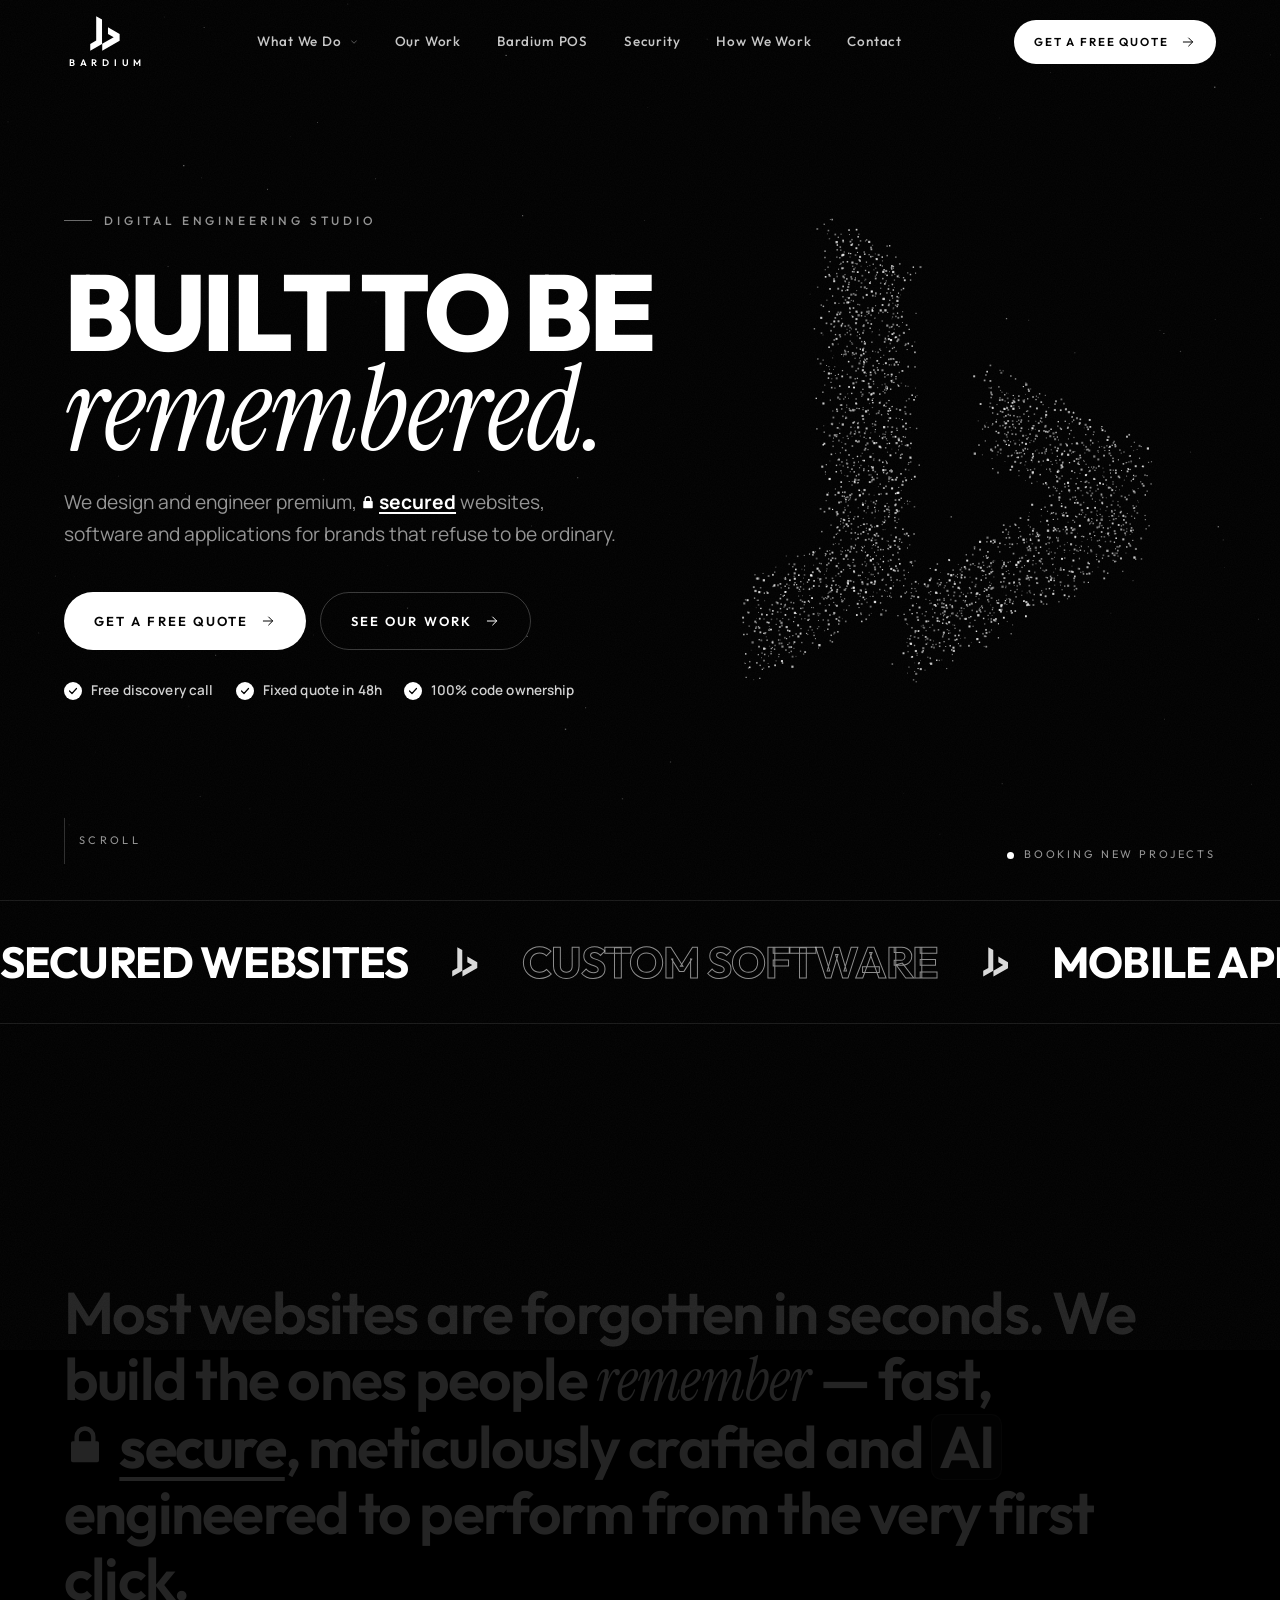
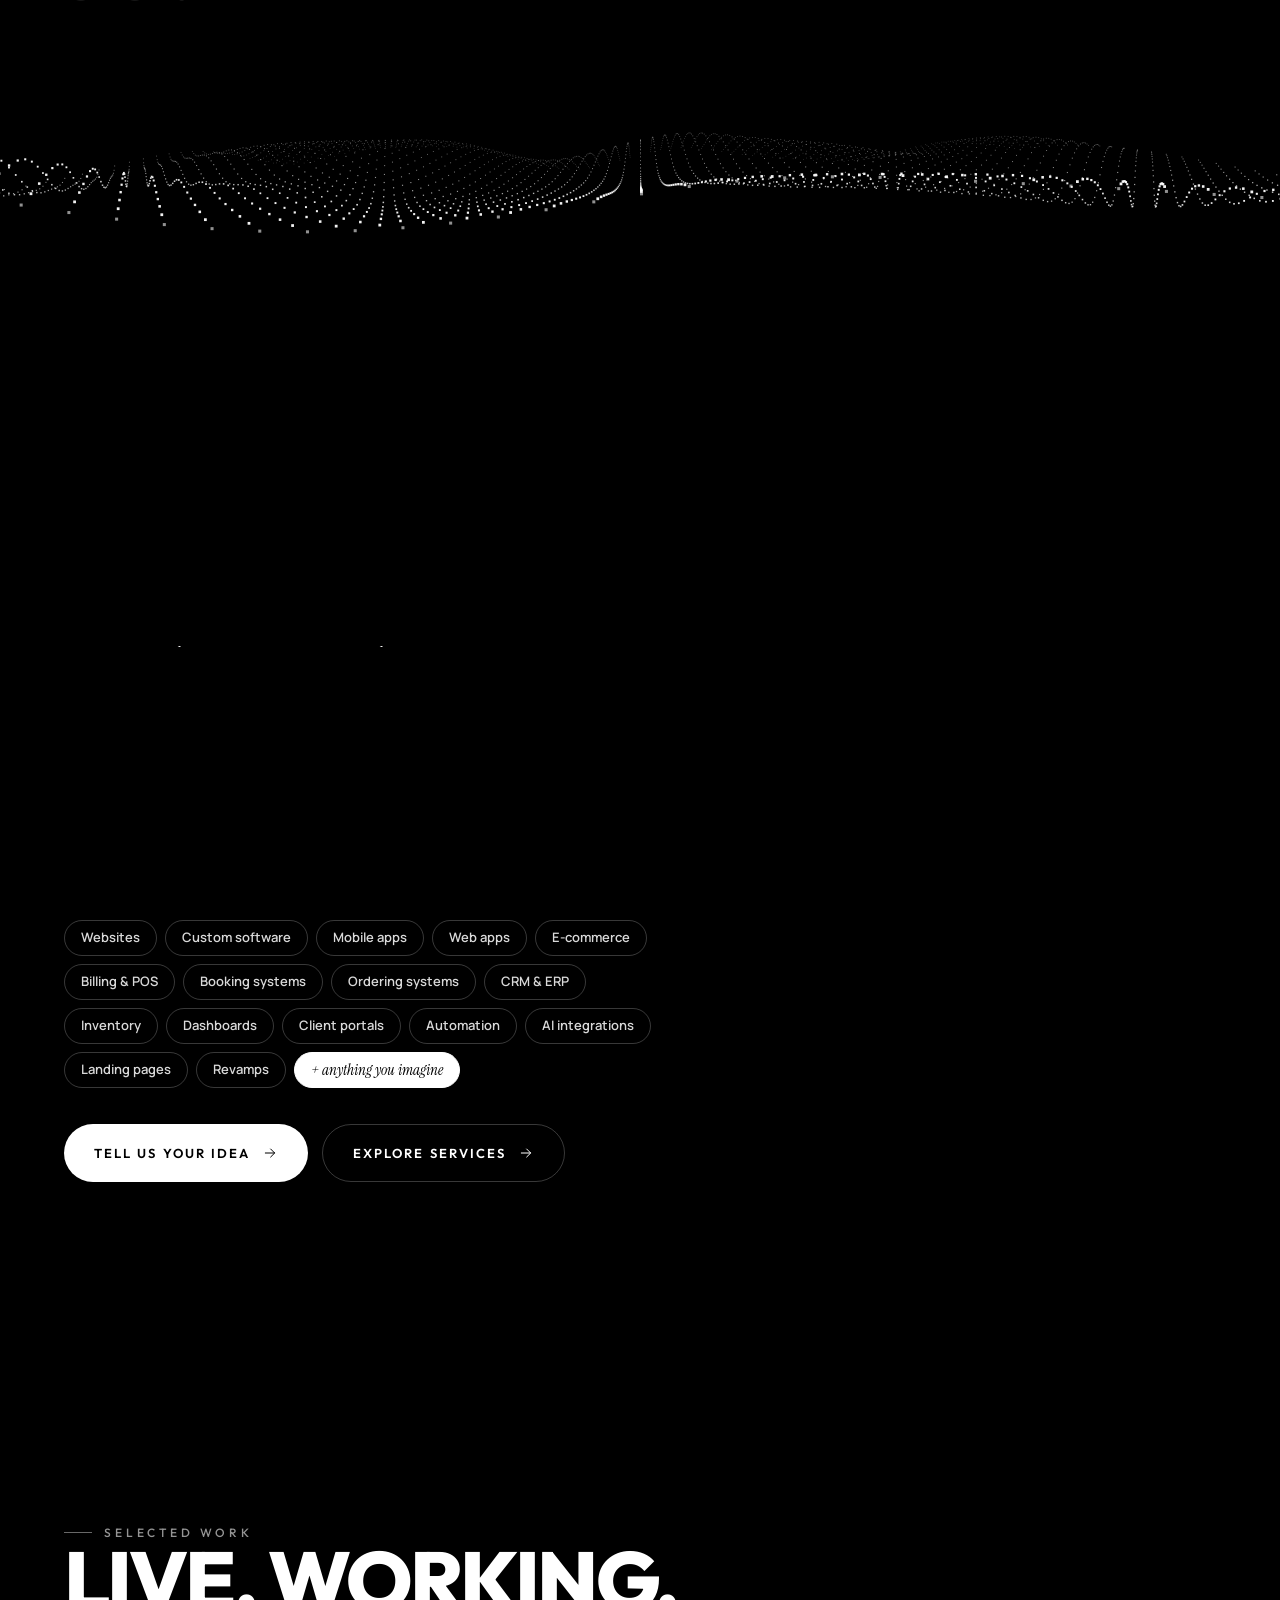
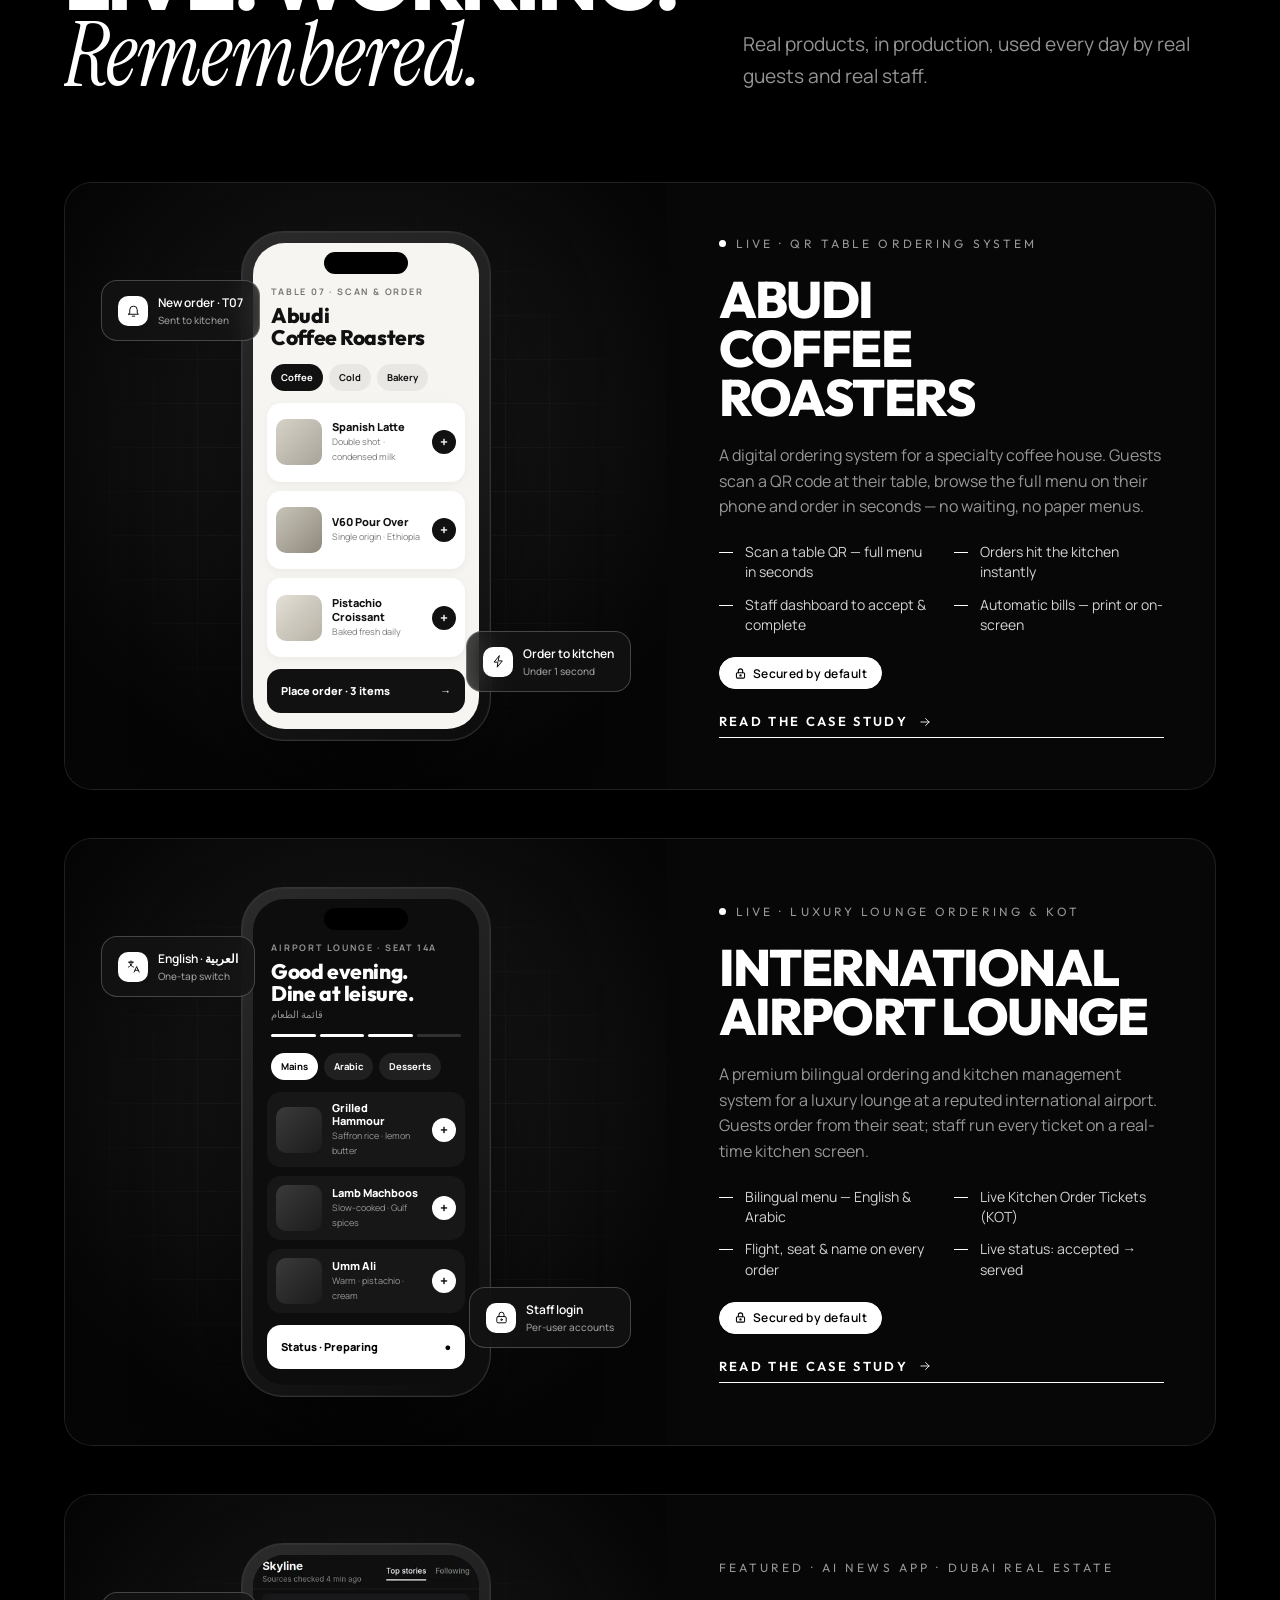
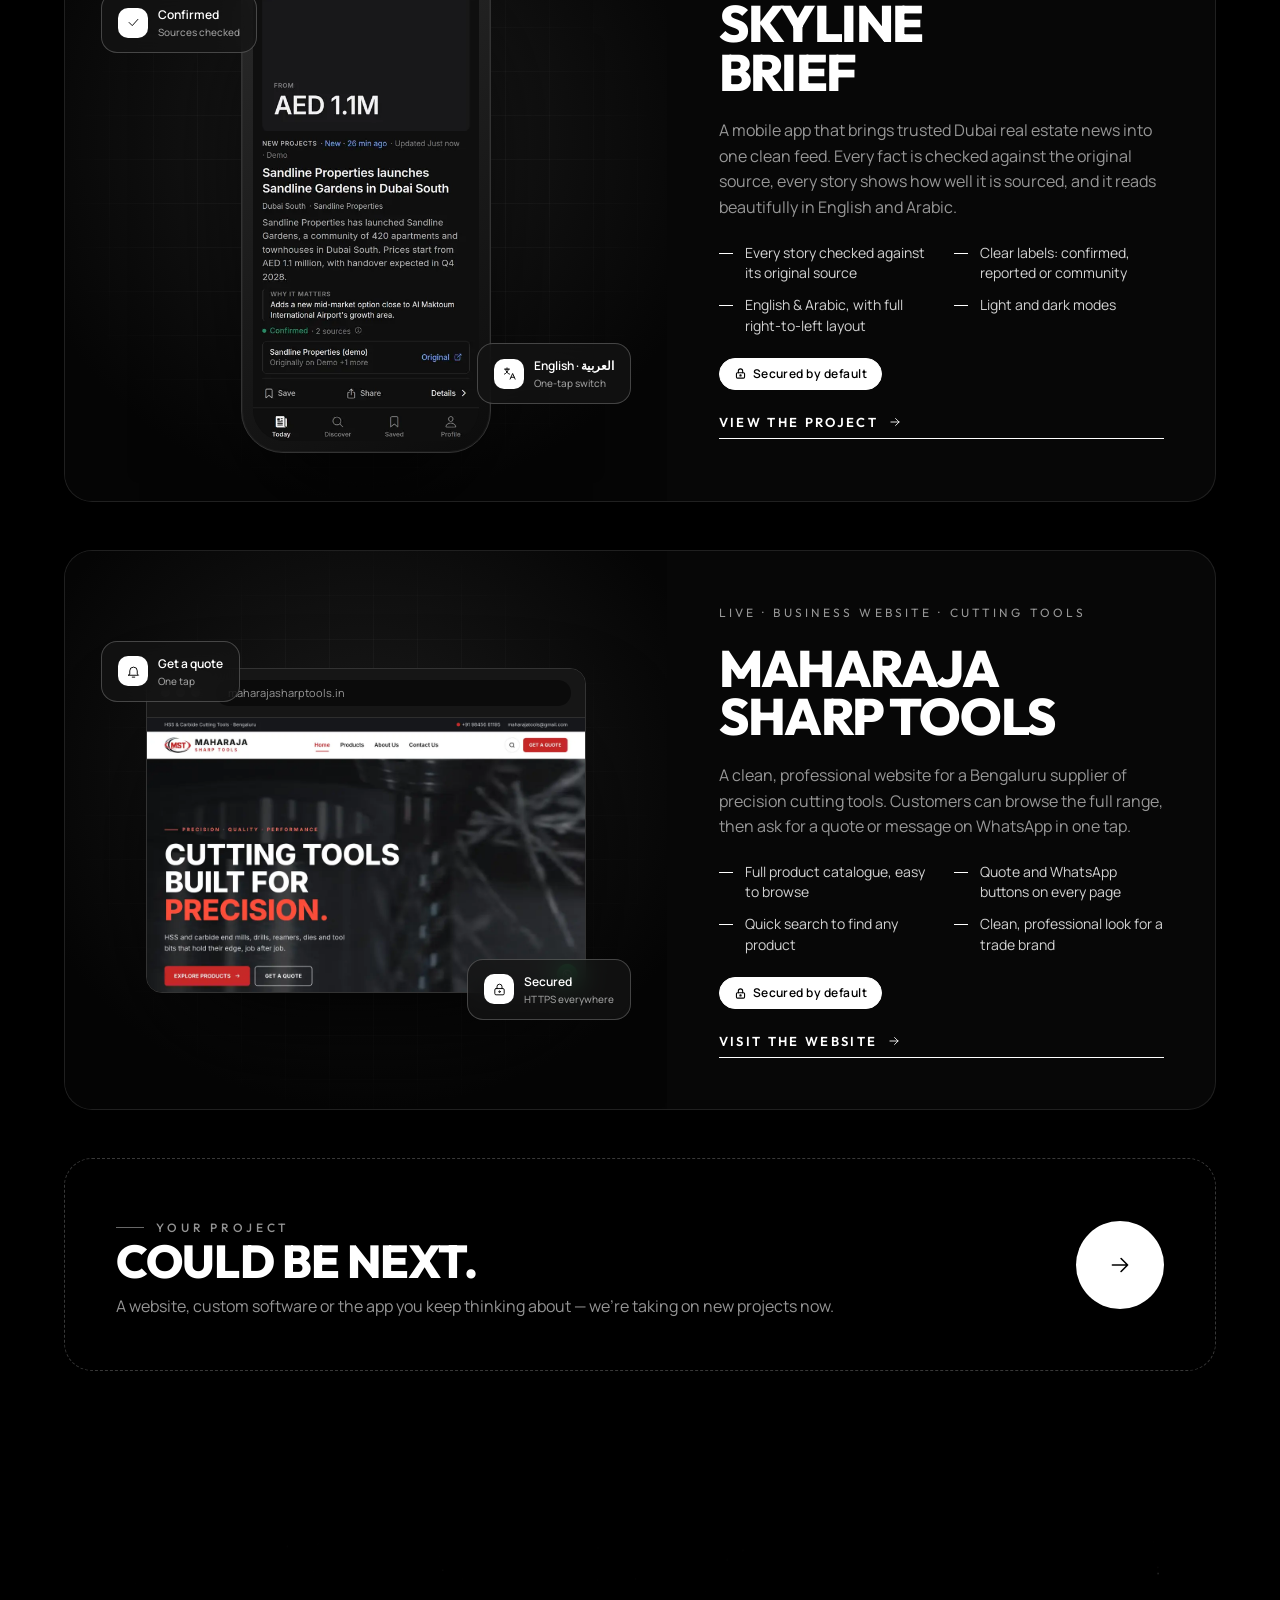
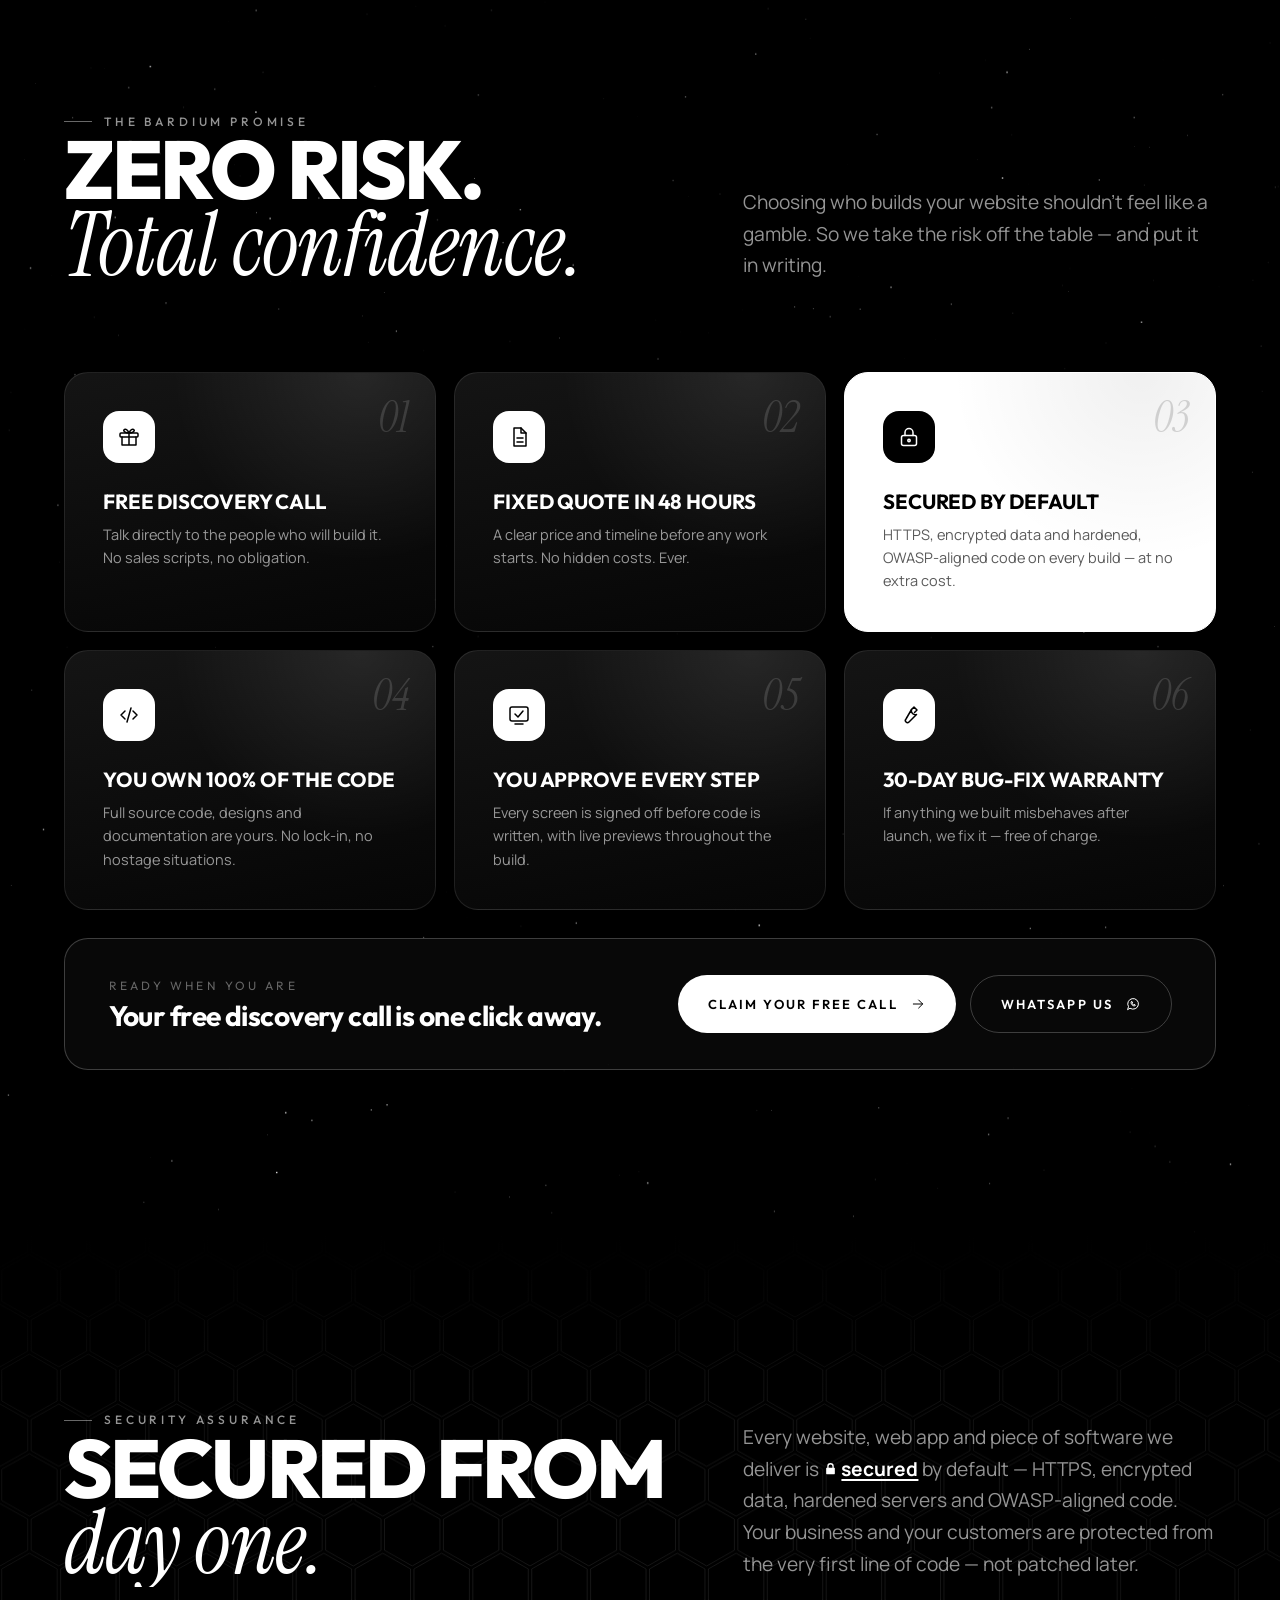
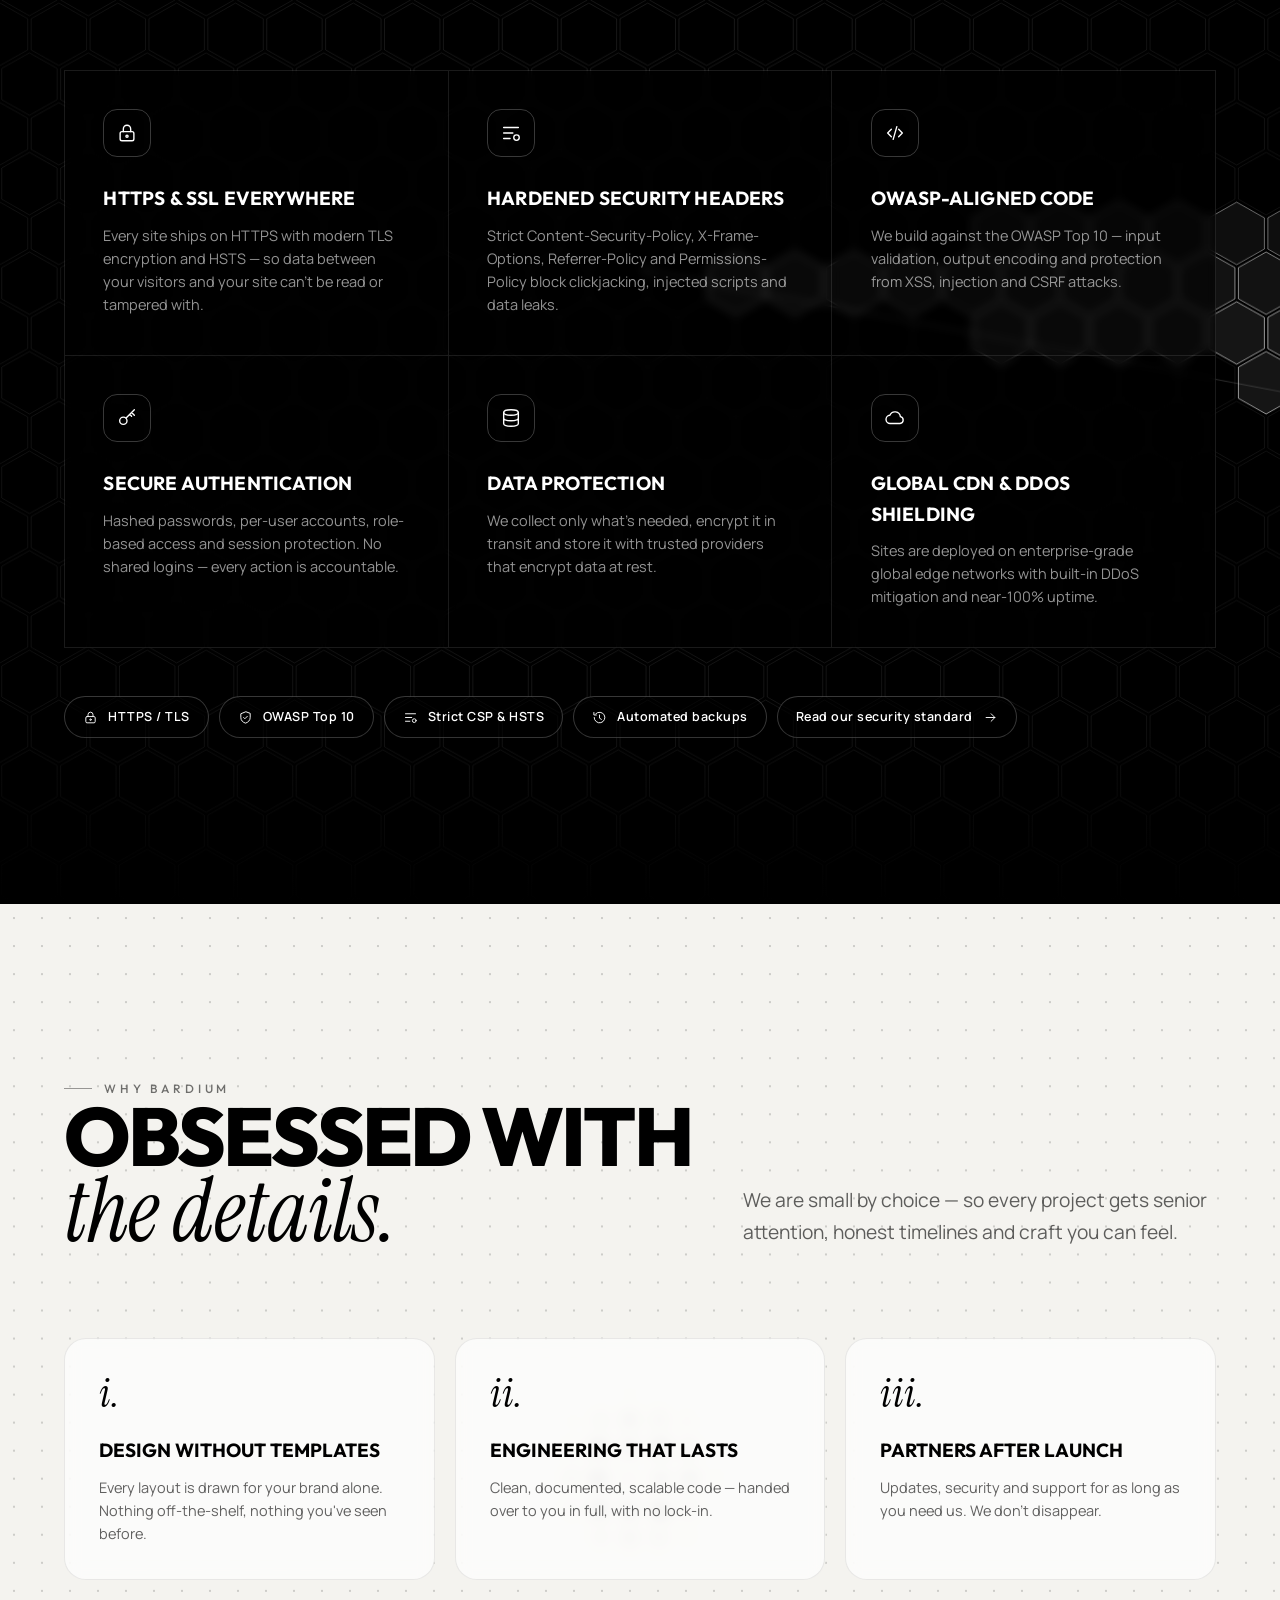
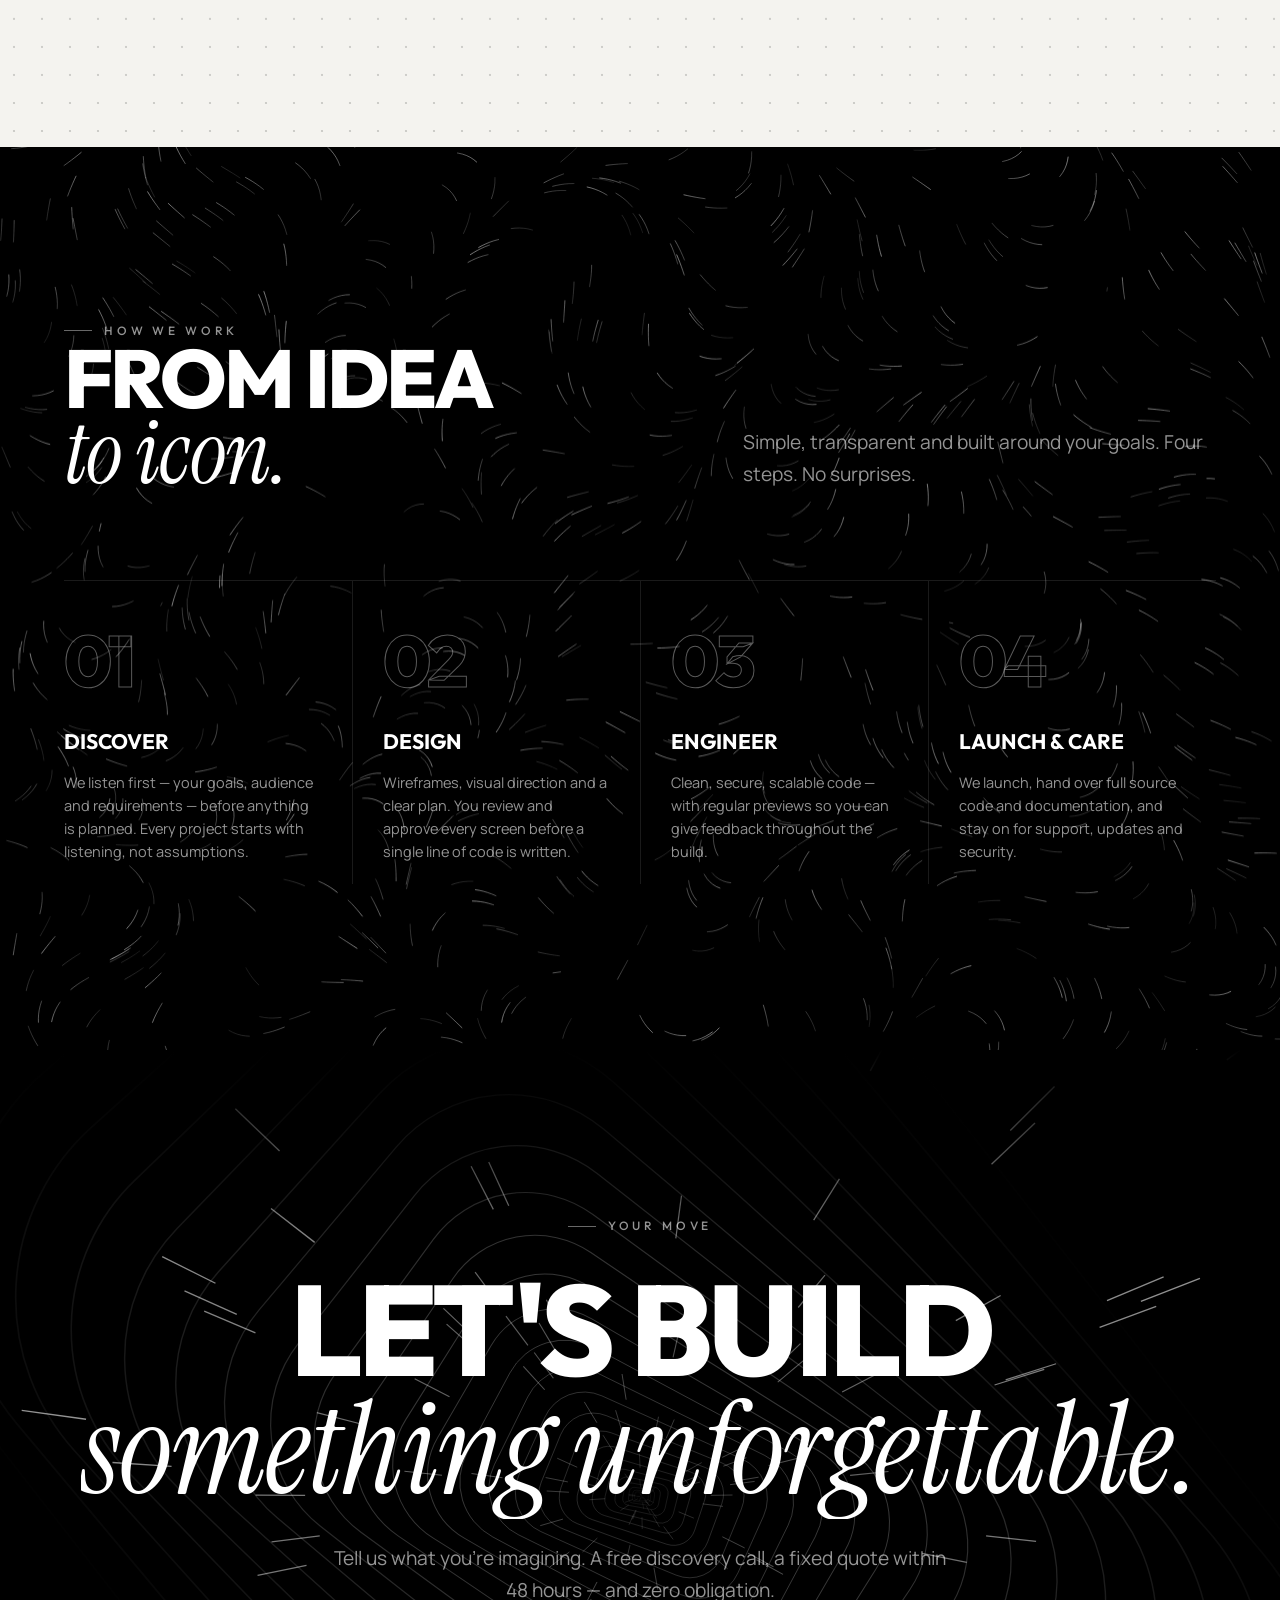
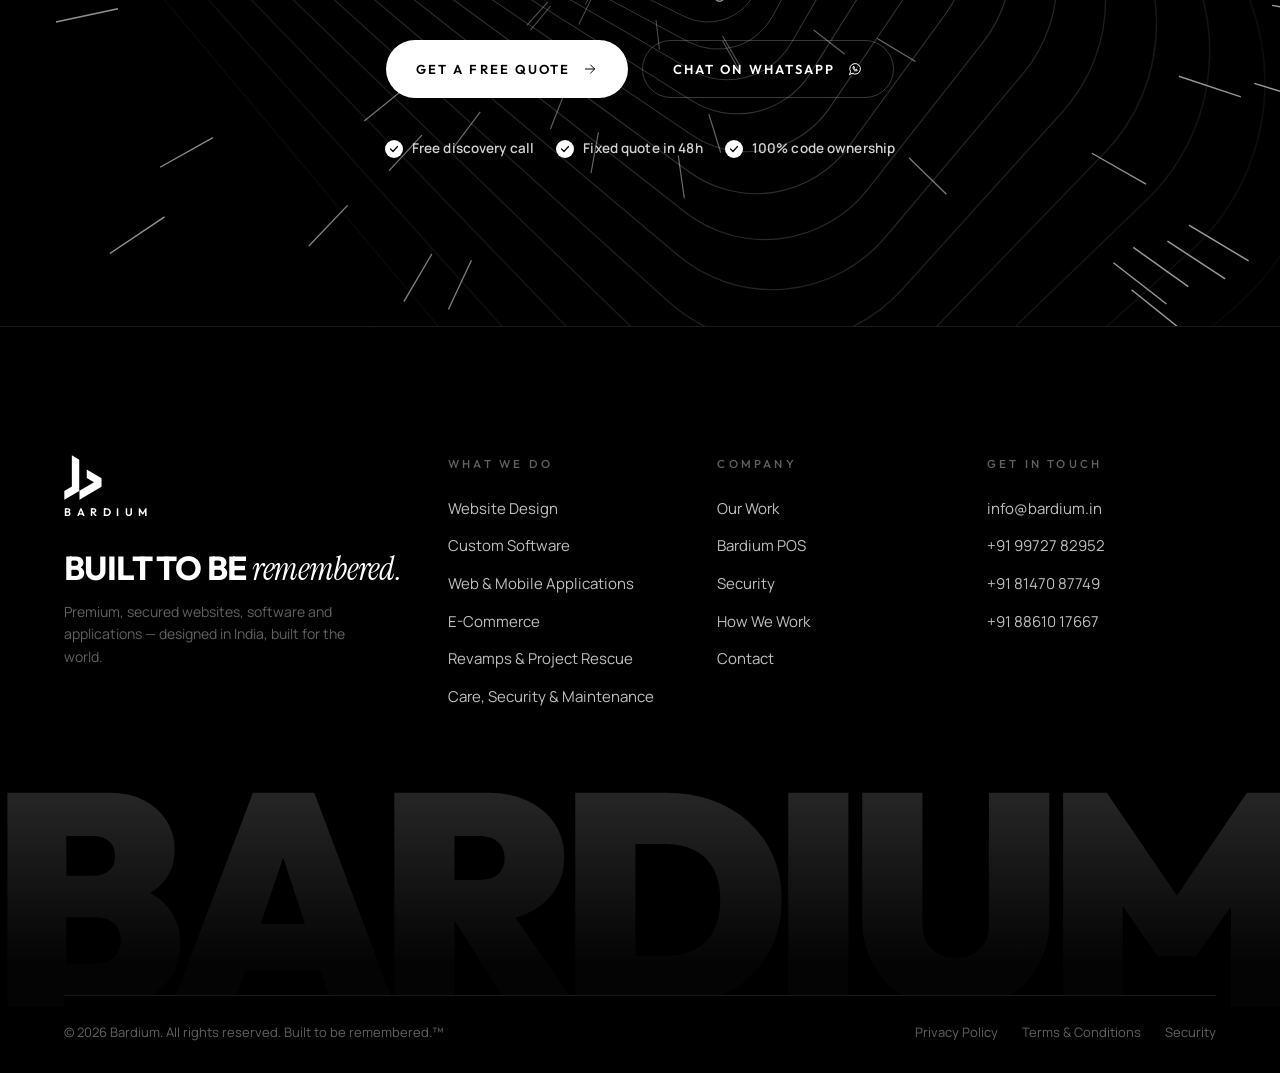
<file: index.html>
<!doctype html>
<html lang="en">
<head>
<meta charset="utf-8">
<meta name="viewport" content="width=device-width, initial-scale=1, viewport-fit=cover">
<title>Bardium — Built to be remembered. Premium websites &amp; web apps</title>
<meta name="description" content="Bardium designs and engineers premium, secured websites, custom software, web and mobile apps and e-commerce for brands that refuse to be ordinary.">
<meta name="theme-color" content="#000000">
<meta name="color-scheme" content="dark">
<link rel="canonical" href="https://bardium.in/">
<meta property="og:type" content="website">
<meta property="og:site_name" content="Bardium">
<meta property="og:title" content="Bardium — Built to be remembered. Premium websites &amp; web apps">
<meta property="og:description" content="Bardium designs and engineers premium, secured websites, custom software, web and mobile apps and e-commerce for brands that refuse to be ordinary.">
<meta property="og:url" content="https://bardium.in/">
<meta property="og:image" content="https://bardium.in/assets/img/og-image.png">
<meta name="twitter:card" content="summary_large_image">
<link rel="icon" href="assets/img/favicon.svg" type="image/svg+xml">
<link rel="apple-touch-icon" href="assets/img/apple-touch-icon.png">
<link rel="preload" href="assets/fonts/outfit-latin-800-normal.woff2" as="font" type="font/woff2" crossorigin>
<link rel="preload" href="assets/fonts/instrument-serif-latin-400-italic.woff2" as="font" type="font/woff2" crossorigin>
<link rel="stylesheet" href="assets/css/style.css?v=433b95d126">
<script src="assets/js/bg.js?v=c9fe0b66a0" defer></script>
<script src="assets/js/main.js?v=f510c6890e" defer></script>
<script type="application/ld+json">{"@context": "https://schema.org", "@type": "Organization", "name": "Bardium", "url": "https://bardium.in", "logo": "https://bardium.in/assets/img/apple-touch-icon.png", "slogan": "Built to be remembered.", "email": "info@bardium.in", "contactPoint": [{"@type": "ContactPoint", "telephone": "+91-9972782952", "contactType": "sales", "areaServed": "Worldwide", "availableLanguage": ["English", "Hindi"]}]}</script>
</head>
<body data-page="home">
<a class="skip-link" href="#main">Skip to content</a>
<div class="preloader" aria-hidden="true">
  <div class="preloader__inner">
    <svg class="preloader__mark" viewBox="4 2 121 141"><path d="M29.00,3.00 52.50,16.57 52.50,114.58 5.00,142.00 5.00,114.86 29.00,101.00Z M53.30,142.00 123.50,101.47 123.50,74.47 76.50,47.33 76.50,74.33 99.50,87.61 53.30,114.29Z"/></svg>
    <div class="preloader__word"><span>Bardium</span></div>
    <div class="preloader__bar"><i></i></div>
  </div>
</div>
<div class="page-fade" aria-hidden="true"></div>
<div class="grain" aria-hidden="true"></div>
<div class="cursor" aria-hidden="true"></div>
<div class="cursor-ring" aria-hidden="true"><span class="cursor-ring__label">View</span></div>

<header class="header">
  <div class="container header__inner">
    <a class="brand" href="index.html" aria-label="Bardium — home">
      <img class="brand__mark" src="assets/img/logo-mark-white.svg" alt="" width="30" height="35">
      <span class="brand__name">Bardium</span>
    </a>
    <nav class="nav" aria-label="Primary">
      <ul class="nav__list">
        <li class="nav__item nav__item--mega">
          <a class="nav__link" data-nav="services" href="services.html" aria-haspopup="true">What We Do <svg class="nav__chev" viewBox="0 0 24 24" fill="none" stroke="currentColor" stroke-width="1.5" stroke-linecap="round" stroke-linejoin="round" aria-hidden="true"><path d="m6 9 6 6 6-6"/></svg></a>
          <div class="mega" role="region" aria-label="What we do">
  <div class="container mega__inner">
    <div class="mega__intro">
      <h3>Crafted,<br>end to end.</h3>
      <p>If it runs on a screen, we build it — and secure it. From the first sketch to years after launch.</p>
      <p><a class="link-arrow" href="services.html">All services <svg viewBox="0 0 24 24" fill="none" stroke="currentColor" stroke-width="1.5" stroke-linecap="round" stroke-linejoin="round" aria-hidden="true"><path d="M5 12h14M13 6l6 6-6 6"/></svg></a></p>
    </div>
    <div class="mega__grid"><a class="mega__link" href="services.html#web"><span class="mega__num">01</span><span class="mega__title">Website Design &amp; Development <svg viewBox="0 0 24 24" fill="none" stroke="currentColor" stroke-width="1.5" stroke-linecap="round" stroke-linejoin="round" aria-hidden="true"><path d="M5 12h14M13 6l6 6-6 6"/></svg></span><span class="mega__desc">Bespoke, lightning-fast websites</span></a><a class="mega__link" href="services.html#software"><span class="mega__num">02</span><span class="mega__title">Custom Software Development <svg viewBox="0 0 24 24" fill="none" stroke="currentColor" stroke-width="1.5" stroke-linecap="round" stroke-linejoin="round" aria-hidden="true"><path d="M5 12h14M13 6l6 6-6 6"/></svg></span><span class="mega__desc">Any software, for any business</span></a><a class="mega__link" href="services.html#apps"><span class="mega__num">03</span><span class="mega__title">Web &amp; Mobile Applications <svg viewBox="0 0 24 24" fill="none" stroke="currentColor" stroke-width="1.5" stroke-linecap="round" stroke-linejoin="round" aria-hidden="true"><path d="M5 12h14M13 6l6 6-6 6"/></svg></span><span class="mega__desc">Apps for every screen</span></a><a class="mega__link" href="services.html#ecommerce"><span class="mega__num">04</span><span class="mega__title">E-Commerce <svg viewBox="0 0 24 24" fill="none" stroke="currentColor" stroke-width="1.5" stroke-linecap="round" stroke-linejoin="round" aria-hidden="true"><path d="M5 12h14M13 6l6 6-6 6"/></svg></span><span class="mega__desc">Storefronts that sell</span></a><a class="mega__link" href="services.html#revamp"><span class="mega__num">05</span><span class="mega__title">Revamps &amp; Project Rescue <svg viewBox="0 0 24 24" fill="none" stroke="currentColor" stroke-width="1.5" stroke-linecap="round" stroke-linejoin="round" aria-hidden="true"><path d="M5 12h14M13 6l6 6-6 6"/></svg></span><span class="mega__desc">Modernise or finish what was started</span></a><a class="mega__link" href="services.html#care"><span class="mega__num">06</span><span class="mega__title">Care, Security &amp; Maintenance <svg viewBox="0 0 24 24" fill="none" stroke="currentColor" stroke-width="1.5" stroke-linecap="round" stroke-linejoin="round" aria-hidden="true"><path d="M5 12h14M13 6l6 6-6 6"/></svg></span><span class="mega__desc">We stay after launch</span></a></div>
    <a class="mega__feature" href="security.html">
      <img class="mega__feature-icon" src="assets/img/logo-mark-white.svg" alt="" width="54" height="63">
      <h4>Secured by default</h4>
      <p>Every website and software we build is secured — HTTPS, encrypted data and OWASP-aligned code, at no extra cost.</p>
      <span class="link-arrow">Our security standard <svg viewBox="0 0 24 24" fill="none" stroke="currentColor" stroke-width="1.5" stroke-linecap="round" stroke-linejoin="round" aria-hidden="true"><path d="M5 12h14M13 6l6 6-6 6"/></svg></span>
    </a>
  </div>
</div>
        </li>
        <li class="nav__item"><a class="nav__link" data-nav="work" href="work.html">Our Work</a></li>
        <li class="nav__item"><a class="nav__link" data-nav="pos" href="pos.html">Bardium POS</a></li>
        <li class="nav__item"><a class="nav__link" data-nav="security" href="security.html">Security</a></li>
        <li class="nav__item"><a class="nav__link" data-nav="process" href="index.html#process">How We Work</a></li>
        <li class="nav__item"><a class="nav__link" data-nav="contact" href="contact.html">Contact</a></li>
      </ul>
    </nav>
    <div class="header__cta"><a class="btn btn--sm" href="contact.html"><span class="btn__label"><span>Get a free quote</span><span aria-hidden="true">Get a free quote</span></span><svg class="btn__arrow" viewBox="0 0 24 24" fill="none" stroke="currentColor" stroke-width="1.5" stroke-linecap="round" stroke-linejoin="round" aria-hidden="true"><path d="M5 12h14M13 6l6 6-6 6"/></svg></a></div>
  </div>
</header>
<nav class="dock" aria-label="Mobile navigation"><a class="dock__link" data-nav="home" href="index.html"><svg viewBox="0 0 24 24" fill="none" stroke="currentColor" stroke-width="1.5" stroke-linecap="round" stroke-linejoin="round" aria-hidden="true"><path d="M4 11 12 4l8 7v8a1 1 0 0 1-1 1h-4v-6h-6v6H5a1 1 0 0 1-1-1z"/></svg><span>Home</span></a><a class="dock__link" data-nav="services" href="services.html"><svg viewBox="0 0 24 24" fill="none" stroke="currentColor" stroke-width="1.5" stroke-linecap="round" stroke-linejoin="round" aria-hidden="true"><rect x="4" y="4" width="7" height="7" rx="1.5"/><rect x="13" y="4" width="7" height="7" rx="1.5"/><rect x="4" y="13" width="7" height="7" rx="1.5"/><rect x="13" y="13" width="7" height="7" rx="1.5"/></svg><span>Services</span></a><a class="dock__link" data-nav="work" href="work.html"><svg viewBox="0 0 24 24" fill="none" stroke="currentColor" stroke-width="1.5" stroke-linecap="round" stroke-linejoin="round" aria-hidden="true"><rect x="3" y="7" width="18" height="13" rx="2"/><path d="M9 7V5a1 1 0 0 1 1-1h4a1 1 0 0 1 1 1v2M3 13h18"/></svg><span>Work</span></a><a class="dock__link" data-nav="pos" href="pos.html"><svg viewBox="0 0 24 24" fill="none" stroke="currentColor" stroke-width="1.5" stroke-linecap="round" stroke-linejoin="round" aria-hidden="true"><path d="M3 4h2l2.4 11.2a2 2 0 0 0 2 1.6h7.7a2 2 0 0 0 2-1.5L21 8H6"/><circle cx="10" cy="20" r="1"/><circle cx="18" cy="20" r="1"/></svg><span>POS</span></a><a class="dock__link" data-nav="security" href="security.html"><svg viewBox="0 0 24 24" fill="none" stroke="currentColor" stroke-width="1.5" stroke-linecap="round" stroke-linejoin="round" aria-hidden="true"><path d="M12 3 4.5 6v6c0 4.5 3.2 7.8 7.5 9 4.3-1.2 7.5-4.5 7.5-9V6z"/><path d="m9 12 2 2 4-4"/></svg><span>Security</span></a><a class="dock__link" data-nav="contact" href="contact.html"><svg viewBox="0 0 24 24" fill="none" stroke="currentColor" stroke-width="1.5" stroke-linecap="round" stroke-linejoin="round" aria-hidden="true"><rect x="3" y="5" width="18" height="14" rx="2"/><path d="m4 7 8 6 8-6"/></svg><span>Contact</span></a></nav>
<main id="main">
<section class="hero" aria-label="Introduction">
  <canvas class="bg-canvas" data-bg="logo" aria-hidden="true"></canvas>
  <div class="container">
    <div class="hero__content">
      <p class="eyebrow hero__eyebrow" data-reveal>Digital engineering studio</p>
      <h1 class="display h1 hero__title" data-split>Built to be<br><span class="serif">remembered.</span></h1>
      <p class="lead hero__sub" data-reveal data-delay=".25">We design and engineer premium, <span class="hl-secure" tabindex="0" data-tip="HTTPS · Encrypted data · OWASP-aligned code">secured</span> websites, software and applications for brands that refuse to be ordinary.</p>
      <div class="btn-row" data-reveal data-delay=".35"><a class="btn " href="contact.html"><span class="btn__label"><span>Get a free quote</span><span aria-hidden="true">Get a free quote</span></span><svg class="btn__arrow" viewBox="0 0 24 24" fill="none" stroke="currentColor" stroke-width="1.5" stroke-linecap="round" stroke-linejoin="round" aria-hidden="true"><path d="M5 12h14M13 6l6 6-6 6"/></svg></a><a class="btn btn--ghost" href="work.html"><span class="btn__label"><span>See our work</span><span aria-hidden="true">See our work</span></span><svg class="btn__arrow" viewBox="0 0 24 24" fill="none" stroke="currentColor" stroke-width="1.5" stroke-linecap="round" stroke-linejoin="round" aria-hidden="true"><path d="M5 12h14M13 6l6 6-6 6"/></svg></a></div>
      <div data-reveal data-delay=".45"><ul class="trust-row "><li><svg viewBox="0 0 24 24" fill="none" stroke="currentColor" stroke-width="1.5" stroke-linecap="round" stroke-linejoin="round" aria-hidden="true"><path d="m5 12 5 5 9-10"/></svg>Free discovery call</li><li><svg viewBox="0 0 24 24" fill="none" stroke="currentColor" stroke-width="1.5" stroke-linecap="round" stroke-linejoin="round" aria-hidden="true"><path d="m5 12 5 5 9-10"/></svg>Fixed quote in 48h</li><li><svg viewBox="0 0 24 24" fill="none" stroke="currentColor" stroke-width="1.5" stroke-linecap="round" stroke-linejoin="round" aria-hidden="true"><path d="m5 12 5 5 9-10"/></svg>100% code ownership</li></ul></div>
    </div>
  </div>
  <div class="hero__meta">
    <div class="container">
      <span class="scroll-cue"><span class="scroll-cue__line"></span>Scroll</span>
      <span class="avail"><span class="live-dot"></span>Booking new projects</span>
    </div>
  </div>
</section>

<div class="marquee" aria-hidden="true"><div class="marquee__track"><div class="marquee__group"><span class="marquee__item">Secured websites<svg class="marquee__star" viewBox="4 2 121 141" aria-hidden="true"><path fill="#fff" d="M29.00,3.00 52.50,16.57 52.50,114.58 5.00,142.00 5.00,114.86 29.00,101.00Z M53.30,142.00 123.50,101.47 123.50,74.47 76.50,47.33 76.50,74.33 99.50,87.61 53.30,114.29Z"/></svg></span><span class="marquee__item">Custom software<svg class="marquee__star" viewBox="4 2 121 141" aria-hidden="true"><path fill="#fff" d="M29.00,3.00 52.50,16.57 52.50,114.58 5.00,142.00 5.00,114.86 29.00,101.00Z M53.30,142.00 123.50,101.47 123.50,74.47 76.50,47.33 76.50,74.33 99.50,87.61 53.30,114.29Z"/></svg></span><span class="marquee__item">Mobile apps<svg class="marquee__star" viewBox="4 2 121 141" aria-hidden="true"><path fill="#fff" d="M29.00,3.00 52.50,16.57 52.50,114.58 5.00,142.00 5.00,114.86 29.00,101.00Z M53.30,142.00 123.50,101.47 123.50,74.47 76.50,47.33 76.50,74.33 99.50,87.61 53.30,114.29Z"/></svg></span><span class="marquee__item">Secured software<svg class="marquee__star" viewBox="4 2 121 141" aria-hidden="true"><path fill="#fff" d="M29.00,3.00 52.50,16.57 52.50,114.58 5.00,142.00 5.00,114.86 29.00,101.00Z M53.30,142.00 123.50,101.47 123.50,74.47 76.50,47.33 76.50,74.33 99.50,87.61 53.30,114.29Z"/></svg></span><span class="marquee__item">E-commerce<svg class="marquee__star" viewBox="4 2 121 141" aria-hidden="true"><path fill="#fff" d="M29.00,3.00 52.50,16.57 52.50,114.58 5.00,142.00 5.00,114.86 29.00,101.00Z M53.30,142.00 123.50,101.47 123.50,74.47 76.50,47.33 76.50,74.33 99.50,87.61 53.30,114.29Z"/></svg></span><span class="marquee__item">Secured by default<svg class="marquee__star" viewBox="4 2 121 141" aria-hidden="true"><path fill="#fff" d="M29.00,3.00 52.50,16.57 52.50,114.58 5.00,142.00 5.00,114.86 29.00,101.00Z M53.30,142.00 123.50,101.47 123.50,74.47 76.50,47.33 76.50,74.33 99.50,87.61 53.30,114.29Z"/></svg></span></div><div class="marquee__group"><span class="marquee__item">Secured websites<svg class="marquee__star" viewBox="4 2 121 141" aria-hidden="true"><path fill="#fff" d="M29.00,3.00 52.50,16.57 52.50,114.58 5.00,142.00 5.00,114.86 29.00,101.00Z M53.30,142.00 123.50,101.47 123.50,74.47 76.50,47.33 76.50,74.33 99.50,87.61 53.30,114.29Z"/></svg></span><span class="marquee__item">Custom software<svg class="marquee__star" viewBox="4 2 121 141" aria-hidden="true"><path fill="#fff" d="M29.00,3.00 52.50,16.57 52.50,114.58 5.00,142.00 5.00,114.86 29.00,101.00Z M53.30,142.00 123.50,101.47 123.50,74.47 76.50,47.33 76.50,74.33 99.50,87.61 53.30,114.29Z"/></svg></span><span class="marquee__item">Mobile apps<svg class="marquee__star" viewBox="4 2 121 141" aria-hidden="true"><path fill="#fff" d="M29.00,3.00 52.50,16.57 52.50,114.58 5.00,142.00 5.00,114.86 29.00,101.00Z M53.30,142.00 123.50,101.47 123.50,74.47 76.50,47.33 76.50,74.33 99.50,87.61 53.30,114.29Z"/></svg></span><span class="marquee__item">Secured software<svg class="marquee__star" viewBox="4 2 121 141" aria-hidden="true"><path fill="#fff" d="M29.00,3.00 52.50,16.57 52.50,114.58 5.00,142.00 5.00,114.86 29.00,101.00Z M53.30,142.00 123.50,101.47 123.50,74.47 76.50,47.33 76.50,74.33 99.50,87.61 53.30,114.29Z"/></svg></span><span class="marquee__item">E-commerce<svg class="marquee__star" viewBox="4 2 121 141" aria-hidden="true"><path fill="#fff" d="M29.00,3.00 52.50,16.57 52.50,114.58 5.00,142.00 5.00,114.86 29.00,101.00Z M53.30,142.00 123.50,101.47 123.50,74.47 76.50,47.33 76.50,74.33 99.50,87.61 53.30,114.29Z"/></svg></span><span class="marquee__item">Secured by default<svg class="marquee__star" viewBox="4 2 121 141" aria-hidden="true"><path fill="#fff" d="M29.00,3.00 52.50,16.57 52.50,114.58 5.00,142.00 5.00,114.86 29.00,101.00Z M53.30,142.00 123.50,101.47 123.50,74.47 76.50,47.33 76.50,74.33 99.50,87.61 53.30,114.29Z"/></svg></span></div></div></div>

<section class="section manifesto" aria-label="Manifesto">
  <canvas class="bg-canvas" data-bg="wave" data-horizon="0.78" data-cam="120" aria-hidden="true"></canvas>
  <div class="container">
    <p class="eyebrow" data-reveal>Our belief</p>
    <p class="manifesto__text" data-scrub>Most websites are forgotten in seconds. We build the ones people <span class="serif">remember</span> — fast, <span class="w-keep hl-secure" tabindex="0" data-tip="HTTPS · Encrypted data · OWASP-aligned code">secure</span>, meticulously crafted and <span class="w-keep ai-flip" tabindex="0" role="button" aria-label="AI — tap to flip"><span class="ai-flip__in"><span>AI</span><span>SI</span></span></span> engineered to perform from the very first click.</p>
    <div class="manifesto__sign" data-reveal><img src="assets/img/logo-mark-white.svg" alt="" width="22" height="26"> The Bardium standard</div>
  </div>
</section>

<section class="section crafted" id="services" aria-label="Services">
  <div class="container crafted__grid">
    <div class="crafted__text">
      <h2 class="display h2" data-split>Crafted,<br><span class="serif">end to end.</span></h2>
      <p class="lead" data-reveal data-delay=".15">Whatever you can imagine, we can build. Websites, custom software, web and mobile apps, online stores, booking and billing systems, dashboards and automation — for any business, in any industry.</p>
      <p class="crafted__sub" data-reveal data-delay=".2">One team takes your idea from the first sketch to launch — designing it, engineering it, keeping it <span class="hl-secure" tabindex="0" data-tip="HTTPS · Encrypted data · OWASP-aligned code">secured</span> and looking after it for years to come. If it runs on a screen, Bardium builds it.</p>
      <ul class="caps" data-reveal data-delay=".25"><li>Websites</li><li>Custom software</li><li>Mobile apps</li><li>Web apps</li><li>E-commerce</li><li>Billing &amp; POS</li><li>Booking systems</li><li>Ordering systems</li><li>CRM &amp; ERP</li><li>Inventory</li><li>Dashboards</li><li>Client portals</li><li>Automation</li><li>AI integrations</li><li>Landing pages</li><li>Revamps</li><li class="caps__more">+ anything you imagine</li></ul>
      <div class="btn-row" data-reveal data-delay=".3"><a class="btn " href="contact.html"><span class="btn__label"><span>Tell us your idea</span><span aria-hidden="true">Tell us your idea</span></span><svg class="btn__arrow" viewBox="0 0 24 24" fill="none" stroke="currentColor" stroke-width="1.5" stroke-linecap="round" stroke-linejoin="round" aria-hidden="true"><path d="M5 12h14M13 6l6 6-6 6"/></svg></a><a class="btn btn--ghost" href="services.html"><span class="btn__label"><span>Explore services</span><span aria-hidden="true">Explore services</span></span><svg class="btn__arrow" viewBox="0 0 24 24" fill="none" stroke="currentColor" stroke-width="1.5" stroke-linecap="round" stroke-linejoin="round" aria-hidden="true"><path d="M5 12h14M13 6l6 6-6 6"/></svg></a></div>
    </div>
    <div class="crafted__visual" data-reveal="fade"><canvas data-bg="sphere" data-r="0.34" aria-hidden="true"></canvas></div>
  </div>
</section>

<section class="section" id="work" aria-label="Selected work">
  <div class="container">
    <div class="section-head section-head--split">
      <div><p class="eyebrow" data-reveal>Selected work</p><h2 class="display h2" data-split>Live. Working.<br><span class="serif">Remembered.</span></h2></div>
      <p class="lead" data-reveal data-delay=".15">Real products, in production, used every day by real guests and real staff.</p>
    </div>
    <div class="work-list">
      <article class="work-card" id="abudi" data-reveal>
  <div class="work-card__visual" data-cursor="Live"><div class="phone" aria-hidden="true"><div class="phone__screen"><span class="phone__notch"></span>
  <div class="ui-top"><div class="ui-kicker">Table 07 · Scan &amp; order</div><div class="ui-title">Abudi<br>Coffee Roasters</div></div>
  <div class="ui-tabs"><span class="ui-tab is-on">Coffee</span><span class="ui-tab">Cold</span><span class="ui-tab">Bakery</span></div>
  <div class="ui-list">
    <div class="ui-item"><span class="ui-thumb"></span><div><div class="ui-name">Spanish Latte</div><div class="ui-sub">Double shot · condensed milk</div></div><span class="ui-add">+</span></div>
    <div class="ui-item"><span class="ui-thumb ui-thumb--b"></span><div><div class="ui-name">V60 Pour Over</div><div class="ui-sub">Single origin · Ethiopia</div></div><span class="ui-add">+</span></div>
    <div class="ui-item"><span class="ui-thumb ui-thumb--c"></span><div><div class="ui-name">Pistachio Croissant</div><div class="ui-sub">Baked fresh daily</div></div><span class="ui-add">+</span></div>
  </div>
  <div class="ui-cta"><span>Place order · 3 items</span><span>→</span></div>
</div></div><div class="float-chip float-chip--a" aria-hidden="true"><span class="float-chip__ic"><svg viewBox="0 0 24 24" fill="none" stroke="currentColor" stroke-width="1.5" stroke-linecap="round" stroke-linejoin="round" aria-hidden="true"><path d="M6 16V11a6 6 0 0 1 12 0v5l2 2H4z"/><path d="M10 21h4"/></svg></span><span>New order · T07<small>Sent to kitchen</small></span></div><div class="float-chip float-chip--b" aria-hidden="true"><span class="float-chip__ic"><svg viewBox="0 0 24 24" fill="none" stroke="currentColor" stroke-width="1.5" stroke-linecap="round" stroke-linejoin="round" aria-hidden="true"><path d="M13 3 5 13h6l-1 8 8-10h-6z"/></svg></span><span>Order to kitchen<small>Under 1 second</small></span></div></div>
  <div class="work-card__body">
    <span class="work-card__tag"><span class="live-dot"></span> Live · QR Table Ordering System</span>
    <h3>Abudi<br>Coffee Roasters</h3>
    <p>A digital ordering system for a specialty coffee house. Guests scan a QR code at their table, browse the full menu on their phone and order in seconds — no waiting, no paper menus.</p>
    <ul class="feature-list"><li>Scan a table QR — full menu in seconds</li><li>Orders hit the kitchen instantly</li><li>Staff dashboard to accept &amp; complete</li><li>Automatic bills — print or on-screen</li></ul>
    <div class="chips"><span class="chip chip--secure"><svg viewBox="0 0 24 24" fill="none" stroke="currentColor" stroke-width="1.5" stroke-linecap="round" stroke-linejoin="round" aria-hidden="true"><rect x="4.5" y="10.5" width="15" height="10" rx="2"/><path d="M8 10.5V7.5a4 4 0 0 1 8 0v3"/><circle cx="12" cy="15.5" r="1.2"/></svg> Secured by default</span></div>
    
    <a class="link-arrow" href="work.html#abudi">Read the case study <svg viewBox="0 0 24 24" fill="none" stroke="currentColor" stroke-width="1.5" stroke-linecap="round" stroke-linejoin="round" aria-hidden="true"><path d="M5 12h14M13 6l6 6-6 6"/></svg></a>
  </div>
</article>
      <article class="work-card" id="lounge" data-reveal>
  <div class="work-card__visual" data-cursor="Live"><div class="phone phone--dark" aria-hidden="true"><div class="phone__screen"><span class="phone__notch"></span>
  <div class="ui-top"><div class="ui-kicker">Airport Lounge · Seat 14A</div><div class="ui-title">Good evening.<br>Dine at leisure.</div><div class="ui-ar">قائمة الطعام</div></div>
  <div class="ui-status"><i class="on"></i><i class="on"></i><i class="on"></i><i></i></div>
  <div class="ui-tabs"><span class="ui-tab is-on">Mains</span><span class="ui-tab">Arabic</span><span class="ui-tab">Desserts</span></div>
  <div class="ui-list">
    <div class="ui-item"><span class="ui-thumb"></span><div><div class="ui-name">Grilled Hammour</div><div class="ui-sub">Saffron rice · lemon butter</div></div><span class="ui-add">+</span></div>
    <div class="ui-item"><span class="ui-thumb"></span><div><div class="ui-name">Lamb Machboos</div><div class="ui-sub">Slow-cooked · Gulf spices</div></div><span class="ui-add">+</span></div>
    <div class="ui-item"><span class="ui-thumb"></span><div><div class="ui-name">Umm Ali</div><div class="ui-sub">Warm · pistachio · cream</div></div><span class="ui-add">+</span></div>
  </div>
  <div class="ui-cta"><span>Status · Preparing</span><span>●</span></div>
</div></div><div class="float-chip float-chip--a" aria-hidden="true"><span class="float-chip__ic"><svg viewBox="0 0 24 24" fill="none" stroke="currentColor" stroke-width="1.5" stroke-linecap="round" stroke-linejoin="round" aria-hidden="true"><path d="M4 5h8M8 3v2M6 5c0 4 3 7 6 8M10 5c0 3-3 7-6 8"/><path d="m13 21 4-9 4 9M14.5 18h5"/></svg></span><span>English · العربية<small>One-tap switch</small></span></div><div class="float-chip float-chip--b" aria-hidden="true"><span class="float-chip__ic"><svg viewBox="0 0 24 24" fill="none" stroke="currentColor" stroke-width="1.5" stroke-linecap="round" stroke-linejoin="round" aria-hidden="true"><rect x="4.5" y="10.5" width="15" height="10" rx="2"/><path d="M8 10.5V7.5a4 4 0 0 1 8 0v3"/><circle cx="12" cy="15.5" r="1.2"/></svg></span><span>Staff login<small>Per-user accounts</small></span></div></div>
  <div class="work-card__body">
    <span class="work-card__tag"><span class="live-dot"></span> Live · Luxury Lounge Ordering &amp; KOT</span>
    <h3>International<br>Airport Lounge</h3>
    <p>A premium bilingual ordering and kitchen management system for a luxury lounge at a reputed international airport. Guests order from their seat; staff run every ticket on a real-time kitchen screen.</p>
    <ul class="feature-list"><li>Bilingual menu — English &amp; Arabic</li><li>Live Kitchen Order Tickets (KOT)</li><li>Flight, seat &amp; name on every order</li><li>Live status: accepted → served</li></ul>
    <div class="chips"><span class="chip chip--secure"><svg viewBox="0 0 24 24" fill="none" stroke="currentColor" stroke-width="1.5" stroke-linecap="round" stroke-linejoin="round" aria-hidden="true"><rect x="4.5" y="10.5" width="15" height="10" rx="2"/><path d="M8 10.5V7.5a4 4 0 0 1 8 0v3"/><circle cx="12" cy="15.5" r="1.2"/></svg> Secured by default</span></div>
    
    <a class="link-arrow" href="work.html#lounge">Read the case study <svg viewBox="0 0 24 24" fill="none" stroke="currentColor" stroke-width="1.5" stroke-linecap="round" stroke-linejoin="round" aria-hidden="true"><path d="M5 12h14M13 6l6 6-6 6"/></svg></a>
  </div>
</article>
      <article class="work-card" id="skyline" data-reveal>
  <a class="work-card__visual" href="https://skyline-brief-web.onrender.com" target="_blank" rel="noopener noreferrer" data-cursor="Open" aria-label="Open Skyline Brief (opens in a new tab)"><div class="phone phone--shot" aria-hidden="true"><div class="phone__screen"><img src="assets/img/skyline-brief-app.webp" alt="" width="390" height="844" loading="lazy" decoding="async"></div></div><div class="float-chip float-chip--a" aria-hidden="true"><span class="float-chip__ic"><svg viewBox="0 0 24 24" fill="none" stroke="currentColor" stroke-width="1.5" stroke-linecap="round" stroke-linejoin="round" aria-hidden="true"><path d="m5 12 5 5 9-10"/></svg></span><span>Confirmed<small>Sources checked</small></span></div><div class="float-chip float-chip--b" aria-hidden="true"><span class="float-chip__ic"><svg viewBox="0 0 24 24" fill="none" stroke="currentColor" stroke-width="1.5" stroke-linecap="round" stroke-linejoin="round" aria-hidden="true"><path d="M4 5h8M8 3v2M6 5c0 4 3 7 6 8M10 5c0 3-3 7-6 8"/><path d="m13 21 4-9 4 9M14.5 18h5"/></svg></span><span>English · العربية<small>One-tap switch</small></span></div></a>
  <div class="work-card__body">
    <span class="work-card__tag">Featured · AI News App · Dubai Real Estate</span>
    <h3>Skyline<br>Brief</h3>
    <p>A mobile app that brings trusted Dubai real estate news into one clean feed. Every fact is checked against the original source, every story shows how well it is sourced, and it reads beautifully in English and Arabic.</p>
    <ul class="feature-list"><li>Every story checked against its original source</li><li>Clear labels: confirmed, reported or community</li><li>English &amp; Arabic, with full right-to-left layout</li><li>Light and dark modes</li></ul>
    <div class="chips"><span class="chip chip--secure"><svg viewBox="0 0 24 24" fill="none" stroke="currentColor" stroke-width="1.5" stroke-linecap="round" stroke-linejoin="round" aria-hidden="true"><rect x="4.5" y="10.5" width="15" height="10" rx="2"/><path d="M8 10.5V7.5a4 4 0 0 1 8 0v3"/><circle cx="12" cy="15.5" r="1.2"/></svg> Secured by default</span></div>
    
    <a class="link-arrow" href="https://skyline-brief-web.onrender.com" target="_blank" rel="noopener noreferrer">View the project <svg viewBox="0 0 24 24" fill="none" stroke="currentColor" stroke-width="1.5" stroke-linecap="round" stroke-linejoin="round" aria-hidden="true"><path d="M5 12h14M13 6l6 6-6 6"/></svg></a>
  </div>
</article>
      <article class="work-card" id="maharaja" data-reveal>
  <a class="work-card__visual" href="https://maharajasharptools.in" target="_blank" rel="noopener noreferrer" data-cursor="Open" aria-label="Open Maharaja Sharp Tools (opens in a new tab)"><div class="browser" aria-hidden="true"><div class="browser__bar"><i></i><i></i><i></i><span>maharajasharptools.in</span></div><img class="browser__img" src="assets/img/maharaja-sharp-tools-site.webp" alt="" width="1100" height="688" loading="lazy" decoding="async"></div><div class="float-chip float-chip--a" aria-hidden="true"><span class="float-chip__ic"><svg viewBox="0 0 24 24" fill="none" stroke="currentColor" stroke-width="1.5" stroke-linecap="round" stroke-linejoin="round" aria-hidden="true"><path d="M6 16V11a6 6 0 0 1 12 0v5l2 2H4z"/><path d="M10 21h4"/></svg></span><span>Get a quote<small>One tap</small></span></div><div class="float-chip float-chip--b" aria-hidden="true"><span class="float-chip__ic"><svg viewBox="0 0 24 24" fill="none" stroke="currentColor" stroke-width="1.5" stroke-linecap="round" stroke-linejoin="round" aria-hidden="true"><rect x="4.5" y="10.5" width="15" height="10" rx="2"/><path d="M8 10.5V7.5a4 4 0 0 1 8 0v3"/><circle cx="12" cy="15.5" r="1.2"/></svg></span><span>Secured<small>HTTPS everywhere</small></span></div></a>
  <div class="work-card__body">
    <span class="work-card__tag">Live · Business Website · Cutting Tools</span>
    <h3>Maharaja<br>Sharp Tools</h3>
    <p>A clean, professional website for a Bengaluru supplier of precision cutting tools. Customers can browse the full range, then ask for a quote or message on WhatsApp in one tap.</p>
    <ul class="feature-list"><li>Full product catalogue, easy to browse</li><li>Quote and WhatsApp buttons on every page</li><li>Quick search to find any product</li><li>Clean, professional look for a trade brand</li></ul>
    <div class="chips"><span class="chip chip--secure"><svg viewBox="0 0 24 24" fill="none" stroke="currentColor" stroke-width="1.5" stroke-linecap="round" stroke-linejoin="round" aria-hidden="true"><rect x="4.5" y="10.5" width="15" height="10" rx="2"/><path d="M8 10.5V7.5a4 4 0 0 1 8 0v3"/><circle cx="12" cy="15.5" r="1.2"/></svg> Secured by default</span></div>
    
    <a class="link-arrow" href="https://maharajasharptools.in" target="_blank" rel="noopener noreferrer">Visit the website <svg viewBox="0 0 24 24" fill="none" stroke="currentColor" stroke-width="1.5" stroke-linecap="round" stroke-linejoin="round" aria-hidden="true"><path d="M5 12h14M13 6l6 6-6 6"/></svg></a>
  </div>
</article>
      <a class="next-card" href="contact.html" data-reveal>
  <div><span class="eyebrow">Your project</span><h3>Could be next.</h3><p class="muted">A website, custom software or the app you keep thinking about — we're taking on new projects now.</p></div>
  <span class="round-arrow"><svg viewBox="0 0 24 24" fill="none" stroke="currentColor" stroke-width="1.5" stroke-linecap="round" stroke-linejoin="round" aria-hidden="true"><path d="M5 12h14M13 6l6 6-6 6"/></svg></span>
</a>
    </div>
  </div>
</section>

<section class="section promise fade-top" id="promise" aria-label="The Bardium promise">
  <canvas class="bg-canvas" data-bg="stars" aria-hidden="true"></canvas>
  <div class="container">
    <div class="section-head section-head--split">
      <div><p class="eyebrow" data-reveal>The Bardium promise</p><h2 class="display h2" data-split>Zero risk.<br><span class="serif">Total confidence.</span></h2></div>
      <p class="lead" data-reveal data-delay=".15">Choosing who builds your website shouldn't feel like a gamble. So we take the risk off the table — and put it in writing.</p>
    </div>
    <div class="promise-grid"><div class="promise-card" data-reveal data-delay="0.00"><span class="promise-card__n">01</span><span class="promise-card__ic"><svg viewBox="0 0 24 24" fill="none" stroke="currentColor" stroke-width="1.5" stroke-linecap="round" stroke-linejoin="round" aria-hidden="true"><rect x="3" y="8" width="18" height="4" rx="1"/><path d="M5 12v8h14v-8M12 8v12M12 8S10 3 7.5 4.5 9 8 12 8zm0 0s2-5 4.5-3.5S15 8 12 8z"/></svg></span><h3>Free discovery call</h3><p>Talk directly to the people who will build it. No sales scripts, no obligation.</p></div><div class="promise-card" data-reveal data-delay="0.08"><span class="promise-card__n">02</span><span class="promise-card__ic"><svg viewBox="0 0 24 24" fill="none" stroke="currentColor" stroke-width="1.5" stroke-linecap="round" stroke-linejoin="round" aria-hidden="true"><path d="M7 3h7l5 5v13H7z"/><path d="M14 3v5h5M10 13h6M10 17h6"/></svg></span><h3>Fixed quote in 48 hours</h3><p>A clear price and timeline before any work starts. No hidden costs. Ever.</p></div><div class="promise-card promise-card--hl" data-reveal data-delay="0.16"><span class="promise-card__n">03</span><span class="promise-card__ic"><svg viewBox="0 0 24 24" fill="none" stroke="currentColor" stroke-width="1.5" stroke-linecap="round" stroke-linejoin="round" aria-hidden="true"><rect x="4.5" y="10.5" width="15" height="10" rx="2"/><path d="M8 10.5V7.5a4 4 0 0 1 8 0v3"/><circle cx="12" cy="15.5" r="1.2"/></svg></span><h3>Secured by default</h3><p>HTTPS, encrypted data and hardened, OWASP-aligned code on every build — at no extra cost.</p></div><div class="promise-card" data-reveal data-delay="0.00"><span class="promise-card__n">04</span><span class="promise-card__ic"><svg viewBox="0 0 24 24" fill="none" stroke="currentColor" stroke-width="1.5" stroke-linecap="round" stroke-linejoin="round" aria-hidden="true"><path d="m8 8-4 4 4 4M16 8l4 4-4 4M14 5l-4 14"/></svg></span><h3>You own 100% of the code</h3><p>Full source code, designs and documentation are yours. No lock-in, no hostage situations.</p></div><div class="promise-card" data-reveal data-delay="0.08"><span class="promise-card__n">05</span><span class="promise-card__ic"><svg viewBox="0 0 24 24" fill="none" stroke="currentColor" stroke-width="1.5" stroke-linecap="round" stroke-linejoin="round" aria-hidden="true"><rect x="3" y="4" width="18" height="14" rx="2"/><path d="m8 11 3 3 5-6M8 21h8"/></svg></span><h3>You approve every step</h3><p>Every screen is signed off before code is written, with live previews throughout the build.</p></div><div class="promise-card" data-reveal data-delay="0.16"><span class="promise-card__n">06</span><span class="promise-card__ic"><svg viewBox="0 0 24 24" fill="none" stroke="currentColor" stroke-width="1.5" stroke-linecap="round" stroke-linejoin="round" aria-hidden="true"><path d="M14.5 6.5a4 4 0 0 0 5 5L12 19a2.1 2.1 0 0 1-3-3z"/><path d="M14.5 6.5 17 4l3 3-2.5 2.5"/></svg></span><h3>30-day bug-fix warranty</h3><p>If anything we built misbehaves after launch, we fix it — free of charge.</p></div></div>
    <div class="promise-cta" data-reveal>
      <div><p class="promise-cta__k">Ready when you are</p><p class="promise-cta__t">Your free discovery call is one click away.</p></div>
      <div class="btn-row"><a class="btn " href="contact.html"><span class="btn__label"><span>Claim your free call</span><span aria-hidden="true">Claim your free call</span></span><svg class="btn__arrow" viewBox="0 0 24 24" fill="none" stroke="currentColor" stroke-width="1.5" stroke-linecap="round" stroke-linejoin="round" aria-hidden="true"><path d="M5 12h14M13 6l6 6-6 6"/></svg></a><a class="btn btn--ghost" href="https://wa.me/919972782952?text=Hi%20Bardium%2C%20I%27d%20like%20to%20discuss%20a%20project." target="_blank" rel="noopener"><span class="btn__label"><span>WhatsApp us</span><span aria-hidden="true">WhatsApp us</span></span><svg class="btn__arrow btn__arrow--static" viewBox="0 0 24 24" fill="none" stroke="currentColor" stroke-width="1.5" stroke-linecap="round" stroke-linejoin="round" aria-hidden="true"><path d="M4 20l1.3-4A8 8 0 1 1 8 18.7z"/><path d="M9 9.5c0 3 2.5 5.5 5.5 5.5l1-1.5-2-1-1 .8a4 4 0 0 1-1.8-1.8l.8-1-1-2z"/></svg></a></div>
    </div>
  </div>
</section>

<section class="section fade-top fade-bottom" id="security" aria-label="Security">
  <canvas class="bg-canvas" data-bg="hex" aria-hidden="true"></canvas>
  <div class="container">
    <div class="section-head section-head--split">
      <div><p class="eyebrow" data-reveal>Security assurance</p><h2 class="display h2" data-split>Secured from<br><span class="serif">day one.</span></h2></div>
      <p class="lead" data-reveal data-delay=".15">Every website, web app and piece of software we deliver is <span class="hl-secure" tabindex="0" data-tip="HTTPS · Encrypted data · OWASP-aligned code">secured</span> by default — HTTPS, encrypted data, hardened servers and OWASP-aligned code. Your business and your customers are protected from the very first line of code — not patched later.</p>
    </div>
    <div class="sec-grid"><div class="sec-item" data-reveal data-delay="0.00"><div class="sec-item__icon"><svg viewBox="0 0 24 24" fill="none" stroke="currentColor" stroke-width="1.5" stroke-linecap="round" stroke-linejoin="round" aria-hidden="true"><rect x="4.5" y="10.5" width="15" height="10" rx="2"/><path d="M8 10.5V7.5a4 4 0 0 1 8 0v3"/><circle cx="12" cy="15.5" r="1.2"/></svg></div><h3>HTTPS &amp; SSL everywhere</h3><p>Every site ships on HTTPS with modern TLS encryption and HSTS — so data between your visitors and your site can't be read or tampered with.</p></div><div class="sec-item" data-reveal data-delay="0.08"><div class="sec-item__icon"><svg viewBox="0 0 24 24" fill="none" stroke="currentColor" stroke-width="1.5" stroke-linecap="round" stroke-linejoin="round" aria-hidden="true"><path d="M4 6h16M4 12h10M4 18h7"/><circle cx="18" cy="17" r="3"/></svg></div><h3>Hardened security headers</h3><p>Strict Content-Security-Policy, X-Frame-Options, Referrer-Policy and Permissions-Policy block clickjacking, injected scripts and data leaks.</p></div><div class="sec-item" data-reveal data-delay="0.16"><div class="sec-item__icon"><svg viewBox="0 0 24 24" fill="none" stroke="currentColor" stroke-width="1.5" stroke-linecap="round" stroke-linejoin="round" aria-hidden="true"><path d="m8 8-4 4 4 4M16 8l4 4-4 4M14 5l-4 14"/></svg></div><h3>OWASP-aligned code</h3><p>We build against the OWASP Top 10 — input validation, output encoding and protection from XSS, injection and CSRF attacks.</p></div><div class="sec-item" data-reveal data-delay="0.00"><div class="sec-item__icon"><svg viewBox="0 0 24 24" fill="none" stroke="currentColor" stroke-width="1.5" stroke-linecap="round" stroke-linejoin="round" aria-hidden="true"><circle cx="8" cy="15" r="4"/><path d="m11 12 9-9M17 6l3 3M15 8l2 2"/></svg></div><h3>Secure authentication</h3><p>Hashed passwords, per-user accounts, role-based access and session protection. No shared logins — every action is accountable.</p></div><div class="sec-item" data-reveal data-delay="0.08"><div class="sec-item__icon"><svg viewBox="0 0 24 24" fill="none" stroke="currentColor" stroke-width="1.5" stroke-linecap="round" stroke-linejoin="round" aria-hidden="true"><ellipse cx="12" cy="6" rx="8" ry="3"/><path d="M4 6v6c0 1.7 3.6 3 8 3s8-1.3 8-3V6M4 12v6c0 1.7 3.6 3 8 3s8-1.3 8-3v-6"/></svg></div><h3>Data protection</h3><p>We collect only what's needed, encrypt it in transit and store it with trusted providers that encrypt data at rest.</p></div><div class="sec-item" data-reveal data-delay="0.16"><div class="sec-item__icon"><svg viewBox="0 0 24 24" fill="none" stroke="currentColor" stroke-width="1.5" stroke-linecap="round" stroke-linejoin="round" aria-hidden="true"><path d="M7 18a4.5 4.5 0 0 1-.6-9 6 6 0 0 1 11.5 1.5A3.8 3.8 0 0 1 17.5 18z"/></svg></div><h3>Global CDN &amp; DDoS shielding</h3><p>Sites are deployed on enterprise-grade global edge networks with built-in DDoS mitigation and near-100% uptime.</p></div></div>
    <div class="sec-badges" data-reveal>
      <span class="sec-badge"><svg viewBox="0 0 24 24" fill="none" stroke="currentColor" stroke-width="1.5" stroke-linecap="round" stroke-linejoin="round" aria-hidden="true"><rect x="4.5" y="10.5" width="15" height="10" rx="2"/><path d="M8 10.5V7.5a4 4 0 0 1 8 0v3"/><circle cx="12" cy="15.5" r="1.2"/></svg> HTTPS / TLS</span>
      <span class="sec-badge"><svg viewBox="0 0 24 24" fill="none" stroke="currentColor" stroke-width="1.5" stroke-linecap="round" stroke-linejoin="round" aria-hidden="true"><path d="M12 3 4.5 6v6c0 4.5 3.2 7.8 7.5 9 4.3-1.2 7.5-4.5 7.5-9V6z"/><path d="m9 12 2 2 4-4"/></svg> OWASP Top 10</span>
      <span class="sec-badge"><svg viewBox="0 0 24 24" fill="none" stroke="currentColor" stroke-width="1.5" stroke-linecap="round" stroke-linejoin="round" aria-hidden="true"><path d="M4 6h16M4 12h10M4 18h7"/><circle cx="18" cy="17" r="3"/></svg> Strict CSP &amp; HSTS</span>
      <span class="sec-badge"><svg viewBox="0 0 24 24" fill="none" stroke="currentColor" stroke-width="1.5" stroke-linecap="round" stroke-linejoin="round" aria-hidden="true"><path d="M12 8v5l3 2"/><path d="M3.5 12a8.5 8.5 0 1 0 2.5-6"/><path d="M3 4v4h4"/></svg> Automated backups</span>
      <a class="sec-badge" href="security.html">Read our security standard <svg viewBox="0 0 24 24" fill="none" stroke="currentColor" stroke-width="1.5" stroke-linecap="round" stroke-linejoin="round" aria-hidden="true"><path d="M5 12h14M13 6l6 6-6 6"/></svg></a>
    </div>
  </div>
</section>

<section class="section section--paper" aria-label="Why Bardium">
  <canvas class="bg-canvas" data-bg="ripple" aria-hidden="true"></canvas>
  <div class="container">
    <div class="section-head section-head--split">
      <div><p class="eyebrow" data-reveal>Why Bardium</p><h2 class="display h2" data-split>Obsessed with<br><span class="serif">the details.</span></h2></div>
      <p class="lead" data-reveal data-delay=".15">We are small by choice — so every project gets senior attention, honest timelines and craft you can feel.</p>
    </div>
    <div class="principles">
      <div class="principle" data-reveal><div class="principle__k">i.</div><h3>Design without templates</h3><p>Every layout is drawn for your brand alone. Nothing off-the-shelf, nothing you've seen before.</p></div>
      <div class="principle" data-reveal data-delay=".1"><div class="principle__k">ii.</div><h3>Engineering that lasts</h3><p>Clean, documented, scalable code — handed over to you in full, with no lock-in.</p></div>
      <div class="principle" data-reveal data-delay=".2"><div class="principle__k">iii.</div><h3>Partners after launch</h3><p>Updates, security and support for as long as you need us. We don't disappear.</p></div>
    </div>
  </div>
</section>

<section class="section" id="process" aria-label="How we work">
  <canvas class="bg-canvas" data-bg="flow" aria-hidden="true"></canvas>
  <div class="container">
    <div class="section-head section-head--split">
      <div><p class="eyebrow" data-reveal>How we work</p><h2 class="display h2" data-split>From idea<br><span class="serif">to icon.</span></h2></div>
      <p class="lead" data-reveal data-delay=".15">Simple, transparent and built around your goals. Four steps. No surprises.</p>
    </div>
    <div class="process"><div class="step" data-reveal data-delay="0.0"><div class="step__num">01</div><h3>Discover</h3><p>We listen first — your goals, audience and requirements — before anything is planned. Every project starts with listening, not assumptions.</p></div><div class="step" data-reveal data-delay="0.1"><div class="step__num">02</div><h3>Design</h3><p>Wireframes, visual direction and a clear plan. You review and approve every screen before a single line of code is written.</p></div><div class="step" data-reveal data-delay="0.2"><div class="step__num">03</div><h3>Engineer</h3><p>Clean, secure, scalable code — with regular previews so you can give feedback throughout the build.</p></div><div class="step" data-reveal data-delay="0.3"><div class="step__num">04</div><h3>Launch &amp; care</h3><p>We launch, hand over full source code and documentation, and stay on for support, updates and security.</p></div></div>
  </div>
</section>

<section class="section cta fade-top" aria-label="Start a project">
  <canvas class="bg-canvas" data-bg="tunnel" aria-hidden="true"></canvas>
  <div class="container cta__inner">
    <span class="eyebrow" data-reveal>Your move</span>
    <h2 class="display cta__title" data-split>Let's build<br><span class="serif">something unforgettable.</span></h2>
    <p class="lead" data-reveal data-delay=".2">Tell us what you're imagining. A free discovery call, a fixed quote within 48 hours — and zero obligation.</p>
    <div class="btn-row" data-reveal data-delay=".3"><a class="btn " href="contact.html"><span class="btn__label"><span>Get a free quote</span><span aria-hidden="true">Get a free quote</span></span><svg class="btn__arrow" viewBox="0 0 24 24" fill="none" stroke="currentColor" stroke-width="1.5" stroke-linecap="round" stroke-linejoin="round" aria-hidden="true"><path d="M5 12h14M13 6l6 6-6 6"/></svg></a><a class="btn btn--ghost" href="https://wa.me/919972782952?text=Hi%20Bardium%2C%20I%27d%20like%20to%20discuss%20a%20project." target="_blank" rel="noopener"><span class="btn__label"><span>Chat on WhatsApp</span><span aria-hidden="true">Chat on WhatsApp</span></span><svg class="btn__arrow btn__arrow--static" viewBox="0 0 24 24" fill="none" stroke="currentColor" stroke-width="1.5" stroke-linecap="round" stroke-linejoin="round" aria-hidden="true"><path d="M4 20l1.3-4A8 8 0 1 1 8 18.7z"/><path d="M9 9.5c0 3 2.5 5.5 5.5 5.5l1-1.5-2-1-1 .8a4 4 0 0 1-1.8-1.8l.8-1-1-2z"/></svg></a></div>
    <ul class="trust-row trust-row--center"><li><svg viewBox="0 0 24 24" fill="none" stroke="currentColor" stroke-width="1.5" stroke-linecap="round" stroke-linejoin="round" aria-hidden="true"><path d="m5 12 5 5 9-10"/></svg>Free discovery call</li><li><svg viewBox="0 0 24 24" fill="none" stroke="currentColor" stroke-width="1.5" stroke-linecap="round" stroke-linejoin="round" aria-hidden="true"><path d="m5 12 5 5 9-10"/></svg>Fixed quote in 48h</li><li><svg viewBox="0 0 24 24" fill="none" stroke="currentColor" stroke-width="1.5" stroke-linecap="round" stroke-linejoin="round" aria-hidden="true"><path d="m5 12 5 5 9-10"/></svg>100% code ownership</li></ul>
  </div>
</section>
</main>
<footer class="footer">
  <div class="container">
    <div class="footer__top">
      <div class="footer__brand">
        <a class="brand" href="index.html" aria-label="Bardium — home">
          <img class="brand__mark" src="assets/img/logo-mark-white.svg" alt="" width="38" height="44">
          <span class="brand__name">Bardium</span>
        </a>
        <p class="footer__slogan">Built to be <span class="serif">remembered.</span></p>
        <p>Premium, secured websites, software and applications — designed in India, built for the world.</p>
      </div>
      <div class="footer__col">
        <h4>What we do</h4>
        <ul><li><a href="services.html#web">Website Design</a></li><li><a href="services.html#software">Custom Software</a></li><li><a href="services.html#apps">Web &amp; Mobile Applications</a></li><li><a href="services.html#ecommerce">E-Commerce</a></li><li><a href="services.html#revamp">Revamps &amp; Project Rescue</a></li><li><a href="services.html#care">Care, Security &amp; Maintenance</a></li></ul>
      </div>
      <div class="footer__col">
        <h4>Company</h4>
        <ul>
          <li><a href="work.html">Our Work</a></li>
          <li><a href="pos.html">Bardium POS</a></li>
          <li><a href="security.html">Security</a></li>
          <li><a href="index.html#process">How We Work</a></li>
          <li><a href="contact.html">Contact</a></li>
        </ul>
      </div>
      <div class="footer__col">
        <h4>Get in touch</h4>
        <ul>
          <li><a href="mailto:info@bardium.in">info@bardium.in</a></li>
          <li><a href="tel:+919972782952">+91 99727 82952</a></li>
          <li><a href="tel:+918147087749">+91 81470 87749</a></li>
          <li><a href="tel:+918861017667">+91 88610 17667</a></li>
        </ul>
      </div>
    </div>
  </div>
  <div class="footer__giant" aria-hidden="true">Bardium</div>
  <div class="container">
    <div class="footer__bottom">
      <span>© <span data-year>2026</span> Bardium. All rights reserved. Built to be remembered.™</span>
      <div class="footer__legal">
        <a href="privacy.html">Privacy Policy</a>
        <a href="terms.html">Terms &amp; Conditions</a>
        <a href="security.html">Security</a>
      </div>
    </div>
  </div>
</footer>
</body>
</html>
</file>
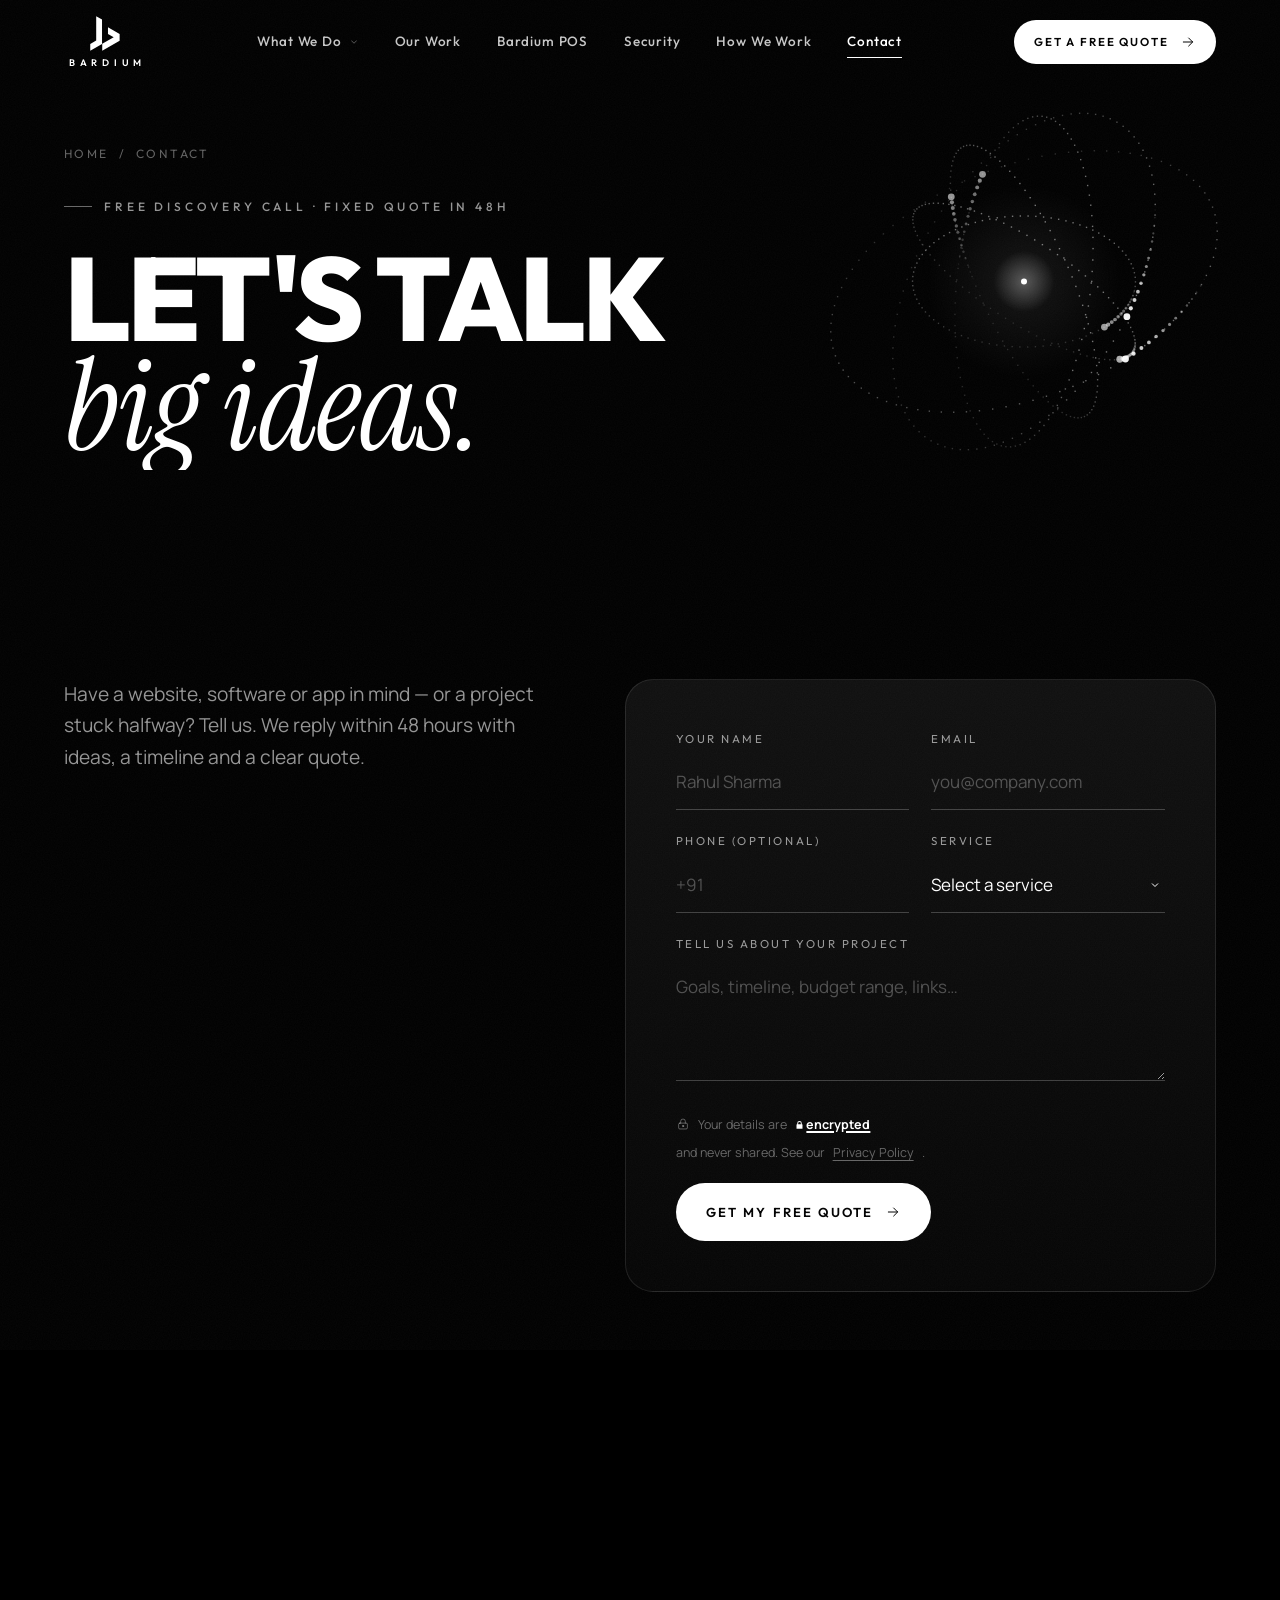
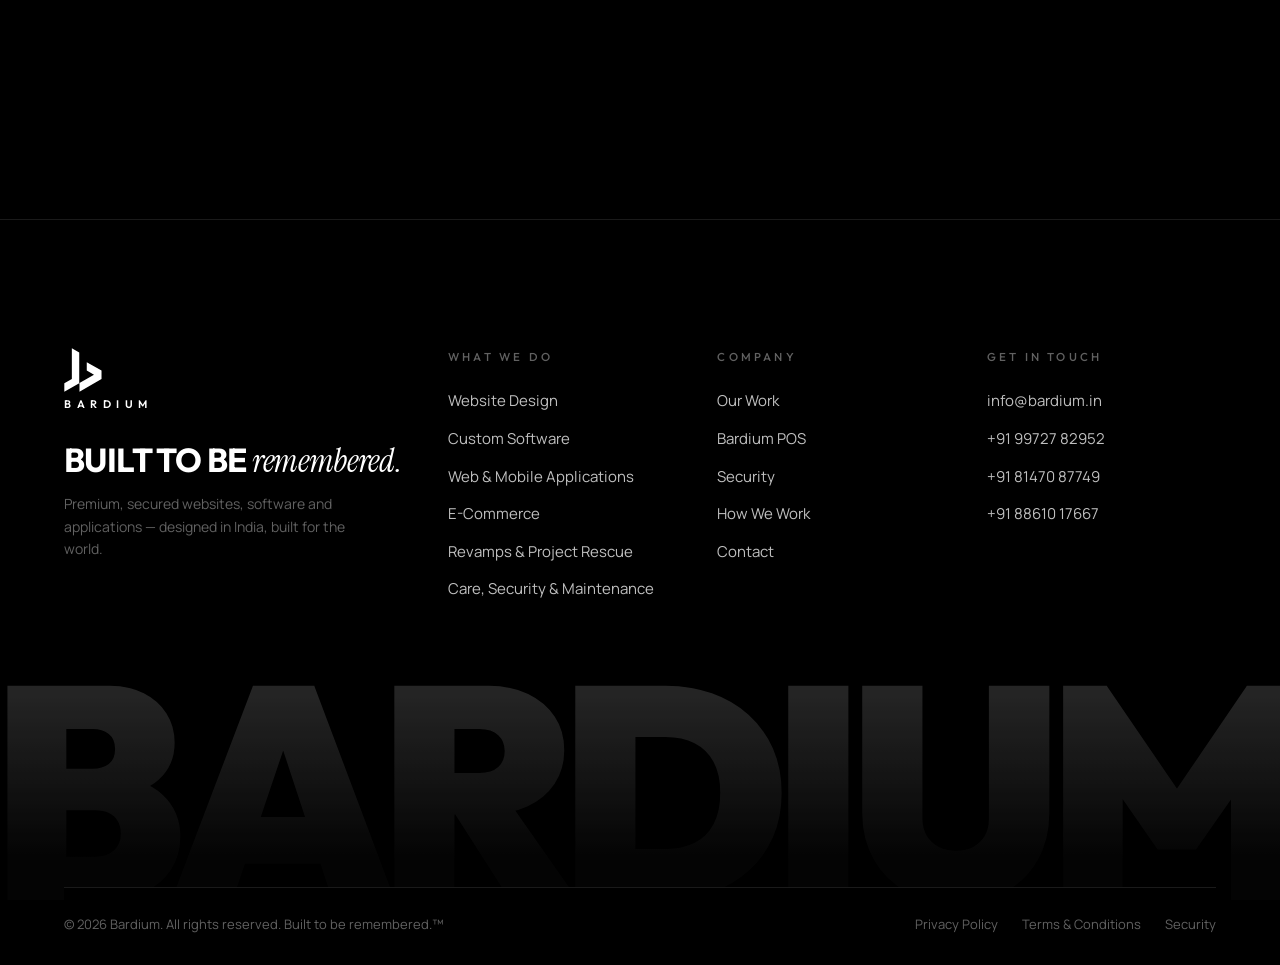
<file: contact.html>
<!doctype html>
<html lang="en">
<head>
<meta charset="utf-8">
<meta name="viewport" content="width=device-width, initial-scale=1, viewport-fit=cover">
<title>Contact — Start a Project | Bardium</title>
<meta name="description" content="Start a project with Bardium. Email info@bardium.in or call +91 99727 82952. We reply within 48 hours with ideas, a timeline and a clear quote.">
<meta name="theme-color" content="#000000">
<meta name="color-scheme" content="dark">
<link rel="canonical" href="https://bardium.in/contact">
<meta property="og:type" content="website">
<meta property="og:site_name" content="Bardium">
<meta property="og:title" content="Contact — Start a Project | Bardium">
<meta property="og:description" content="Start a project with Bardium. Email info@bardium.in or call +91 99727 82952. We reply within 48 hours with ideas, a timeline and a clear quote.">
<meta property="og:url" content="https://bardium.in/contact">
<meta property="og:image" content="https://bardium.in/assets/img/og-image.png">
<meta name="twitter:card" content="summary_large_image">
<link rel="icon" href="assets/img/favicon.svg" type="image/svg+xml">
<link rel="apple-touch-icon" href="assets/img/apple-touch-icon.png">
<link rel="preload" href="assets/fonts/outfit-latin-800-normal.woff2" as="font" type="font/woff2" crossorigin>
<link rel="preload" href="assets/fonts/instrument-serif-latin-400-italic.woff2" as="font" type="font/woff2" crossorigin>
<link rel="stylesheet" href="assets/css/style.css?v=433b95d126">
<script src="assets/js/bg.js?v=c9fe0b66a0" defer></script>
<script src="assets/js/main.js?v=f510c6890e" defer></script>
</head>
<body data-page="contact">
<a class="skip-link" href="#main">Skip to content</a>
<div class="preloader" aria-hidden="true">
  <div class="preloader__inner">
    <svg class="preloader__mark" viewBox="4 2 121 141"><path d="M29.00,3.00 52.50,16.57 52.50,114.58 5.00,142.00 5.00,114.86 29.00,101.00Z M53.30,142.00 123.50,101.47 123.50,74.47 76.50,47.33 76.50,74.33 99.50,87.61 53.30,114.29Z"/></svg>
    <div class="preloader__word"><span>Bardium</span></div>
    <div class="preloader__bar"><i></i></div>
  </div>
</div>
<div class="page-fade" aria-hidden="true"></div>
<div class="grain" aria-hidden="true"></div>
<div class="cursor" aria-hidden="true"></div>
<div class="cursor-ring" aria-hidden="true"><span class="cursor-ring__label">View</span></div>

<header class="header">
  <div class="container header__inner">
    <a class="brand" href="index.html" aria-label="Bardium — home">
      <img class="brand__mark" src="assets/img/logo-mark-white.svg" alt="" width="30" height="35">
      <span class="brand__name">Bardium</span>
    </a>
    <nav class="nav" aria-label="Primary">
      <ul class="nav__list">
        <li class="nav__item nav__item--mega">
          <a class="nav__link" data-nav="services" href="services.html" aria-haspopup="true">What We Do <svg class="nav__chev" viewBox="0 0 24 24" fill="none" stroke="currentColor" stroke-width="1.5" stroke-linecap="round" stroke-linejoin="round" aria-hidden="true"><path d="m6 9 6 6 6-6"/></svg></a>
          <div class="mega" role="region" aria-label="What we do">
  <div class="container mega__inner">
    <div class="mega__intro">
      <h3>Crafted,<br>end to end.</h3>
      <p>If it runs on a screen, we build it — and secure it. From the first sketch to years after launch.</p>
      <p><a class="link-arrow" href="services.html">All services <svg viewBox="0 0 24 24" fill="none" stroke="currentColor" stroke-width="1.5" stroke-linecap="round" stroke-linejoin="round" aria-hidden="true"><path d="M5 12h14M13 6l6 6-6 6"/></svg></a></p>
    </div>
    <div class="mega__grid"><a class="mega__link" href="services.html#web"><span class="mega__num">01</span><span class="mega__title">Website Design &amp; Development <svg viewBox="0 0 24 24" fill="none" stroke="currentColor" stroke-width="1.5" stroke-linecap="round" stroke-linejoin="round" aria-hidden="true"><path d="M5 12h14M13 6l6 6-6 6"/></svg></span><span class="mega__desc">Bespoke, lightning-fast websites</span></a><a class="mega__link" href="services.html#software"><span class="mega__num">02</span><span class="mega__title">Custom Software Development <svg viewBox="0 0 24 24" fill="none" stroke="currentColor" stroke-width="1.5" stroke-linecap="round" stroke-linejoin="round" aria-hidden="true"><path d="M5 12h14M13 6l6 6-6 6"/></svg></span><span class="mega__desc">Any software, for any business</span></a><a class="mega__link" href="services.html#apps"><span class="mega__num">03</span><span class="mega__title">Web &amp; Mobile Applications <svg viewBox="0 0 24 24" fill="none" stroke="currentColor" stroke-width="1.5" stroke-linecap="round" stroke-linejoin="round" aria-hidden="true"><path d="M5 12h14M13 6l6 6-6 6"/></svg></span><span class="mega__desc">Apps for every screen</span></a><a class="mega__link" href="services.html#ecommerce"><span class="mega__num">04</span><span class="mega__title">E-Commerce <svg viewBox="0 0 24 24" fill="none" stroke="currentColor" stroke-width="1.5" stroke-linecap="round" stroke-linejoin="round" aria-hidden="true"><path d="M5 12h14M13 6l6 6-6 6"/></svg></span><span class="mega__desc">Storefronts that sell</span></a><a class="mega__link" href="services.html#revamp"><span class="mega__num">05</span><span class="mega__title">Revamps &amp; Project Rescue <svg viewBox="0 0 24 24" fill="none" stroke="currentColor" stroke-width="1.5" stroke-linecap="round" stroke-linejoin="round" aria-hidden="true"><path d="M5 12h14M13 6l6 6-6 6"/></svg></span><span class="mega__desc">Modernise or finish what was started</span></a><a class="mega__link" href="services.html#care"><span class="mega__num">06</span><span class="mega__title">Care, Security &amp; Maintenance <svg viewBox="0 0 24 24" fill="none" stroke="currentColor" stroke-width="1.5" stroke-linecap="round" stroke-linejoin="round" aria-hidden="true"><path d="M5 12h14M13 6l6 6-6 6"/></svg></span><span class="mega__desc">We stay after launch</span></a></div>
    <a class="mega__feature" href="security.html">
      <img class="mega__feature-icon" src="assets/img/logo-mark-white.svg" alt="" width="54" height="63">
      <h4>Secured by default</h4>
      <p>Every website and software we build is secured — HTTPS, encrypted data and OWASP-aligned code, at no extra cost.</p>
      <span class="link-arrow">Our security standard <svg viewBox="0 0 24 24" fill="none" stroke="currentColor" stroke-width="1.5" stroke-linecap="round" stroke-linejoin="round" aria-hidden="true"><path d="M5 12h14M13 6l6 6-6 6"/></svg></span>
    </a>
  </div>
</div>
        </li>
        <li class="nav__item"><a class="nav__link" data-nav="work" href="work.html">Our Work</a></li>
        <li class="nav__item"><a class="nav__link" data-nav="pos" href="pos.html">Bardium POS</a></li>
        <li class="nav__item"><a class="nav__link" data-nav="security" href="security.html">Security</a></li>
        <li class="nav__item"><a class="nav__link" data-nav="process" href="index.html#process">How We Work</a></li>
        <li class="nav__item"><a class="nav__link" data-nav="contact" href="contact.html">Contact</a></li>
      </ul>
    </nav>
    <div class="header__cta"><a class="btn btn--sm" href="contact.html"><span class="btn__label"><span>Get a free quote</span><span aria-hidden="true">Get a free quote</span></span><svg class="btn__arrow" viewBox="0 0 24 24" fill="none" stroke="currentColor" stroke-width="1.5" stroke-linecap="round" stroke-linejoin="round" aria-hidden="true"><path d="M5 12h14M13 6l6 6-6 6"/></svg></a></div>
  </div>
</header>
<nav class="dock" aria-label="Mobile navigation"><a class="dock__link" data-nav="home" href="index.html"><svg viewBox="0 0 24 24" fill="none" stroke="currentColor" stroke-width="1.5" stroke-linecap="round" stroke-linejoin="round" aria-hidden="true"><path d="M4 11 12 4l8 7v8a1 1 0 0 1-1 1h-4v-6h-6v6H5a1 1 0 0 1-1-1z"/></svg><span>Home</span></a><a class="dock__link" data-nav="services" href="services.html"><svg viewBox="0 0 24 24" fill="none" stroke="currentColor" stroke-width="1.5" stroke-linecap="round" stroke-linejoin="round" aria-hidden="true"><rect x="4" y="4" width="7" height="7" rx="1.5"/><rect x="13" y="4" width="7" height="7" rx="1.5"/><rect x="4" y="13" width="7" height="7" rx="1.5"/><rect x="13" y="13" width="7" height="7" rx="1.5"/></svg><span>Services</span></a><a class="dock__link" data-nav="work" href="work.html"><svg viewBox="0 0 24 24" fill="none" stroke="currentColor" stroke-width="1.5" stroke-linecap="round" stroke-linejoin="round" aria-hidden="true"><rect x="3" y="7" width="18" height="13" rx="2"/><path d="M9 7V5a1 1 0 0 1 1-1h4a1 1 0 0 1 1 1v2M3 13h18"/></svg><span>Work</span></a><a class="dock__link" data-nav="pos" href="pos.html"><svg viewBox="0 0 24 24" fill="none" stroke="currentColor" stroke-width="1.5" stroke-linecap="round" stroke-linejoin="round" aria-hidden="true"><path d="M3 4h2l2.4 11.2a2 2 0 0 0 2 1.6h7.7a2 2 0 0 0 2-1.5L21 8H6"/><circle cx="10" cy="20" r="1"/><circle cx="18" cy="20" r="1"/></svg><span>POS</span></a><a class="dock__link" data-nav="security" href="security.html"><svg viewBox="0 0 24 24" fill="none" stroke="currentColor" stroke-width="1.5" stroke-linecap="round" stroke-linejoin="round" aria-hidden="true"><path d="M12 3 4.5 6v6c0 4.5 3.2 7.8 7.5 9 4.3-1.2 7.5-4.5 7.5-9V6z"/><path d="m9 12 2 2 4-4"/></svg><span>Security</span></a><a class="dock__link" data-nav="contact" href="contact.html"><svg viewBox="0 0 24 24" fill="none" stroke="currentColor" stroke-width="1.5" stroke-linecap="round" stroke-linejoin="round" aria-hidden="true"><rect x="3" y="5" width="18" height="14" rx="2"/><path d="m4 7 8 6 8-6"/></svg><span>Contact</span></a></nav>
<main id="main">
<section class="page-hero page-hero--short" aria-label="Contact">
  <canvas class="bg-canvas" data-bg="orbits" data-cx="0.8" aria-hidden="true"></canvas>
  <div class="container page-hero__content">
    <nav class="breadcrumb" aria-label="Breadcrumb"><a href="index.html">Home</a><span>/</span><span>Contact</span></nav>
    <p class="eyebrow" data-reveal>Free discovery call · Fixed quote in 48h</p>
    <h1 class="display h1" data-split>Let's talk<br><span class="serif">big ideas.</span></h1>
  </div>
</section>
<section class="section section--tight" aria-label="Contact form">
  <div class="container contact-grid">
    <div>
      <p class="lead" data-reveal>Have a website, software or app in mind — or a project stuck halfway? Tell us. We reply within 48 hours with ideas, a timeline and a clear quote.</p>
      <div class="contact-info" data-reveal data-delay=".1">
        <div class="contact-row"><span class="contact-row__ic contact-row__ic--solid"><svg viewBox="0 0 24 24" fill="none" stroke="currentColor" stroke-width="1.5" stroke-linecap="round" stroke-linejoin="round" aria-hidden="true"><path d="M4 20l1.3-4A8 8 0 1 1 8 18.7z"/><path d="M9 9.5c0 3 2.5 5.5 5.5 5.5l1-1.5-2-1-1 .8a4 4 0 0 1-1.8-1.8l.8-1-1-2z"/></svg></span><div><small>Fastest reply</small><a href="https://wa.me/919972782952?text=Hi%20Bardium%2C%20I%27d%20like%20to%20discuss%20a%20project." target="_blank" rel="noopener">Chat on WhatsApp →</a></div></div>
        <div class="contact-row"><span class="contact-row__ic"><svg viewBox="0 0 24 24" fill="none" stroke="currentColor" stroke-width="1.5" stroke-linecap="round" stroke-linejoin="round" aria-hidden="true"><rect x="3" y="5" width="18" height="14" rx="2"/><path d="m4 7 8 6 8-6"/></svg></span><div><small>Email</small><a href="mailto:info@bardium.in">info@bardium.in</a></div></div>
        <div class="contact-row"><span class="contact-row__ic"><svg viewBox="0 0 24 24" fill="none" stroke="currentColor" stroke-width="1.5" stroke-linecap="round" stroke-linejoin="round" aria-hidden="true"><path d="M5 4h4l2 5-2.5 1.5a11 11 0 0 0 5 5L15 13l5 2v4a1 1 0 0 1-1 1A16 16 0 0 1 4 5a1 1 0 0 1 1-1"/></svg></span><div><small>Call</small><div class="phones"><a href="tel:+919972782952">+91 99727 82952</a><a href="tel:+918147087749">+91 81470 87749</a><a href="tel:+918861017667">+91 88610 17667</a></div></div></div>
        <div class="contact-row"><span class="contact-row__ic"><svg viewBox="0 0 24 24" fill="none" stroke="currentColor" stroke-width="1.5" stroke-linecap="round" stroke-linejoin="round" aria-hidden="true"><circle cx="12" cy="12" r="9"/><path d="M12 7v5l3 2"/></svg></span><div><small>Response time</small><span class="v">Within 48 hours</span></div></div>
        <div class="contact-row"><span class="contact-row__ic"><svg viewBox="0 0 24 24" fill="none" stroke="currentColor" stroke-width="1.5" stroke-linecap="round" stroke-linejoin="round" aria-hidden="true"><path d="M12 21s-7-6.2-7-11a7 7 0 0 1 14 0c0 4.8-7 11-7 11z"/><circle cx="12" cy="10" r="2.5"/></svg></span><div><small>Location</small><span class="v">India · Serving clients worldwide</span></div></div>
      </div>
      <div class="next-steps" data-reveal data-delay=".15">
        <p class="eyebrow">What happens next</p>
        <ol>
          <li><span>01</span><div><strong>We reply within 48 hours</strong>A real person reads your message — no bots, no auto-sales.</div></li>
          <li><span>02</span><div><strong>Free discovery call</strong>We understand your goals and suggest the smartest way to reach them.</div></li>
          <li><span>03</span><div><strong>Fixed quote &amp; timeline</strong>A clear price before any work starts. You decide — zero obligation.</div></li>
        </ol>
      </div>
    </div>
    <div class="form" data-reveal data-delay=".15">
      <form id="contact-form" action="https://formspree.io/f/mdeozzlw" method="POST" novalidate>
        <div class="form__grid">
          <div class="field"><label for="f-name">Your name</label><input id="f-name" name="name" type="text" autocomplete="name" placeholder="Rahul Sharma" required maxlength="100"><span class="err" role="alert"></span></div>
          <div class="field"><label for="f-email">Email</label><input id="f-email" name="email" type="email" autocomplete="email" placeholder="you@company.com" required maxlength="150"><span class="err" role="alert"></span></div>
          <div class="field"><label for="f-phone">Phone (optional)</label><input id="f-phone" name="phone" type="tel" autocomplete="tel" placeholder="+91" maxlength="20"></div>
          <div class="field"><label for="f-service">Service</label><select id="f-service" name="service"><option value="">Select a service</option><option>Website Design &amp; Development</option><option>Custom Software Development</option><option>Web &amp; Mobile Applications</option><option>E-Commerce</option><option>Revamps &amp; Project Rescue</option><option>Care, Security &amp; Maintenance</option><option>Something else</option></select></div>
          <div class="field field--full"><label for="f-msg">Tell us about your project</label><textarea id="f-msg" name="message" placeholder="Goals, timeline, budget range, links…" required maxlength="4000"></textarea><span class="err" role="alert"></span></div>
          <div class="hp" aria-hidden="true"><label for="f-gotcha">Leave this empty</label><input id="f-gotcha" type="text" name="_gotcha" tabindex="-1" autocomplete="off"></div>
          <input type="hidden" name="_subject" value="New project enquiry — bardium.in">
        </div>
        <div class="form__foot">
          <p class="form__note"><svg viewBox="0 0 24 24" fill="none" stroke="currentColor" stroke-width="1.5" stroke-linecap="round" stroke-linejoin="round" aria-hidden="true"><rect x="4.5" y="10.5" width="15" height="10" rx="2"/><path d="M8 10.5V7.5a4 4 0 0 1 8 0v3"/><circle cx="12" cy="15.5" r="1.2"/></svg> Your details are <span class="hl-secure" tabindex="0" data-tip="Sent over HTTPS · Never shared or sold">encrypted</span> and never shared. See our <a href="privacy.html">Privacy Policy</a>.</p>
          <button class="btn" type="submit"><span class="btn__label"><span>Get my free quote</span><span aria-hidden="true">Get my free quote</span></span><svg class="btn__arrow" viewBox="0 0 24 24" fill="none" stroke="currentColor" stroke-width="1.5" stroke-linecap="round" stroke-linejoin="round" aria-hidden="true"><path d="M5 12h14M13 6l6 6-6 6"/></svg></button>
        </div>
      </form>
      <div class="form__status" role="status" aria-live="polite"></div>
      <div class="form-success" role="status" aria-live="polite">
        <span class="form-success__ic"><svg viewBox="0 0 24 24" fill="none" stroke="currentColor" stroke-width="1.5" stroke-linecap="round" stroke-linejoin="round" aria-hidden="true"><path d="m5 12 5 5 9-10"/></svg></span>
        <h3>Message received</h3>
        <p>Thank you, <span class="js-name">friend</span> — we'll get back to you within 48 hours. Something remarkable starts here.</p>
        <a class="btn btn--ghost" href="index.html"><span class="btn__label"><span>Back to home</span><span aria-hidden="true">Back to home</span></span><svg class="btn__arrow" viewBox="0 0 24 24" fill="none" stroke="currentColor" stroke-width="1.5" stroke-linecap="round" stroke-linejoin="round" aria-hidden="true"><path d="M5 12h14M13 6l6 6-6 6"/></svg></a>
      </div>
    </div>
  </div>
</section>
</main>
<footer class="footer">
  <div class="container">
    <div class="footer__top">
      <div class="footer__brand">
        <a class="brand" href="index.html" aria-label="Bardium — home">
          <img class="brand__mark" src="assets/img/logo-mark-white.svg" alt="" width="38" height="44">
          <span class="brand__name">Bardium</span>
        </a>
        <p class="footer__slogan">Built to be <span class="serif">remembered.</span></p>
        <p>Premium, secured websites, software and applications — designed in India, built for the world.</p>
      </div>
      <div class="footer__col">
        <h4>What we do</h4>
        <ul><li><a href="services.html#web">Website Design</a></li><li><a href="services.html#software">Custom Software</a></li><li><a href="services.html#apps">Web &amp; Mobile Applications</a></li><li><a href="services.html#ecommerce">E-Commerce</a></li><li><a href="services.html#revamp">Revamps &amp; Project Rescue</a></li><li><a href="services.html#care">Care, Security &amp; Maintenance</a></li></ul>
      </div>
      <div class="footer__col">
        <h4>Company</h4>
        <ul>
          <li><a href="work.html">Our Work</a></li>
          <li><a href="pos.html">Bardium POS</a></li>
          <li><a href="security.html">Security</a></li>
          <li><a href="index.html#process">How We Work</a></li>
          <li><a href="contact.html">Contact</a></li>
        </ul>
      </div>
      <div class="footer__col">
        <h4>Get in touch</h4>
        <ul>
          <li><a href="mailto:info@bardium.in">info@bardium.in</a></li>
          <li><a href="tel:+919972782952">+91 99727 82952</a></li>
          <li><a href="tel:+918147087749">+91 81470 87749</a></li>
          <li><a href="tel:+918861017667">+91 88610 17667</a></li>
        </ul>
      </div>
    </div>
  </div>
  <div class="footer__giant" aria-hidden="true">Bardium</div>
  <div class="container">
    <div class="footer__bottom">
      <span>© <span data-year>2026</span> Bardium. All rights reserved. Built to be remembered.™</span>
      <div class="footer__legal">
        <a href="privacy.html">Privacy Policy</a>
        <a href="terms.html">Terms &amp; Conditions</a>
        <a href="security.html">Security</a>
      </div>
    </div>
  </div>
</footer>
</body>
</html>
</file>
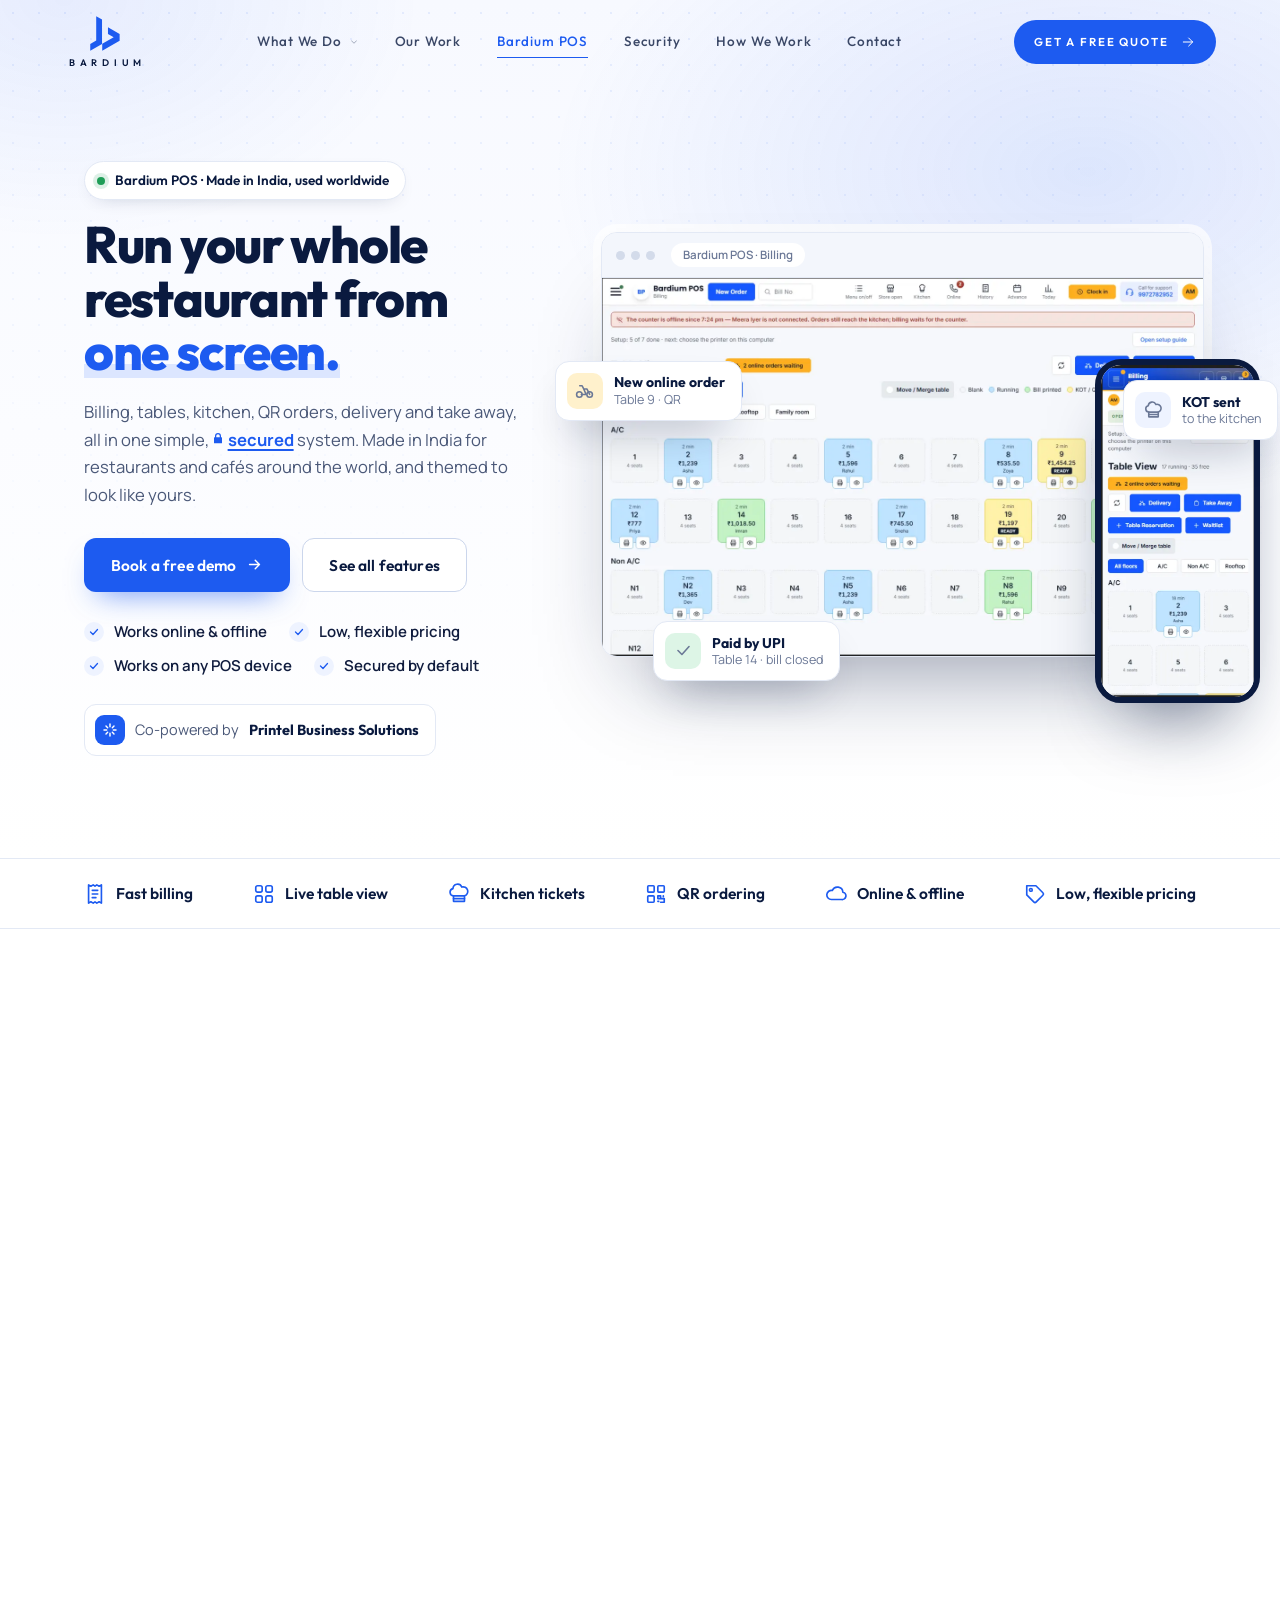
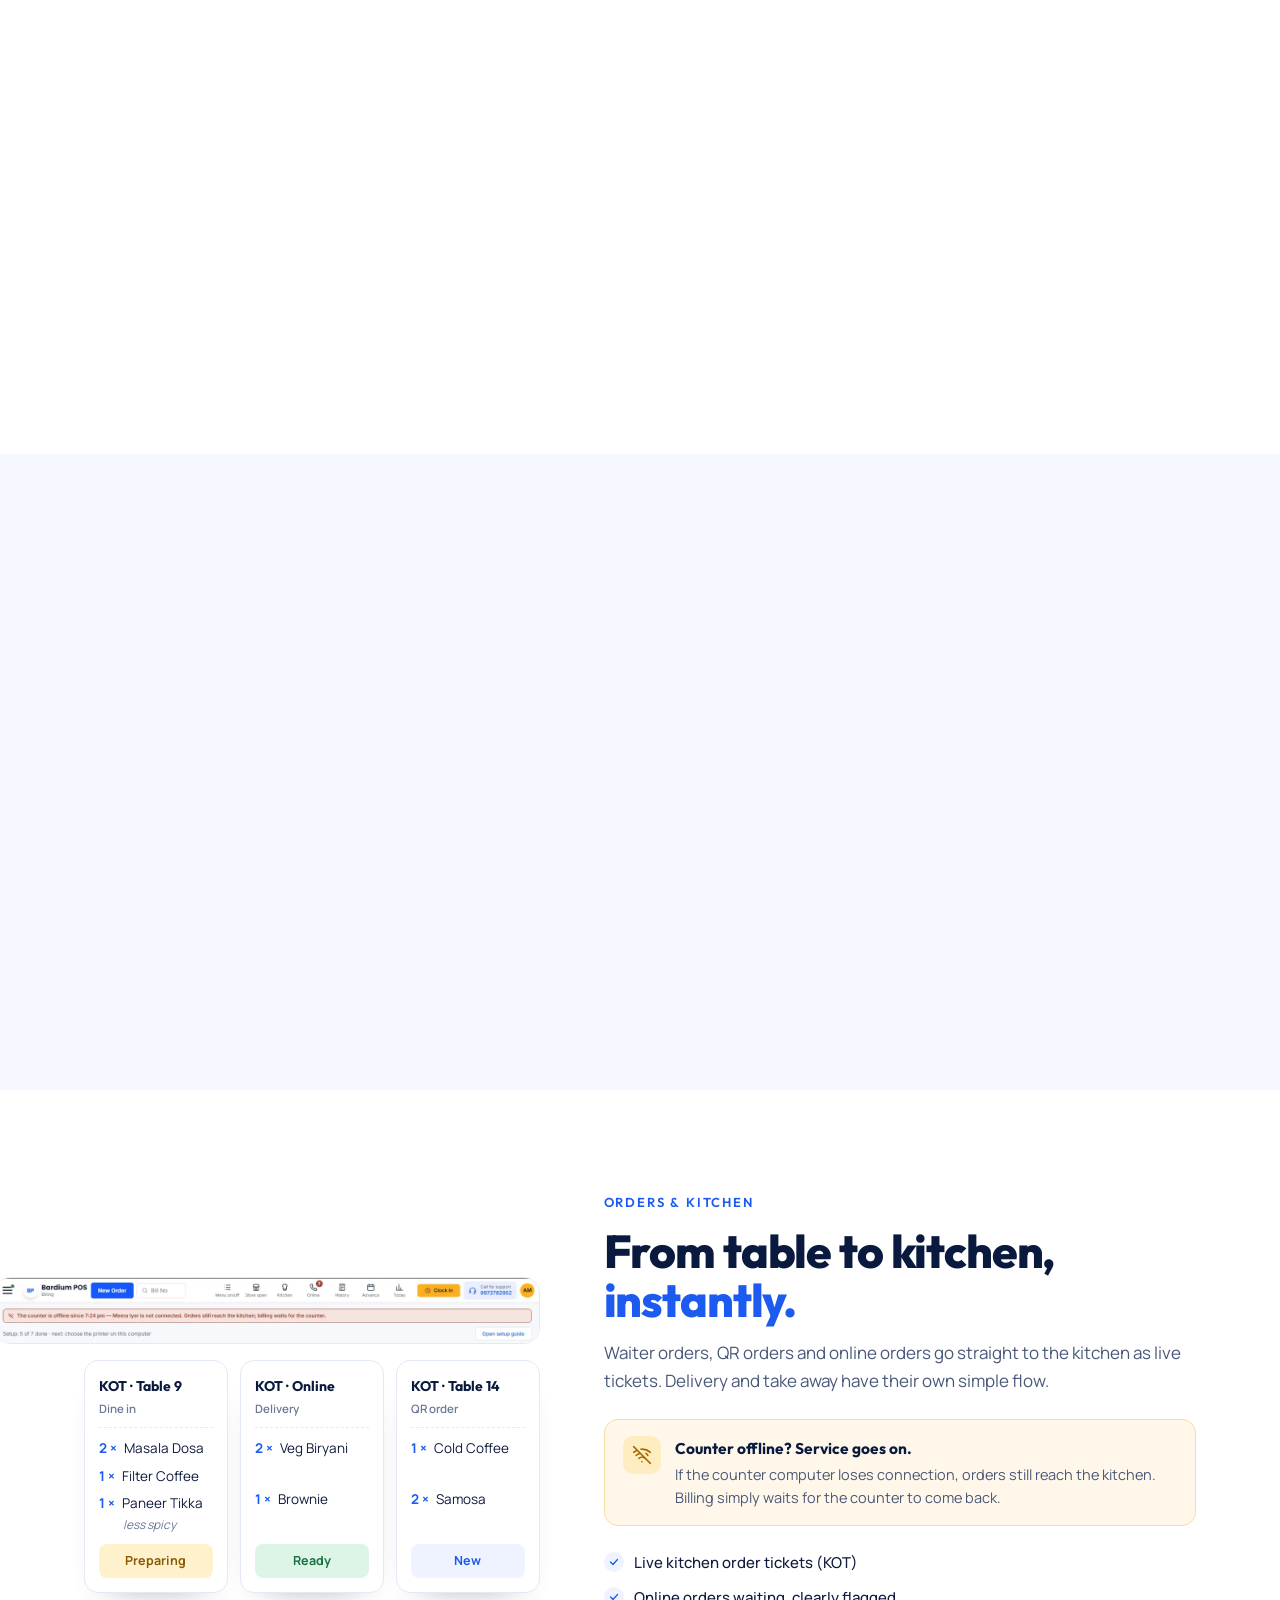
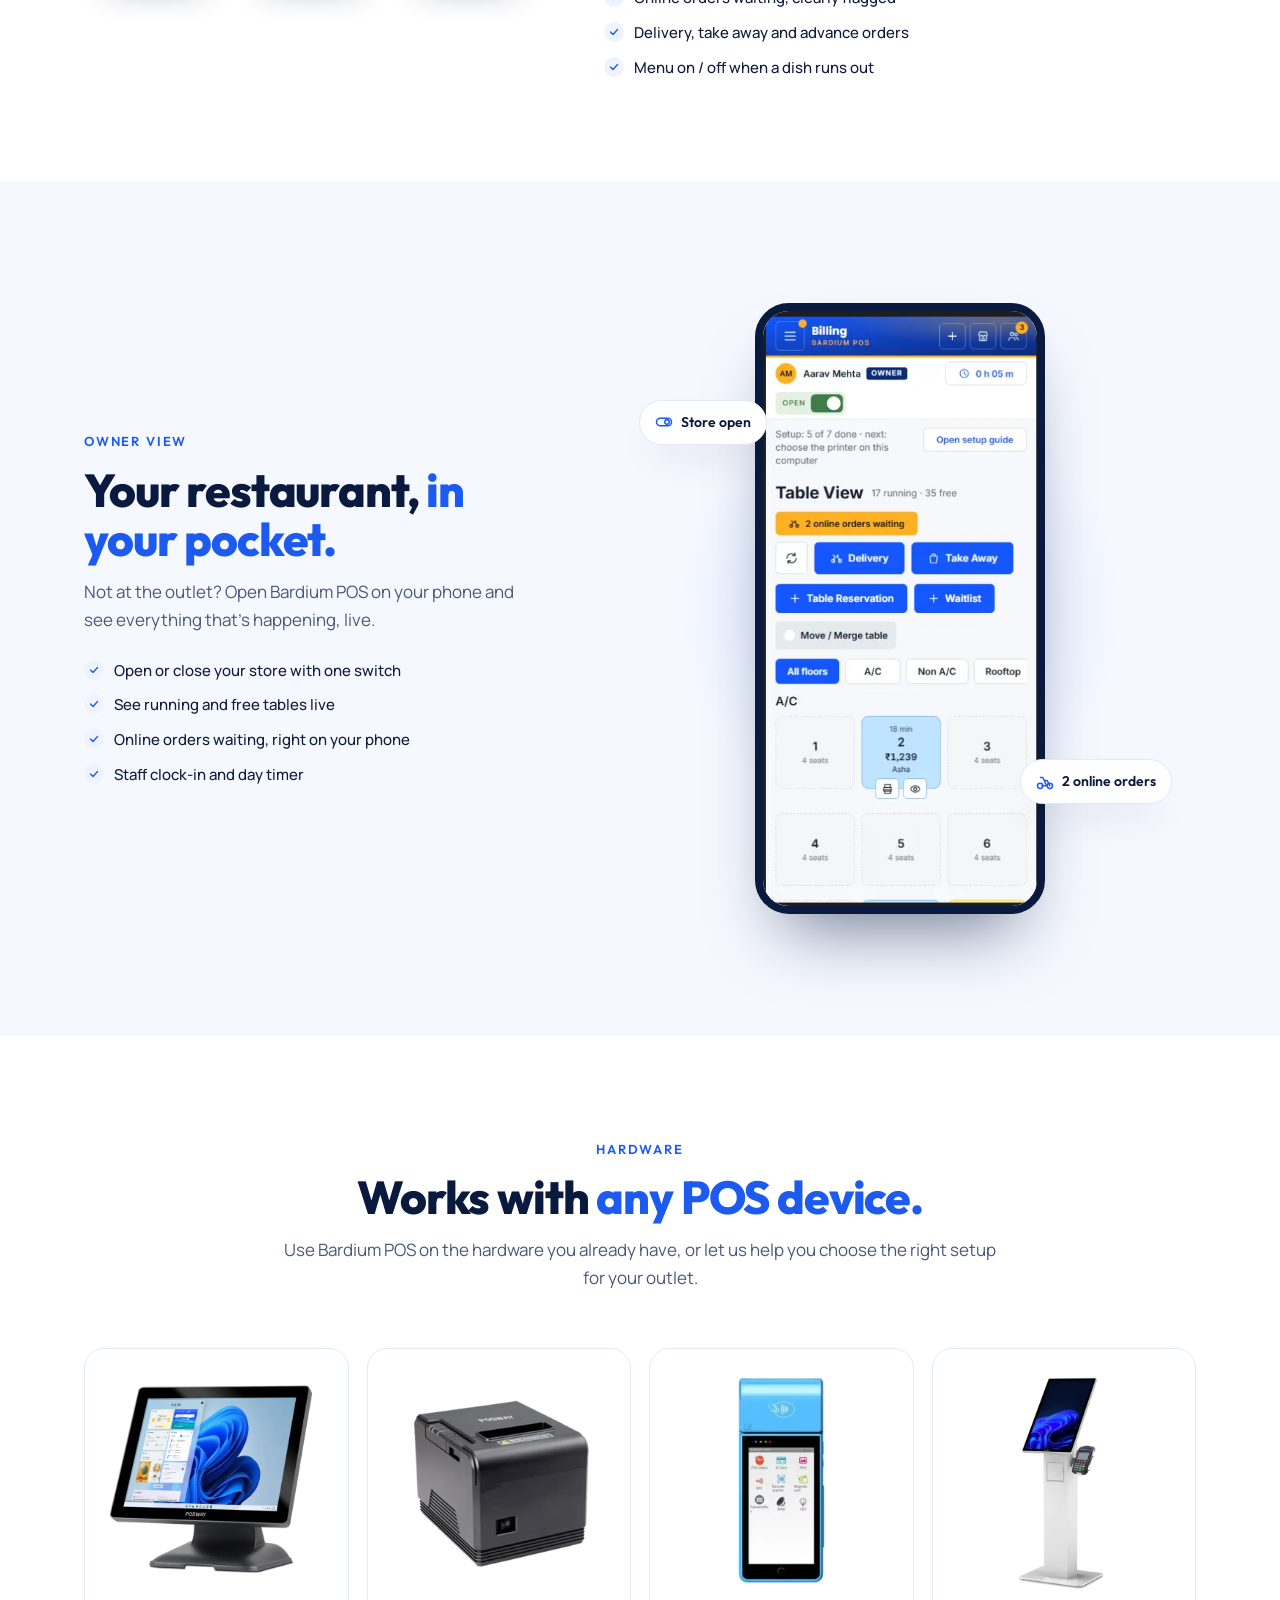
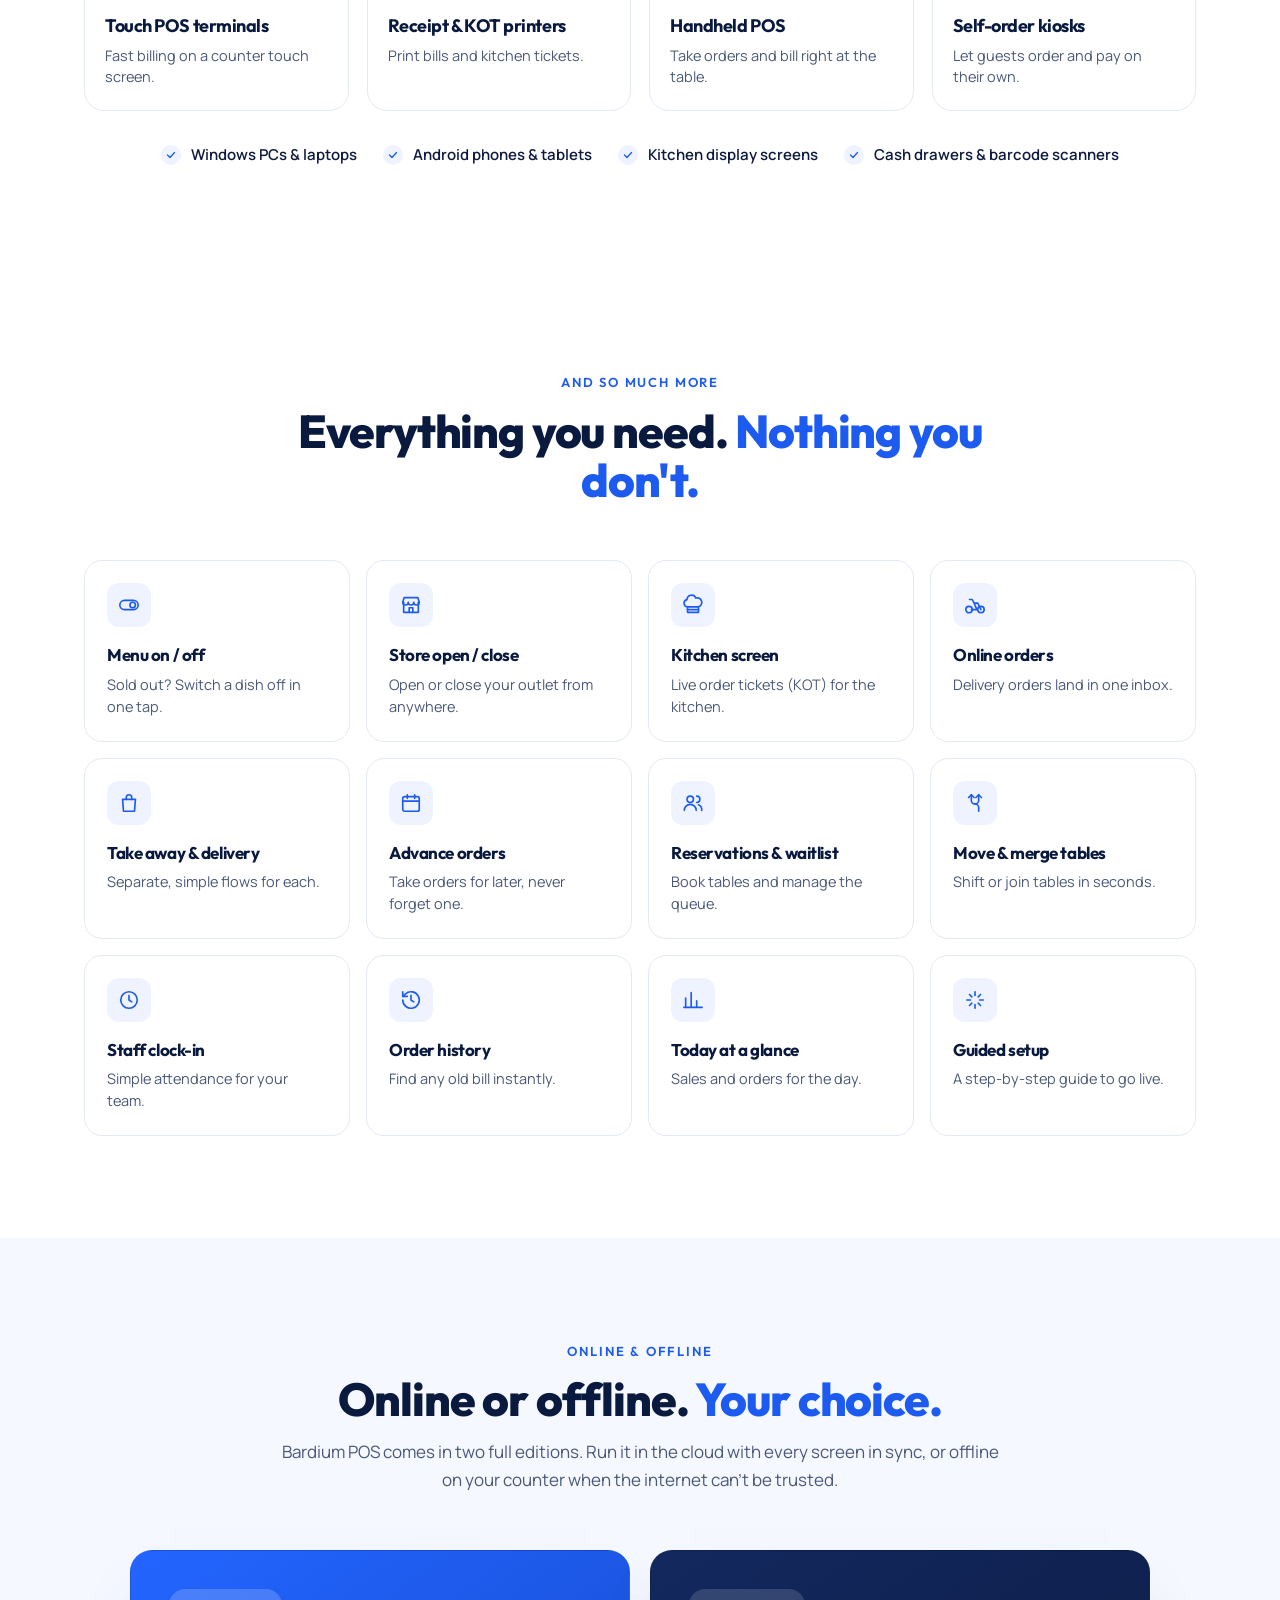
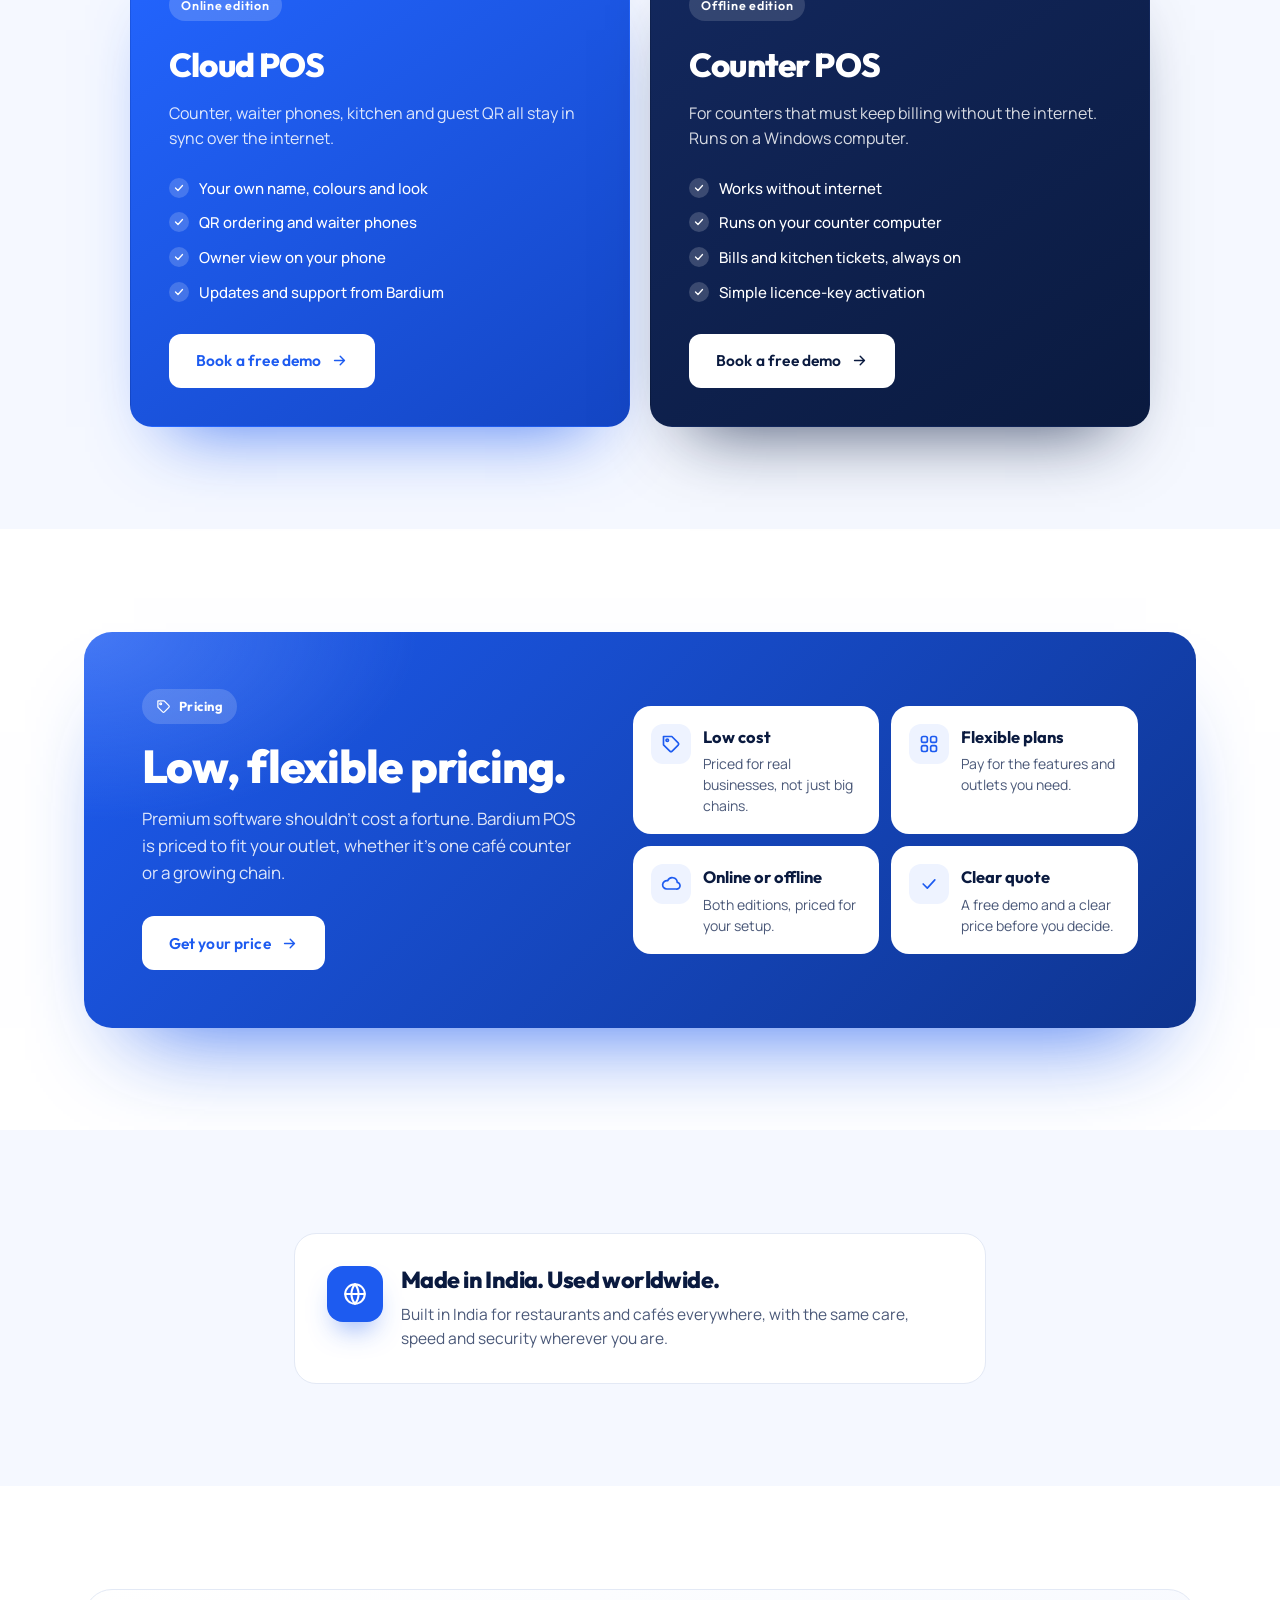
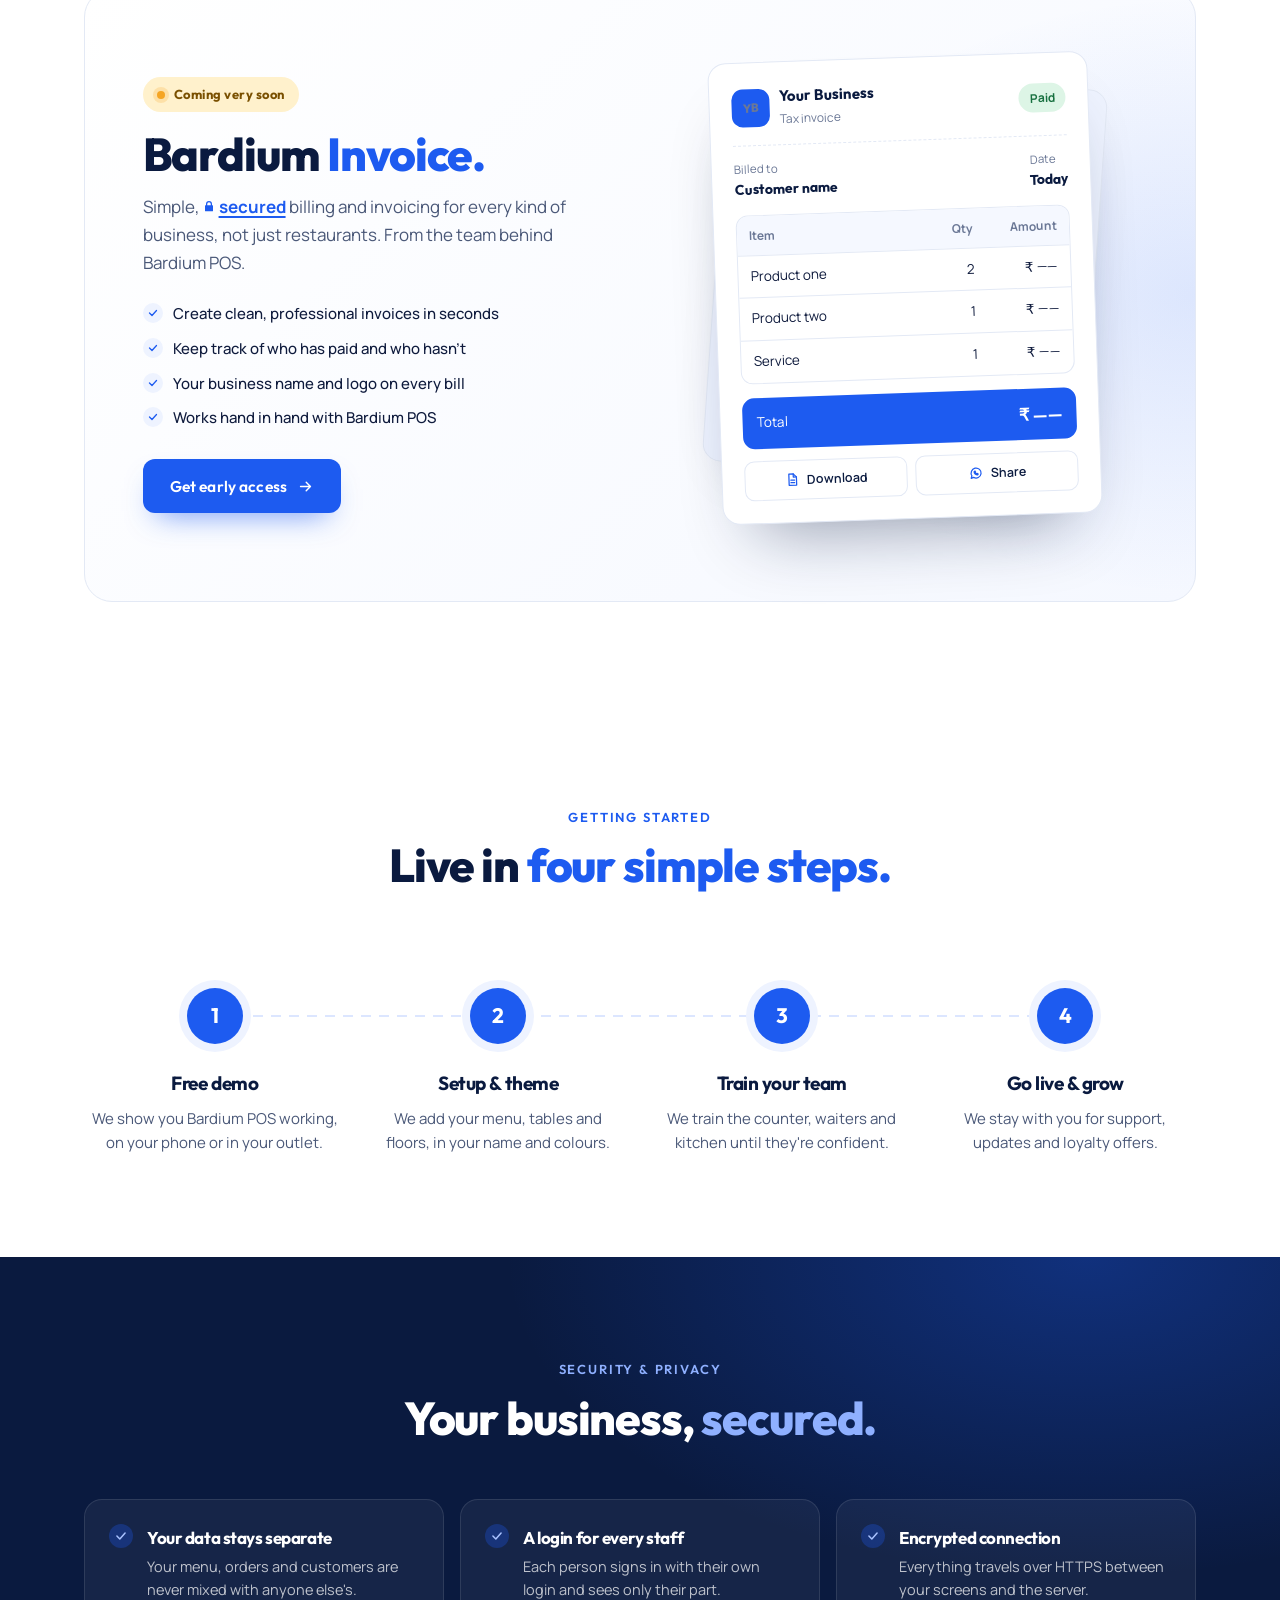
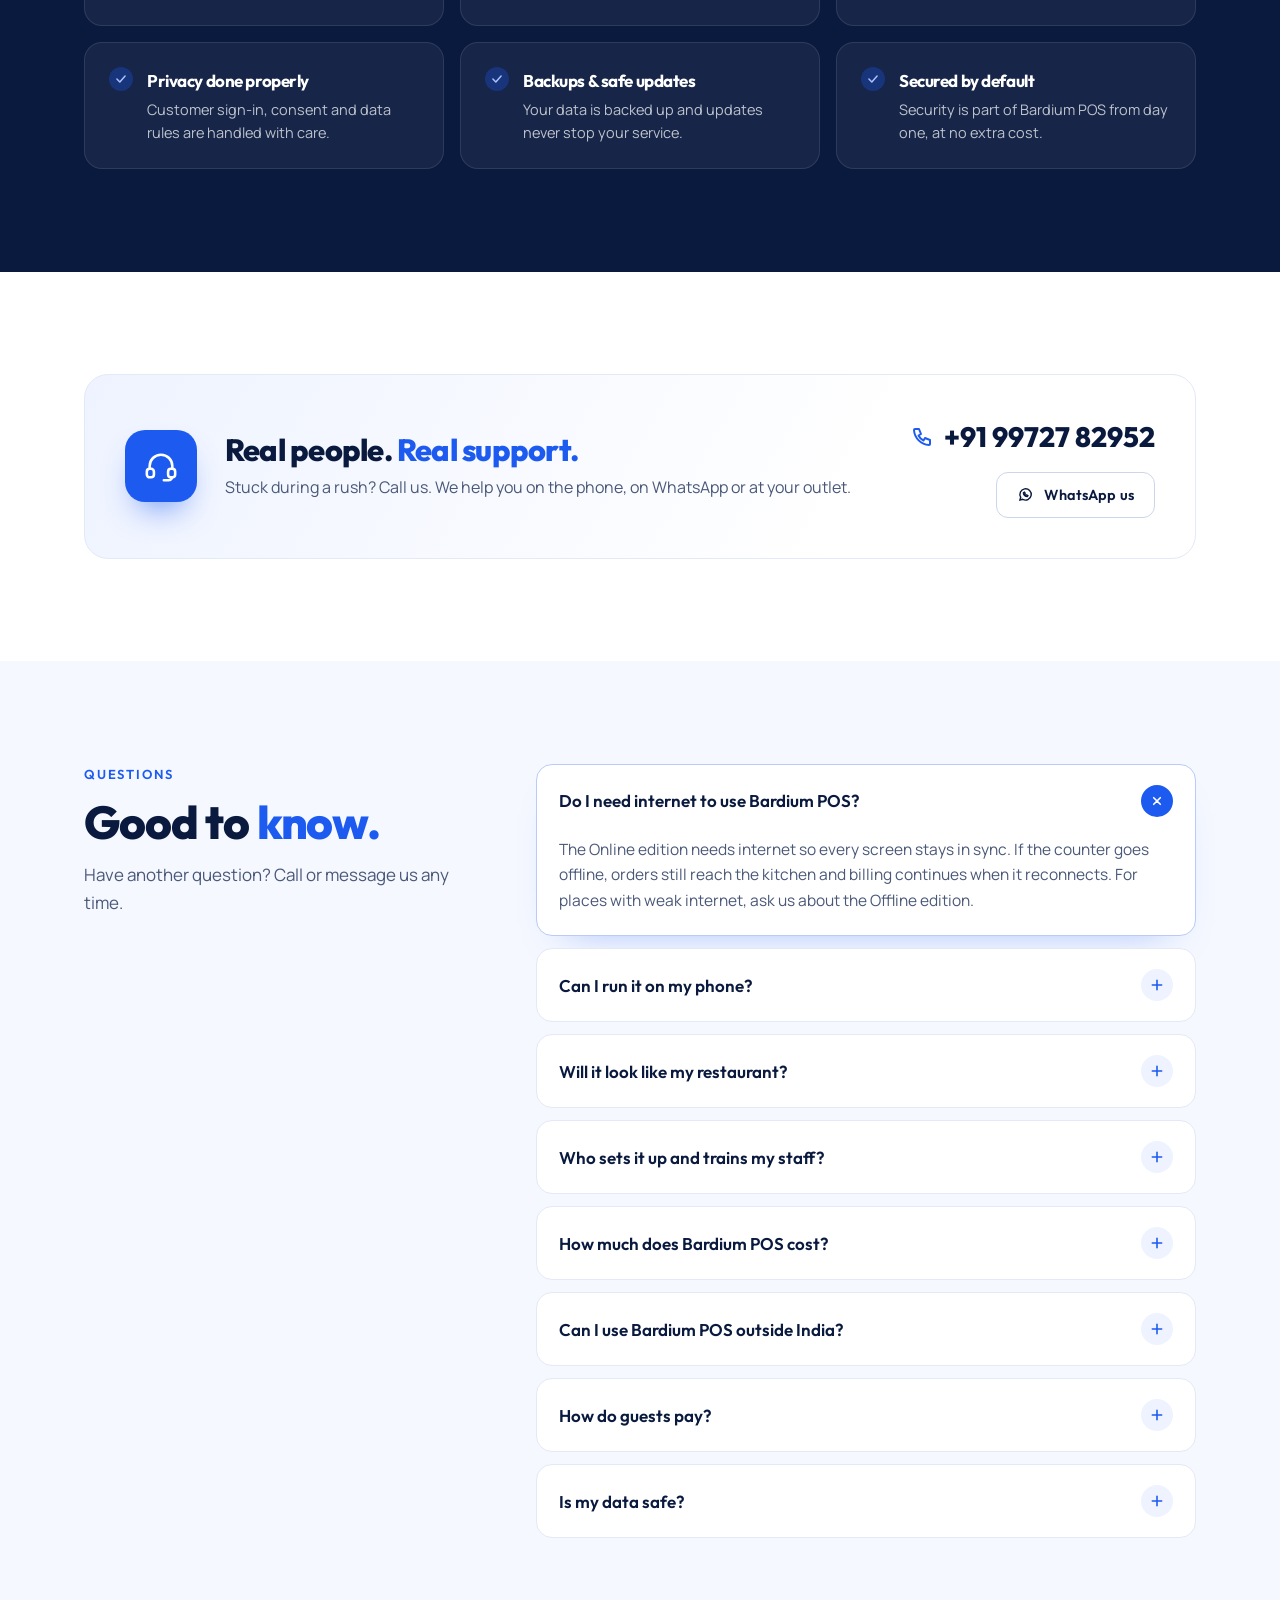
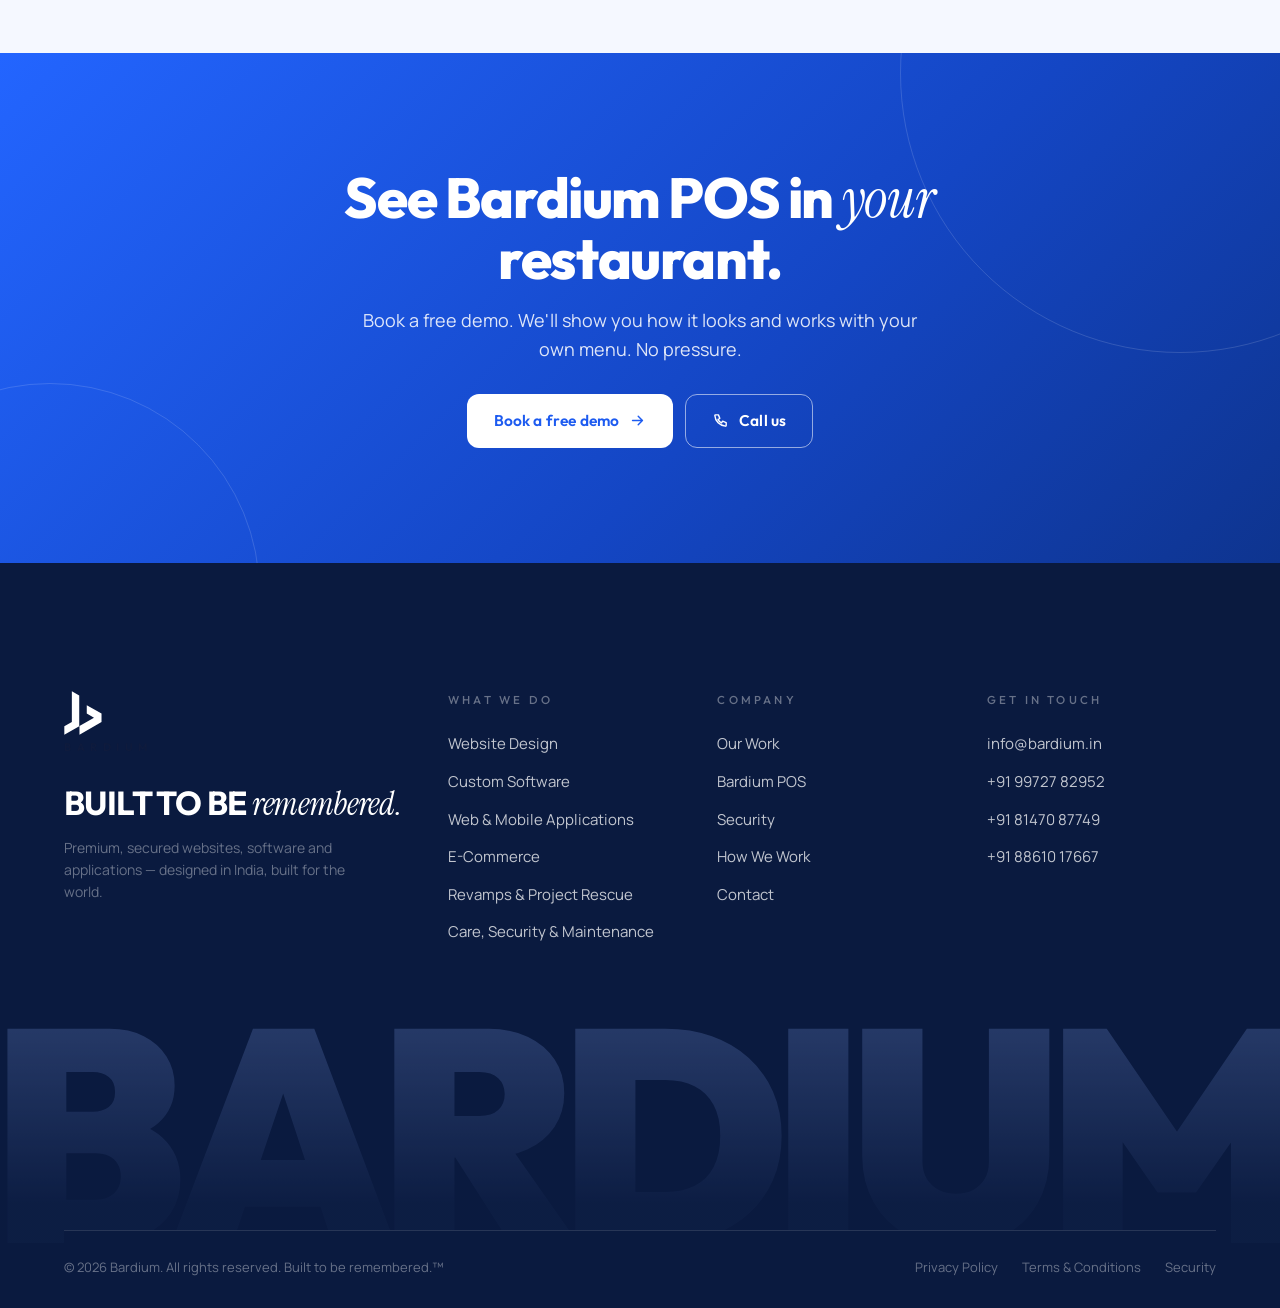
<file: pos.html>
<!doctype html>
<html lang="en">
<head>
<meta charset="utf-8">
<meta name="viewport" content="width=device-width, initial-scale=1, viewport-fit=cover">
<title>Bardium POS — Secured Restaurant &amp; Café POS Software | Bardium</title>
<meta name="description" content="Bardium POS, co-powered by Printel Business Solutions, is a secured restaurant and café POS, made in India and used worldwide, with online and offline editions, low and flexible pricing, and support for any POS device: billing, live table view, kitchen tickets, QR ordering, online orders, UPI payments and an owner view on your phone, themed to your brand.">
<meta name="theme-color" content="#000000">
<meta name="color-scheme" content="dark">
<link rel="canonical" href="https://bardium.in/pos">
<meta property="og:type" content="website">
<meta property="og:site_name" content="Bardium">
<meta property="og:title" content="Bardium POS — Secured Restaurant &amp; Café POS Software | Bardium">
<meta property="og:description" content="Bardium POS, co-powered by Printel Business Solutions, is a secured restaurant and café POS, made in India and used worldwide, with online and offline editions, low and flexible pricing, and support for any POS device: billing, live table view, kitchen tickets, QR ordering, online orders, UPI payments and an owner view on your phone, themed to your brand.">
<meta property="og:url" content="https://bardium.in/pos">
<meta property="og:image" content="https://bardium.in/assets/img/og-image.png">
<meta name="twitter:card" content="summary_large_image">
<link rel="icon" href="assets/img/favicon.svg" type="image/svg+xml">
<link rel="apple-touch-icon" href="assets/img/apple-touch-icon.png">
<link rel="preload" href="assets/fonts/outfit-latin-800-normal.woff2" as="font" type="font/woff2" crossorigin>
<link rel="preload" href="assets/fonts/instrument-serif-latin-400-italic.woff2" as="font" type="font/woff2" crossorigin>
<link rel="stylesheet" href="assets/css/style.css?v=433b95d126">
<script src="assets/js/bg.js?v=c9fe0b66a0" defer></script>
<script src="assets/js/main.js?v=f510c6890e" defer></script>
<link rel="stylesheet" href="assets/css/pos.css?v=febb3fef65">
</head>
<body data-page="pos">
<a class="skip-link" href="#main">Skip to content</a>
<div class="preloader" aria-hidden="true">
  <div class="preloader__inner">
    <svg class="preloader__mark" viewBox="4 2 121 141"><path d="M29.00,3.00 52.50,16.57 52.50,114.58 5.00,142.00 5.00,114.86 29.00,101.00Z M53.30,142.00 123.50,101.47 123.50,74.47 76.50,47.33 76.50,74.33 99.50,87.61 53.30,114.29Z"/></svg>
    <div class="preloader__word"><span>Bardium</span></div>
    <div class="preloader__bar"><i></i></div>
  </div>
</div>
<div class="page-fade" aria-hidden="true"></div>
<div class="grain" aria-hidden="true"></div>
<div class="cursor" aria-hidden="true"></div>
<div class="cursor-ring" aria-hidden="true"><span class="cursor-ring__label">View</span></div>

<header class="header">
  <div class="container header__inner">
    <a class="brand" href="index.html" aria-label="Bardium — home">
      <img class="brand__mark" src="assets/img/logo-mark-white.svg" alt="" width="30" height="35">
      <span class="brand__name">Bardium</span>
    </a>
    <nav class="nav" aria-label="Primary">
      <ul class="nav__list">
        <li class="nav__item nav__item--mega">
          <a class="nav__link" data-nav="services" href="services.html" aria-haspopup="true">What We Do <svg class="nav__chev" viewBox="0 0 24 24" fill="none" stroke="currentColor" stroke-width="1.5" stroke-linecap="round" stroke-linejoin="round" aria-hidden="true"><path d="m6 9 6 6 6-6"/></svg></a>
          <div class="mega" role="region" aria-label="What we do">
  <div class="container mega__inner">
    <div class="mega__intro">
      <h3>Crafted,<br>end to end.</h3>
      <p>If it runs on a screen, we build it — and secure it. From the first sketch to years after launch.</p>
      <p><a class="link-arrow" href="services.html">All services <svg viewBox="0 0 24 24" fill="none" stroke="currentColor" stroke-width="1.5" stroke-linecap="round" stroke-linejoin="round" aria-hidden="true"><path d="M5 12h14M13 6l6 6-6 6"/></svg></a></p>
    </div>
    <div class="mega__grid"><a class="mega__link" href="services.html#web"><span class="mega__num">01</span><span class="mega__title">Website Design &amp; Development <svg viewBox="0 0 24 24" fill="none" stroke="currentColor" stroke-width="1.5" stroke-linecap="round" stroke-linejoin="round" aria-hidden="true"><path d="M5 12h14M13 6l6 6-6 6"/></svg></span><span class="mega__desc">Bespoke, lightning-fast websites</span></a><a class="mega__link" href="services.html#software"><span class="mega__num">02</span><span class="mega__title">Custom Software Development <svg viewBox="0 0 24 24" fill="none" stroke="currentColor" stroke-width="1.5" stroke-linecap="round" stroke-linejoin="round" aria-hidden="true"><path d="M5 12h14M13 6l6 6-6 6"/></svg></span><span class="mega__desc">Any software, for any business</span></a><a class="mega__link" href="services.html#apps"><span class="mega__num">03</span><span class="mega__title">Web &amp; Mobile Applications <svg viewBox="0 0 24 24" fill="none" stroke="currentColor" stroke-width="1.5" stroke-linecap="round" stroke-linejoin="round" aria-hidden="true"><path d="M5 12h14M13 6l6 6-6 6"/></svg></span><span class="mega__desc">Apps for every screen</span></a><a class="mega__link" href="services.html#ecommerce"><span class="mega__num">04</span><span class="mega__title">E-Commerce <svg viewBox="0 0 24 24" fill="none" stroke="currentColor" stroke-width="1.5" stroke-linecap="round" stroke-linejoin="round" aria-hidden="true"><path d="M5 12h14M13 6l6 6-6 6"/></svg></span><span class="mega__desc">Storefronts that sell</span></a><a class="mega__link" href="services.html#revamp"><span class="mega__num">05</span><span class="mega__title">Revamps &amp; Project Rescue <svg viewBox="0 0 24 24" fill="none" stroke="currentColor" stroke-width="1.5" stroke-linecap="round" stroke-linejoin="round" aria-hidden="true"><path d="M5 12h14M13 6l6 6-6 6"/></svg></span><span class="mega__desc">Modernise or finish what was started</span></a><a class="mega__link" href="services.html#care"><span class="mega__num">06</span><span class="mega__title">Care, Security &amp; Maintenance <svg viewBox="0 0 24 24" fill="none" stroke="currentColor" stroke-width="1.5" stroke-linecap="round" stroke-linejoin="round" aria-hidden="true"><path d="M5 12h14M13 6l6 6-6 6"/></svg></span><span class="mega__desc">We stay after launch</span></a></div>
    <a class="mega__feature" href="security.html">
      <img class="mega__feature-icon" src="assets/img/logo-mark-white.svg" alt="" width="54" height="63">
      <h4>Secured by default</h4>
      <p>Every website and software we build is secured — HTTPS, encrypted data and OWASP-aligned code, at no extra cost.</p>
      <span class="link-arrow">Our security standard <svg viewBox="0 0 24 24" fill="none" stroke="currentColor" stroke-width="1.5" stroke-linecap="round" stroke-linejoin="round" aria-hidden="true"><path d="M5 12h14M13 6l6 6-6 6"/></svg></span>
    </a>
  </div>
</div>
        </li>
        <li class="nav__item"><a class="nav__link" data-nav="work" href="work.html">Our Work</a></li>
        <li class="nav__item"><a class="nav__link" data-nav="pos" href="pos.html">Bardium POS</a></li>
        <li class="nav__item"><a class="nav__link" data-nav="security" href="security.html">Security</a></li>
        <li class="nav__item"><a class="nav__link" data-nav="process" href="index.html#process">How We Work</a></li>
        <li class="nav__item"><a class="nav__link" data-nav="contact" href="contact.html">Contact</a></li>
      </ul>
    </nav>
    <div class="header__cta"><a class="btn btn--sm" href="contact.html"><span class="btn__label"><span>Get a free quote</span><span aria-hidden="true">Get a free quote</span></span><svg class="btn__arrow" viewBox="0 0 24 24" fill="none" stroke="currentColor" stroke-width="1.5" stroke-linecap="round" stroke-linejoin="round" aria-hidden="true"><path d="M5 12h14M13 6l6 6-6 6"/></svg></a></div>
  </div>
</header>
<nav class="dock" aria-label="Mobile navigation"><a class="dock__link" data-nav="home" href="index.html"><svg viewBox="0 0 24 24" fill="none" stroke="currentColor" stroke-width="1.5" stroke-linecap="round" stroke-linejoin="round" aria-hidden="true"><path d="M4 11 12 4l8 7v8a1 1 0 0 1-1 1h-4v-6h-6v6H5a1 1 0 0 1-1-1z"/></svg><span>Home</span></a><a class="dock__link" data-nav="services" href="services.html"><svg viewBox="0 0 24 24" fill="none" stroke="currentColor" stroke-width="1.5" stroke-linecap="round" stroke-linejoin="round" aria-hidden="true"><rect x="4" y="4" width="7" height="7" rx="1.5"/><rect x="13" y="4" width="7" height="7" rx="1.5"/><rect x="4" y="13" width="7" height="7" rx="1.5"/><rect x="13" y="13" width="7" height="7" rx="1.5"/></svg><span>Services</span></a><a class="dock__link" data-nav="work" href="work.html"><svg viewBox="0 0 24 24" fill="none" stroke="currentColor" stroke-width="1.5" stroke-linecap="round" stroke-linejoin="round" aria-hidden="true"><rect x="3" y="7" width="18" height="13" rx="2"/><path d="M9 7V5a1 1 0 0 1 1-1h4a1 1 0 0 1 1 1v2M3 13h18"/></svg><span>Work</span></a><a class="dock__link" data-nav="pos" href="pos.html"><svg viewBox="0 0 24 24" fill="none" stroke="currentColor" stroke-width="1.5" stroke-linecap="round" stroke-linejoin="round" aria-hidden="true"><path d="M3 4h2l2.4 11.2a2 2 0 0 0 2 1.6h7.7a2 2 0 0 0 2-1.5L21 8H6"/><circle cx="10" cy="20" r="1"/><circle cx="18" cy="20" r="1"/></svg><span>POS</span></a><a class="dock__link" data-nav="security" href="security.html"><svg viewBox="0 0 24 24" fill="none" stroke="currentColor" stroke-width="1.5" stroke-linecap="round" stroke-linejoin="round" aria-hidden="true"><path d="M12 3 4.5 6v6c0 4.5 3.2 7.8 7.5 9 4.3-1.2 7.5-4.5 7.5-9V6z"/><path d="m9 12 2 2 4-4"/></svg><span>Security</span></a><a class="dock__link" data-nav="contact" href="contact.html"><svg viewBox="0 0 24 24" fill="none" stroke="currentColor" stroke-width="1.5" stroke-linecap="round" stroke-linejoin="round" aria-hidden="true"><rect x="3" y="5" width="18" height="14" rx="2"/><path d="m4 7 8 6 8-6"/></svg><span>Contact</span></a></nav>
<main id="main">
<div class="pos-page">

<section class="pz-hero" aria-label="Bardium POS">
  <div class="pz-wrap pz-hero__grid">
    <div class="pz-hero__copy">
      <p class="pz-pill" data-reveal><span class="pz-pill__dot"></span> Bardium POS · Made in India, used worldwide</p>
      <h1 class="pz-h1" data-reveal data-delay=".05">Run your whole restaurant from <span class="pz-hl">one screen.</span></h1>
      <p class="pz-lead" data-reveal data-delay=".12">Billing, tables, kitchen, QR orders, delivery and take away, all in one simple, <span class="hl-secure" tabindex="0" data-tip="HTTPS · Encrypted data · OWASP-aligned code">secured</span> system. Made in India for restaurants and cafés around the world, and themed to look like yours.</p>
      <div class="pz-btns" data-reveal data-delay=".18">
        <a class="pz-btn pz-btn--primary" href="https://wa.me/919972782952?text=Hi%20Bardium%2C%20I%27d%20like%20a%20free%20demo%20of%20Bardium%20POS." target="_blank" rel="noopener">Book a free demo <svg viewBox="0 0 24 24" fill="none" stroke="currentColor" stroke-width="1.5" stroke-linecap="round" stroke-linejoin="round" aria-hidden="true"><path d="M5 12h14M13 6l6 6-6 6"/></svg></a>
        <a class="pz-btn pz-btn--ghost" href="#features">See all features</a>
      </div>
      <ul class="pz-checks" data-reveal data-delay=".24"><li><span class="pz-tick pz-tick--sm"><svg viewBox="0 0 24 24" fill="none" stroke="currentColor" stroke-width="1.5" stroke-linecap="round" stroke-linejoin="round" aria-hidden="true"><path d="m5 12 5 5 9-10"/></svg></span>Works online &amp; offline</li><li><span class="pz-tick pz-tick--sm"><svg viewBox="0 0 24 24" fill="none" stroke="currentColor" stroke-width="1.5" stroke-linecap="round" stroke-linejoin="round" aria-hidden="true"><path d="m5 12 5 5 9-10"/></svg></span>Low, flexible pricing</li><li><span class="pz-tick pz-tick--sm"><svg viewBox="0 0 24 24" fill="none" stroke="currentColor" stroke-width="1.5" stroke-linecap="round" stroke-linejoin="round" aria-hidden="true"><path d="m5 12 5 5 9-10"/></svg></span>Works on any POS device</li><li><span class="pz-tick pz-tick--sm"><svg viewBox="0 0 24 24" fill="none" stroke="currentColor" stroke-width="1.5" stroke-linecap="round" stroke-linejoin="round" aria-hidden="true"><path d="m5 12 5 5 9-10"/></svg></span>Secured by default</li></ul>
      <p class="pz-copower" data-reveal data-delay=".3"><span class="pz-copower__ic"><svg viewBox="0 0 24 24" fill="none" stroke="currentColor" stroke-width="1.5" stroke-linecap="round" stroke-linejoin="round" aria-hidden="true"><path d="M12 3v4M12 17v4M3 12h4M17 12h4M6 6l2.5 2.5M15.5 15.5 18 18M6 18l2.5-2.5M15.5 8.5 18 6"/></svg></span>Co-powered by <b>Printel Business Solutions</b></p>
    </div>
    <div class="pz-hero__visual" data-reveal data-delay=".1">
      <div class="pz-browser">
        <div class="pz-browser__bar"><i></i><i></i><i></i><span>Bardium POS · Billing</span></div>
        <img class="" src="assets/img/pos/pos-counter.webp" alt="Bardium POS table view on the counter computer" width="1342" height="842" loading="lazy" decoding="async">
      </div>
      <div class="pz-phone"><img class="" src="assets/img/pos/pos-owner-phone.webp" alt="Bardium POS owner view on a phone" width="392" height="851" loading="lazy" decoding="async"></div>
      <div class="pz-float pz-float--a"><span class="pz-float__ic pz-float__ic--amber"><svg viewBox="0 0 24 24" fill="none" stroke="currentColor" stroke-width="1.5" stroke-linecap="round" stroke-linejoin="round" aria-hidden="true"><circle cx="5.5" cy="17" r="3.5"/><circle cx="18.5" cy="17" r="3.5"/><path d="M8 17h6l-3-7h4l3.5 7M11 10l-2-4H6"/></svg></span><div><b>New online order</b><span>Table 9 · QR</span></div></div>
      <div class="pz-float pz-float--b"><span class="pz-float__ic pz-float__ic--green"><svg viewBox="0 0 24 24" fill="none" stroke="currentColor" stroke-width="1.5" stroke-linecap="round" stroke-linejoin="round" aria-hidden="true"><path d="m5 12 5 5 9-10"/></svg></span><div><b>Paid by UPI</b><span>Table 14 · bill closed</span></div></div>
      <div class="pz-float pz-float--c"><span class="pz-float__ic pz-float__ic--blue"><svg viewBox="0 0 24 24" fill="none" stroke="currentColor" stroke-width="1.5" stroke-linecap="round" stroke-linejoin="round" aria-hidden="true"><path d="M6 14a4 4 0 0 1-.6-7.9A5 5 0 0 1 15 4.4a4 4 0 1 1 3 9.6"/><path d="M6 14h12v6H6z"/><path d="M6 17h12"/></svg></span><div><b>KOT sent</b><span>to the kitchen</span></div></div>
    </div>
  </div>
</section>

<section class="pz-strip" aria-label="Highlights">
  <div class="pz-wrap pz-strip__row">
    <div class="pz-strip__item"><svg viewBox="0 0 24 24" fill="none" stroke="currentColor" stroke-width="1.5" stroke-linecap="round" stroke-linejoin="round" aria-hidden="true"><path d="M5 2v20l2.5-1.5L10 22l2-1.5 2 1.5 2.5-1.5L19 22V2l-2.5 1.5L14 2l-2 1.5L10 2 7.5 3.5z"/><path d="M9 8h6M9 12h6M9 16h4"/></svg><span>Fast billing</span></div>
    <div class="pz-strip__item"><svg viewBox="0 0 24 24" fill="none" stroke="currentColor" stroke-width="1.5" stroke-linecap="round" stroke-linejoin="round" aria-hidden="true"><rect x="3" y="3" width="7" height="7" rx="2"/><rect x="14" y="3" width="7" height="7" rx="2"/><rect x="3" y="14" width="7" height="7" rx="2"/><rect x="14" y="14" width="7" height="7" rx="2"/></svg><span>Live table view</span></div>
    <div class="pz-strip__item"><svg viewBox="0 0 24 24" fill="none" stroke="currentColor" stroke-width="1.5" stroke-linecap="round" stroke-linejoin="round" aria-hidden="true"><path d="M6 14a4 4 0 0 1-.6-7.9A5 5 0 0 1 15 4.4a4 4 0 1 1 3 9.6"/><path d="M6 14h12v6H6z"/><path d="M6 17h12"/></svg><span>Kitchen tickets</span></div>
    <div class="pz-strip__item"><svg viewBox="0 0 24 24" fill="none" stroke="currentColor" stroke-width="1.5" stroke-linecap="round" stroke-linejoin="round" aria-hidden="true"><rect x="3" y="3" width="7" height="7" rx="1"/><rect x="14" y="3" width="7" height="7" rx="1"/><rect x="3" y="14" width="7" height="7" rx="1"/><path d="M14 14h3v3h-3zM20 14v1M14 20h1M17 17h4v4h-4"/></svg><span>QR ordering</span></div>
    <div class="pz-strip__item"><svg viewBox="0 0 24 24" fill="none" stroke="currentColor" stroke-width="1.5" stroke-linecap="round" stroke-linejoin="round" aria-hidden="true"><path d="M7 18a5 5 0 1 1 1-9.9A6 6 0 0 1 19.5 10 4 4 0 0 1 18 18z"/></svg><span>Online &amp; offline</span></div>
    <div class="pz-strip__item"><svg viewBox="0 0 24 24" fill="none" stroke="currentColor" stroke-width="1.5" stroke-linecap="round" stroke-linejoin="round" aria-hidden="true"><path d="M20.6 13.4 13.4 20.6a2 2 0 0 1-2.8 0L3 13V3h10l7.6 7.6a2 2 0 0 1 0 2.8z"/><circle cx="7.5" cy="7.5" r="1.5"/></svg><span>Low, flexible pricing</span></div>
  </div>
</section>

<section class="pz-partner" aria-label="Co-powered by Printel Business Solutions">
  <div class="pz-wrap">
    <div class="pz-partner__card" data-reveal>
      <div class="pz-partner__copy">
        <p class="pz-kicker">Our partner</p>
        <h2 class="pz-h3">Bardium POS, <span class="pz-hl">co-powered by Printel Business Solutions.</span></h2>
        <p>Bardium's modern, secured software, backed by Printel's long experience in billing and POS for businesses across India.</p>
      </div>
      <div class="pz-partner__stats">
        <div class="pz-stat"><b>10,000+</b><span>Customers</span></div>
        <div class="pz-stat"><b>16+</b><span>Years of experience</span></div>
      </div>
    </div>
  </div>
</section>

<section class="pz-sec-wrap" aria-label="Who it is for">
  <div class="pz-wrap">
    <div class="pz-head pz-head--center">
      <p class="pz-kicker" data-reveal>Made for every kind of food business</p>
      <h2 class="pz-h2" data-reveal data-delay=".05">One POS. <span class="pz-hl">Any outlet.</span></h2>
      <p class="pz-sub" data-reveal data-delay=".1">Whether you run a busy restaurant or a small café counter, in India or anywhere in the world, Bardium POS fits the way you serve.</p>
    </div>
    <div class="pz-types"><article class="pz-type" data-reveal data-delay="0.00"><span class="pz-type__ic"><svg viewBox="0 0 24 24" fill="none" stroke="currentColor" stroke-width="1.5" stroke-linecap="round" stroke-linejoin="round" aria-hidden="true"><path d="M6 14a4 4 0 0 1-.6-7.9A5 5 0 0 1 15 4.4a4 4 0 1 1 3 9.6"/><path d="M6 14h12v6H6z"/><path d="M6 17h12"/></svg></span><h3>Fine dine</h3><p>Floors, table service and a calm kitchen.</p></article><article class="pz-type" data-reveal data-delay="0.06"><span class="pz-type__ic"><svg viewBox="0 0 24 24" fill="none" stroke="currentColor" stroke-width="1.5" stroke-linecap="round" stroke-linejoin="round" aria-hidden="true"><path d="M17 8h1a3 3 0 0 1 0 6h-1"/><path d="M3 8h14v7a5 5 0 0 1-5 5H8a5 5 0 0 1-5-5z"/><path d="M7 2v3M11 2v3"/></svg></span><h3>Cafés</h3><p>Quick counter billing and QR orders.</p></article><article class="pz-type" data-reveal data-delay="0.12"><span class="pz-type__ic"><svg viewBox="0 0 24 24" fill="none" stroke="currentColor" stroke-width="1.5" stroke-linecap="round" stroke-linejoin="round" aria-hidden="true"><path d="M13 2 4 14h7l-1 8 9-12h-7z"/></svg></span><h3>Quick service</h3><p>Fast take away and token-style flow.</p></article><article class="pz-type" data-reveal data-delay="0.00"><span class="pz-type__ic"><svg viewBox="0 0 24 24" fill="none" stroke="currentColor" stroke-width="1.5" stroke-linecap="round" stroke-linejoin="round" aria-hidden="true"><path d="M7 18a5 5 0 1 1 1-9.9A6 6 0 0 1 19.5 10 4 4 0 0 1 18 18z"/><path d="M10 14h4"/></svg></span><h3>Cloud kitchens</h3><p>Delivery orders, all in one inbox.</p></article><article class="pz-type" data-reveal data-delay="0.06"><span class="pz-type__ic"><svg viewBox="0 0 24 24" fill="none" stroke="currentColor" stroke-width="1.5" stroke-linecap="round" stroke-linejoin="round" aria-hidden="true"><path d="M4 21h16v-8H4z"/><path d="M4 16c2 1.5 4 1.5 6 0s4-1.5 6 0 4 1.5 4 0"/><path d="M12 13V9M12 6a1.5 1.5 0 0 0 1.5-1.5C13.5 3 12 2 12 2s-1.5 1-1.5 2.5A1.5 1.5 0 0 0 12 6z"/></svg></span><h3>Bakeries &amp; sweets</h3><p>Simple counter sales, all day.</p></article><article class="pz-type" data-reveal data-delay="0.12"><span class="pz-type__ic"><svg viewBox="0 0 24 24" fill="none" stroke="currentColor" stroke-width="1.5" stroke-linecap="round" stroke-linejoin="round" aria-hidden="true"><path d="M3 21V8l9-5 9 5v13"/><path d="M8 21v-7h8v7M3 21h18"/></svg></span><h3>Food courts</h3><p>Many counters, one clear view.</p></article></div>
  </div>
</section>

<section class="pz-sec-wrap pz-sec-wrap--tint" id="features" aria-label="Table view">
  <div class="pz-wrap pz-row">
    <div class="pz-row__copy">
      <p class="pz-kicker" data-reveal>Live table view</p>
      <h2 class="pz-h2" data-reveal data-delay=".05">Every table, <span class="pz-hl">at a glance.</span></h2>
      <p class="pz-sub" data-reveal data-delay=".1">See which tables are running, which bills are printed and which orders are waiting, floor by floor, in clear colours.</p>
      <ul class="pz-legend" data-reveal data-delay=".14"><li><span class="pz-dot pz-dot--blank"></span>Blank</li><li><span class="pz-dot pz-dot--running"></span>Running</li><li><span class="pz-dot pz-dot--printed"></span>Bill printed</li><li><span class="pz-dot pz-dot--waiting"></span>KOT / QR waiting</li><li><span class="pz-dot pz-dot--hold"></span>On hold</li><li><span class="pz-dot pz-dot--reserved"></span>Reserved</li></ul>
      <ul class="pz-list" data-reveal data-delay=".18"><li><span class="pz-tick pz-tick--sm"><svg viewBox="0 0 24 24" fill="none" stroke="currentColor" stroke-width="1.5" stroke-linecap="round" stroke-linejoin="round" aria-hidden="true"><path d="m5 12 5 5 9-10"/></svg></span>Floors like A/C, Non A/C, Rooftop and Family room</li><li><span class="pz-tick pz-tick--sm"><svg viewBox="0 0 24 24" fill="none" stroke="currentColor" stroke-width="1.5" stroke-linecap="round" stroke-linejoin="round" aria-hidden="true"><path d="m5 12 5 5 9-10"/></svg></span>Running time and bill amount on every table</li><li><span class="pz-tick pz-tick--sm"><svg viewBox="0 0 24 24" fill="none" stroke="currentColor" stroke-width="1.5" stroke-linecap="round" stroke-linejoin="round" aria-hidden="true"><path d="m5 12 5 5 9-10"/></svg></span>Move or merge tables in seconds</li><li><span class="pz-tick pz-tick--sm"><svg viewBox="0 0 24 24" fill="none" stroke="currentColor" stroke-width="1.5" stroke-linecap="round" stroke-linejoin="round" aria-hidden="true"><path d="m5 12 5 5 9-10"/></svg></span>Table reservations and a waitlist</li></ul>
    </div>
    <div class="pz-row__media" data-reveal data-delay=".1">
      <div class="pz-shot"><img class="" src="assets/img/pos/pos-tables.webp" alt="Colour-coded table view in Bardium POS" width="1342" height="450" loading="lazy" decoding="async"></div>
    </div>
  </div>
</section>

<section class="pz-sec-wrap" aria-label="Kitchen and orders">
  <div class="pz-wrap pz-row pz-row--flip">
    <div class="pz-row__copy">
      <p class="pz-kicker" data-reveal>Orders &amp; kitchen</p>
      <h2 class="pz-h2" data-reveal data-delay=".05">From table to kitchen, <span class="pz-hl">instantly.</span></h2>
      <p class="pz-sub" data-reveal data-delay=".1">Waiter orders, QR orders and online orders go straight to the kitchen as live tickets. Delivery and take away have their own simple flow.</p>
      <div class="pz-note" data-reveal data-delay=".14"><span class="pz-note__ic"><svg viewBox="0 0 24 24" fill="none" stroke="currentColor" stroke-width="1.5" stroke-linecap="round" stroke-linejoin="round" aria-hidden="true"><path d="M2 2l20 20M8.5 16.1a5 5 0 0 1 7 0M5 12.6a10 10 0 0 1 5.2-2.7M16.8 10.1a10 10 0 0 1 2.2 2.5M2 8.8a15 15 0 0 1 4.2-2.6M10.7 5a15 15 0 0 1 11.3 3.8M12 20h.01"/></svg></span><div><b>Counter offline? Service goes on.</b><p>If the counter computer loses connection, orders still reach the kitchen. Billing simply waits for the counter to come back.</p></div></div>
      <ul class="pz-list" data-reveal data-delay=".18"><li><span class="pz-tick pz-tick--sm"><svg viewBox="0 0 24 24" fill="none" stroke="currentColor" stroke-width="1.5" stroke-linecap="round" stroke-linejoin="round" aria-hidden="true"><path d="m5 12 5 5 9-10"/></svg></span>Live kitchen order tickets (KOT)</li><li><span class="pz-tick pz-tick--sm"><svg viewBox="0 0 24 24" fill="none" stroke="currentColor" stroke-width="1.5" stroke-linecap="round" stroke-linejoin="round" aria-hidden="true"><path d="m5 12 5 5 9-10"/></svg></span>Online orders waiting, clearly flagged</li><li><span class="pz-tick pz-tick--sm"><svg viewBox="0 0 24 24" fill="none" stroke="currentColor" stroke-width="1.5" stroke-linecap="round" stroke-linejoin="round" aria-hidden="true"><path d="m5 12 5 5 9-10"/></svg></span>Delivery, take away and advance orders</li><li><span class="pz-tick pz-tick--sm"><svg viewBox="0 0 24 24" fill="none" stroke="currentColor" stroke-width="1.5" stroke-linecap="round" stroke-linejoin="round" aria-hidden="true"><path d="m5 12 5 5 9-10"/></svg></span>Menu on / off when a dish runs out</li></ul>
    </div>
    <div class="pz-row__media" data-reveal data-delay=".1">
      <div class="pz-shot"><img class="" src="assets/img/pos/pos-topbar.webp" alt="Bardium POS top bar with kitchen, online orders and an offline alert" width="1342" height="160" loading="lazy" decoding="async"></div>
      <div class="pz-kot">
        <div class="pz-kot__card"><div class="pz-kot__h"><b>KOT · Table 9</b><span>Dine in</span></div><ul><li><span>2 ×</span> Masala Dosa</li><li><span>1 ×</span> Filter Coffee</li><li><span>1 ×</span> Paneer Tikka <em>less spicy</em></li></ul><div class="pz-kot__f pz-kot__f--amber">Preparing</div></div>
        <div class="pz-kot__card"><div class="pz-kot__h"><b>KOT · Online</b><span>Delivery</span></div><ul><li><span>2 ×</span> Veg Biryani</li><li><span>1 ×</span> Brownie</li></ul><div class="pz-kot__f pz-kot__f--green">Ready</div></div>
        <div class="pz-kot__card"><div class="pz-kot__h"><b>KOT · Table 14</b><span>QR order</span></div><ul><li><span>1 ×</span> Cold Coffee</li><li><span>2 ×</span> Samosa</li></ul><div class="pz-kot__f pz-kot__f--blue">New</div></div>
      </div>
    </div>
  </div>
</section>

<section class="pz-sec-wrap pz-sec-wrap--tint" aria-label="Owner app">
  <div class="pz-wrap pz-row">
    <div class="pz-row__copy">
      <p class="pz-kicker" data-reveal>Owner view</p>
      <h2 class="pz-h2" data-reveal data-delay=".05">Your restaurant, <span class="pz-hl">in your pocket.</span></h2>
      <p class="pz-sub" data-reveal data-delay=".1">Not at the outlet? Open Bardium POS on your phone and see everything that's happening, live.</p>
      <ul class="pz-list" data-reveal data-delay=".14"><li><span class="pz-tick pz-tick--sm"><svg viewBox="0 0 24 24" fill="none" stroke="currentColor" stroke-width="1.5" stroke-linecap="round" stroke-linejoin="round" aria-hidden="true"><path d="m5 12 5 5 9-10"/></svg></span>Open or close your store with one switch</li><li><span class="pz-tick pz-tick--sm"><svg viewBox="0 0 24 24" fill="none" stroke="currentColor" stroke-width="1.5" stroke-linecap="round" stroke-linejoin="round" aria-hidden="true"><path d="m5 12 5 5 9-10"/></svg></span>See running and free tables live</li><li><span class="pz-tick pz-tick--sm"><svg viewBox="0 0 24 24" fill="none" stroke="currentColor" stroke-width="1.5" stroke-linecap="round" stroke-linejoin="round" aria-hidden="true"><path d="m5 12 5 5 9-10"/></svg></span>Online orders waiting, right on your phone</li><li><span class="pz-tick pz-tick--sm"><svg viewBox="0 0 24 24" fill="none" stroke="currentColor" stroke-width="1.5" stroke-linecap="round" stroke-linejoin="round" aria-hidden="true"><path d="m5 12 5 5 9-10"/></svg></span>Staff clock-in and day timer</li></ul>
    </div>
    <div class="pz-row__media pz-row__media--phone" data-reveal data-delay=".1">
      <div class="pz-phone pz-phone--solo"><img class="" src="assets/img/pos/pos-owner-phone.webp" alt="Owner view of Bardium POS on a phone" width="392" height="851" loading="lazy" decoding="async"></div>
      <div class="pz-badge pz-badge--a"><svg viewBox="0 0 24 24" fill="none" stroke="currentColor" stroke-width="1.5" stroke-linecap="round" stroke-linejoin="round" aria-hidden="true"><rect x="2" y="7" width="20" height="10" rx="5"/><circle cx="16" cy="12" r="3"/></svg> Store open</div>
      <div class="pz-badge pz-badge--b"><svg viewBox="0 0 24 24" fill="none" stroke="currentColor" stroke-width="1.5" stroke-linecap="round" stroke-linejoin="round" aria-hidden="true"><circle cx="5.5" cy="17" r="3.5"/><circle cx="18.5" cy="17" r="3.5"/><path d="M8 17h6l-3-7h4l3.5 7M11 10l-2-4H6"/></svg> 2 online orders</div>
    </div>
  </div>
</section>

<section class="pz-sec-wrap" aria-label="Hardware">
  <div class="pz-wrap">
    <div class="pz-head pz-head--center">
      <p class="pz-kicker" data-reveal>Hardware</p>
      <h2 class="pz-h2" data-reveal data-delay=".05">Works with <span class="pz-hl">any POS device.</span></h2>
      <p class="pz-sub" data-reveal data-delay=".1">Use Bardium POS on the hardware you already have, or let us help you choose the right setup for your outlet.</p>
    </div>
    <div class="pz-hw">
      <article class="pz-hw__card" data-reveal><div class="pz-hw__img"><img class="" src="assets/img/pos/hw-terminal.webp" alt="Touch screen POS terminal" width="640" height="640" loading="lazy" decoding="async"></div><h3>Touch POS terminals</h3><p>Fast billing on a counter touch screen.</p></article>
      <article class="pz-hw__card" data-reveal data-delay=".06"><div class="pz-hw__img"><img class="" src="assets/img/pos/hw-printer.webp" alt="Thermal receipt printer" width="640" height="640" loading="lazy" decoding="async"></div><h3>Receipt &amp; KOT printers</h3><p>Print bills and kitchen tickets.</p></article>
      <article class="pz-hw__card" data-reveal data-delay=".12"><div class="pz-hw__img"><img class="" src="assets/img/pos/hw-handheld.webp" alt="Handheld Android POS device" width="640" height="640" loading="lazy" decoding="async"></div><h3>Handheld POS</h3><p>Take orders and bill right at the table.</p></article>
      <article class="pz-hw__card" data-reveal data-delay=".18"><div class="pz-hw__img"><img class="" src="assets/img/pos/hw-kiosk.webp" alt="Self-order kiosk" width="640" height="640" loading="lazy" decoding="async"></div><h3>Self-order kiosks</h3><p>Let guests order and pay on their own.</p></article>
    </div>
    <ul class="pz-hw__also" data-reveal><li><span class="pz-tick pz-tick--sm"><svg viewBox="0 0 24 24" fill="none" stroke="currentColor" stroke-width="1.5" stroke-linecap="round" stroke-linejoin="round" aria-hidden="true"><path d="m5 12 5 5 9-10"/></svg></span>Windows PCs &amp; laptops</li><li><span class="pz-tick pz-tick--sm"><svg viewBox="0 0 24 24" fill="none" stroke="currentColor" stroke-width="1.5" stroke-linecap="round" stroke-linejoin="round" aria-hidden="true"><path d="m5 12 5 5 9-10"/></svg></span>Android phones &amp; tablets</li><li><span class="pz-tick pz-tick--sm"><svg viewBox="0 0 24 24" fill="none" stroke="currentColor" stroke-width="1.5" stroke-linecap="round" stroke-linejoin="round" aria-hidden="true"><path d="m5 12 5 5 9-10"/></svg></span>Kitchen display screens</li><li><span class="pz-tick pz-tick--sm"><svg viewBox="0 0 24 24" fill="none" stroke="currentColor" stroke-width="1.5" stroke-linecap="round" stroke-linejoin="round" aria-hidden="true"><path d="m5 12 5 5 9-10"/></svg></span>Cash drawers &amp; barcode scanners</li></ul>
  </div>
</section>

<section class="pz-sec-wrap" aria-label="All features">
  <div class="pz-wrap">
    <div class="pz-head pz-head--center">
      <p class="pz-kicker" data-reveal>And so much more</p>
      <h2 class="pz-h2" data-reveal data-delay=".05">Everything you need. <span class="pz-hl">Nothing you don't.</span></h2>
    </div>
    <div class="pz-feats"><article class="pz-feat" data-reveal data-delay="0.00"><span class="pz-feat__ic"><svg viewBox="0 0 24 24" fill="none" stroke="currentColor" stroke-width="1.5" stroke-linecap="round" stroke-linejoin="round" aria-hidden="true"><rect x="2" y="7" width="20" height="10" rx="5"/><circle cx="16" cy="12" r="3"/></svg></span><h3>Menu on / off</h3><p>Sold out? Switch a dish off in one tap.</p></article><article class="pz-feat" data-reveal data-delay="0.05"><span class="pz-feat__ic"><svg viewBox="0 0 24 24" fill="none" stroke="currentColor" stroke-width="1.5" stroke-linecap="round" stroke-linejoin="round" aria-hidden="true"><path d="M3 9l1.5-5h15L21 9"/><path d="M4 9v11h16V9"/><path d="M3 9a3 3 0 0 0 6 0 3 3 0 0 0 6 0 3 3 0 0 0 6 0"/><path d="M10 20v-5h4v5"/></svg></span><h3>Store open / close</h3><p>Open or close your outlet from anywhere.</p></article><article class="pz-feat" data-reveal data-delay="0.10"><span class="pz-feat__ic"><svg viewBox="0 0 24 24" fill="none" stroke="currentColor" stroke-width="1.5" stroke-linecap="round" stroke-linejoin="round" aria-hidden="true"><path d="M6 14a4 4 0 0 1-.6-7.9A5 5 0 0 1 15 4.4a4 4 0 1 1 3 9.6"/><path d="M6 14h12v6H6z"/><path d="M6 17h12"/></svg></span><h3>Kitchen screen</h3><p>Live order tickets (KOT) for the kitchen.</p></article><article class="pz-feat" data-reveal data-delay="0.15"><span class="pz-feat__ic"><svg viewBox="0 0 24 24" fill="none" stroke="currentColor" stroke-width="1.5" stroke-linecap="round" stroke-linejoin="round" aria-hidden="true"><circle cx="5.5" cy="17" r="3.5"/><circle cx="18.5" cy="17" r="3.5"/><path d="M8 17h6l-3-7h4l3.5 7M11 10l-2-4H6"/></svg></span><h3>Online orders</h3><p>Delivery orders land in one inbox.</p></article><article class="pz-feat" data-reveal data-delay="0.00"><span class="pz-feat__ic"><svg viewBox="0 0 24 24" fill="none" stroke="currentColor" stroke-width="1.5" stroke-linecap="round" stroke-linejoin="round" aria-hidden="true"><path d="M5 8h14l-1 13H6z"/><path d="M9 8V6a3 3 0 0 1 6 0v2"/></svg></span><h3>Take away &amp; delivery</h3><p>Separate, simple flows for each.</p></article><article class="pz-feat" data-reveal data-delay="0.05"><span class="pz-feat__ic"><svg viewBox="0 0 24 24" fill="none" stroke="currentColor" stroke-width="1.5" stroke-linecap="round" stroke-linejoin="round" aria-hidden="true"><rect x="3" y="5" width="18" height="16" rx="2"/><path d="M16 3v4M8 3v4M3 10h18"/></svg></span><h3>Advance orders</h3><p>Take orders for later, never forget one.</p></article><article class="pz-feat" data-reveal data-delay="0.10"><span class="pz-feat__ic"><svg viewBox="0 0 24 24" fill="none" stroke="currentColor" stroke-width="1.5" stroke-linecap="round" stroke-linejoin="round" aria-hidden="true"><circle cx="9" cy="8" r="3.5"/><path d="M2.5 20a6.5 6.5 0 0 1 13 0"/><path d="M16 4.5a3.5 3.5 0 0 1 0 7M18 14a6 6 0 0 1 3.5 6"/></svg></span><h3>Reservations &amp; waitlist</h3><p>Book tables and manage the queue.</p></article><article class="pz-feat" data-reveal data-delay="0.15"><span class="pz-feat__ic"><svg viewBox="0 0 24 24" fill="none" stroke="currentColor" stroke-width="1.5" stroke-linecap="round" stroke-linejoin="round" aria-hidden="true"><path d="M8 3v6a4 4 0 0 0 4 4h0a4 4 0 0 1 4 4v4"/><path d="M16 3v6a4 4 0 0 1-4 4"/><path d="m5 6 3-3 3 3M13 6l3-3 3 3"/></svg></span><h3>Move &amp; merge tables</h3><p>Shift or join tables in seconds.</p></article><article class="pz-feat" data-reveal data-delay="0.00"><span class="pz-feat__ic"><svg viewBox="0 0 24 24" fill="none" stroke="currentColor" stroke-width="1.5" stroke-linecap="round" stroke-linejoin="round" aria-hidden="true"><circle cx="12" cy="12" r="9"/><path d="M12 7v5l3 2"/></svg></span><h3>Staff clock-in</h3><p>Simple attendance for your team.</p></article><article class="pz-feat" data-reveal data-delay="0.05"><span class="pz-feat__ic"><svg viewBox="0 0 24 24" fill="none" stroke="currentColor" stroke-width="1.5" stroke-linecap="round" stroke-linejoin="round" aria-hidden="true"><path d="M3 12a9 9 0 1 0 3-6.7L3 8"/><path d="M3 3v5h5M12 7v5l3 2"/></svg></span><h3>Order history</h3><p>Find any old bill instantly.</p></article><article class="pz-feat" data-reveal data-delay="0.10"><span class="pz-feat__ic"><svg viewBox="0 0 24 24" fill="none" stroke="currentColor" stroke-width="1.5" stroke-linecap="round" stroke-linejoin="round" aria-hidden="true"><path d="M4 20V10M10 20V4M16 20v-7M22 20H2"/></svg></span><h3>Today at a glance</h3><p>Sales and orders for the day.</p></article><article class="pz-feat" data-reveal data-delay="0.15"><span class="pz-feat__ic"><svg viewBox="0 0 24 24" fill="none" stroke="currentColor" stroke-width="1.5" stroke-linecap="round" stroke-linejoin="round" aria-hidden="true"><path d="M12 3v4M12 17v4M3 12h4M17 12h4M6 6l2.5 2.5M15.5 15.5 18 18M6 18l2.5-2.5M15.5 8.5 18 6"/></svg></span><h3>Guided setup</h3><p>A step-by-step guide to go live.</p></article></div>
  </div>
</section>

<section class="pz-sec-wrap pz-sec-wrap--tint" aria-label="Editions">
  <div class="pz-wrap">
    <div class="pz-head pz-head--center">
      <p class="pz-kicker" data-reveal>Online &amp; offline</p>
      <h2 class="pz-h2" data-reveal data-delay=".05">Online or offline. <span class="pz-hl">Your choice.</span></h2>
      <p class="pz-sub" data-reveal data-delay=".1">Bardium POS comes in two full editions. Run it in the cloud with every screen in sync, or offline on your counter when the internet can't be trusted.</p>
    </div>
    <div class="pz-eds">
      <article class="pz-ed pz-ed--main" data-reveal>
        <span class="pz-ed__tag">Online edition</span>
        <h3>Cloud POS</h3>
        <p>Counter, waiter phones, kitchen and guest QR all stay in sync over the internet.</p>
        <ul class="pz-list pz-list--light"><li><span class="pz-tick pz-tick--sm"><svg viewBox="0 0 24 24" fill="none" stroke="currentColor" stroke-width="1.5" stroke-linecap="round" stroke-linejoin="round" aria-hidden="true"><path d="m5 12 5 5 9-10"/></svg></span>Your own name, colours and look</li><li><span class="pz-tick pz-tick--sm"><svg viewBox="0 0 24 24" fill="none" stroke="currentColor" stroke-width="1.5" stroke-linecap="round" stroke-linejoin="round" aria-hidden="true"><path d="m5 12 5 5 9-10"/></svg></span>QR ordering and waiter phones</li><li><span class="pz-tick pz-tick--sm"><svg viewBox="0 0 24 24" fill="none" stroke="currentColor" stroke-width="1.5" stroke-linecap="round" stroke-linejoin="round" aria-hidden="true"><path d="m5 12 5 5 9-10"/></svg></span>Owner view on your phone</li><li><span class="pz-tick pz-tick--sm"><svg viewBox="0 0 24 24" fill="none" stroke="currentColor" stroke-width="1.5" stroke-linecap="round" stroke-linejoin="round" aria-hidden="true"><path d="m5 12 5 5 9-10"/></svg></span>Updates and support from Bardium</li></ul>
        <a class="pz-btn pz-btn--white" href="https://wa.me/919972782952?text=Hi%20Bardium%2C%20I%27d%20like%20a%20free%20demo%20of%20Bardium%20POS." target="_blank" rel="noopener">Book a free demo <svg viewBox="0 0 24 24" fill="none" stroke="currentColor" stroke-width="1.5" stroke-linecap="round" stroke-linejoin="round" aria-hidden="true"><path d="M5 12h14M13 6l6 6-6 6"/></svg></a>
      </article>
      <article class="pz-ed pz-ed--dark" data-reveal data-delay=".08">
        <span class="pz-ed__tag">Offline edition</span>
        <h3>Counter POS</h3>
        <p>For counters that must keep billing without the internet. Runs on a Windows computer.</p>
        <ul class="pz-list pz-list--light"><li><span class="pz-tick pz-tick--sm"><svg viewBox="0 0 24 24" fill="none" stroke="currentColor" stroke-width="1.5" stroke-linecap="round" stroke-linejoin="round" aria-hidden="true"><path d="m5 12 5 5 9-10"/></svg></span>Works without internet</li><li><span class="pz-tick pz-tick--sm"><svg viewBox="0 0 24 24" fill="none" stroke="currentColor" stroke-width="1.5" stroke-linecap="round" stroke-linejoin="round" aria-hidden="true"><path d="m5 12 5 5 9-10"/></svg></span>Runs on your counter computer</li><li><span class="pz-tick pz-tick--sm"><svg viewBox="0 0 24 24" fill="none" stroke="currentColor" stroke-width="1.5" stroke-linecap="round" stroke-linejoin="round" aria-hidden="true"><path d="m5 12 5 5 9-10"/></svg></span>Bills and kitchen tickets, always on</li><li><span class="pz-tick pz-tick--sm"><svg viewBox="0 0 24 24" fill="none" stroke="currentColor" stroke-width="1.5" stroke-linecap="round" stroke-linejoin="round" aria-hidden="true"><path d="m5 12 5 5 9-10"/></svg></span>Simple licence-key activation</li></ul>
        <a class="pz-btn pz-btn--white" href="https://wa.me/919972782952?text=Hi%20Bardium%2C%20I%27d%20like%20a%20free%20demo%20of%20Bardium%20POS." target="_blank" rel="noopener">Book a free demo <svg viewBox="0 0 24 24" fill="none" stroke="currentColor" stroke-width="1.5" stroke-linecap="round" stroke-linejoin="round" aria-hidden="true"><path d="M5 12h14M13 6l6 6-6 6"/></svg></a>
      </article>
    </div>
  </div>
</section>

<section class="pz-sec-wrap" aria-label="Pricing">
  <div class="pz-wrap">
    <div class="pz-price" data-reveal>
      <div class="pz-price__copy">
        <span class="pz-price__tag"><svg viewBox="0 0 24 24" fill="none" stroke="currentColor" stroke-width="1.5" stroke-linecap="round" stroke-linejoin="round" aria-hidden="true"><path d="M20.6 13.4 13.4 20.6a2 2 0 0 1-2.8 0L3 13V3h10l7.6 7.6a2 2 0 0 1 0 2.8z"/><circle cx="7.5" cy="7.5" r="1.5"/></svg> Pricing</span>
        <h2 class="pz-h2 pz-h2--light">Low, flexible pricing.</h2>
        <p>Premium software shouldn't cost a fortune. Bardium POS is priced to fit your outlet, whether it's one café counter or a growing chain.</p>
        <div class="pz-btns"><a class="pz-btn pz-btn--white" href="https://wa.me/919972782952?text=Hi%20Bardium%2C%20I%27d%20like%20a%20free%20demo%20of%20Bardium%20POS." target="_blank" rel="noopener">Get your price <svg viewBox="0 0 24 24" fill="none" stroke="currentColor" stroke-width="1.5" stroke-linecap="round" stroke-linejoin="round" aria-hidden="true"><path d="M5 12h14M13 6l6 6-6 6"/></svg></a></div>
      </div>
      <ul class="pz-price__pts">
        <li><span class="pz-price__ic"><svg viewBox="0 0 24 24" fill="none" stroke="currentColor" stroke-width="1.5" stroke-linecap="round" stroke-linejoin="round" aria-hidden="true"><path d="M20.6 13.4 13.4 20.6a2 2 0 0 1-2.8 0L3 13V3h10l7.6 7.6a2 2 0 0 1 0 2.8z"/><circle cx="7.5" cy="7.5" r="1.5"/></svg></span><div><b>Low cost</b><p>Priced for real businesses, not just big chains.</p></div></li>
        <li><span class="pz-price__ic"><svg viewBox="0 0 24 24" fill="none" stroke="currentColor" stroke-width="1.5" stroke-linecap="round" stroke-linejoin="round" aria-hidden="true"><rect x="3" y="3" width="7" height="7" rx="2"/><rect x="14" y="3" width="7" height="7" rx="2"/><rect x="3" y="14" width="7" height="7" rx="2"/><rect x="14" y="14" width="7" height="7" rx="2"/></svg></span><div><b>Flexible plans</b><p>Pay for the features and outlets you need.</p></div></li>
        <li><span class="pz-price__ic"><svg viewBox="0 0 24 24" fill="none" stroke="currentColor" stroke-width="1.5" stroke-linecap="round" stroke-linejoin="round" aria-hidden="true"><path d="M7 18a5 5 0 1 1 1-9.9A6 6 0 0 1 19.5 10 4 4 0 0 1 18 18z"/></svg></span><div><b>Online or offline</b><p>Both editions, priced for your setup.</p></div></li>
        <li><span class="pz-price__ic"><svg viewBox="0 0 24 24" fill="none" stroke="currentColor" stroke-width="1.5" stroke-linecap="round" stroke-linejoin="round" aria-hidden="true"><path d="m5 12 5 5 9-10"/></svg></span><div><b>Clear quote</b><p>A free demo and a clear price before you decide.</p></div></li>
      </ul>
    </div>
  </div>
</section>

<section class="pz-sec-wrap pz-sec-wrap--tint" aria-label="Trusted worldwide">
  <div class="pz-wrap pz-trust pz-trust--one">
    <article class="pz-trust__card" data-reveal><span class="pz-trust__ic"><svg viewBox="0 0 24 24" fill="none" stroke="currentColor" stroke-width="1.5" stroke-linecap="round" stroke-linejoin="round" aria-hidden="true"><circle cx="12" cy="12" r="9"/><path d="M3 12h18M12 3a14 14 0 0 1 0 18M12 3a14 14 0 0 0 0 18"/></svg></span><div><h3>Made in India. Used worldwide.</h3><p>Built in India for restaurants and cafés everywhere, with the same care, speed and security wherever you are.</p></div></article>
  </div>
</section>

<section class="pz-sec-wrap" aria-label="Bardium Invoice">
  <div class="pz-wrap">
    <div class="pz-inv" data-reveal>
      <div class="pz-inv__copy">
        <span class="pz-soon"><span class="pz-soon__dot"></span> Coming very soon</span>
        <h2 class="pz-h2">Bardium <span class="pz-hl">Invoice.</span></h2>
        <p class="pz-sub">Simple, <span class="hl-secure" tabindex="0" data-tip="HTTPS · Encrypted data · OWASP-aligned code">secured</span> billing and invoicing for every kind of business, not just restaurants. From the team behind Bardium POS.</p>
        <ul class="pz-list"><li><span class="pz-tick pz-tick--sm"><svg viewBox="0 0 24 24" fill="none" stroke="currentColor" stroke-width="1.5" stroke-linecap="round" stroke-linejoin="round" aria-hidden="true"><path d="m5 12 5 5 9-10"/></svg></span>Create clean, professional invoices in seconds</li><li><span class="pz-tick pz-tick--sm"><svg viewBox="0 0 24 24" fill="none" stroke="currentColor" stroke-width="1.5" stroke-linecap="round" stroke-linejoin="round" aria-hidden="true"><path d="m5 12 5 5 9-10"/></svg></span>Keep track of who has paid and who hasn't</li><li><span class="pz-tick pz-tick--sm"><svg viewBox="0 0 24 24" fill="none" stroke="currentColor" stroke-width="1.5" stroke-linecap="round" stroke-linejoin="round" aria-hidden="true"><path d="m5 12 5 5 9-10"/></svg></span>Your business name and logo on every bill</li><li><span class="pz-tick pz-tick--sm"><svg viewBox="0 0 24 24" fill="none" stroke="currentColor" stroke-width="1.5" stroke-linecap="round" stroke-linejoin="round" aria-hidden="true"><path d="m5 12 5 5 9-10"/></svg></span>Works hand in hand with Bardium POS</li></ul>
        <div class="pz-btns"><a class="pz-btn pz-btn--primary" href="https://wa.me/919972782952?text=Hi%20Bardium%2C%20I%27d%20like%20early%20access%20to%20Bardium%20Invoice." target="_blank" rel="noopener">Get early access <svg viewBox="0 0 24 24" fill="none" stroke="currentColor" stroke-width="1.5" stroke-linecap="round" stroke-linejoin="round" aria-hidden="true"><path d="M5 12h14M13 6l6 6-6 6"/></svg></a></div>
      </div>
      <div class="pz-inv__visual" aria-hidden="true">
        <div class="pz-bill">
          <div class="pz-bill__top"><div class="pz-bill__brand"><span class="pz-bill__logo">YB</span><div><b>Your Business</b><span>Tax invoice</span></div></div><span class="pz-bill__paid">Paid</span></div>
          <div class="pz-bill__meta"><div><span>Billed to</span><b>Customer name</b></div><div><span>Date</span><b>Today</b></div></div>
          <div class="pz-bill__rows">
            <div class="pz-bill__row pz-bill__row--h"><span>Item</span><span>Qty</span><span>Amount</span></div>
            <div class="pz-bill__row"><span>Product one</span><span>2</span><span>₹ ——</span></div>
            <div class="pz-bill__row"><span>Product two</span><span>1</span><span>₹ ——</span></div>
            <div class="pz-bill__row"><span>Service</span><span>1</span><span>₹ ——</span></div>
          </div>
          <div class="pz-bill__total"><span>Total</span><b>₹ ——</b></div>
          <div class="pz-bill__actions"><span><svg viewBox="0 0 24 24" fill="none" stroke="currentColor" stroke-width="1.5" stroke-linecap="round" stroke-linejoin="round" aria-hidden="true"><path d="M7 3h7l5 5v13H7z"/><path d="M14 3v5h5M10 13h6M10 17h6"/></svg> Download</span><span><svg viewBox="0 0 24 24" fill="none" stroke="currentColor" stroke-width="1.5" stroke-linecap="round" stroke-linejoin="round" aria-hidden="true"><path d="M4 20l1.3-4A8 8 0 1 1 8 18.7z"/><path d="M9 9.5c0 3 2.5 5.5 5.5 5.5l1-1.5-2-1-1 .8a4 4 0 0 1-1.8-1.8l.8-1-1-2z"/></svg> Share</span></div>
        </div>
        <div class="pz-bill pz-bill--back"></div>
      </div>
    </div>
  </div>
</section>

<section class="pz-sec-wrap" aria-label="Getting started">
  <div class="pz-wrap">
    <div class="pz-head pz-head--center">
      <p class="pz-kicker" data-reveal>Getting started</p>
      <h2 class="pz-h2" data-reveal data-delay=".05">Live in <span class="pz-hl">four simple steps.</span></h2>
      <p class="pz-sub" data-reveal data-delay=".1">We handle the setup, the look and the training. You keep serving your guests.</p>
    </div>
    <ol class="pz-steps"><li class="pz-step" data-reveal data-delay="0.00"><span class="pz-step__n">1</span><h3>Free demo</h3><p>We show you Bardium POS working, on your phone or in your outlet.</p></li><li class="pz-step" data-reveal data-delay="0.08"><span class="pz-step__n">2</span><h3>Setup &amp; theme</h3><p>We add your menu, tables and floors, in your name and colours.</p></li><li class="pz-step" data-reveal data-delay="0.16"><span class="pz-step__n">3</span><h3>Train your team</h3><p>We train the counter, waiters and kitchen until they're confident.</p></li><li class="pz-step" data-reveal data-delay="0.24"><span class="pz-step__n">4</span><h3>Go live &amp; grow</h3><p>We stay with you for support, updates and loyalty offers.</p></li></ol>
  </div>
</section>

<section class="pz-sec-wrap pz-navy" aria-label="Security">
  <div class="pz-wrap">
    <div class="pz-head pz-head--center">
      <p class="pz-kicker pz-kicker--light" data-reveal>Security &amp; privacy</p>
      <h2 class="pz-h2 pz-h2--light" data-reveal data-delay=".05">Your business, <span class="pz-hl pz-hl--light">secured.</span></h2>
    </div>
    <ul class="pz-secs"><li class="pz-sec" data-reveal><span class="pz-tick"><svg viewBox="0 0 24 24" fill="none" stroke="currentColor" stroke-width="1.5" stroke-linecap="round" stroke-linejoin="round" aria-hidden="true"><path d="m5 12 5 5 9-10"/></svg></span><div><h3>Your data stays separate</h3><p>Your menu, orders and customers are never mixed with anyone else's.</p></div></li><li class="pz-sec" data-reveal><span class="pz-tick"><svg viewBox="0 0 24 24" fill="none" stroke="currentColor" stroke-width="1.5" stroke-linecap="round" stroke-linejoin="round" aria-hidden="true"><path d="m5 12 5 5 9-10"/></svg></span><div><h3>A login for every staff</h3><p>Each person signs in with their own login and sees only their part.</p></div></li><li class="pz-sec" data-reveal><span class="pz-tick"><svg viewBox="0 0 24 24" fill="none" stroke="currentColor" stroke-width="1.5" stroke-linecap="round" stroke-linejoin="round" aria-hidden="true"><path d="m5 12 5 5 9-10"/></svg></span><div><h3>Encrypted connection</h3><p>Everything travels over HTTPS between your screens and the server.</p></div></li><li class="pz-sec" data-reveal><span class="pz-tick"><svg viewBox="0 0 24 24" fill="none" stroke="currentColor" stroke-width="1.5" stroke-linecap="round" stroke-linejoin="round" aria-hidden="true"><path d="m5 12 5 5 9-10"/></svg></span><div><h3>Privacy done properly</h3><p>Customer sign-in, consent and data rules are handled with care.</p></div></li><li class="pz-sec" data-reveal><span class="pz-tick"><svg viewBox="0 0 24 24" fill="none" stroke="currentColor" stroke-width="1.5" stroke-linecap="round" stroke-linejoin="round" aria-hidden="true"><path d="m5 12 5 5 9-10"/></svg></span><div><h3>Backups &amp; safe updates</h3><p>Your data is backed up and updates never stop your service.</p></div></li><li class="pz-sec" data-reveal><span class="pz-tick"><svg viewBox="0 0 24 24" fill="none" stroke="currentColor" stroke-width="1.5" stroke-linecap="round" stroke-linejoin="round" aria-hidden="true"><path d="m5 12 5 5 9-10"/></svg></span><div><h3>Secured by default</h3><p>Security is part of Bardium POS from day one, at no extra cost.</p></div></li></ul>
  </div>
</section>

<section class="pz-sec-wrap" aria-label="Support">
  <div class="pz-wrap">
    <div class="pz-support" data-reveal>
      <span class="pz-support__ic"><svg viewBox="0 0 24 24" fill="none" stroke="currentColor" stroke-width="1.5" stroke-linecap="round" stroke-linejoin="round" aria-hidden="true"><path d="M4 14v-2a8 8 0 0 1 16 0v2"/><rect x="2" y="14" width="5" height="6" rx="2"/><rect x="17" y="14" width="5" height="6" rx="2"/><path d="M20 20a3 3 0 0 1-3 2h-3"/></svg></span>
      <div class="pz-support__copy">
        <h2 class="pz-h3">Real people. <span class="pz-hl">Real support.</span></h2>
        <p>Stuck during a rush? Call us. We help you on the phone, on WhatsApp or at your outlet.</p>
      </div>
      <div class="pz-support__act">
        <a class="pz-support__num" href="tel:+919972782952"><svg viewBox="0 0 24 24" fill="none" stroke="currentColor" stroke-width="1.5" stroke-linecap="round" stroke-linejoin="round" aria-hidden="true"><path d="M5 4h4l2 5-2.5 1.5a11 11 0 0 0 5 5L15 13l5 2v4a1 1 0 0 1-1 1A16 16 0 0 1 4 5a1 1 0 0 1 1-1"/></svg> +91 99727 82952</a>
        <a class="pz-btn pz-btn--ghost pz-btn--sm" href="https://wa.me/919972782952?text=Hi%20Bardium%2C%20I%27d%20like%20a%20free%20demo%20of%20Bardium%20POS." target="_blank" rel="noopener"><svg viewBox="0 0 24 24" fill="none" stroke="currentColor" stroke-width="1.5" stroke-linecap="round" stroke-linejoin="round" aria-hidden="true"><path d="M4 20l1.3-4A8 8 0 1 1 8 18.7z"/><path d="M9 9.5c0 3 2.5 5.5 5.5 5.5l1-1.5-2-1-1 .8a4 4 0 0 1-1.8-1.8l.8-1-1-2z"/></svg> WhatsApp us</a>
      </div>
    </div>
  </div>
</section>

<section class="pz-sec-wrap pz-sec-wrap--tint" aria-label="Questions">
  <div class="pz-wrap pz-faq">
    <div class="pz-faq__head">
      <p class="pz-kicker" data-reveal>Questions</p>
      <h2 class="pz-h2" data-reveal data-delay=".05">Good to <span class="pz-hl">know.</span></h2>
      <p class="pz-sub" data-reveal data-delay=".1">Have another question? Call or message us any time.</p>
    </div>
    <div class="pz-faq__list" data-reveal data-delay=".1"><details class="pz-faq__item" open><summary><span>Do I need internet to use Bardium POS?</span><span class="pz-faq__plus"><svg viewBox="0 0 24 24" fill="none" stroke="currentColor" stroke-width="1.5" stroke-linecap="round" stroke-linejoin="round" aria-hidden="true"><path d="M12 5v14M5 12h14"/></svg></span></summary><p>The Online edition needs internet so every screen stays in sync. If the counter goes offline, orders still reach the kitchen and billing continues when it reconnects. For places with weak internet, ask us about the Offline edition.</p></details><details class="pz-faq__item"><summary><span>Can I run it on my phone?</span><span class="pz-faq__plus"><svg viewBox="0 0 24 24" fill="none" stroke="currentColor" stroke-width="1.5" stroke-linecap="round" stroke-linejoin="round" aria-hidden="true"><path d="M12 5v14M5 12h14"/></svg></span></summary><p>Yes. Owners and managers can see running tables, online orders and open or close the store from their phone. Waiters take orders on a phone too.</p></details><details class="pz-faq__item"><summary><span>Will it look like my restaurant?</span><span class="pz-faq__plus"><svg viewBox="0 0 24 24" fill="none" stroke="currentColor" stroke-width="1.5" stroke-linecap="round" stroke-linejoin="round" aria-hidden="true"><path d="M12 5v14M5 12h14"/></svg></span></summary><p>Yes. Every restaurant gets its own name, colours and look, so your guests see your brand, not ours.</p></details><details class="pz-faq__item"><summary><span>Who sets it up and trains my staff?</span><span class="pz-faq__plus"><svg viewBox="0 0 24 24" fill="none" stroke="currentColor" stroke-width="1.5" stroke-linecap="round" stroke-linejoin="round" aria-hidden="true"><path d="M12 5v14M5 12h14"/></svg></span></summary><p>We do. We add your menu, tables and floors, and train your counter, waiters and kitchen before you go live.</p></details><details class="pz-faq__item"><summary><span>How much does Bardium POS cost?</span><span class="pz-faq__plus"><svg viewBox="0 0 24 24" fill="none" stroke="currentColor" stroke-width="1.5" stroke-linecap="round" stroke-linejoin="round" aria-hidden="true"><path d="M12 5v14M5 12h14"/></svg></span></summary><p>Our pricing is low and flexible. It depends on your outlet and the features you need, for both the Online and Offline editions. Book a free demo and we'll give you a clear quote, with no obligation.</p></details><details class="pz-faq__item"><summary><span>Can I use Bardium POS outside India?</span><span class="pz-faq__plus"><svg viewBox="0 0 24 24" fill="none" stroke="currentColor" stroke-width="1.5" stroke-linecap="round" stroke-linejoin="round" aria-hidden="true"><path d="M12 5v14M5 12h14"/></svg></span></summary><p>Yes. Bardium POS is made in India and built for restaurants and cafés anywhere in the world.</p></details><details class="pz-faq__item"><summary><span>How do guests pay?</span><span class="pz-faq__plus"><svg viewBox="0 0 24 24" fill="none" stroke="currentColor" stroke-width="1.5" stroke-linecap="round" stroke-linejoin="round" aria-hidden="true"><path d="M12 5v14M5 12h14"/></svg></span></summary><p>Guests and staff can pay by UPI, quickly and simply.</p></details><details class="pz-faq__item"><summary><span>Is my data safe?</span><span class="pz-faq__plus"><svg viewBox="0 0 24 24" fill="none" stroke="currentColor" stroke-width="1.5" stroke-linecap="round" stroke-linejoin="round" aria-hidden="true"><path d="M12 5v14M5 12h14"/></svg></span></summary><p>Yes. Each restaurant's data is kept separate and secured, every staff member has their own login, and everything travels over an encrypted connection.</p></details></div>
  </div>
</section>

<section class="pz-cta" aria-label="Book a demo">
  <div class="pz-wrap pz-cta__inner">
    <h2 class="pz-h2 pz-h2--light" data-reveal>See Bardium POS in <span class="pz-serif">your</span> restaurant.</h2>
    <p data-reveal data-delay=".08">Book a free demo. We'll show you how it looks and works with your own menu. No pressure.</p>
    <div class="pz-btns pz-btns--center" data-reveal data-delay=".14">
      <a class="pz-btn pz-btn--white" href="https://wa.me/919972782952?text=Hi%20Bardium%2C%20I%27d%20like%20a%20free%20demo%20of%20Bardium%20POS." target="_blank" rel="noopener">Book a free demo <svg viewBox="0 0 24 24" fill="none" stroke="currentColor" stroke-width="1.5" stroke-linecap="round" stroke-linejoin="round" aria-hidden="true"><path d="M5 12h14M13 6l6 6-6 6"/></svg></a>
      <a class="pz-btn pz-btn--outline-light" href="tel:+919972782952"><svg viewBox="0 0 24 24" fill="none" stroke="currentColor" stroke-width="1.5" stroke-linecap="round" stroke-linejoin="round" aria-hidden="true"><path d="M5 4h4l2 5-2.5 1.5a11 11 0 0 0 5 5L15 13l5 2v4a1 1 0 0 1-1 1A16 16 0 0 1 4 5a1 1 0 0 1 1-1"/></svg> Call us</a>
    </div>
  </div>
</section>

</div>
</main>
<footer class="footer">
  <div class="container">
    <div class="footer__top">
      <div class="footer__brand">
        <a class="brand" href="index.html" aria-label="Bardium — home">
          <img class="brand__mark" src="assets/img/logo-mark-white.svg" alt="" width="38" height="44">
          <span class="brand__name">Bardium</span>
        </a>
        <p class="footer__slogan">Built to be <span class="serif">remembered.</span></p>
        <p>Premium, secured websites, software and applications — designed in India, built for the world.</p>
      </div>
      <div class="footer__col">
        <h4>What we do</h4>
        <ul><li><a href="services.html#web">Website Design</a></li><li><a href="services.html#software">Custom Software</a></li><li><a href="services.html#apps">Web &amp; Mobile Applications</a></li><li><a href="services.html#ecommerce">E-Commerce</a></li><li><a href="services.html#revamp">Revamps &amp; Project Rescue</a></li><li><a href="services.html#care">Care, Security &amp; Maintenance</a></li></ul>
      </div>
      <div class="footer__col">
        <h4>Company</h4>
        <ul>
          <li><a href="work.html">Our Work</a></li>
          <li><a href="pos.html">Bardium POS</a></li>
          <li><a href="security.html">Security</a></li>
          <li><a href="index.html#process">How We Work</a></li>
          <li><a href="contact.html">Contact</a></li>
        </ul>
      </div>
      <div class="footer__col">
        <h4>Get in touch</h4>
        <ul>
          <li><a href="mailto:info@bardium.in">info@bardium.in</a></li>
          <li><a href="tel:+919972782952">+91 99727 82952</a></li>
          <li><a href="tel:+918147087749">+91 81470 87749</a></li>
          <li><a href="tel:+918861017667">+91 88610 17667</a></li>
        </ul>
      </div>
    </div>
  </div>
  <div class="footer__giant" aria-hidden="true">Bardium</div>
  <div class="container">
    <div class="footer__bottom">
      <span>© <span data-year>2026</span> Bardium. All rights reserved. Built to be remembered.™</span>
      <div class="footer__legal">
        <a href="privacy.html">Privacy Policy</a>
        <a href="terms.html">Terms &amp; Conditions</a>
        <a href="security.html">Security</a>
      </div>
    </div>
  </div>
</footer>
</body>
</html>
</file>
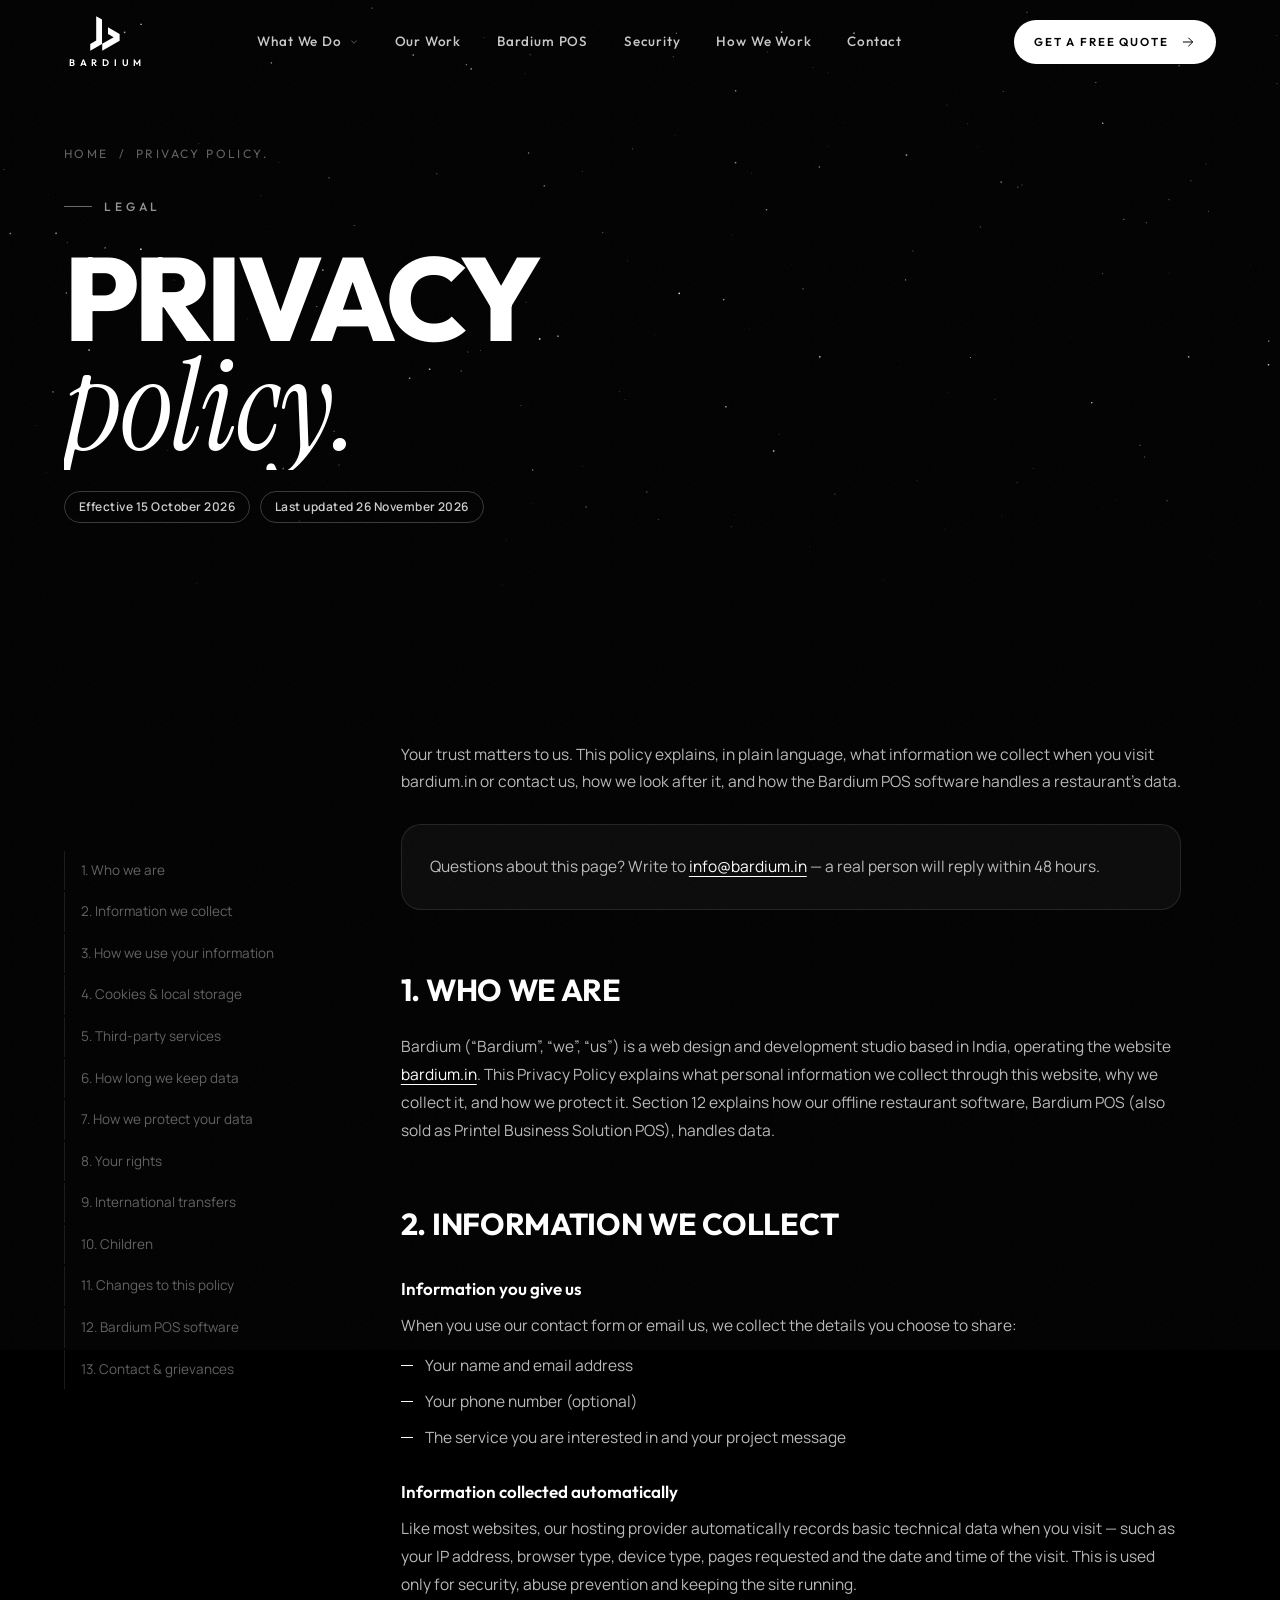
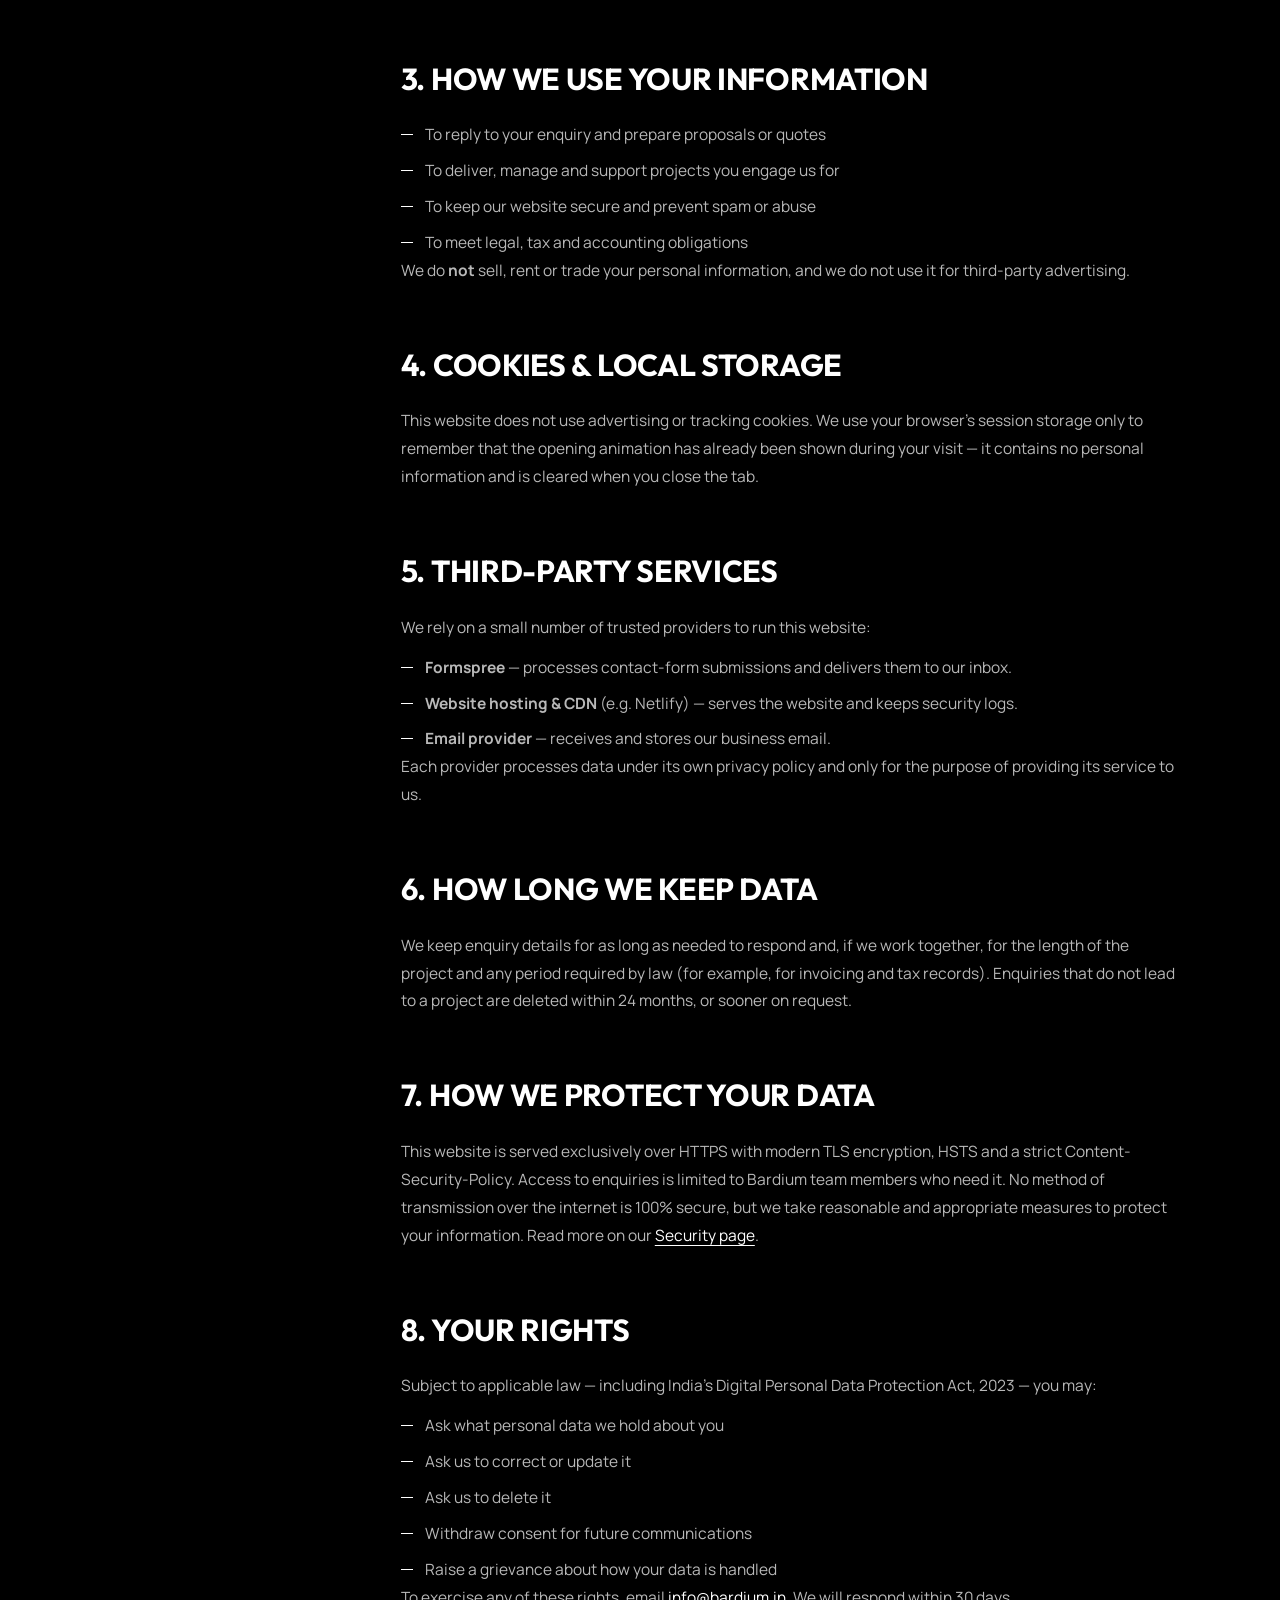
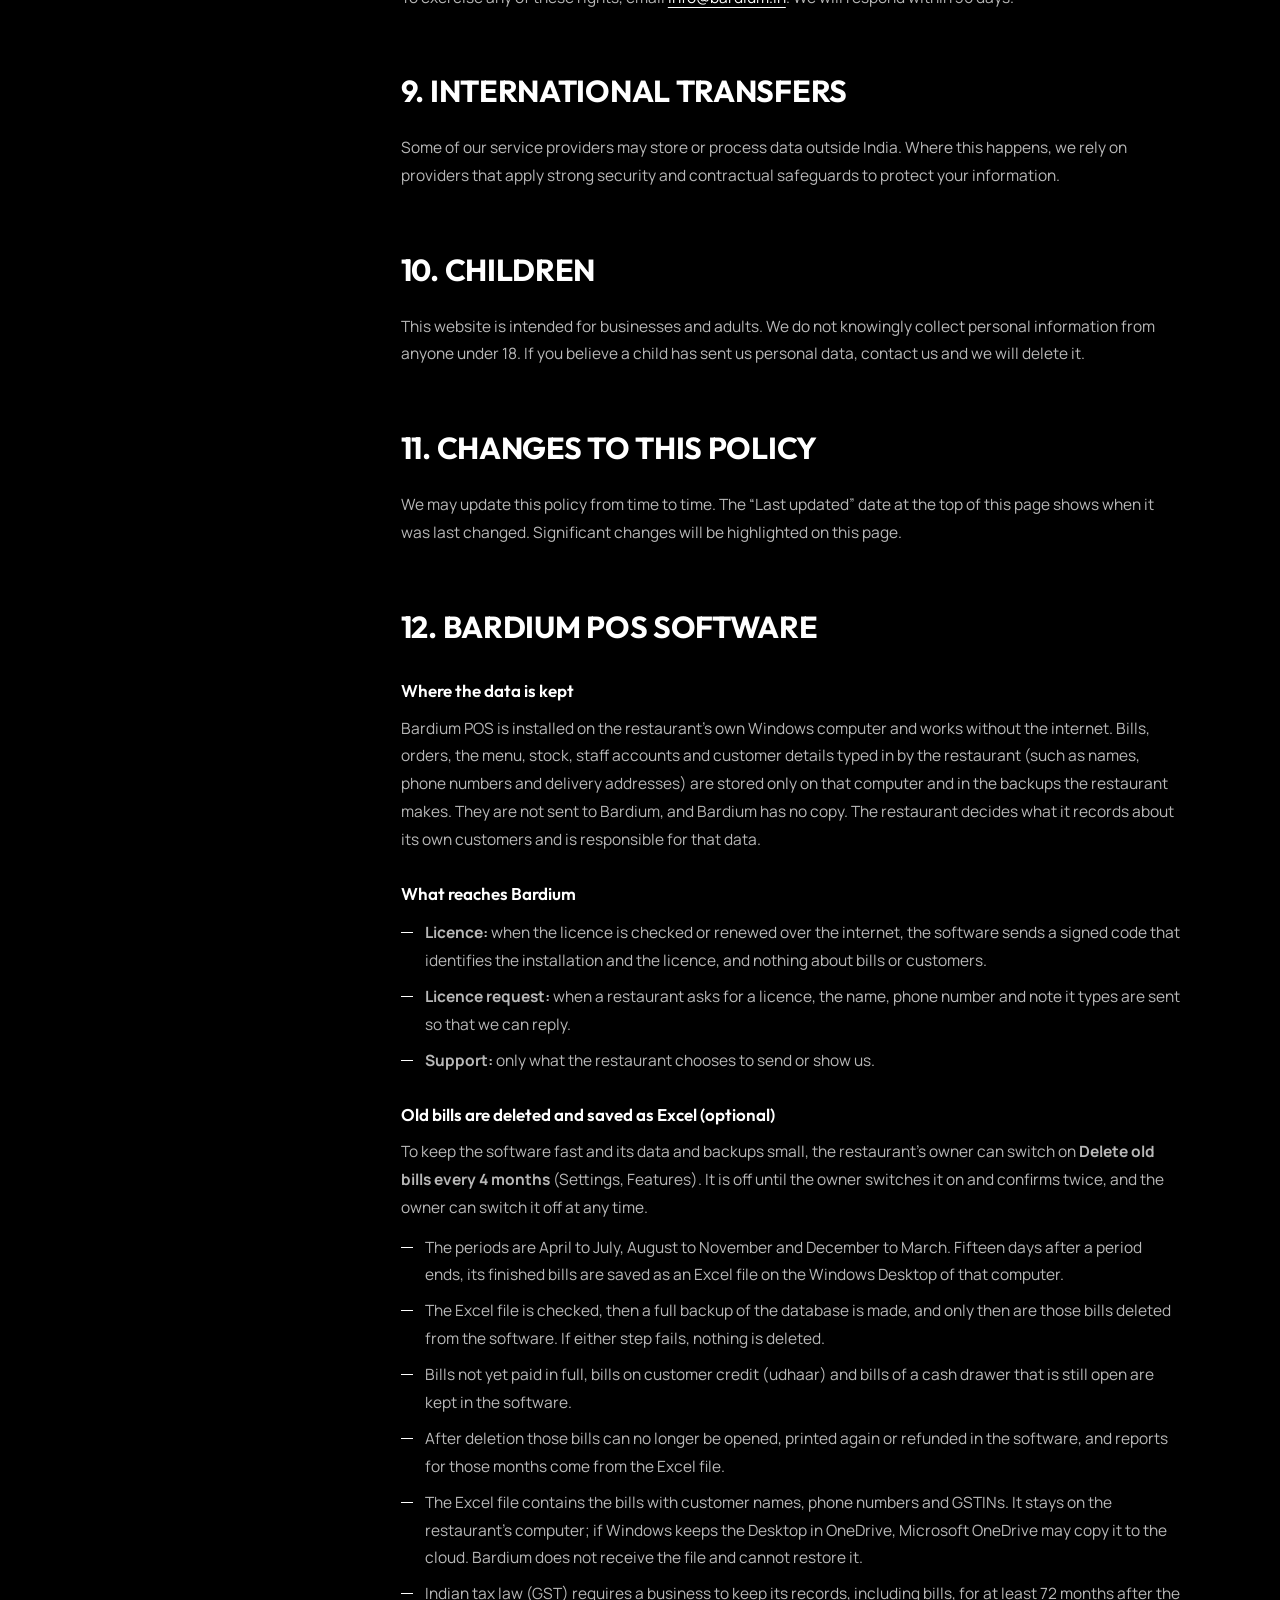
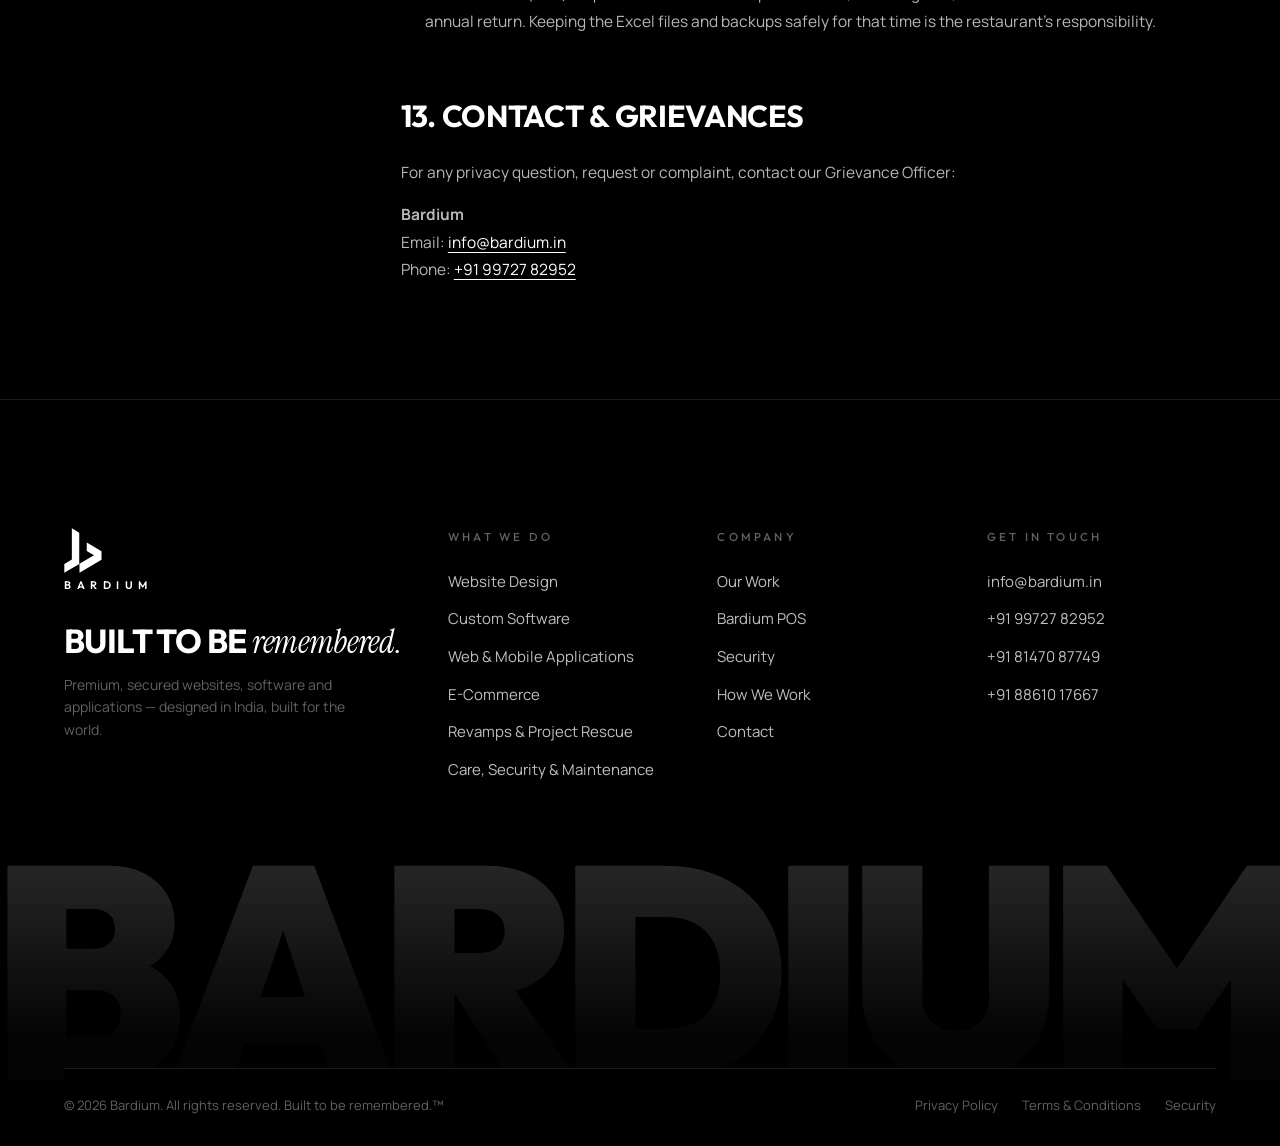
<file: privacy.html>
<!doctype html>
<html lang="en">
<head>
<meta charset="utf-8">
<meta name="viewport" content="width=device-width, initial-scale=1, viewport-fit=cover">
<title>Privacy Policy | Bardium</title>
<meta name="description" content="How Bardium collects, uses and protects personal information shared through bardium.in.">
<meta name="theme-color" content="#000000">
<meta name="color-scheme" content="dark">
<link rel="canonical" href="https://bardium.in/privacy">
<meta property="og:type" content="website">
<meta property="og:site_name" content="Bardium">
<meta property="og:title" content="Privacy Policy | Bardium">
<meta property="og:description" content="How Bardium collects, uses and protects personal information shared through bardium.in.">
<meta property="og:url" content="https://bardium.in/privacy">
<meta property="og:image" content="https://bardium.in/assets/img/og-image.png">
<meta name="twitter:card" content="summary_large_image">
<link rel="icon" href="assets/img/favicon.svg" type="image/svg+xml">
<link rel="apple-touch-icon" href="assets/img/apple-touch-icon.png">
<link rel="preload" href="assets/fonts/outfit-latin-800-normal.woff2" as="font" type="font/woff2" crossorigin>
<link rel="preload" href="assets/fonts/instrument-serif-latin-400-italic.woff2" as="font" type="font/woff2" crossorigin>
<link rel="stylesheet" href="assets/css/style.css?v=433b95d126">
<script src="assets/js/bg.js?v=c9fe0b66a0" defer></script>
<script src="assets/js/main.js?v=f510c6890e" defer></script>
</head>
<body data-page="privacy">
<a class="skip-link" href="#main">Skip to content</a>
<div class="preloader" aria-hidden="true">
  <div class="preloader__inner">
    <svg class="preloader__mark" viewBox="4 2 121 141"><path d="M29.00,3.00 52.50,16.57 52.50,114.58 5.00,142.00 5.00,114.86 29.00,101.00Z M53.30,142.00 123.50,101.47 123.50,74.47 76.50,47.33 76.50,74.33 99.50,87.61 53.30,114.29Z"/></svg>
    <div class="preloader__word"><span>Bardium</span></div>
    <div class="preloader__bar"><i></i></div>
  </div>
</div>
<div class="page-fade" aria-hidden="true"></div>
<div class="grain" aria-hidden="true"></div>
<div class="cursor" aria-hidden="true"></div>
<div class="cursor-ring" aria-hidden="true"><span class="cursor-ring__label">View</span></div>

<header class="header">
  <div class="container header__inner">
    <a class="brand" href="index.html" aria-label="Bardium — home">
      <img class="brand__mark" src="assets/img/logo-mark-white.svg" alt="" width="30" height="35">
      <span class="brand__name">Bardium</span>
    </a>
    <nav class="nav" aria-label="Primary">
      <ul class="nav__list">
        <li class="nav__item nav__item--mega">
          <a class="nav__link" data-nav="services" href="services.html" aria-haspopup="true">What We Do <svg class="nav__chev" viewBox="0 0 24 24" fill="none" stroke="currentColor" stroke-width="1.5" stroke-linecap="round" stroke-linejoin="round" aria-hidden="true"><path d="m6 9 6 6 6-6"/></svg></a>
          <div class="mega" role="region" aria-label="What we do">
  <div class="container mega__inner">
    <div class="mega__intro">
      <h3>Crafted,<br>end to end.</h3>
      <p>If it runs on a screen, we build it — and secure it. From the first sketch to years after launch.</p>
      <p><a class="link-arrow" href="services.html">All services <svg viewBox="0 0 24 24" fill="none" stroke="currentColor" stroke-width="1.5" stroke-linecap="round" stroke-linejoin="round" aria-hidden="true"><path d="M5 12h14M13 6l6 6-6 6"/></svg></a></p>
    </div>
    <div class="mega__grid"><a class="mega__link" href="services.html#web"><span class="mega__num">01</span><span class="mega__title">Website Design &amp; Development <svg viewBox="0 0 24 24" fill="none" stroke="currentColor" stroke-width="1.5" stroke-linecap="round" stroke-linejoin="round" aria-hidden="true"><path d="M5 12h14M13 6l6 6-6 6"/></svg></span><span class="mega__desc">Bespoke, lightning-fast websites</span></a><a class="mega__link" href="services.html#software"><span class="mega__num">02</span><span class="mega__title">Custom Software Development <svg viewBox="0 0 24 24" fill="none" stroke="currentColor" stroke-width="1.5" stroke-linecap="round" stroke-linejoin="round" aria-hidden="true"><path d="M5 12h14M13 6l6 6-6 6"/></svg></span><span class="mega__desc">Any software, for any business</span></a><a class="mega__link" href="services.html#apps"><span class="mega__num">03</span><span class="mega__title">Web &amp; Mobile Applications <svg viewBox="0 0 24 24" fill="none" stroke="currentColor" stroke-width="1.5" stroke-linecap="round" stroke-linejoin="round" aria-hidden="true"><path d="M5 12h14M13 6l6 6-6 6"/></svg></span><span class="mega__desc">Apps for every screen</span></a><a class="mega__link" href="services.html#ecommerce"><span class="mega__num">04</span><span class="mega__title">E-Commerce <svg viewBox="0 0 24 24" fill="none" stroke="currentColor" stroke-width="1.5" stroke-linecap="round" stroke-linejoin="round" aria-hidden="true"><path d="M5 12h14M13 6l6 6-6 6"/></svg></span><span class="mega__desc">Storefronts that sell</span></a><a class="mega__link" href="services.html#revamp"><span class="mega__num">05</span><span class="mega__title">Revamps &amp; Project Rescue <svg viewBox="0 0 24 24" fill="none" stroke="currentColor" stroke-width="1.5" stroke-linecap="round" stroke-linejoin="round" aria-hidden="true"><path d="M5 12h14M13 6l6 6-6 6"/></svg></span><span class="mega__desc">Modernise or finish what was started</span></a><a class="mega__link" href="services.html#care"><span class="mega__num">06</span><span class="mega__title">Care, Security &amp; Maintenance <svg viewBox="0 0 24 24" fill="none" stroke="currentColor" stroke-width="1.5" stroke-linecap="round" stroke-linejoin="round" aria-hidden="true"><path d="M5 12h14M13 6l6 6-6 6"/></svg></span><span class="mega__desc">We stay after launch</span></a></div>
    <a class="mega__feature" href="security.html">
      <img class="mega__feature-icon" src="assets/img/logo-mark-white.svg" alt="" width="54" height="63">
      <h4>Secured by default</h4>
      <p>Every website and software we build is secured — HTTPS, encrypted data and OWASP-aligned code, at no extra cost.</p>
      <span class="link-arrow">Our security standard <svg viewBox="0 0 24 24" fill="none" stroke="currentColor" stroke-width="1.5" stroke-linecap="round" stroke-linejoin="round" aria-hidden="true"><path d="M5 12h14M13 6l6 6-6 6"/></svg></span>
    </a>
  </div>
</div>
        </li>
        <li class="nav__item"><a class="nav__link" data-nav="work" href="work.html">Our Work</a></li>
        <li class="nav__item"><a class="nav__link" data-nav="pos" href="pos.html">Bardium POS</a></li>
        <li class="nav__item"><a class="nav__link" data-nav="security" href="security.html">Security</a></li>
        <li class="nav__item"><a class="nav__link" data-nav="process" href="index.html#process">How We Work</a></li>
        <li class="nav__item"><a class="nav__link" data-nav="contact" href="contact.html">Contact</a></li>
      </ul>
    </nav>
    <div class="header__cta"><a class="btn btn--sm" href="contact.html"><span class="btn__label"><span>Get a free quote</span><span aria-hidden="true">Get a free quote</span></span><svg class="btn__arrow" viewBox="0 0 24 24" fill="none" stroke="currentColor" stroke-width="1.5" stroke-linecap="round" stroke-linejoin="round" aria-hidden="true"><path d="M5 12h14M13 6l6 6-6 6"/></svg></a></div>
  </div>
</header>
<nav class="dock" aria-label="Mobile navigation"><a class="dock__link" data-nav="home" href="index.html"><svg viewBox="0 0 24 24" fill="none" stroke="currentColor" stroke-width="1.5" stroke-linecap="round" stroke-linejoin="round" aria-hidden="true"><path d="M4 11 12 4l8 7v8a1 1 0 0 1-1 1h-4v-6h-6v6H5a1 1 0 0 1-1-1z"/></svg><span>Home</span></a><a class="dock__link" data-nav="services" href="services.html"><svg viewBox="0 0 24 24" fill="none" stroke="currentColor" stroke-width="1.5" stroke-linecap="round" stroke-linejoin="round" aria-hidden="true"><rect x="4" y="4" width="7" height="7" rx="1.5"/><rect x="13" y="4" width="7" height="7" rx="1.5"/><rect x="4" y="13" width="7" height="7" rx="1.5"/><rect x="13" y="13" width="7" height="7" rx="1.5"/></svg><span>Services</span></a><a class="dock__link" data-nav="work" href="work.html"><svg viewBox="0 0 24 24" fill="none" stroke="currentColor" stroke-width="1.5" stroke-linecap="round" stroke-linejoin="round" aria-hidden="true"><rect x="3" y="7" width="18" height="13" rx="2"/><path d="M9 7V5a1 1 0 0 1 1-1h4a1 1 0 0 1 1 1v2M3 13h18"/></svg><span>Work</span></a><a class="dock__link" data-nav="pos" href="pos.html"><svg viewBox="0 0 24 24" fill="none" stroke="currentColor" stroke-width="1.5" stroke-linecap="round" stroke-linejoin="round" aria-hidden="true"><path d="M3 4h2l2.4 11.2a2 2 0 0 0 2 1.6h7.7a2 2 0 0 0 2-1.5L21 8H6"/><circle cx="10" cy="20" r="1"/><circle cx="18" cy="20" r="1"/></svg><span>POS</span></a><a class="dock__link" data-nav="security" href="security.html"><svg viewBox="0 0 24 24" fill="none" stroke="currentColor" stroke-width="1.5" stroke-linecap="round" stroke-linejoin="round" aria-hidden="true"><path d="M12 3 4.5 6v6c0 4.5 3.2 7.8 7.5 9 4.3-1.2 7.5-4.5 7.5-9V6z"/><path d="m9 12 2 2 4-4"/></svg><span>Security</span></a><a class="dock__link" data-nav="contact" href="contact.html"><svg viewBox="0 0 24 24" fill="none" stroke="currentColor" stroke-width="1.5" stroke-linecap="round" stroke-linejoin="round" aria-hidden="true"><rect x="3" y="5" width="18" height="14" rx="2"/><path d="m4 7 8 6 8-6"/></svg><span>Contact</span></a></nav>
<main id="main">
<section class="page-hero page-hero--short" aria-label="Privacy policy.">
  <canvas class="bg-canvas" data-bg="stars" aria-hidden="true"></canvas>
  <div class="container page-hero__content">
    <nav class="breadcrumb" aria-label="Breadcrumb"><a href="index.html">Home</a><span>/</span><span>Privacy policy.</span></nav>
    <p class="eyebrow" data-reveal>Legal</p>
    <h1 class="display h1" data-split>Privacy<br><span class="serif">policy.</span></h1>
    <div class="legal__meta" data-reveal data-delay=".2"><span class="chip">Effective 15 October 2026</span><span class="chip">Last updated 26 November 2026</span></div>
  </div>
</section>
<section class="section section--tight" aria-label="Privacy Policy | Bardium">
  <div class="container legal">
    <nav class="legal__toc" aria-label="On this page"><a href="#who">1. Who we are</a><a href="#collect">2. Information we collect</a><a href="#use">3. How we use your information</a><a href="#cookies">4. Cookies &amp; local storage</a><a href="#third">5. Third-party services</a><a href="#retention">6. How long we keep data</a><a href="#security">7. How we protect your data</a><a href="#rights">8. Your rights</a><a href="#transfers">9. International transfers</a><a href="#children">10. Children</a><a href="#changes">11. Changes to this policy</a><a href="#pos">12. Bardium POS software</a><a href="#contact">13. Contact &amp; grievances</a></nav>
    <article class="legal__body">
      <p>Your trust matters to us. This policy explains, in plain language, what information we collect when you visit bardium.in or contact us, how we look after it, and how the Bardium POS software handles a restaurant’s data.</p>
      <div class="legal__callout"><p class="muted">Questions about this page? Write to <a href="mailto:info@bardium.in">info@bardium.in</a> — a real person will reply within 48 hours.</p></div>
      <div class="legal__spacer"></div>
      <h2 id="who">1. Who we are</h2><p>Bardium (“Bardium”, “we”, “us”) is a web design and development studio based in India, operating the website <a href="https://bardium.in">bardium.in</a>. This Privacy Policy explains what personal information we collect through this website, why we collect it, and how we protect it. Section 12 explains how our offline restaurant software, Bardium POS (also sold as Printel Business Solution POS), handles data.</p><h2 id="collect">2. Information we collect</h2><h3>Information you give us</h3><p>When you use our contact form or email us, we collect the details you choose to share:</p><ul><li>Your name and email address</li><li>Your phone number (optional)</li><li>The service you are interested in and your project message</li></ul><h3>Information collected automatically</h3><p>Like most websites, our hosting provider automatically records basic technical data when you visit — such as your IP address, browser type, device type, pages requested and the date and time of the visit. This is used only for security, abuse prevention and keeping the site running.</p><h2 id="use">3. How we use your information</h2><ul><li>To reply to your enquiry and prepare proposals or quotes</li><li>To deliver, manage and support projects you engage us for</li><li>To keep our website secure and prevent spam or abuse</li><li>To meet legal, tax and accounting obligations</li></ul><p>We do <strong>not</strong> sell, rent or trade your personal information, and we do not use it for third-party advertising.</p><h2 id="cookies">4. Cookies &amp; local storage</h2><p>This website does not use advertising or tracking cookies. We use your browser’s session storage only to remember that the opening animation has already been shown during your visit — it contains no personal information and is cleared when you close the tab.</p><h2 id="third">5. Third-party services</h2><p>We rely on a small number of trusted providers to run this website:</p><ul><li><strong>Formspree</strong> — processes contact-form submissions and delivers them to our inbox.</li><li><strong>Website hosting &amp; CDN</strong> (e.g. Netlify) — serves the website and keeps security logs.</li><li><strong>Email provider</strong> — receives and stores our business email.</li></ul><p>Each provider processes data under its own privacy policy and only for the purpose of providing its service to us.</p><h2 id="retention">6. How long we keep data</h2><p>We keep enquiry details for as long as needed to respond and, if we work together, for the length of the project and any period required by law (for example, for invoicing and tax records). Enquiries that do not lead to a project are deleted within 24 months, or sooner on request.</p><h2 id="security">7. How we protect your data</h2><p>This website is served exclusively over HTTPS with modern TLS encryption, HSTS and a strict Content-Security-Policy. Access to enquiries is limited to Bardium team members who need it. No method of transmission over the internet is 100% secure, but we take reasonable and appropriate measures to protect your information. Read more on our <a href="security.html">Security page</a>.</p><h2 id="rights">8. Your rights</h2><p>Subject to applicable law — including India’s Digital Personal Data Protection Act, 2023 — you may:</p><ul><li>Ask what personal data we hold about you</li><li>Ask us to correct or update it</li><li>Ask us to delete it</li><li>Withdraw consent for future communications</li><li>Raise a grievance about how your data is handled</li></ul><p>To exercise any of these rights, email <a href="mailto:info@bardium.in">info@bardium.in</a>. We will respond within 30 days.</p><h2 id="transfers">9. International transfers</h2><p>Some of our service providers may store or process data outside India. Where this happens, we rely on providers that apply strong security and contractual safeguards to protect your information.</p><h2 id="children">10. Children</h2><p>This website is intended for businesses and adults. We do not knowingly collect personal information from anyone under 18. If you believe a child has sent us personal data, contact us and we will delete it.</p><h2 id="changes">11. Changes to this policy</h2><p>We may update this policy from time to time. The “Last updated” date at the top of this page shows when it was last changed. Significant changes will be highlighted on this page.</p><h2 id="pos">12. Bardium POS software</h2><h3>Where the data is kept</h3><p>Bardium POS is installed on the restaurant’s own Windows computer and works without the internet. Bills, orders, the menu, stock, staff accounts and customer details typed in by the restaurant (such as names, phone numbers and delivery addresses) are stored only on that computer and in the backups the restaurant makes. They are not sent to Bardium, and Bardium has no copy. The restaurant decides what it records about its own customers and is responsible for that data.</p><h3>What reaches Bardium</h3><ul><li><strong>Licence:</strong> when the licence is checked or renewed over the internet, the software sends a signed code that identifies the installation and the licence, and nothing about bills or customers.</li><li><strong>Licence request:</strong> when a restaurant asks for a licence, the name, phone number and note it types are sent so that we can reply.</li><li><strong>Support:</strong> only what the restaurant chooses to send or show us.</li></ul><h3>Old bills are deleted and saved as Excel (optional)</h3><p>To keep the software fast and its data and backups small, the restaurant’s owner can switch on <strong>Delete old bills every 4 months</strong> (Settings, Features). It is off until the owner switches it on and confirms twice, and the owner can switch it off at any time.</p><ul><li>The periods are April to July, August to November and December to March. Fifteen days after a period ends, its finished bills are saved as an Excel file on the Windows Desktop of that computer.</li><li>The Excel file is checked, then a full backup of the database is made, and only then are those bills deleted from the software. If either step fails, nothing is deleted.</li><li>Bills not yet paid in full, bills on customer credit (udhaar) and bills of a cash drawer that is still open are kept in the software.</li><li>After deletion those bills can no longer be opened, printed again or refunded in the software, and reports for those months come from the Excel file.</li><li>The Excel file contains the bills with customer names, phone numbers and GSTINs. It stays on the restaurant’s computer; if Windows keeps the Desktop in OneDrive, Microsoft OneDrive may copy it to the cloud. Bardium does not receive the file and cannot restore it.</li><li>Indian tax law (GST) requires a business to keep its records, including bills, for at least 72 months after the annual return. Keeping the Excel files and backups safely for that time is the restaurant’s responsibility.</li></ul><h2 id="contact">13. Contact &amp; grievances</h2><p>For any privacy question, request or complaint, contact our Grievance Officer:</p><p><strong>Bardium</strong><br>Email: <a href="mailto:info@bardium.in">info@bardium.in</a><br>Phone: <a href="tel:+919972782952">+91 99727 82952</a></p>
    </article>
  </div>
</section>
</main>
<footer class="footer">
  <div class="container">
    <div class="footer__top">
      <div class="footer__brand">
        <a class="brand" href="index.html" aria-label="Bardium — home">
          <img class="brand__mark" src="assets/img/logo-mark-white.svg" alt="" width="38" height="44">
          <span class="brand__name">Bardium</span>
        </a>
        <p class="footer__slogan">Built to be <span class="serif">remembered.</span></p>
        <p>Premium, secured websites, software and applications — designed in India, built for the world.</p>
      </div>
      <div class="footer__col">
        <h4>What we do</h4>
        <ul><li><a href="services.html#web">Website Design</a></li><li><a href="services.html#software">Custom Software</a></li><li><a href="services.html#apps">Web &amp; Mobile Applications</a></li><li><a href="services.html#ecommerce">E-Commerce</a></li><li><a href="services.html#revamp">Revamps &amp; Project Rescue</a></li><li><a href="services.html#care">Care, Security &amp; Maintenance</a></li></ul>
      </div>
      <div class="footer__col">
        <h4>Company</h4>
        <ul>
          <li><a href="work.html">Our Work</a></li>
          <li><a href="pos.html">Bardium POS</a></li>
          <li><a href="security.html">Security</a></li>
          <li><a href="index.html#process">How We Work</a></li>
          <li><a href="contact.html">Contact</a></li>
        </ul>
      </div>
      <div class="footer__col">
        <h4>Get in touch</h4>
        <ul>
          <li><a href="mailto:info@bardium.in">info@bardium.in</a></li>
          <li><a href="tel:+919972782952">+91 99727 82952</a></li>
          <li><a href="tel:+918147087749">+91 81470 87749</a></li>
          <li><a href="tel:+918861017667">+91 88610 17667</a></li>
        </ul>
      </div>
    </div>
  </div>
  <div class="footer__giant" aria-hidden="true">Bardium</div>
  <div class="container">
    <div class="footer__bottom">
      <span>© <span data-year>2026</span> Bardium. All rights reserved. Built to be remembered.™</span>
      <div class="footer__legal">
        <a href="privacy.html">Privacy Policy</a>
        <a href="terms.html">Terms &amp; Conditions</a>
        <a href="security.html">Security</a>
      </div>
    </div>
  </div>
</footer>
</body>
</html>
</file>
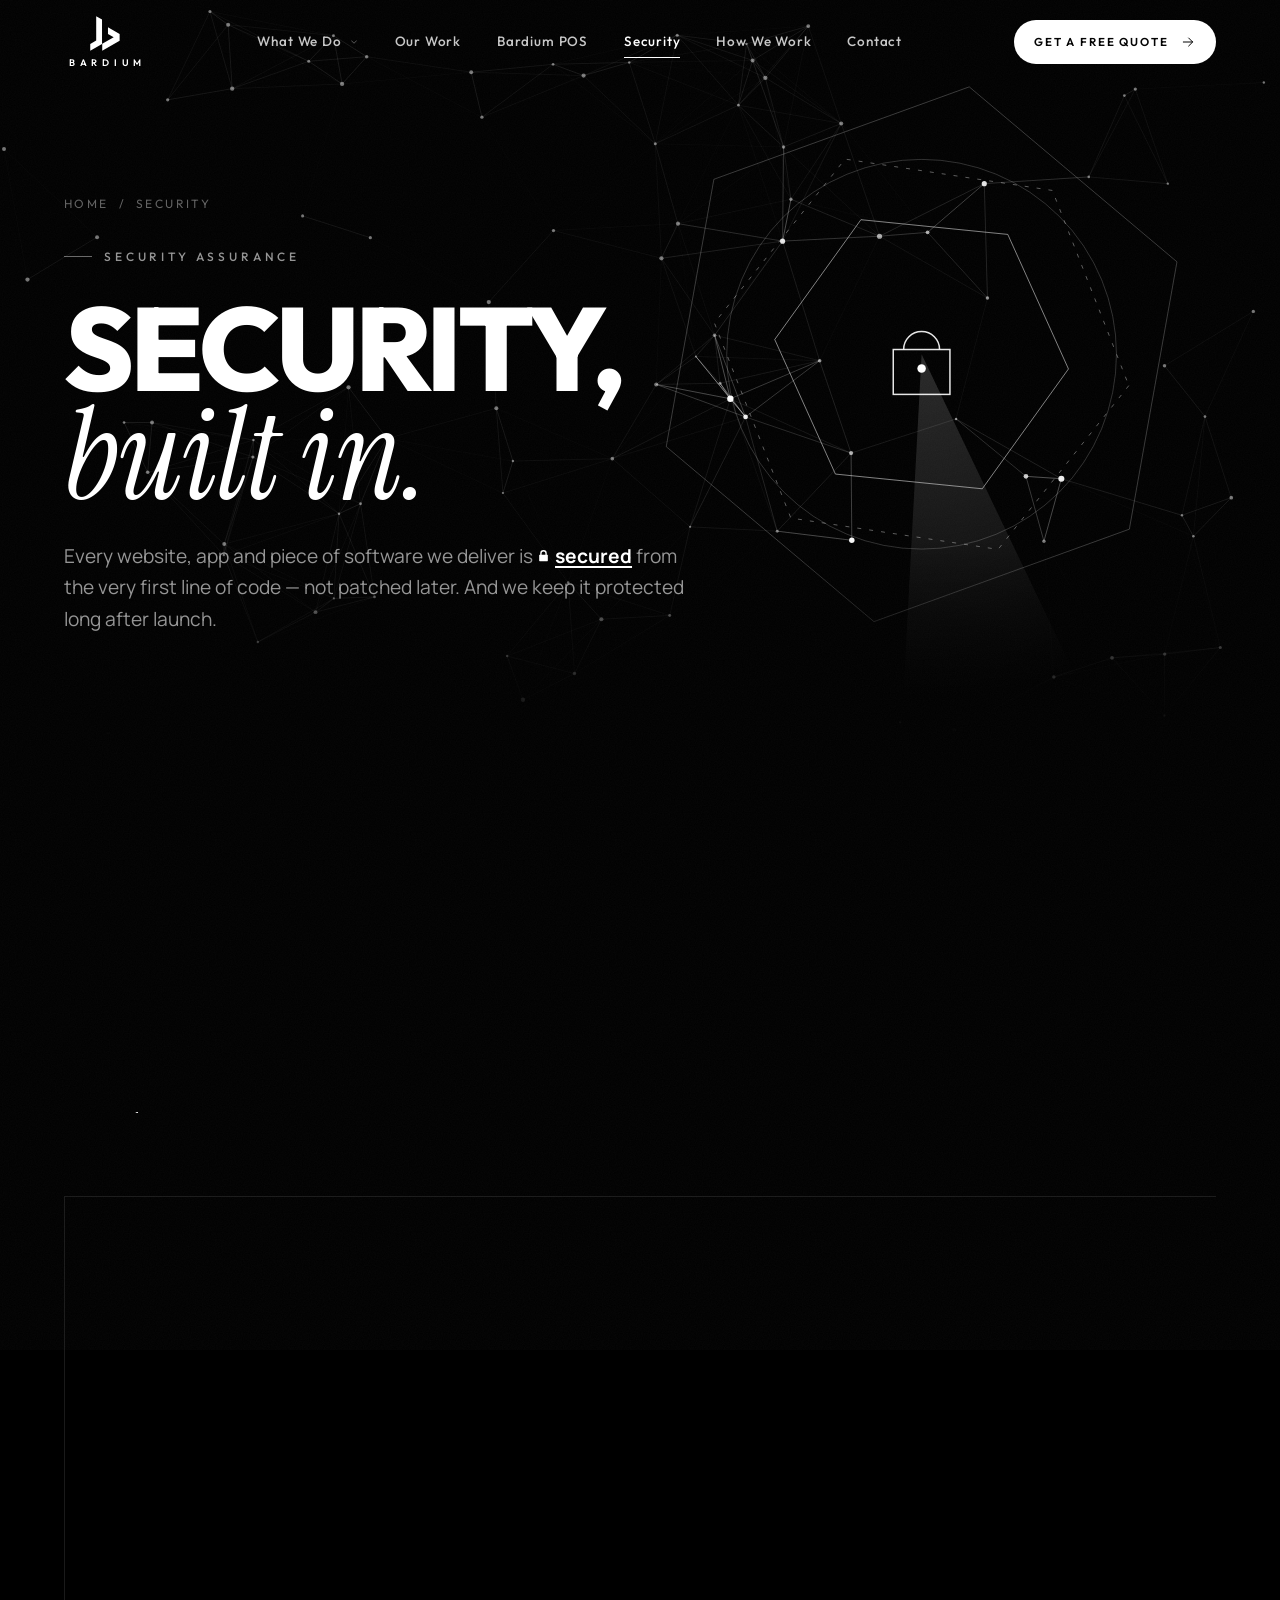
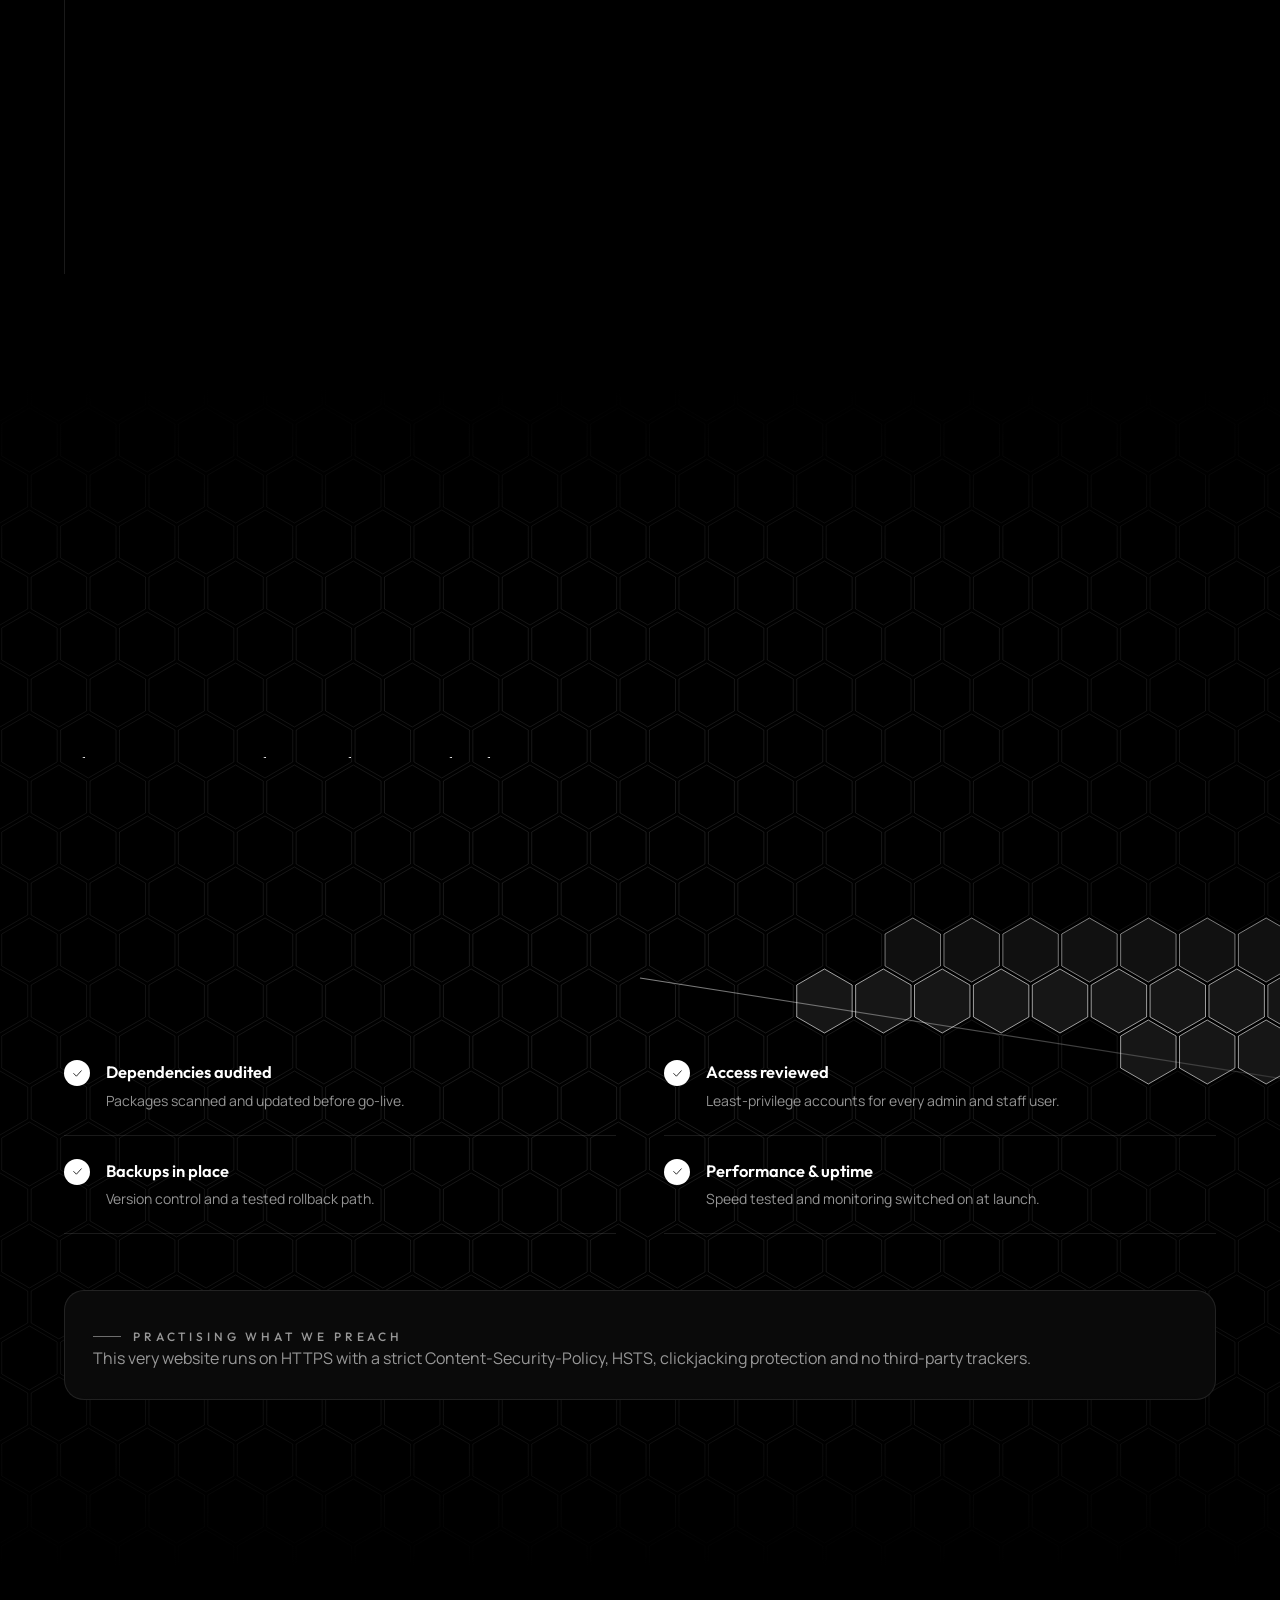
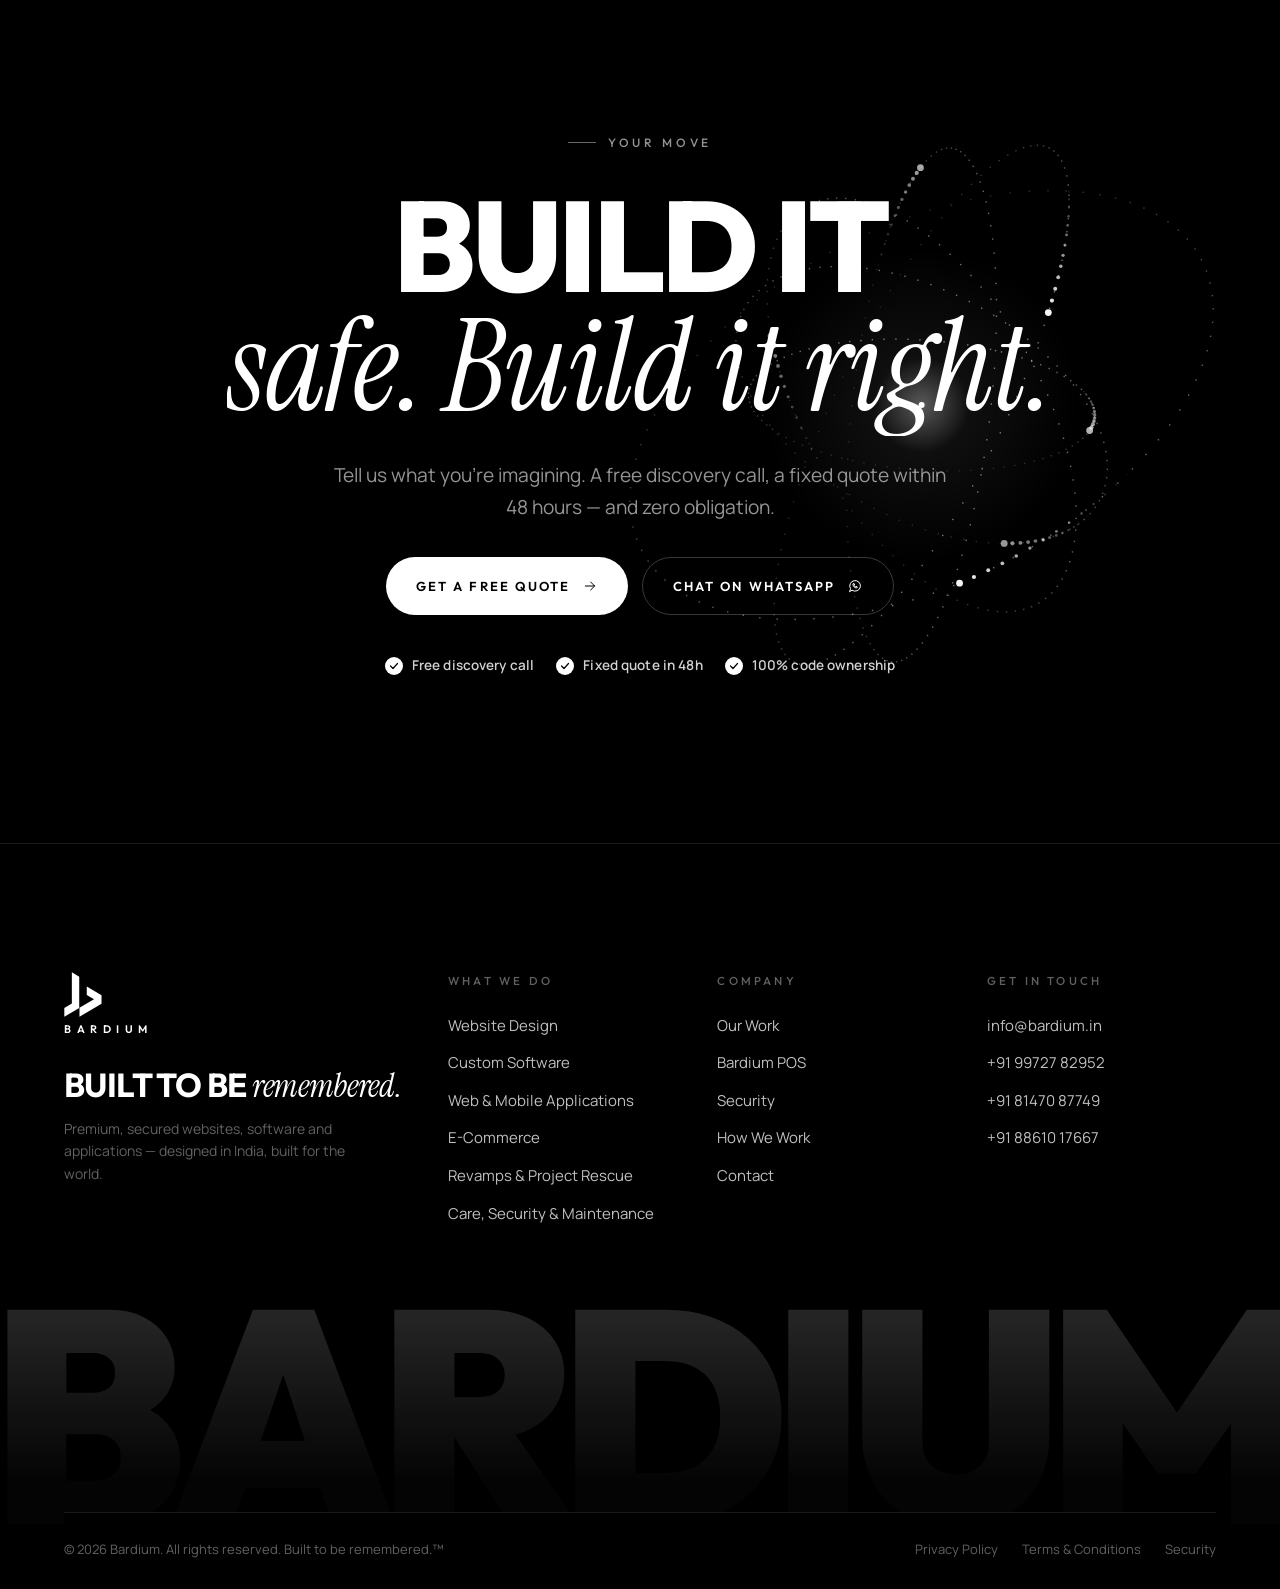
<file: security.html>
<!doctype html>
<html lang="en">
<head>
<meta charset="utf-8">
<meta name="viewport" content="width=device-width, initial-scale=1, viewport-fit=cover">
<title>Security — Secure by Design | Bardium</title>
<meta name="description" content="How Bardium secures every website and web app: HTTPS and HSTS, strict security headers, OWASP-aligned code, secure authentication, backups and monitoring.">
<meta name="theme-color" content="#000000">
<meta name="color-scheme" content="dark">
<link rel="canonical" href="https://bardium.in/security">
<meta property="og:type" content="website">
<meta property="og:site_name" content="Bardium">
<meta property="og:title" content="Security — Secure by Design | Bardium">
<meta property="og:description" content="How Bardium secures every website and web app: HTTPS and HSTS, strict security headers, OWASP-aligned code, secure authentication, backups and monitoring.">
<meta property="og:url" content="https://bardium.in/security">
<meta property="og:image" content="https://bardium.in/assets/img/og-image.png">
<meta name="twitter:card" content="summary_large_image">
<link rel="icon" href="assets/img/favicon.svg" type="image/svg+xml">
<link rel="apple-touch-icon" href="assets/img/apple-touch-icon.png">
<link rel="preload" href="assets/fonts/outfit-latin-800-normal.woff2" as="font" type="font/woff2" crossorigin>
<link rel="preload" href="assets/fonts/instrument-serif-latin-400-italic.woff2" as="font" type="font/woff2" crossorigin>
<link rel="stylesheet" href="assets/css/style.css?v=433b95d126">
<script src="assets/js/bg.js?v=c9fe0b66a0" defer></script>
<script src="assets/js/main.js?v=f510c6890e" defer></script>
</head>
<body data-page="security">
<a class="skip-link" href="#main">Skip to content</a>
<div class="preloader" aria-hidden="true">
  <div class="preloader__inner">
    <svg class="preloader__mark" viewBox="4 2 121 141"><path d="M29.00,3.00 52.50,16.57 52.50,114.58 5.00,142.00 5.00,114.86 29.00,101.00Z M53.30,142.00 123.50,101.47 123.50,74.47 76.50,47.33 76.50,74.33 99.50,87.61 53.30,114.29Z"/></svg>
    <div class="preloader__word"><span>Bardium</span></div>
    <div class="preloader__bar"><i></i></div>
  </div>
</div>
<div class="page-fade" aria-hidden="true"></div>
<div class="grain" aria-hidden="true"></div>
<div class="cursor" aria-hidden="true"></div>
<div class="cursor-ring" aria-hidden="true"><span class="cursor-ring__label">View</span></div>

<header class="header">
  <div class="container header__inner">
    <a class="brand" href="index.html" aria-label="Bardium — home">
      <img class="brand__mark" src="assets/img/logo-mark-white.svg" alt="" width="30" height="35">
      <span class="brand__name">Bardium</span>
    </a>
    <nav class="nav" aria-label="Primary">
      <ul class="nav__list">
        <li class="nav__item nav__item--mega">
          <a class="nav__link" data-nav="services" href="services.html" aria-haspopup="true">What We Do <svg class="nav__chev" viewBox="0 0 24 24" fill="none" stroke="currentColor" stroke-width="1.5" stroke-linecap="round" stroke-linejoin="round" aria-hidden="true"><path d="m6 9 6 6 6-6"/></svg></a>
          <div class="mega" role="region" aria-label="What we do">
  <div class="container mega__inner">
    <div class="mega__intro">
      <h3>Crafted,<br>end to end.</h3>
      <p>If it runs on a screen, we build it — and secure it. From the first sketch to years after launch.</p>
      <p><a class="link-arrow" href="services.html">All services <svg viewBox="0 0 24 24" fill="none" stroke="currentColor" stroke-width="1.5" stroke-linecap="round" stroke-linejoin="round" aria-hidden="true"><path d="M5 12h14M13 6l6 6-6 6"/></svg></a></p>
    </div>
    <div class="mega__grid"><a class="mega__link" href="services.html#web"><span class="mega__num">01</span><span class="mega__title">Website Design &amp; Development <svg viewBox="0 0 24 24" fill="none" stroke="currentColor" stroke-width="1.5" stroke-linecap="round" stroke-linejoin="round" aria-hidden="true"><path d="M5 12h14M13 6l6 6-6 6"/></svg></span><span class="mega__desc">Bespoke, lightning-fast websites</span></a><a class="mega__link" href="services.html#software"><span class="mega__num">02</span><span class="mega__title">Custom Software Development <svg viewBox="0 0 24 24" fill="none" stroke="currentColor" stroke-width="1.5" stroke-linecap="round" stroke-linejoin="round" aria-hidden="true"><path d="M5 12h14M13 6l6 6-6 6"/></svg></span><span class="mega__desc">Any software, for any business</span></a><a class="mega__link" href="services.html#apps"><span class="mega__num">03</span><span class="mega__title">Web &amp; Mobile Applications <svg viewBox="0 0 24 24" fill="none" stroke="currentColor" stroke-width="1.5" stroke-linecap="round" stroke-linejoin="round" aria-hidden="true"><path d="M5 12h14M13 6l6 6-6 6"/></svg></span><span class="mega__desc">Apps for every screen</span></a><a class="mega__link" href="services.html#ecommerce"><span class="mega__num">04</span><span class="mega__title">E-Commerce <svg viewBox="0 0 24 24" fill="none" stroke="currentColor" stroke-width="1.5" stroke-linecap="round" stroke-linejoin="round" aria-hidden="true"><path d="M5 12h14M13 6l6 6-6 6"/></svg></span><span class="mega__desc">Storefronts that sell</span></a><a class="mega__link" href="services.html#revamp"><span class="mega__num">05</span><span class="mega__title">Revamps &amp; Project Rescue <svg viewBox="0 0 24 24" fill="none" stroke="currentColor" stroke-width="1.5" stroke-linecap="round" stroke-linejoin="round" aria-hidden="true"><path d="M5 12h14M13 6l6 6-6 6"/></svg></span><span class="mega__desc">Modernise or finish what was started</span></a><a class="mega__link" href="services.html#care"><span class="mega__num">06</span><span class="mega__title">Care, Security &amp; Maintenance <svg viewBox="0 0 24 24" fill="none" stroke="currentColor" stroke-width="1.5" stroke-linecap="round" stroke-linejoin="round" aria-hidden="true"><path d="M5 12h14M13 6l6 6-6 6"/></svg></span><span class="mega__desc">We stay after launch</span></a></div>
    <a class="mega__feature" href="security.html">
      <img class="mega__feature-icon" src="assets/img/logo-mark-white.svg" alt="" width="54" height="63">
      <h4>Secured by default</h4>
      <p>Every website and software we build is secured — HTTPS, encrypted data and OWASP-aligned code, at no extra cost.</p>
      <span class="link-arrow">Our security standard <svg viewBox="0 0 24 24" fill="none" stroke="currentColor" stroke-width="1.5" stroke-linecap="round" stroke-linejoin="round" aria-hidden="true"><path d="M5 12h14M13 6l6 6-6 6"/></svg></span>
    </a>
  </div>
</div>
        </li>
        <li class="nav__item"><a class="nav__link" data-nav="work" href="work.html">Our Work</a></li>
        <li class="nav__item"><a class="nav__link" data-nav="pos" href="pos.html">Bardium POS</a></li>
        <li class="nav__item"><a class="nav__link" data-nav="security" href="security.html">Security</a></li>
        <li class="nav__item"><a class="nav__link" data-nav="process" href="index.html#process">How We Work</a></li>
        <li class="nav__item"><a class="nav__link" data-nav="contact" href="contact.html">Contact</a></li>
      </ul>
    </nav>
    <div class="header__cta"><a class="btn btn--sm" href="contact.html"><span class="btn__label"><span>Get a free quote</span><span aria-hidden="true">Get a free quote</span></span><svg class="btn__arrow" viewBox="0 0 24 24" fill="none" stroke="currentColor" stroke-width="1.5" stroke-linecap="round" stroke-linejoin="round" aria-hidden="true"><path d="M5 12h14M13 6l6 6-6 6"/></svg></a></div>
  </div>
</header>
<nav class="dock" aria-label="Mobile navigation"><a class="dock__link" data-nav="home" href="index.html"><svg viewBox="0 0 24 24" fill="none" stroke="currentColor" stroke-width="1.5" stroke-linecap="round" stroke-linejoin="round" aria-hidden="true"><path d="M4 11 12 4l8 7v8a1 1 0 0 1-1 1h-4v-6h-6v6H5a1 1 0 0 1-1-1z"/></svg><span>Home</span></a><a class="dock__link" data-nav="services" href="services.html"><svg viewBox="0 0 24 24" fill="none" stroke="currentColor" stroke-width="1.5" stroke-linecap="round" stroke-linejoin="round" aria-hidden="true"><rect x="4" y="4" width="7" height="7" rx="1.5"/><rect x="13" y="4" width="7" height="7" rx="1.5"/><rect x="4" y="13" width="7" height="7" rx="1.5"/><rect x="13" y="13" width="7" height="7" rx="1.5"/></svg><span>Services</span></a><a class="dock__link" data-nav="work" href="work.html"><svg viewBox="0 0 24 24" fill="none" stroke="currentColor" stroke-width="1.5" stroke-linecap="round" stroke-linejoin="round" aria-hidden="true"><rect x="3" y="7" width="18" height="13" rx="2"/><path d="M9 7V5a1 1 0 0 1 1-1h4a1 1 0 0 1 1 1v2M3 13h18"/></svg><span>Work</span></a><a class="dock__link" data-nav="pos" href="pos.html"><svg viewBox="0 0 24 24" fill="none" stroke="currentColor" stroke-width="1.5" stroke-linecap="round" stroke-linejoin="round" aria-hidden="true"><path d="M3 4h2l2.4 11.2a2 2 0 0 0 2 1.6h7.7a2 2 0 0 0 2-1.5L21 8H6"/><circle cx="10" cy="20" r="1"/><circle cx="18" cy="20" r="1"/></svg><span>POS</span></a><a class="dock__link" data-nav="security" href="security.html"><svg viewBox="0 0 24 24" fill="none" stroke="currentColor" stroke-width="1.5" stroke-linecap="round" stroke-linejoin="round" aria-hidden="true"><path d="M12 3 4.5 6v6c0 4.5 3.2 7.8 7.5 9 4.3-1.2 7.5-4.5 7.5-9V6z"/><path d="m9 12 2 2 4-4"/></svg><span>Security</span></a><a class="dock__link" data-nav="contact" href="contact.html"><svg viewBox="0 0 24 24" fill="none" stroke="currentColor" stroke-width="1.5" stroke-linecap="round" stroke-linejoin="round" aria-hidden="true"><rect x="3" y="5" width="18" height="14" rx="2"/><path d="m4 7 8 6 8-6"/></svg><span>Contact</span></a></nav>
<main id="main">
<section class="page-hero" aria-label="Security">
  <canvas class="bg-canvas" data-bg="network" aria-hidden="true"></canvas>
  <div class="container page-hero__content">
    <nav class="breadcrumb" aria-label="Breadcrumb"><a href="index.html">Home</a><span>/</span><span>Security</span></nav>
    <p class="eyebrow" data-reveal>Security assurance</p>
    <h1 class="display h1" data-split>Security,<br><span class="serif">built in.</span></h1>
    <p class="lead" data-reveal data-delay=".2">Every website, app and piece of software we deliver is <span class="hl-secure" tabindex="0" data-tip="HTTPS · Encrypted data · OWASP-aligned code">secured</span> from the very first line of code — not patched later. And we keep it protected long after launch.</p>
  </div>
</section>
<section class="section section--tight" aria-label="Security pillars">
  <div class="container">
    <div class="section-head section-head--split">
      <div><p class="eyebrow" data-reveal>Eight pillars</p><h2 class="display h2" data-split>How we protect<br><span class="serif">what matters.</span></h2></div>
      <p class="lead" data-reveal data-delay=".15">The same standard applies to every project — from a five-page website to a live software platform serving hundreds of users.</p>
    </div>
    <div class="sec-grid sec-grid--4"><div class="sec-item" data-reveal data-delay="0.00"><div class="sec-item__icon"><svg viewBox="0 0 24 24" fill="none" stroke="currentColor" stroke-width="1.5" stroke-linecap="round" stroke-linejoin="round" aria-hidden="true"><rect x="4.5" y="10.5" width="15" height="10" rx="2"/><path d="M8 10.5V7.5a4 4 0 0 1 8 0v3"/><circle cx="12" cy="15.5" r="1.2"/></svg></div><h3>HTTPS &amp; SSL everywhere</h3><p>Every site ships on HTTPS with modern TLS encryption and HSTS — so data between your visitors and your site can't be read or tampered with.</p></div><div class="sec-item" data-reveal data-delay="0.08"><div class="sec-item__icon"><svg viewBox="0 0 24 24" fill="none" stroke="currentColor" stroke-width="1.5" stroke-linecap="round" stroke-linejoin="round" aria-hidden="true"><path d="M4 6h16M4 12h10M4 18h7"/><circle cx="18" cy="17" r="3"/></svg></div><h3>Hardened security headers</h3><p>Strict Content-Security-Policy, X-Frame-Options, Referrer-Policy and Permissions-Policy block clickjacking, injected scripts and data leaks.</p></div><div class="sec-item" data-reveal data-delay="0.16"><div class="sec-item__icon"><svg viewBox="0 0 24 24" fill="none" stroke="currentColor" stroke-width="1.5" stroke-linecap="round" stroke-linejoin="round" aria-hidden="true"><path d="m8 8-4 4 4 4M16 8l4 4-4 4M14 5l-4 14"/></svg></div><h3>OWASP-aligned code</h3><p>We build against the OWASP Top 10 — input validation, output encoding and protection from XSS, injection and CSRF attacks.</p></div><div class="sec-item" data-reveal data-delay="0.00"><div class="sec-item__icon"><svg viewBox="0 0 24 24" fill="none" stroke="currentColor" stroke-width="1.5" stroke-linecap="round" stroke-linejoin="round" aria-hidden="true"><circle cx="8" cy="15" r="4"/><path d="m11 12 9-9M17 6l3 3M15 8l2 2"/></svg></div><h3>Secure authentication</h3><p>Hashed passwords, per-user accounts, role-based access and session protection. No shared logins — every action is accountable.</p></div><div class="sec-item" data-reveal data-delay="0.08"><div class="sec-item__icon"><svg viewBox="0 0 24 24" fill="none" stroke="currentColor" stroke-width="1.5" stroke-linecap="round" stroke-linejoin="round" aria-hidden="true"><ellipse cx="12" cy="6" rx="8" ry="3"/><path d="M4 6v6c0 1.7 3.6 3 8 3s8-1.3 8-3V6M4 12v6c0 1.7 3.6 3 8 3s8-1.3 8-3v-6"/></svg></div><h3>Data protection</h3><p>We collect only what's needed, encrypt it in transit and store it with trusted providers that encrypt data at rest.</p></div><div class="sec-item" data-reveal data-delay="0.16"><div class="sec-item__icon"><svg viewBox="0 0 24 24" fill="none" stroke="currentColor" stroke-width="1.5" stroke-linecap="round" stroke-linejoin="round" aria-hidden="true"><path d="M7 18a4.5 4.5 0 0 1-.6-9 6 6 0 0 1 11.5 1.5A3.8 3.8 0 0 1 17.5 18z"/></svg></div><h3>Global CDN &amp; DDoS shielding</h3><p>Sites are deployed on enterprise-grade global edge networks with built-in DDoS mitigation and near-100% uptime.</p></div><div class="sec-item" data-reveal data-delay="0.00"><div class="sec-item__icon"><svg viewBox="0 0 24 24" fill="none" stroke="currentColor" stroke-width="1.5" stroke-linecap="round" stroke-linejoin="round" aria-hidden="true"><path d="M12 8v5l3 2"/><path d="M3.5 12a8.5 8.5 0 1 0 2.5-6"/><path d="M3 4v4h4"/></svg></div><h3>Backups &amp; version control</h3><p>Every line of code lives in version control, with automated backups — so any change can be rolled back in minutes.</p></div><div class="sec-item" data-reveal data-delay="0.08"><div class="sec-item__icon"><svg viewBox="0 0 24 24" fill="none" stroke="currentColor" stroke-width="1.5" stroke-linecap="round" stroke-linejoin="round" aria-hidden="true"><path d="M3 12h4l2-6 4 12 2-6h6"/></svg></div><h3>Monitoring &amp; patching</h3><p>Dependencies are kept updated, vulnerabilities patched and uptime monitored — security is a process, not a one-time checkbox.</p></div></div>
  </div>
</section>
<section class="section fade-top fade-bottom" aria-label="Launch checklist">
  <canvas class="bg-canvas" data-bg="hex" aria-hidden="true"></canvas>
  <div class="container">
    <div class="section-head">
      <p class="eyebrow" data-reveal>Before every launch</p>
      <h2 class="display h2" data-split>The Bardium<br><span class="serif">launch checklist.</span></h2>
    </div>
    <ul class="checklist"><li data-reveal><span class="tick"><svg viewBox="0 0 24 24" fill="none" stroke="currentColor" stroke-width="1.5" stroke-linecap="round" stroke-linejoin="round" aria-hidden="true"><path d="m5 12 5 5 9-10"/></svg></span><div><strong>HTTPS enforced</strong><span class="d">Valid SSL certificate, HTTP→HTTPS redirect and HSTS.</span></div></li><li data-reveal><span class="tick"><svg viewBox="0 0 24 24" fill="none" stroke="currentColor" stroke-width="1.5" stroke-linecap="round" stroke-linejoin="round" aria-hidden="true"><path d="m5 12 5 5 9-10"/></svg></span><div><strong>Security headers verified</strong><span class="d">CSP, X-Frame-Options, nosniff, Referrer &amp; Permissions policies.</span></div></li><li data-reveal><span class="tick"><svg viewBox="0 0 24 24" fill="none" stroke="currentColor" stroke-width="1.5" stroke-linecap="round" stroke-linejoin="round" aria-hidden="true"><path d="m5 12 5 5 9-10"/></svg></span><div><strong>Forms protected</strong><span class="d">Validation, spam honeypots and rate-limited third-party handlers.</span></div></li><li data-reveal><span class="tick"><svg viewBox="0 0 24 24" fill="none" stroke="currentColor" stroke-width="1.5" stroke-linecap="round" stroke-linejoin="round" aria-hidden="true"><path d="m5 12 5 5 9-10"/></svg></span><div><strong>No secrets in code</strong><span class="d">API keys and credentials kept in secure environment settings.</span></div></li><li data-reveal><span class="tick"><svg viewBox="0 0 24 24" fill="none" stroke="currentColor" stroke-width="1.5" stroke-linecap="round" stroke-linejoin="round" aria-hidden="true"><path d="m5 12 5 5 9-10"/></svg></span><div><strong>Dependencies audited</strong><span class="d">Packages scanned and updated before go-live.</span></div></li><li data-reveal><span class="tick"><svg viewBox="0 0 24 24" fill="none" stroke="currentColor" stroke-width="1.5" stroke-linecap="round" stroke-linejoin="round" aria-hidden="true"><path d="m5 12 5 5 9-10"/></svg></span><div><strong>Access reviewed</strong><span class="d">Least-privilege accounts for every admin and staff user.</span></div></li><li data-reveal><span class="tick"><svg viewBox="0 0 24 24" fill="none" stroke="currentColor" stroke-width="1.5" stroke-linecap="round" stroke-linejoin="round" aria-hidden="true"><path d="m5 12 5 5 9-10"/></svg></span><div><strong>Backups in place</strong><span class="d">Version control and a tested rollback path.</span></div></li><li data-reveal><span class="tick"><svg viewBox="0 0 24 24" fill="none" stroke="currentColor" stroke-width="1.5" stroke-linecap="round" stroke-linejoin="round" aria-hidden="true"><path d="m5 12 5 5 9-10"/></svg></span><div><strong>Performance &amp; uptime</strong><span class="d">Speed tested and monitoring switched on at launch.</span></div></li></ul>
    <div class="legal__callout" data-reveal>
      <p class="eyebrow">Practising what we preach</p>
      <p class="muted">This very website runs on HTTPS with a strict Content-Security-Policy, HSTS, clickjacking protection and no third-party trackers.</p>
    </div>
  </div>
</section>

<section class="section cta fade-top" aria-label="Start a project">
  <canvas class="bg-canvas" data-bg="orbits" aria-hidden="true"></canvas>
  <div class="container cta__inner">
    <span class="eyebrow" data-reveal>Your move</span>
    <h2 class="display cta__title" data-split>Build it<br><span class="serif">safe. Build it right.</span></h2>
    <p class="lead" data-reveal data-delay=".2">Tell us what you're imagining. A free discovery call, a fixed quote within 48 hours — and zero obligation.</p>
    <div class="btn-row" data-reveal data-delay=".3"><a class="btn " href="contact.html"><span class="btn__label"><span>Get a free quote</span><span aria-hidden="true">Get a free quote</span></span><svg class="btn__arrow" viewBox="0 0 24 24" fill="none" stroke="currentColor" stroke-width="1.5" stroke-linecap="round" stroke-linejoin="round" aria-hidden="true"><path d="M5 12h14M13 6l6 6-6 6"/></svg></a><a class="btn btn--ghost" href="https://wa.me/919972782952?text=Hi%20Bardium%2C%20I%27d%20like%20to%20discuss%20a%20project." target="_blank" rel="noopener"><span class="btn__label"><span>Chat on WhatsApp</span><span aria-hidden="true">Chat on WhatsApp</span></span><svg class="btn__arrow btn__arrow--static" viewBox="0 0 24 24" fill="none" stroke="currentColor" stroke-width="1.5" stroke-linecap="round" stroke-linejoin="round" aria-hidden="true"><path d="M4 20l1.3-4A8 8 0 1 1 8 18.7z"/><path d="M9 9.5c0 3 2.5 5.5 5.5 5.5l1-1.5-2-1-1 .8a4 4 0 0 1-1.8-1.8l.8-1-1-2z"/></svg></a></div>
    <ul class="trust-row trust-row--center"><li><svg viewBox="0 0 24 24" fill="none" stroke="currentColor" stroke-width="1.5" stroke-linecap="round" stroke-linejoin="round" aria-hidden="true"><path d="m5 12 5 5 9-10"/></svg>Free discovery call</li><li><svg viewBox="0 0 24 24" fill="none" stroke="currentColor" stroke-width="1.5" stroke-linecap="round" stroke-linejoin="round" aria-hidden="true"><path d="m5 12 5 5 9-10"/></svg>Fixed quote in 48h</li><li><svg viewBox="0 0 24 24" fill="none" stroke="currentColor" stroke-width="1.5" stroke-linecap="round" stroke-linejoin="round" aria-hidden="true"><path d="m5 12 5 5 9-10"/></svg>100% code ownership</li></ul>
  </div>
</section>
</main>
<footer class="footer">
  <div class="container">
    <div class="footer__top">
      <div class="footer__brand">
        <a class="brand" href="index.html" aria-label="Bardium — home">
          <img class="brand__mark" src="assets/img/logo-mark-white.svg" alt="" width="38" height="44">
          <span class="brand__name">Bardium</span>
        </a>
        <p class="footer__slogan">Built to be <span class="serif">remembered.</span></p>
        <p>Premium, secured websites, software and applications — designed in India, built for the world.</p>
      </div>
      <div class="footer__col">
        <h4>What we do</h4>
        <ul><li><a href="services.html#web">Website Design</a></li><li><a href="services.html#software">Custom Software</a></li><li><a href="services.html#apps">Web &amp; Mobile Applications</a></li><li><a href="services.html#ecommerce">E-Commerce</a></li><li><a href="services.html#revamp">Revamps &amp; Project Rescue</a></li><li><a href="services.html#care">Care, Security &amp; Maintenance</a></li></ul>
      </div>
      <div class="footer__col">
        <h4>Company</h4>
        <ul>
          <li><a href="work.html">Our Work</a></li>
          <li><a href="pos.html">Bardium POS</a></li>
          <li><a href="security.html">Security</a></li>
          <li><a href="index.html#process">How We Work</a></li>
          <li><a href="contact.html">Contact</a></li>
        </ul>
      </div>
      <div class="footer__col">
        <h4>Get in touch</h4>
        <ul>
          <li><a href="mailto:info@bardium.in">info@bardium.in</a></li>
          <li><a href="tel:+919972782952">+91 99727 82952</a></li>
          <li><a href="tel:+918147087749">+91 81470 87749</a></li>
          <li><a href="tel:+918861017667">+91 88610 17667</a></li>
        </ul>
      </div>
    </div>
  </div>
  <div class="footer__giant" aria-hidden="true">Bardium</div>
  <div class="container">
    <div class="footer__bottom">
      <span>© <span data-year>2026</span> Bardium. All rights reserved. Built to be remembered.™</span>
      <div class="footer__legal">
        <a href="privacy.html">Privacy Policy</a>
        <a href="terms.html">Terms &amp; Conditions</a>
        <a href="security.html">Security</a>
      </div>
    </div>
  </div>
</footer>
</body>
</html>
</file>
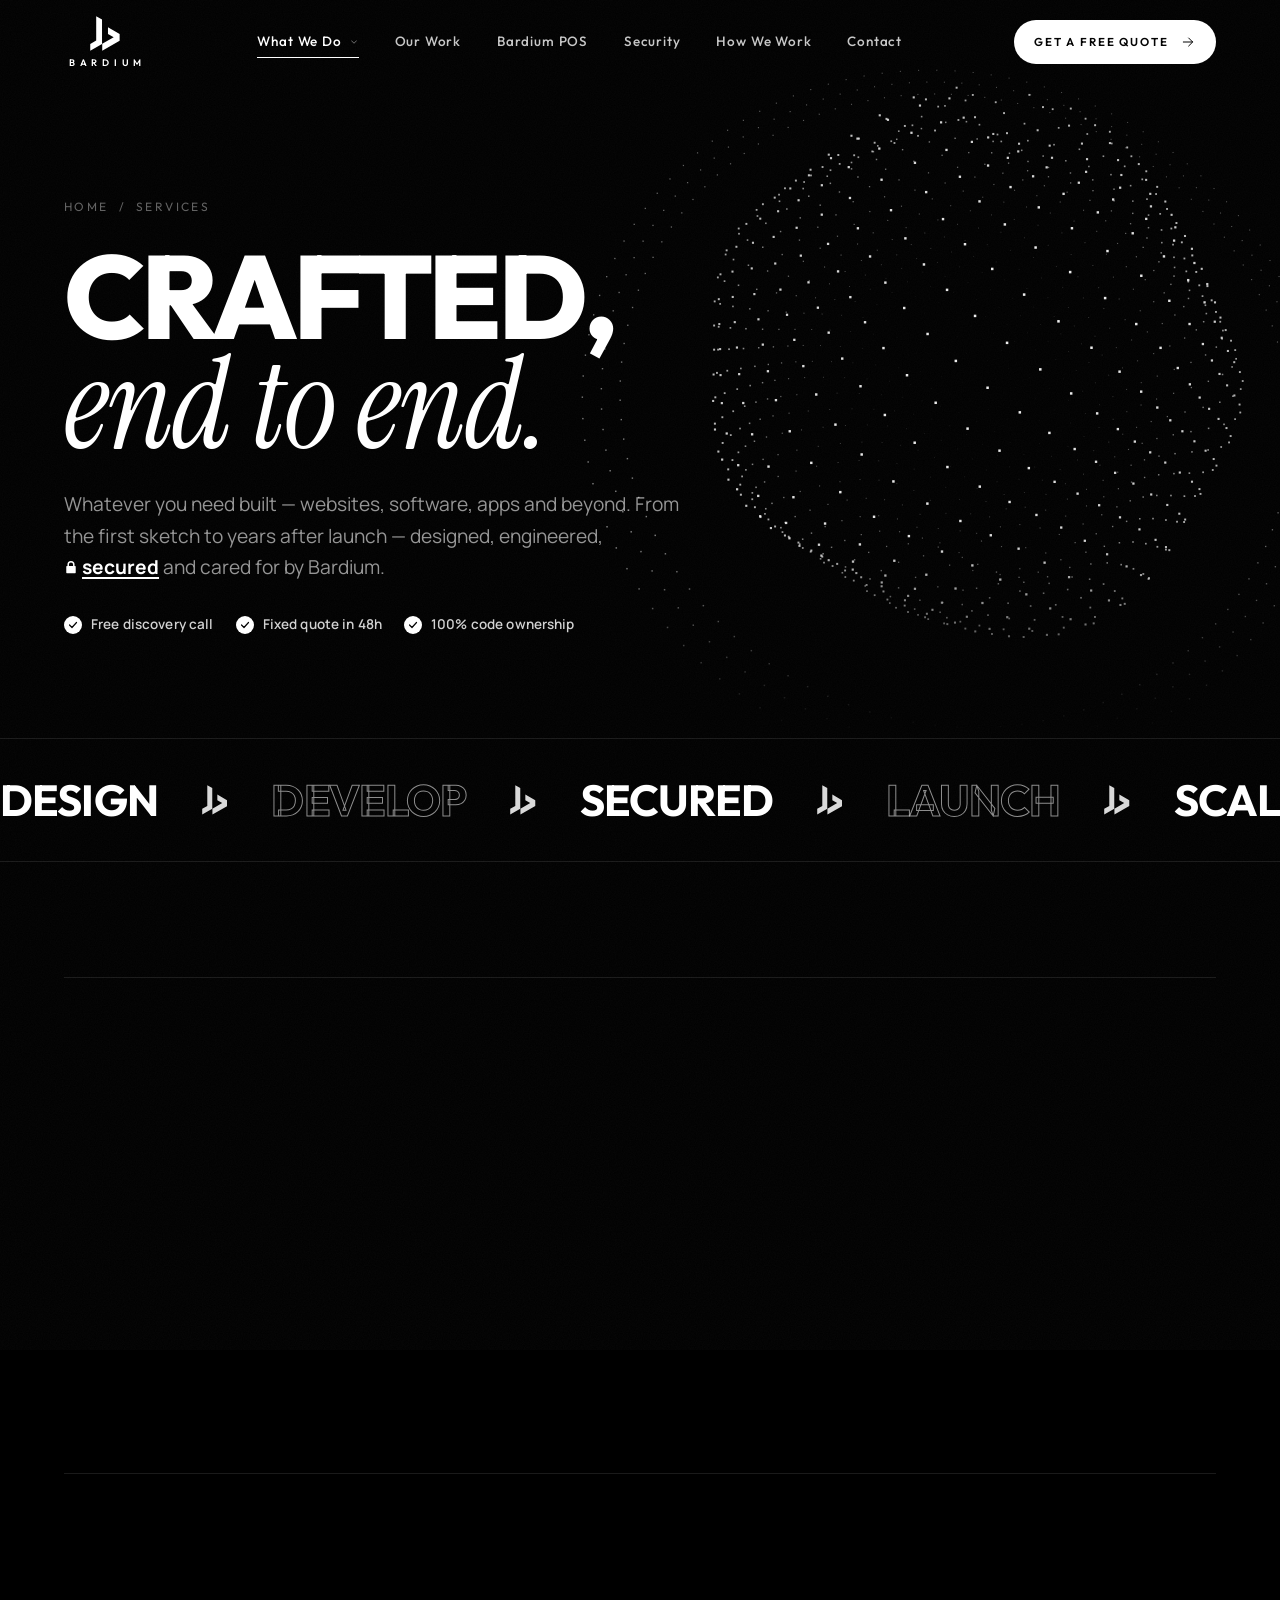
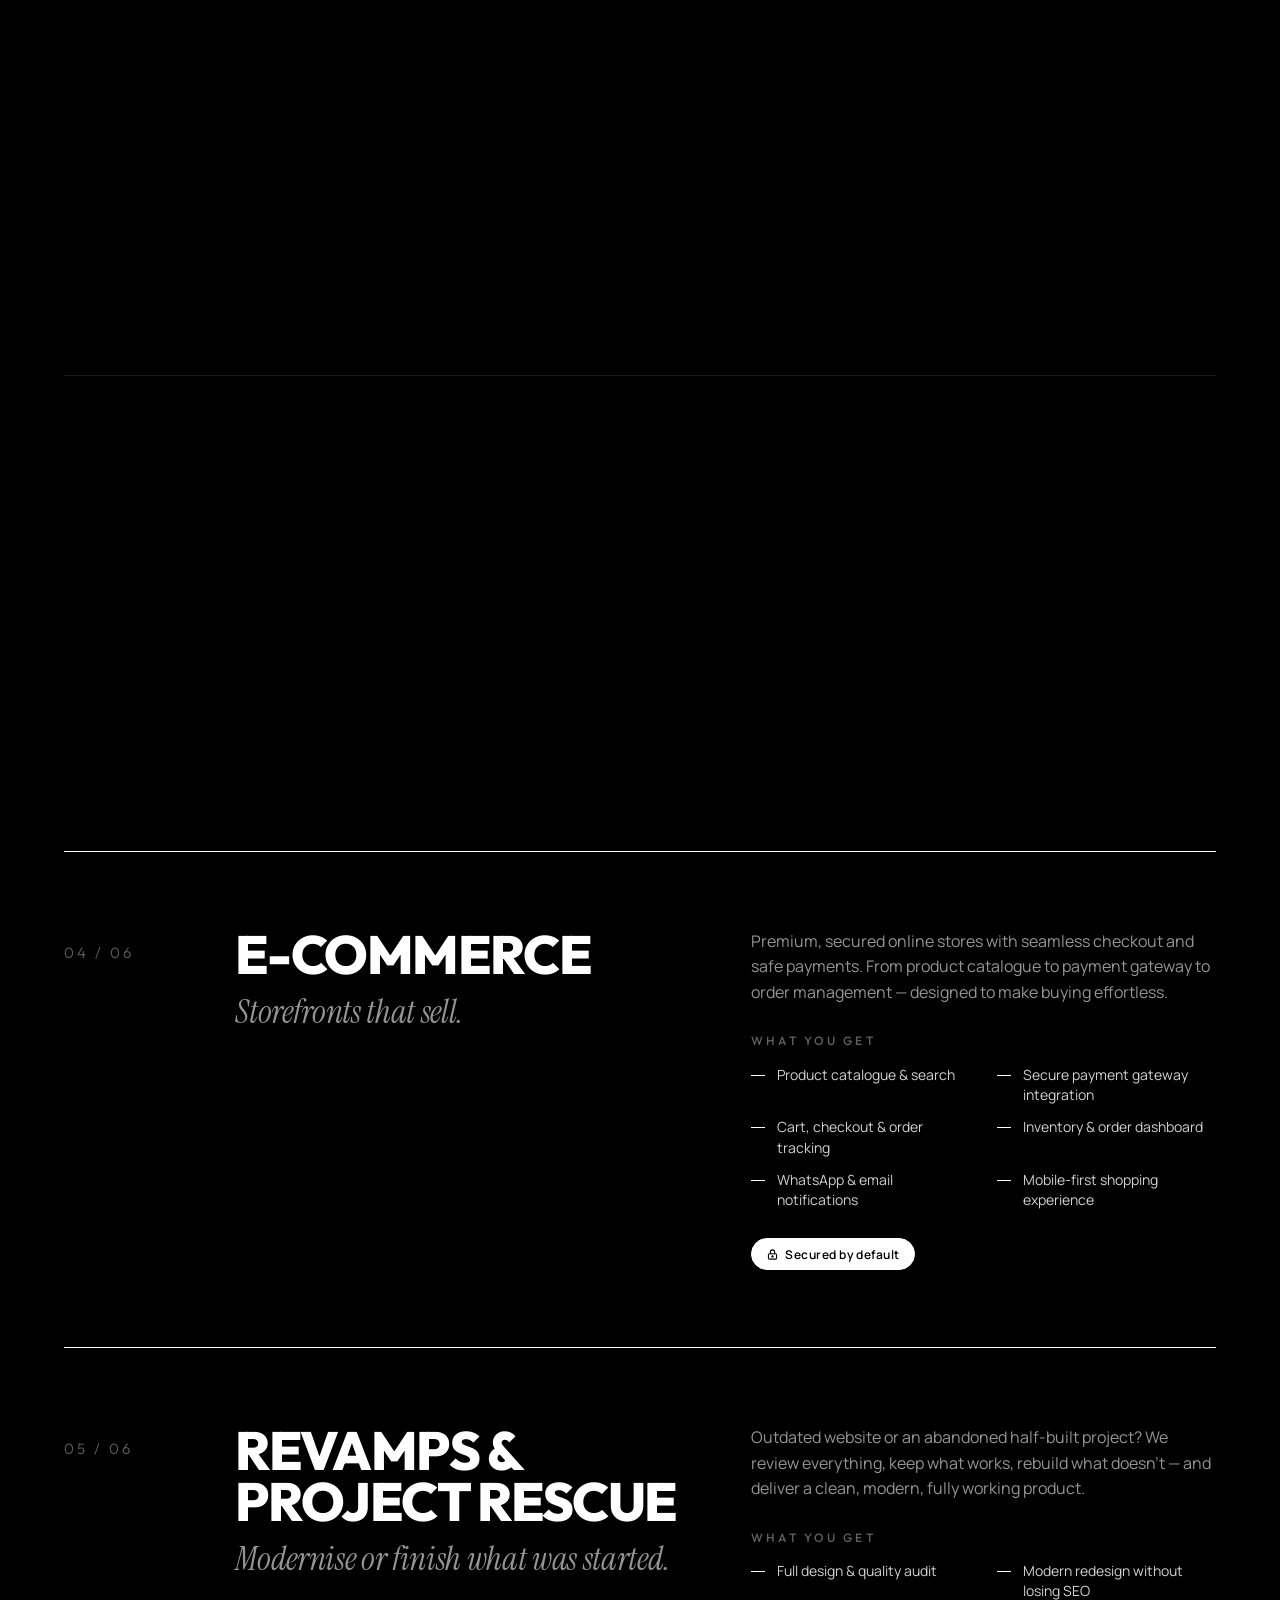
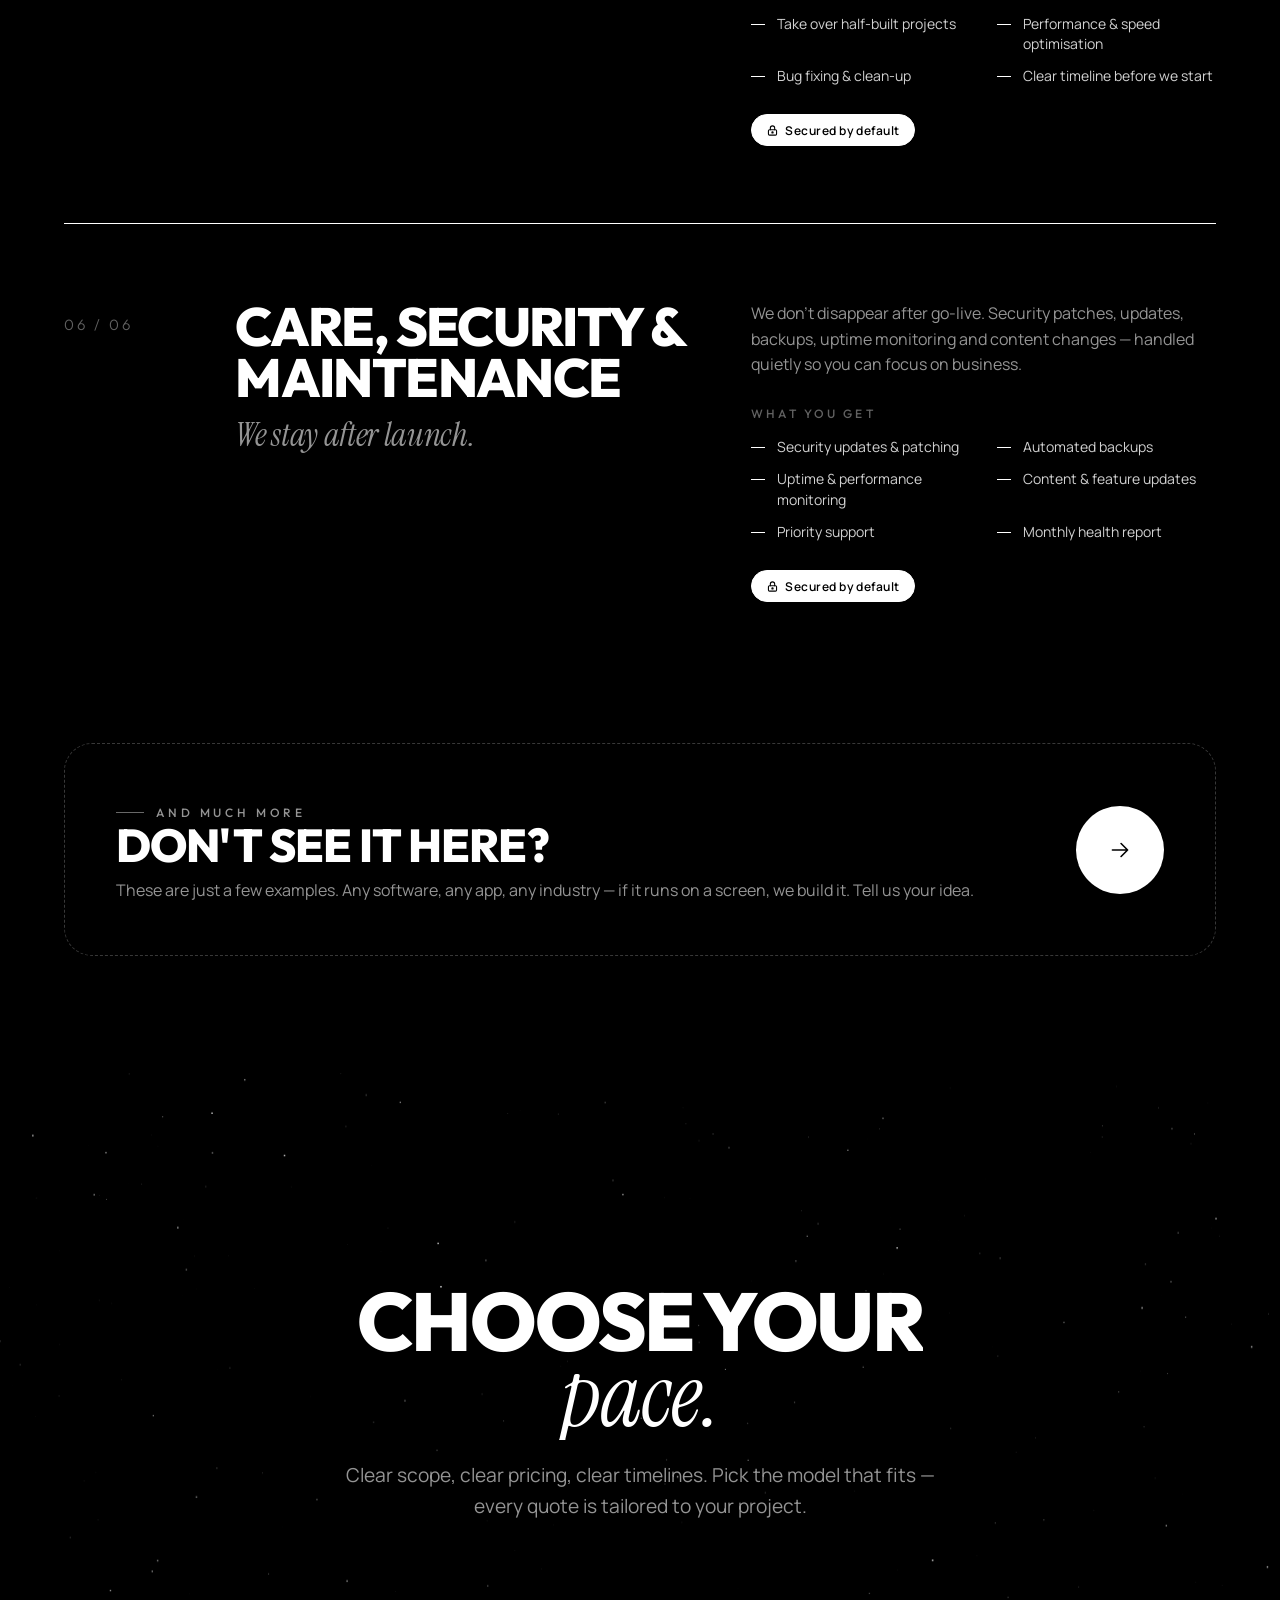
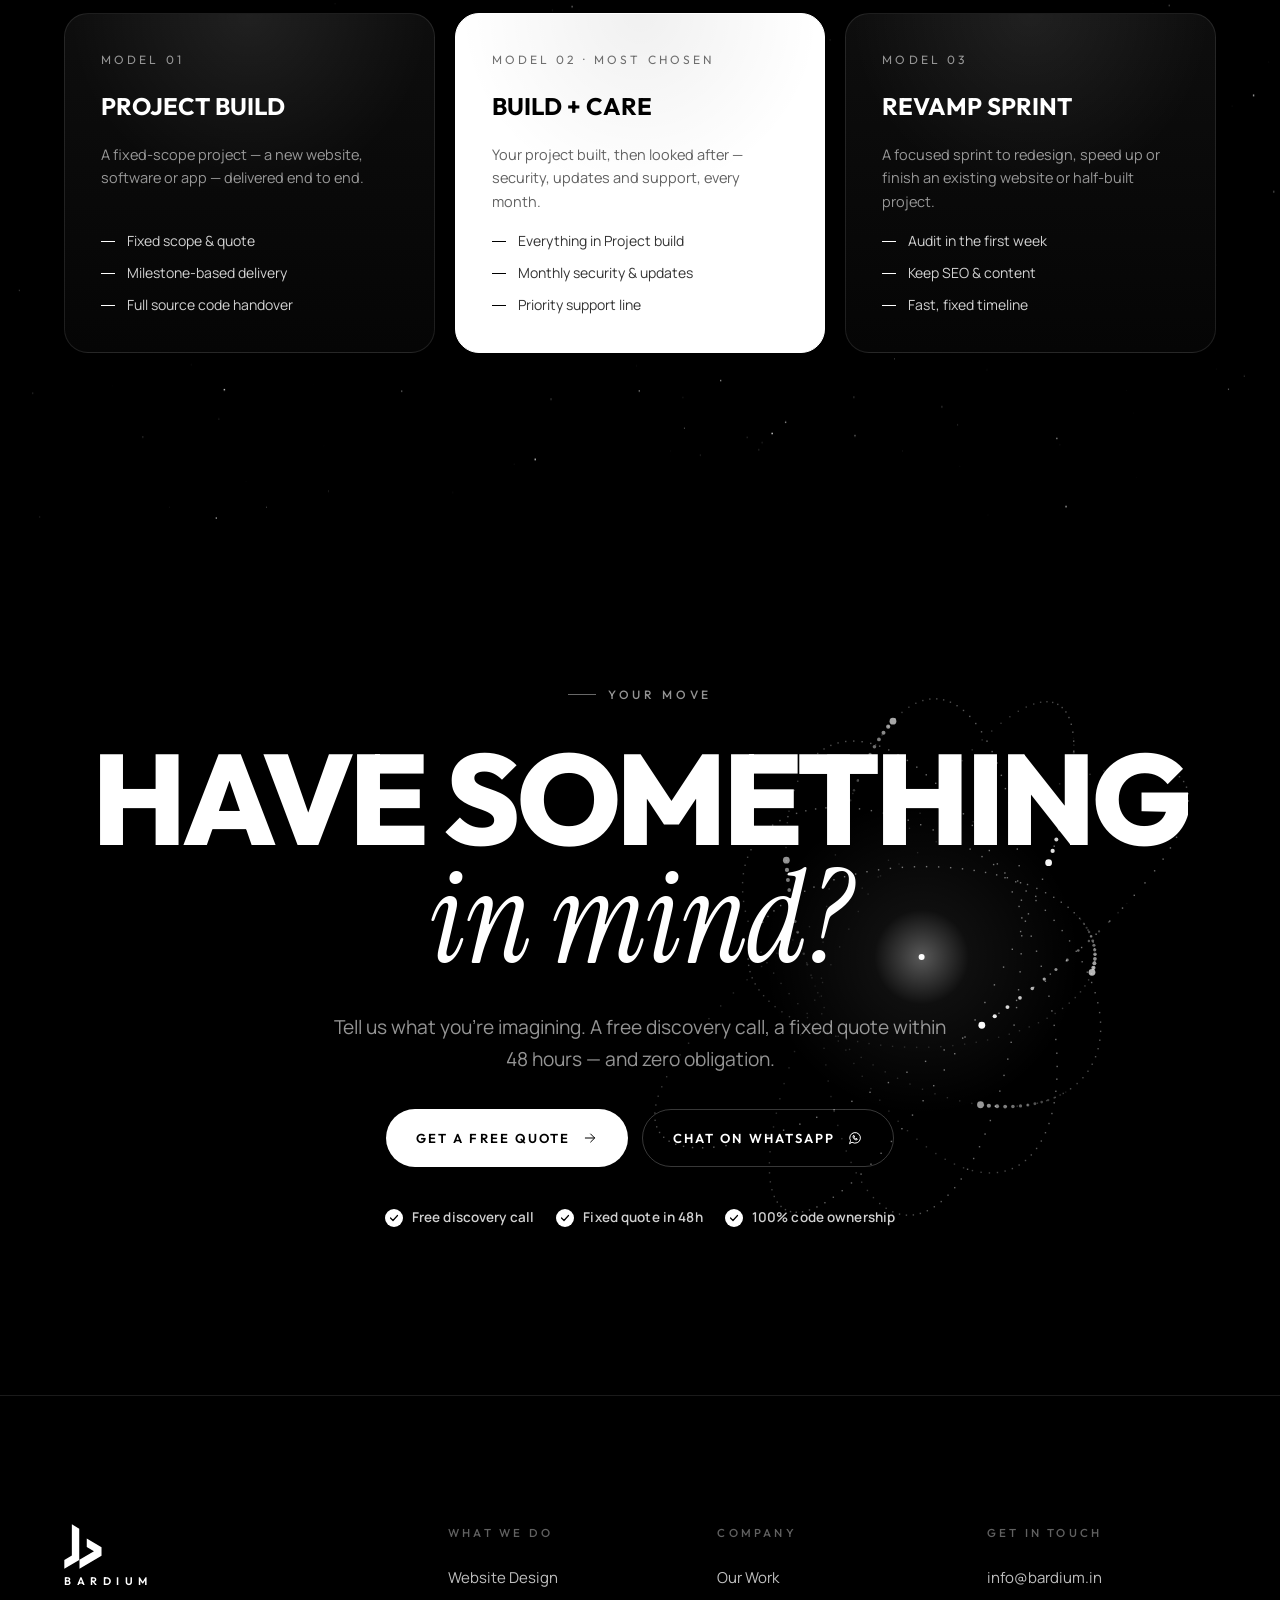
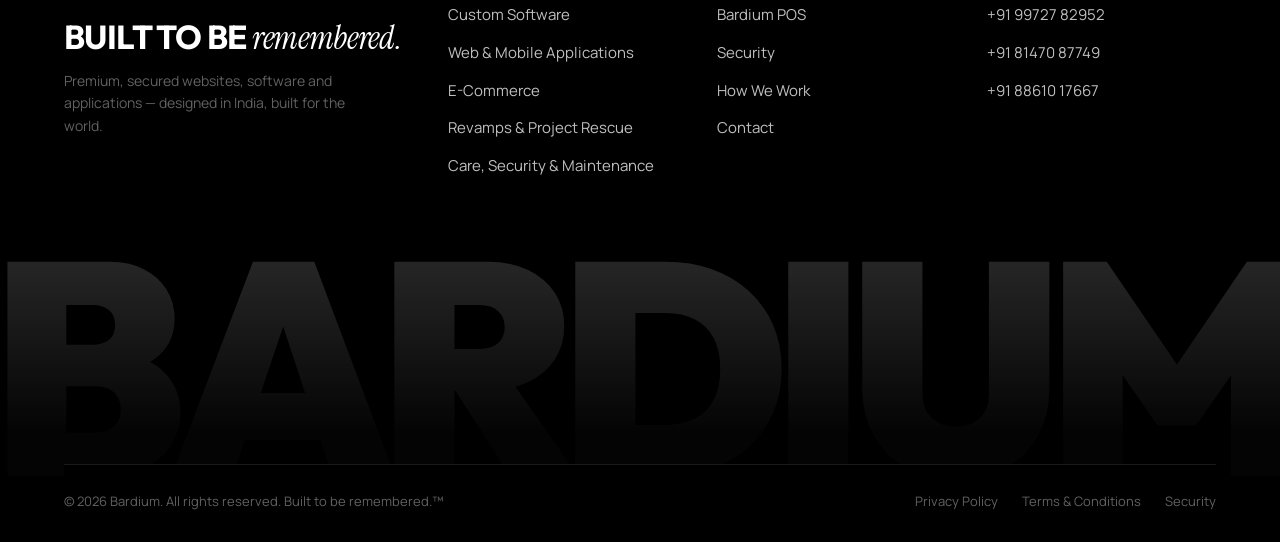
<file: services.html>
<!doctype html>
<html lang="en">
<head>
<meta charset="utf-8">
<meta name="viewport" content="width=device-width, initial-scale=1, viewport-fit=cover">
<title>What We Do — Websites, Software, Apps &amp; E-Commerce | Bardium</title>
<meta name="description" content="Bespoke website design, custom software, web and mobile applications, e-commerce, revamps and secured maintenance by Bardium — any software, for any business.">
<meta name="theme-color" content="#000000">
<meta name="color-scheme" content="dark">
<link rel="canonical" href="https://bardium.in/services">
<meta property="og:type" content="website">
<meta property="og:site_name" content="Bardium">
<meta property="og:title" content="What We Do — Websites, Software, Apps &amp; E-Commerce | Bardium">
<meta property="og:description" content="Bespoke website design, custom software, web and mobile applications, e-commerce, revamps and secured maintenance by Bardium — any software, for any business.">
<meta property="og:url" content="https://bardium.in/services">
<meta property="og:image" content="https://bardium.in/assets/img/og-image.png">
<meta name="twitter:card" content="summary_large_image">
<link rel="icon" href="assets/img/favicon.svg" type="image/svg+xml">
<link rel="apple-touch-icon" href="assets/img/apple-touch-icon.png">
<link rel="preload" href="assets/fonts/outfit-latin-800-normal.woff2" as="font" type="font/woff2" crossorigin>
<link rel="preload" href="assets/fonts/instrument-serif-latin-400-italic.woff2" as="font" type="font/woff2" crossorigin>
<link rel="stylesheet" href="assets/css/style.css?v=433b95d126">
<script src="assets/js/bg.js?v=c9fe0b66a0" defer></script>
<script src="assets/js/main.js?v=f510c6890e" defer></script>
</head>
<body data-page="services">
<a class="skip-link" href="#main">Skip to content</a>
<div class="preloader" aria-hidden="true">
  <div class="preloader__inner">
    <svg class="preloader__mark" viewBox="4 2 121 141"><path d="M29.00,3.00 52.50,16.57 52.50,114.58 5.00,142.00 5.00,114.86 29.00,101.00Z M53.30,142.00 123.50,101.47 123.50,74.47 76.50,47.33 76.50,74.33 99.50,87.61 53.30,114.29Z"/></svg>
    <div class="preloader__word"><span>Bardium</span></div>
    <div class="preloader__bar"><i></i></div>
  </div>
</div>
<div class="page-fade" aria-hidden="true"></div>
<div class="grain" aria-hidden="true"></div>
<div class="cursor" aria-hidden="true"></div>
<div class="cursor-ring" aria-hidden="true"><span class="cursor-ring__label">View</span></div>

<header class="header">
  <div class="container header__inner">
    <a class="brand" href="index.html" aria-label="Bardium — home">
      <img class="brand__mark" src="assets/img/logo-mark-white.svg" alt="" width="30" height="35">
      <span class="brand__name">Bardium</span>
    </a>
    <nav class="nav" aria-label="Primary">
      <ul class="nav__list">
        <li class="nav__item nav__item--mega">
          <a class="nav__link" data-nav="services" href="services.html" aria-haspopup="true">What We Do <svg class="nav__chev" viewBox="0 0 24 24" fill="none" stroke="currentColor" stroke-width="1.5" stroke-linecap="round" stroke-linejoin="round" aria-hidden="true"><path d="m6 9 6 6 6-6"/></svg></a>
          <div class="mega" role="region" aria-label="What we do">
  <div class="container mega__inner">
    <div class="mega__intro">
      <h3>Crafted,<br>end to end.</h3>
      <p>If it runs on a screen, we build it — and secure it. From the first sketch to years after launch.</p>
      <p><a class="link-arrow" href="services.html">All services <svg viewBox="0 0 24 24" fill="none" stroke="currentColor" stroke-width="1.5" stroke-linecap="round" stroke-linejoin="round" aria-hidden="true"><path d="M5 12h14M13 6l6 6-6 6"/></svg></a></p>
    </div>
    <div class="mega__grid"><a class="mega__link" href="services.html#web"><span class="mega__num">01</span><span class="mega__title">Website Design &amp; Development <svg viewBox="0 0 24 24" fill="none" stroke="currentColor" stroke-width="1.5" stroke-linecap="round" stroke-linejoin="round" aria-hidden="true"><path d="M5 12h14M13 6l6 6-6 6"/></svg></span><span class="mega__desc">Bespoke, lightning-fast websites</span></a><a class="mega__link" href="services.html#software"><span class="mega__num">02</span><span class="mega__title">Custom Software Development <svg viewBox="0 0 24 24" fill="none" stroke="currentColor" stroke-width="1.5" stroke-linecap="round" stroke-linejoin="round" aria-hidden="true"><path d="M5 12h14M13 6l6 6-6 6"/></svg></span><span class="mega__desc">Any software, for any business</span></a><a class="mega__link" href="services.html#apps"><span class="mega__num">03</span><span class="mega__title">Web &amp; Mobile Applications <svg viewBox="0 0 24 24" fill="none" stroke="currentColor" stroke-width="1.5" stroke-linecap="round" stroke-linejoin="round" aria-hidden="true"><path d="M5 12h14M13 6l6 6-6 6"/></svg></span><span class="mega__desc">Apps for every screen</span></a><a class="mega__link" href="services.html#ecommerce"><span class="mega__num">04</span><span class="mega__title">E-Commerce <svg viewBox="0 0 24 24" fill="none" stroke="currentColor" stroke-width="1.5" stroke-linecap="round" stroke-linejoin="round" aria-hidden="true"><path d="M5 12h14M13 6l6 6-6 6"/></svg></span><span class="mega__desc">Storefronts that sell</span></a><a class="mega__link" href="services.html#revamp"><span class="mega__num">05</span><span class="mega__title">Revamps &amp; Project Rescue <svg viewBox="0 0 24 24" fill="none" stroke="currentColor" stroke-width="1.5" stroke-linecap="round" stroke-linejoin="round" aria-hidden="true"><path d="M5 12h14M13 6l6 6-6 6"/></svg></span><span class="mega__desc">Modernise or finish what was started</span></a><a class="mega__link" href="services.html#care"><span class="mega__num">06</span><span class="mega__title">Care, Security &amp; Maintenance <svg viewBox="0 0 24 24" fill="none" stroke="currentColor" stroke-width="1.5" stroke-linecap="round" stroke-linejoin="round" aria-hidden="true"><path d="M5 12h14M13 6l6 6-6 6"/></svg></span><span class="mega__desc">We stay after launch</span></a></div>
    <a class="mega__feature" href="security.html">
      <img class="mega__feature-icon" src="assets/img/logo-mark-white.svg" alt="" width="54" height="63">
      <h4>Secured by default</h4>
      <p>Every website and software we build is secured — HTTPS, encrypted data and OWASP-aligned code, at no extra cost.</p>
      <span class="link-arrow">Our security standard <svg viewBox="0 0 24 24" fill="none" stroke="currentColor" stroke-width="1.5" stroke-linecap="round" stroke-linejoin="round" aria-hidden="true"><path d="M5 12h14M13 6l6 6-6 6"/></svg></span>
    </a>
  </div>
</div>
        </li>
        <li class="nav__item"><a class="nav__link" data-nav="work" href="work.html">Our Work</a></li>
        <li class="nav__item"><a class="nav__link" data-nav="pos" href="pos.html">Bardium POS</a></li>
        <li class="nav__item"><a class="nav__link" data-nav="security" href="security.html">Security</a></li>
        <li class="nav__item"><a class="nav__link" data-nav="process" href="index.html#process">How We Work</a></li>
        <li class="nav__item"><a class="nav__link" data-nav="contact" href="contact.html">Contact</a></li>
      </ul>
    </nav>
    <div class="header__cta"><a class="btn btn--sm" href="contact.html"><span class="btn__label"><span>Get a free quote</span><span aria-hidden="true">Get a free quote</span></span><svg class="btn__arrow" viewBox="0 0 24 24" fill="none" stroke="currentColor" stroke-width="1.5" stroke-linecap="round" stroke-linejoin="round" aria-hidden="true"><path d="M5 12h14M13 6l6 6-6 6"/></svg></a></div>
  </div>
</header>
<nav class="dock" aria-label="Mobile navigation"><a class="dock__link" data-nav="home" href="index.html"><svg viewBox="0 0 24 24" fill="none" stroke="currentColor" stroke-width="1.5" stroke-linecap="round" stroke-linejoin="round" aria-hidden="true"><path d="M4 11 12 4l8 7v8a1 1 0 0 1-1 1h-4v-6h-6v6H5a1 1 0 0 1-1-1z"/></svg><span>Home</span></a><a class="dock__link" data-nav="services" href="services.html"><svg viewBox="0 0 24 24" fill="none" stroke="currentColor" stroke-width="1.5" stroke-linecap="round" stroke-linejoin="round" aria-hidden="true"><rect x="4" y="4" width="7" height="7" rx="1.5"/><rect x="13" y="4" width="7" height="7" rx="1.5"/><rect x="4" y="13" width="7" height="7" rx="1.5"/><rect x="13" y="13" width="7" height="7" rx="1.5"/></svg><span>Services</span></a><a class="dock__link" data-nav="work" href="work.html"><svg viewBox="0 0 24 24" fill="none" stroke="currentColor" stroke-width="1.5" stroke-linecap="round" stroke-linejoin="round" aria-hidden="true"><rect x="3" y="7" width="18" height="13" rx="2"/><path d="M9 7V5a1 1 0 0 1 1-1h4a1 1 0 0 1 1 1v2M3 13h18"/></svg><span>Work</span></a><a class="dock__link" data-nav="pos" href="pos.html"><svg viewBox="0 0 24 24" fill="none" stroke="currentColor" stroke-width="1.5" stroke-linecap="round" stroke-linejoin="round" aria-hidden="true"><path d="M3 4h2l2.4 11.2a2 2 0 0 0 2 1.6h7.7a2 2 0 0 0 2-1.5L21 8H6"/><circle cx="10" cy="20" r="1"/><circle cx="18" cy="20" r="1"/></svg><span>POS</span></a><a class="dock__link" data-nav="security" href="security.html"><svg viewBox="0 0 24 24" fill="none" stroke="currentColor" stroke-width="1.5" stroke-linecap="round" stroke-linejoin="round" aria-hidden="true"><path d="M12 3 4.5 6v6c0 4.5 3.2 7.8 7.5 9 4.3-1.2 7.5-4.5 7.5-9V6z"/><path d="m9 12 2 2 4-4"/></svg><span>Security</span></a><a class="dock__link" data-nav="contact" href="contact.html"><svg viewBox="0 0 24 24" fill="none" stroke="currentColor" stroke-width="1.5" stroke-linecap="round" stroke-linejoin="round" aria-hidden="true"><rect x="3" y="5" width="18" height="14" rx="2"/><path d="m4 7 8 6 8-6"/></svg><span>Contact</span></a></nav>
<main id="main">
<section class="page-hero" aria-label="Services">
  <canvas class="bg-canvas" data-bg="sphere" data-cx="0.76" data-r="0.32" aria-hidden="true"></canvas>
  <div class="container page-hero__content">
    <nav class="breadcrumb" aria-label="Breadcrumb"><a href="index.html">Home</a><span>/</span><span>Services</span></nav>
    <h1 class="display h1" data-split>Crafted,<br><span class="serif">end to end.</span></h1>
    <p class="lead" data-reveal data-delay=".2">Whatever you need built — websites, software, apps and beyond. From the first sketch to years after launch — designed, engineered, <span class="hl-secure" tabindex="0" data-tip="HTTPS · Encrypted data · OWASP-aligned code">secured</span> and cared for by Bardium.</p>
    <div data-reveal data-delay=".3"><ul class="trust-row "><li><svg viewBox="0 0 24 24" fill="none" stroke="currentColor" stroke-width="1.5" stroke-linecap="round" stroke-linejoin="round" aria-hidden="true"><path d="m5 12 5 5 9-10"/></svg>Free discovery call</li><li><svg viewBox="0 0 24 24" fill="none" stroke="currentColor" stroke-width="1.5" stroke-linecap="round" stroke-linejoin="round" aria-hidden="true"><path d="m5 12 5 5 9-10"/></svg>Fixed quote in 48h</li><li><svg viewBox="0 0 24 24" fill="none" stroke="currentColor" stroke-width="1.5" stroke-linecap="round" stroke-linejoin="round" aria-hidden="true"><path d="m5 12 5 5 9-10"/></svg>100% code ownership</li></ul></div>
  </div>
</section>
<div class="marquee marquee--reverse" aria-hidden="true"><div class="marquee__track"><div class="marquee__group"><span class="marquee__item">Design<svg class="marquee__star" viewBox="4 2 121 141" aria-hidden="true"><path fill="#fff" d="M29.00,3.00 52.50,16.57 52.50,114.58 5.00,142.00 5.00,114.86 29.00,101.00Z M53.30,142.00 123.50,101.47 123.50,74.47 76.50,47.33 76.50,74.33 99.50,87.61 53.30,114.29Z"/></svg></span><span class="marquee__item">Develop<svg class="marquee__star" viewBox="4 2 121 141" aria-hidden="true"><path fill="#fff" d="M29.00,3.00 52.50,16.57 52.50,114.58 5.00,142.00 5.00,114.86 29.00,101.00Z M53.30,142.00 123.50,101.47 123.50,74.47 76.50,47.33 76.50,74.33 99.50,87.61 53.30,114.29Z"/></svg></span><span class="marquee__item">Secured<svg class="marquee__star" viewBox="4 2 121 141" aria-hidden="true"><path fill="#fff" d="M29.00,3.00 52.50,16.57 52.50,114.58 5.00,142.00 5.00,114.86 29.00,101.00Z M53.30,142.00 123.50,101.47 123.50,74.47 76.50,47.33 76.50,74.33 99.50,87.61 53.30,114.29Z"/></svg></span><span class="marquee__item">Launch<svg class="marquee__star" viewBox="4 2 121 141" aria-hidden="true"><path fill="#fff" d="M29.00,3.00 52.50,16.57 52.50,114.58 5.00,142.00 5.00,114.86 29.00,101.00Z M53.30,142.00 123.50,101.47 123.50,74.47 76.50,47.33 76.50,74.33 99.50,87.61 53.30,114.29Z"/></svg></span><span class="marquee__item">Scale<svg class="marquee__star" viewBox="4 2 121 141" aria-hidden="true"><path fill="#fff" d="M29.00,3.00 52.50,16.57 52.50,114.58 5.00,142.00 5.00,114.86 29.00,101.00Z M53.30,142.00 123.50,101.47 123.50,74.47 76.50,47.33 76.50,74.33 99.50,87.61 53.30,114.29Z"/></svg></span><span class="marquee__item">Care<svg class="marquee__star" viewBox="4 2 121 141" aria-hidden="true"><path fill="#fff" d="M29.00,3.00 52.50,16.57 52.50,114.58 5.00,142.00 5.00,114.86 29.00,101.00Z M53.30,142.00 123.50,101.47 123.50,74.47 76.50,47.33 76.50,74.33 99.50,87.61 53.30,114.29Z"/></svg></span></div><div class="marquee__group"><span class="marquee__item">Design<svg class="marquee__star" viewBox="4 2 121 141" aria-hidden="true"><path fill="#fff" d="M29.00,3.00 52.50,16.57 52.50,114.58 5.00,142.00 5.00,114.86 29.00,101.00Z M53.30,142.00 123.50,101.47 123.50,74.47 76.50,47.33 76.50,74.33 99.50,87.61 53.30,114.29Z"/></svg></span><span class="marquee__item">Develop<svg class="marquee__star" viewBox="4 2 121 141" aria-hidden="true"><path fill="#fff" d="M29.00,3.00 52.50,16.57 52.50,114.58 5.00,142.00 5.00,114.86 29.00,101.00Z M53.30,142.00 123.50,101.47 123.50,74.47 76.50,47.33 76.50,74.33 99.50,87.61 53.30,114.29Z"/></svg></span><span class="marquee__item">Secured<svg class="marquee__star" viewBox="4 2 121 141" aria-hidden="true"><path fill="#fff" d="M29.00,3.00 52.50,16.57 52.50,114.58 5.00,142.00 5.00,114.86 29.00,101.00Z M53.30,142.00 123.50,101.47 123.50,74.47 76.50,47.33 76.50,74.33 99.50,87.61 53.30,114.29Z"/></svg></span><span class="marquee__item">Launch<svg class="marquee__star" viewBox="4 2 121 141" aria-hidden="true"><path fill="#fff" d="M29.00,3.00 52.50,16.57 52.50,114.58 5.00,142.00 5.00,114.86 29.00,101.00Z M53.30,142.00 123.50,101.47 123.50,74.47 76.50,47.33 76.50,74.33 99.50,87.61 53.30,114.29Z"/></svg></span><span class="marquee__item">Scale<svg class="marquee__star" viewBox="4 2 121 141" aria-hidden="true"><path fill="#fff" d="M29.00,3.00 52.50,16.57 52.50,114.58 5.00,142.00 5.00,114.86 29.00,101.00Z M53.30,142.00 123.50,101.47 123.50,74.47 76.50,47.33 76.50,74.33 99.50,87.61 53.30,114.29Z"/></svg></span><span class="marquee__item">Care<svg class="marquee__star" viewBox="4 2 121 141" aria-hidden="true"><path fill="#fff" d="M29.00,3.00 52.50,16.57 52.50,114.58 5.00,142.00 5.00,114.86 29.00,101.00Z M53.30,142.00 123.50,101.47 123.50,74.47 76.50,47.33 76.50,74.33 99.50,87.61 53.30,114.29Z"/></svg></span></div></div></div>
<section class="section section--tight" aria-label="Services">
  <div class="container"><article class="svc" id="web">
  <div class="svc__num" data-reveal>01 / 06</div>
  <h2 class="svc__title" data-reveal>Website Design &amp; Development<span class="serif">Bespoke, lightning-fast websites.</span></h2>
  <div class="svc__body" data-reveal data-delay=".1">
    <p>Bespoke, secured websites designed from a blank canvas and engineered for speed. Every pixel considered, every interaction intentional — built to turn visitors into clients.</p>
    <h4>What you get</h4>
    <ul class="feature-list"><li>Custom UI/UX design — no templates</li><li>Responsive on every screen size</li><li>SEO-ready structure &amp; Core Web Vitals</li><li>Easy content management</li><li>Analytics &amp; conversion tracking</li><li>Launch, domain &amp; hosting setup</li></ul>
    <div class="chips"><span class="chip chip--secure"><svg viewBox="0 0 24 24" fill="none" stroke="currentColor" stroke-width="1.5" stroke-linecap="round" stroke-linejoin="round" aria-hidden="true"><rect x="4.5" y="10.5" width="15" height="10" rx="2"/><path d="M8 10.5V7.5a4 4 0 0 1 8 0v3"/><circle cx="12" cy="15.5" r="1.2"/></svg> Secured by default</span></div>
  </div>
</article><article class="svc" id="software">
  <div class="svc__num" data-reveal>02 / 06</div>
  <h2 class="svc__title" data-reveal>Custom Software Development<span class="serif">Any software, for any business.</span></h2>
  <div class="svc__body" data-reveal data-delay=".1">
    <p>Software shaped around how your business actually works — not the other way round. Billing and POS, booking and ordering systems, inventory, CRM, ERP, HR and staff tools, automation — if your business needs it, we build it.</p>
    <h4>What you get</h4>
    <ul class="feature-list"><li>Built around your exact workflow</li><li>Billing, POS &amp; inventory systems</li><li>Booking, ordering &amp; scheduling</li><li>CRM, ERP &amp; internal tools</li><li>Automation of repetitive work</li><li>Works online or offline</li></ul>
    <div class="chips"><span class="chip chip--secure"><svg viewBox="0 0 24 24" fill="none" stroke="currentColor" stroke-width="1.5" stroke-linecap="round" stroke-linejoin="round" aria-hidden="true"><rect x="4.5" y="10.5" width="15" height="10" rx="2"/><path d="M8 10.5V7.5a4 4 0 0 1 8 0v3"/><circle cx="12" cy="15.5" r="1.2"/></svg> Secured by default</span></div>
  </div>
</article><article class="svc" id="apps">
  <div class="svc__num" data-reveal>03 / 06</div>
  <h2 class="svc__title" data-reveal>Web &amp; Mobile Applications<span class="serif">Apps for every screen.</span></h2>
  <div class="svc__body" data-reveal data-delay=".1">
    <p>Secured web and mobile applications that people love to use — customer apps, admin dashboards, client portals, marketplaces and SaaS platforms, built to scale as you grow.</p>
    <h4>What you get</h4>
    <ul class="feature-list"><li>Android, iOS &amp; web apps</li><li>Secure login &amp; role-based access</li><li>Real-time data &amp; notifications</li><li>Admin dashboards &amp; reports</li><li>Integrations with the tools you use</li><li>Built to scale with your business</li></ul>
    <div class="chips"><span class="chip chip--secure"><svg viewBox="0 0 24 24" fill="none" stroke="currentColor" stroke-width="1.5" stroke-linecap="round" stroke-linejoin="round" aria-hidden="true"><rect x="4.5" y="10.5" width="15" height="10" rx="2"/><path d="M8 10.5V7.5a4 4 0 0 1 8 0v3"/><circle cx="12" cy="15.5" r="1.2"/></svg> Secured by default</span></div>
  </div>
</article><article class="svc" id="ecommerce">
  <div class="svc__num" data-reveal>04 / 06</div>
  <h2 class="svc__title" data-reveal>E-Commerce<span class="serif">Storefronts that sell.</span></h2>
  <div class="svc__body" data-reveal data-delay=".1">
    <p>Premium, secured online stores with seamless checkout and safe payments. From product catalogue to payment gateway to order management — designed to make buying effortless.</p>
    <h4>What you get</h4>
    <ul class="feature-list"><li>Product catalogue &amp; search</li><li>Secure payment gateway integration</li><li>Cart, checkout &amp; order tracking</li><li>Inventory &amp; order dashboard</li><li>WhatsApp &amp; email notifications</li><li>Mobile-first shopping experience</li></ul>
    <div class="chips"><span class="chip chip--secure"><svg viewBox="0 0 24 24" fill="none" stroke="currentColor" stroke-width="1.5" stroke-linecap="round" stroke-linejoin="round" aria-hidden="true"><rect x="4.5" y="10.5" width="15" height="10" rx="2"/><path d="M8 10.5V7.5a4 4 0 0 1 8 0v3"/><circle cx="12" cy="15.5" r="1.2"/></svg> Secured by default</span></div>
  </div>
</article><article class="svc" id="revamp">
  <div class="svc__num" data-reveal>05 / 06</div>
  <h2 class="svc__title" data-reveal>Revamps &amp; Project Rescue<span class="serif">Modernise or finish what was started.</span></h2>
  <div class="svc__body" data-reveal data-delay=".1">
    <p>Outdated website or an abandoned half-built project? We review everything, keep what works, rebuild what doesn't — and deliver a clean, modern, fully working product.</p>
    <h4>What you get</h4>
    <ul class="feature-list"><li>Full design &amp; quality audit</li><li>Modern redesign without losing SEO</li><li>Take over half-built projects</li><li>Performance &amp; speed optimisation</li><li>Bug fixing &amp; clean-up</li><li>Clear timeline before we start</li></ul>
    <div class="chips"><span class="chip chip--secure"><svg viewBox="0 0 24 24" fill="none" stroke="currentColor" stroke-width="1.5" stroke-linecap="round" stroke-linejoin="round" aria-hidden="true"><rect x="4.5" y="10.5" width="15" height="10" rx="2"/><path d="M8 10.5V7.5a4 4 0 0 1 8 0v3"/><circle cx="12" cy="15.5" r="1.2"/></svg> Secured by default</span></div>
  </div>
</article><article class="svc" id="care">
  <div class="svc__num" data-reveal>06 / 06</div>
  <h2 class="svc__title" data-reveal>Care, Security &amp; Maintenance<span class="serif">We stay after launch.</span></h2>
  <div class="svc__body" data-reveal data-delay=".1">
    <p>We don't disappear after go-live. Security patches, updates, backups, uptime monitoring and content changes — handled quietly so you can focus on business.</p>
    <h4>What you get</h4>
    <ul class="feature-list"><li>Security updates &amp; patching</li><li>Automated backups</li><li>Uptime &amp; performance monitoring</li><li>Content &amp; feature updates</li><li>Priority support</li><li>Monthly health report</li></ul>
    <div class="chips"><span class="chip chip--secure"><svg viewBox="0 0 24 24" fill="none" stroke="currentColor" stroke-width="1.5" stroke-linecap="round" stroke-linejoin="round" aria-hidden="true"><rect x="4.5" y="10.5" width="15" height="10" rx="2"/><path d="M8 10.5V7.5a4 4 0 0 1 8 0v3"/><circle cx="12" cy="15.5" r="1.2"/></svg> Secured by default</span></div>
  </div>
</article>
    <a class="next-card svc-more" href="contact.html" data-reveal>
      <div><span class="eyebrow">And much more</span><h3>Don't see it here?</h3><p class="muted">These are just a few examples. Any software, any app, any industry — if it runs on a screen, we build it. Tell us your idea.</p></div>
      <span class="round-arrow"><svg viewBox="0 0 24 24" fill="none" stroke="currentColor" stroke-width="1.5" stroke-linecap="round" stroke-linejoin="round" aria-hidden="true"><path d="M5 12h14M13 6l6 6-6 6"/></svg></span>
    </a>
  </div>
</section>

<section class="section" aria-label="How we engage">
  <canvas class="bg-canvas" data-bg="stars" aria-hidden="true"></canvas>
  <div class="container">
    <div class="section-head section-head--center">
      <p class="eyebrow" data-reveal>How we engage</p>
      <h2 class="display h2" data-split>Choose your<br><span class="serif">pace.</span></h2>
      <p class="lead" data-reveal data-delay=".15">Clear scope, clear pricing, clear timelines. Pick the model that fits — every quote is tailored to your project.</p>
    </div>
    <div class="engage">
      <div class="engage-card" data-reveal><span class="engage-card__k">Model 01</span><h3>Project build</h3><p>A fixed-scope project — a new website, software or app — delivered end to end.</p><ul class="feature-list feature-list--single"><li>Fixed scope &amp; quote</li><li>Milestone-based delivery</li><li>Full source code handover</li></ul></div>
      <div class="engage-card engage-card--featured" data-reveal data-delay=".1"><span class="engage-card__k">Model 02 · Most chosen</span><h3>Build + care</h3><p>Your project built, then looked after — security, updates and support, every month.</p><ul class="feature-list feature-list--single"><li>Everything in Project build</li><li>Monthly security &amp; updates</li><li>Priority support line</li></ul></div>
      <div class="engage-card" data-reveal data-delay=".2"><span class="engage-card__k">Model 03</span><h3>Revamp sprint</h3><p>A focused sprint to redesign, speed up or finish an existing website or half-built project.</p><ul class="feature-list feature-list--single"><li>Audit in the first week</li><li>Keep SEO &amp; content</li><li>Fast, fixed timeline</li></ul></div>
    </div>
  </div>
</section>


<section class="section cta fade-top" aria-label="Start a project">
  <canvas class="bg-canvas" data-bg="orbits" aria-hidden="true"></canvas>
  <div class="container cta__inner">
    <span class="eyebrow" data-reveal>Your move</span>
    <h2 class="display cta__title" data-split>Have something<br><span class="serif">in mind?</span></h2>
    <p class="lead" data-reveal data-delay=".2">Tell us what you're imagining. A free discovery call, a fixed quote within 48 hours — and zero obligation.</p>
    <div class="btn-row" data-reveal data-delay=".3"><a class="btn " href="contact.html"><span class="btn__label"><span>Get a free quote</span><span aria-hidden="true">Get a free quote</span></span><svg class="btn__arrow" viewBox="0 0 24 24" fill="none" stroke="currentColor" stroke-width="1.5" stroke-linecap="round" stroke-linejoin="round" aria-hidden="true"><path d="M5 12h14M13 6l6 6-6 6"/></svg></a><a class="btn btn--ghost" href="https://wa.me/919972782952?text=Hi%20Bardium%2C%20I%27d%20like%20to%20discuss%20a%20project." target="_blank" rel="noopener"><span class="btn__label"><span>Chat on WhatsApp</span><span aria-hidden="true">Chat on WhatsApp</span></span><svg class="btn__arrow btn__arrow--static" viewBox="0 0 24 24" fill="none" stroke="currentColor" stroke-width="1.5" stroke-linecap="round" stroke-linejoin="round" aria-hidden="true"><path d="M4 20l1.3-4A8 8 0 1 1 8 18.7z"/><path d="M9 9.5c0 3 2.5 5.5 5.5 5.5l1-1.5-2-1-1 .8a4 4 0 0 1-1.8-1.8l.8-1-1-2z"/></svg></a></div>
    <ul class="trust-row trust-row--center"><li><svg viewBox="0 0 24 24" fill="none" stroke="currentColor" stroke-width="1.5" stroke-linecap="round" stroke-linejoin="round" aria-hidden="true"><path d="m5 12 5 5 9-10"/></svg>Free discovery call</li><li><svg viewBox="0 0 24 24" fill="none" stroke="currentColor" stroke-width="1.5" stroke-linecap="round" stroke-linejoin="round" aria-hidden="true"><path d="m5 12 5 5 9-10"/></svg>Fixed quote in 48h</li><li><svg viewBox="0 0 24 24" fill="none" stroke="currentColor" stroke-width="1.5" stroke-linecap="round" stroke-linejoin="round" aria-hidden="true"><path d="m5 12 5 5 9-10"/></svg>100% code ownership</li></ul>
  </div>
</section>
</main>
<footer class="footer">
  <div class="container">
    <div class="footer__top">
      <div class="footer__brand">
        <a class="brand" href="index.html" aria-label="Bardium — home">
          <img class="brand__mark" src="assets/img/logo-mark-white.svg" alt="" width="38" height="44">
          <span class="brand__name">Bardium</span>
        </a>
        <p class="footer__slogan">Built to be <span class="serif">remembered.</span></p>
        <p>Premium, secured websites, software and applications — designed in India, built for the world.</p>
      </div>
      <div class="footer__col">
        <h4>What we do</h4>
        <ul><li><a href="services.html#web">Website Design</a></li><li><a href="services.html#software">Custom Software</a></li><li><a href="services.html#apps">Web &amp; Mobile Applications</a></li><li><a href="services.html#ecommerce">E-Commerce</a></li><li><a href="services.html#revamp">Revamps &amp; Project Rescue</a></li><li><a href="services.html#care">Care, Security &amp; Maintenance</a></li></ul>
      </div>
      <div class="footer__col">
        <h4>Company</h4>
        <ul>
          <li><a href="work.html">Our Work</a></li>
          <li><a href="pos.html">Bardium POS</a></li>
          <li><a href="security.html">Security</a></li>
          <li><a href="index.html#process">How We Work</a></li>
          <li><a href="contact.html">Contact</a></li>
        </ul>
      </div>
      <div class="footer__col">
        <h4>Get in touch</h4>
        <ul>
          <li><a href="mailto:info@bardium.in">info@bardium.in</a></li>
          <li><a href="tel:+919972782952">+91 99727 82952</a></li>
          <li><a href="tel:+918147087749">+91 81470 87749</a></li>
          <li><a href="tel:+918861017667">+91 88610 17667</a></li>
        </ul>
      </div>
    </div>
  </div>
  <div class="footer__giant" aria-hidden="true">Bardium</div>
  <div class="container">
    <div class="footer__bottom">
      <span>© <span data-year>2026</span> Bardium. All rights reserved. Built to be remembered.™</span>
      <div class="footer__legal">
        <a href="privacy.html">Privacy Policy</a>
        <a href="terms.html">Terms &amp; Conditions</a>
        <a href="security.html">Security</a>
      </div>
    </div>
  </div>
</footer>
</body>
</html>
</file>
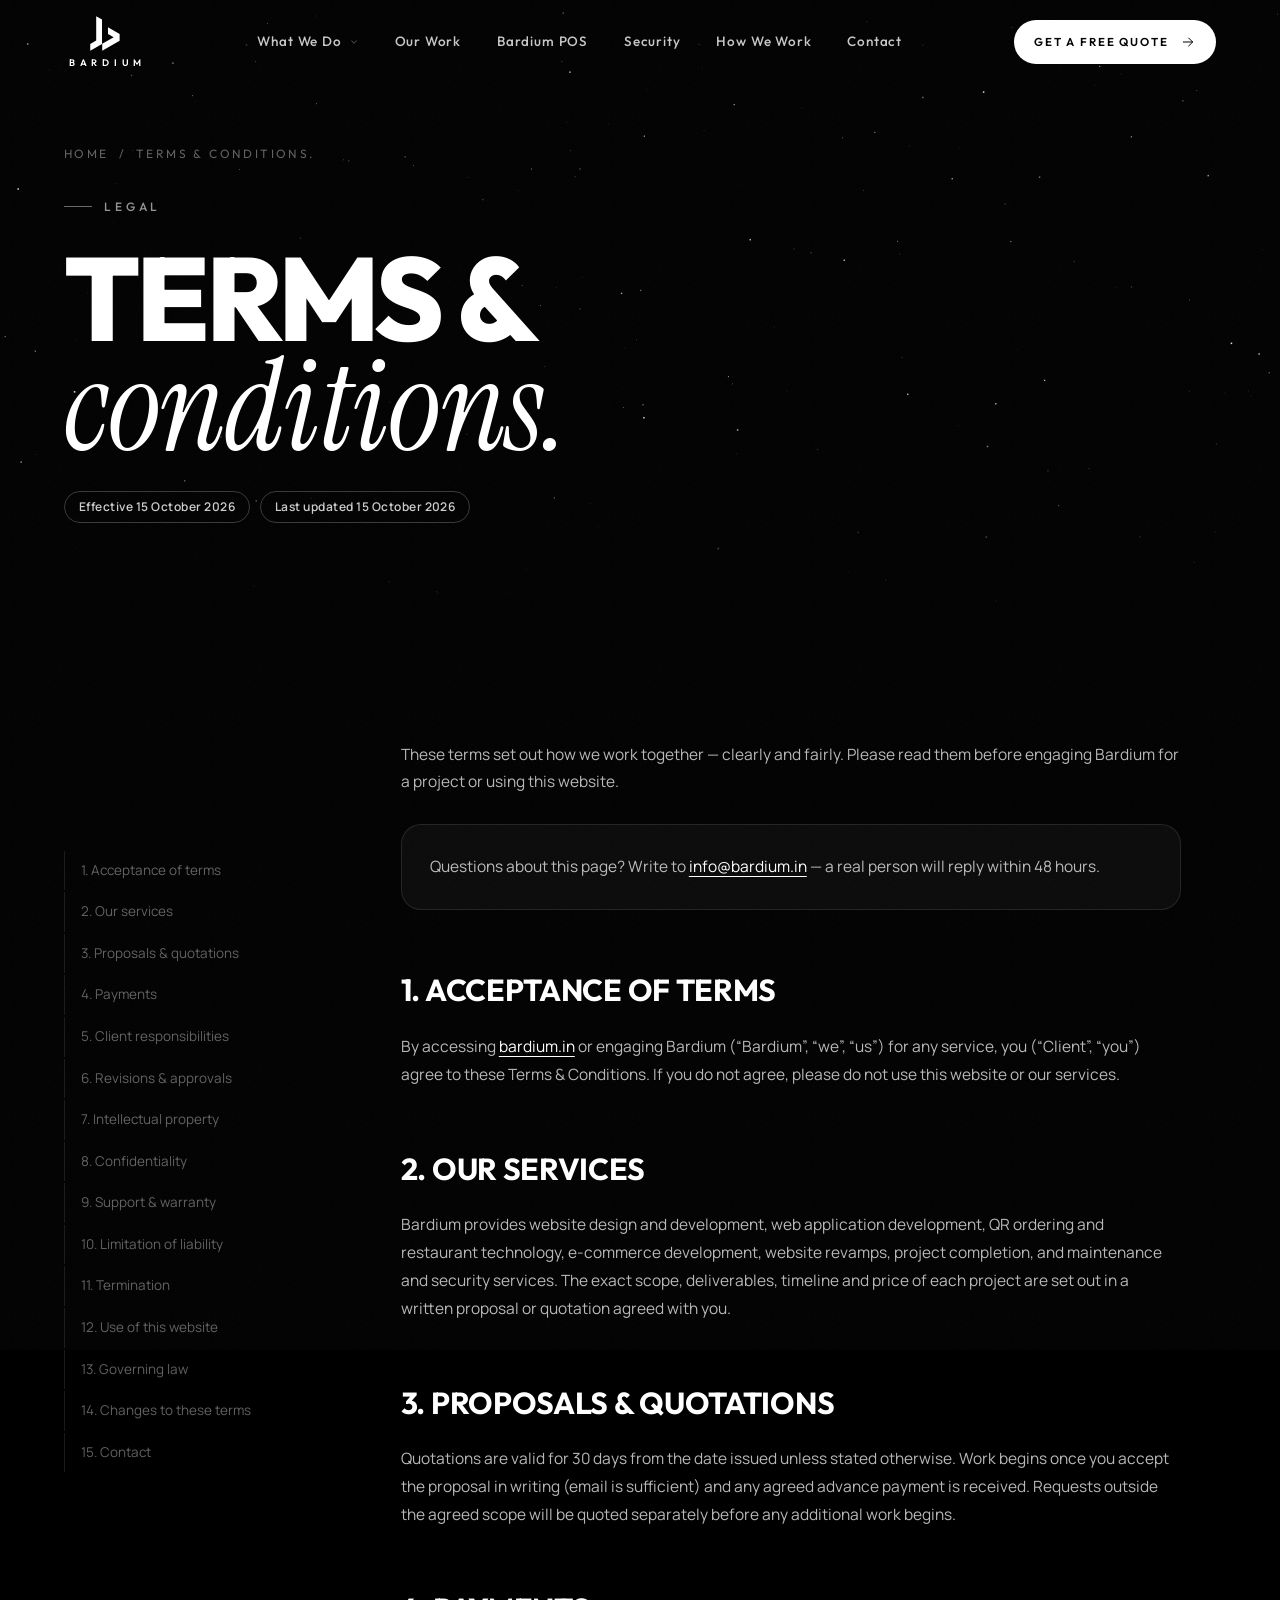
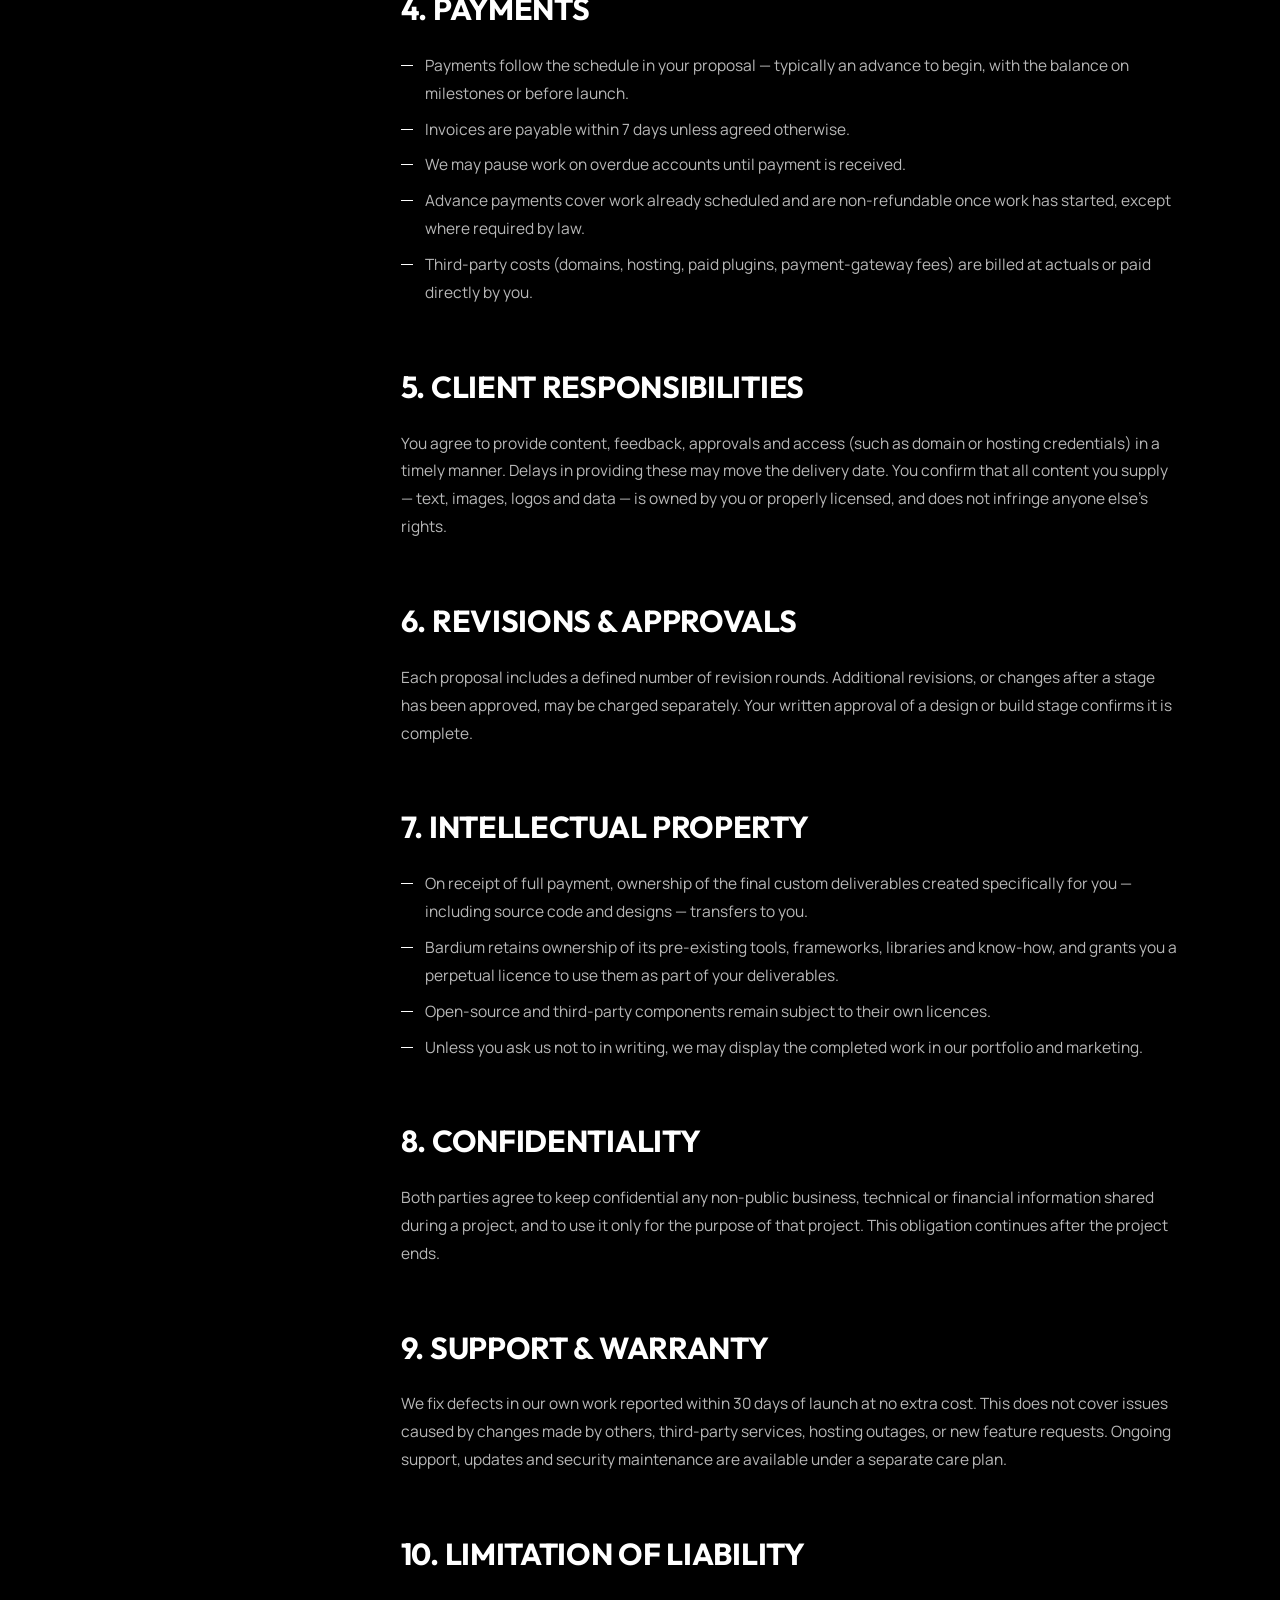
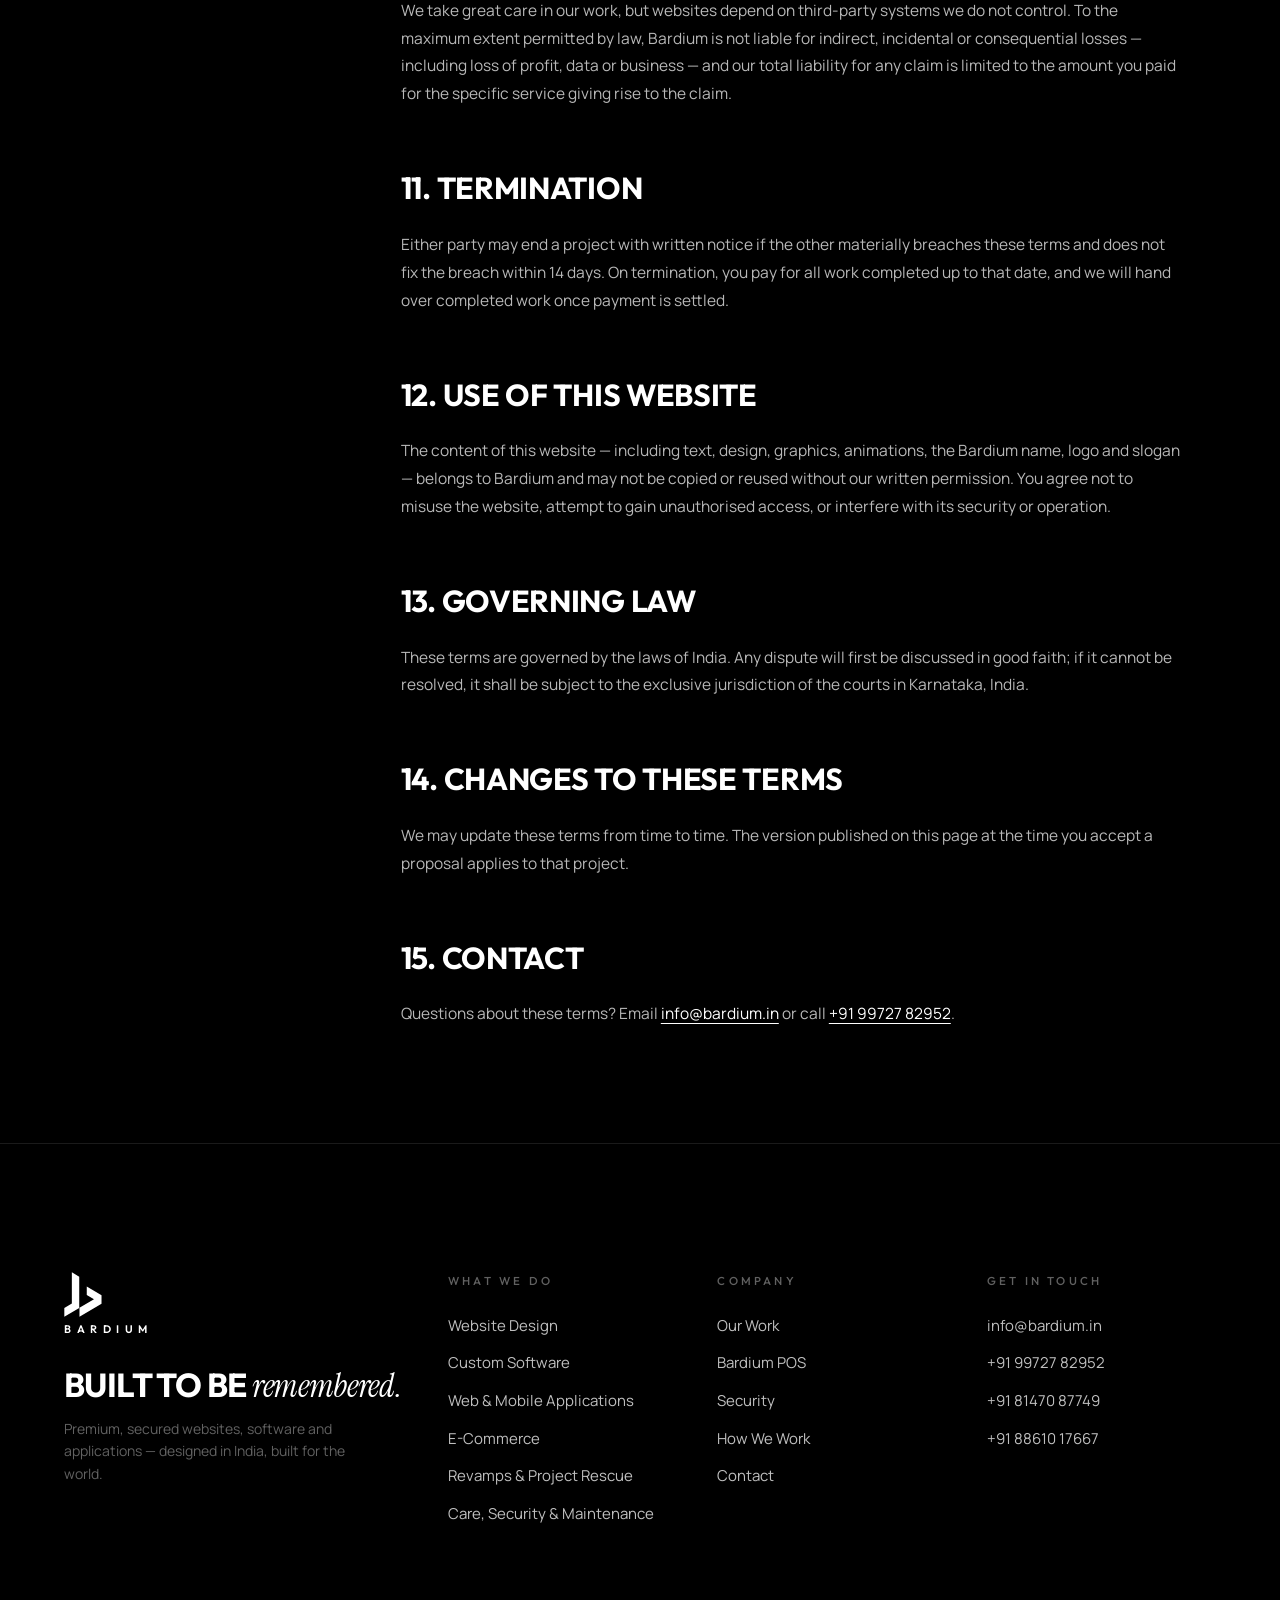
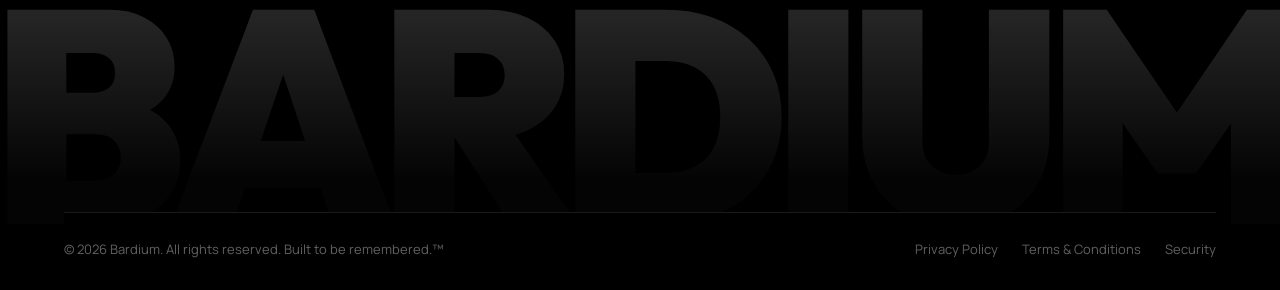
<file: terms.html>
<!doctype html>
<html lang="en">
<head>
<meta charset="utf-8">
<meta name="viewport" content="width=device-width, initial-scale=1, viewport-fit=cover">
<title>Terms &amp; Conditions | Bardium</title>
<meta name="description" content="The terms and conditions for using bardium.in and engaging Bardium for website, web app and digital services.">
<meta name="theme-color" content="#000000">
<meta name="color-scheme" content="dark">
<link rel="canonical" href="https://bardium.in/terms">
<meta property="og:type" content="website">
<meta property="og:site_name" content="Bardium">
<meta property="og:title" content="Terms &amp; Conditions | Bardium">
<meta property="og:description" content="The terms and conditions for using bardium.in and engaging Bardium for website, web app and digital services.">
<meta property="og:url" content="https://bardium.in/terms">
<meta property="og:image" content="https://bardium.in/assets/img/og-image.png">
<meta name="twitter:card" content="summary_large_image">
<link rel="icon" href="assets/img/favicon.svg" type="image/svg+xml">
<link rel="apple-touch-icon" href="assets/img/apple-touch-icon.png">
<link rel="preload" href="assets/fonts/outfit-latin-800-normal.woff2" as="font" type="font/woff2" crossorigin>
<link rel="preload" href="assets/fonts/instrument-serif-latin-400-italic.woff2" as="font" type="font/woff2" crossorigin>
<link rel="stylesheet" href="assets/css/style.css?v=433b95d126">
<script src="assets/js/bg.js?v=c9fe0b66a0" defer></script>
<script src="assets/js/main.js?v=f510c6890e" defer></script>
</head>
<body data-page="terms">
<a class="skip-link" href="#main">Skip to content</a>
<div class="preloader" aria-hidden="true">
  <div class="preloader__inner">
    <svg class="preloader__mark" viewBox="4 2 121 141"><path d="M29.00,3.00 52.50,16.57 52.50,114.58 5.00,142.00 5.00,114.86 29.00,101.00Z M53.30,142.00 123.50,101.47 123.50,74.47 76.50,47.33 76.50,74.33 99.50,87.61 53.30,114.29Z"/></svg>
    <div class="preloader__word"><span>Bardium</span></div>
    <div class="preloader__bar"><i></i></div>
  </div>
</div>
<div class="page-fade" aria-hidden="true"></div>
<div class="grain" aria-hidden="true"></div>
<div class="cursor" aria-hidden="true"></div>
<div class="cursor-ring" aria-hidden="true"><span class="cursor-ring__label">View</span></div>

<header class="header">
  <div class="container header__inner">
    <a class="brand" href="index.html" aria-label="Bardium — home">
      <img class="brand__mark" src="assets/img/logo-mark-white.svg" alt="" width="30" height="35">
      <span class="brand__name">Bardium</span>
    </a>
    <nav class="nav" aria-label="Primary">
      <ul class="nav__list">
        <li class="nav__item nav__item--mega">
          <a class="nav__link" data-nav="services" href="services.html" aria-haspopup="true">What We Do <svg class="nav__chev" viewBox="0 0 24 24" fill="none" stroke="currentColor" stroke-width="1.5" stroke-linecap="round" stroke-linejoin="round" aria-hidden="true"><path d="m6 9 6 6 6-6"/></svg></a>
          <div class="mega" role="region" aria-label="What we do">
  <div class="container mega__inner">
    <div class="mega__intro">
      <h3>Crafted,<br>end to end.</h3>
      <p>If it runs on a screen, we build it — and secure it. From the first sketch to years after launch.</p>
      <p><a class="link-arrow" href="services.html">All services <svg viewBox="0 0 24 24" fill="none" stroke="currentColor" stroke-width="1.5" stroke-linecap="round" stroke-linejoin="round" aria-hidden="true"><path d="M5 12h14M13 6l6 6-6 6"/></svg></a></p>
    </div>
    <div class="mega__grid"><a class="mega__link" href="services.html#web"><span class="mega__num">01</span><span class="mega__title">Website Design &amp; Development <svg viewBox="0 0 24 24" fill="none" stroke="currentColor" stroke-width="1.5" stroke-linecap="round" stroke-linejoin="round" aria-hidden="true"><path d="M5 12h14M13 6l6 6-6 6"/></svg></span><span class="mega__desc">Bespoke, lightning-fast websites</span></a><a class="mega__link" href="services.html#software"><span class="mega__num">02</span><span class="mega__title">Custom Software Development <svg viewBox="0 0 24 24" fill="none" stroke="currentColor" stroke-width="1.5" stroke-linecap="round" stroke-linejoin="round" aria-hidden="true"><path d="M5 12h14M13 6l6 6-6 6"/></svg></span><span class="mega__desc">Any software, for any business</span></a><a class="mega__link" href="services.html#apps"><span class="mega__num">03</span><span class="mega__title">Web &amp; Mobile Applications <svg viewBox="0 0 24 24" fill="none" stroke="currentColor" stroke-width="1.5" stroke-linecap="round" stroke-linejoin="round" aria-hidden="true"><path d="M5 12h14M13 6l6 6-6 6"/></svg></span><span class="mega__desc">Apps for every screen</span></a><a class="mega__link" href="services.html#ecommerce"><span class="mega__num">04</span><span class="mega__title">E-Commerce <svg viewBox="0 0 24 24" fill="none" stroke="currentColor" stroke-width="1.5" stroke-linecap="round" stroke-linejoin="round" aria-hidden="true"><path d="M5 12h14M13 6l6 6-6 6"/></svg></span><span class="mega__desc">Storefronts that sell</span></a><a class="mega__link" href="services.html#revamp"><span class="mega__num">05</span><span class="mega__title">Revamps &amp; Project Rescue <svg viewBox="0 0 24 24" fill="none" stroke="currentColor" stroke-width="1.5" stroke-linecap="round" stroke-linejoin="round" aria-hidden="true"><path d="M5 12h14M13 6l6 6-6 6"/></svg></span><span class="mega__desc">Modernise or finish what was started</span></a><a class="mega__link" href="services.html#care"><span class="mega__num">06</span><span class="mega__title">Care, Security &amp; Maintenance <svg viewBox="0 0 24 24" fill="none" stroke="currentColor" stroke-width="1.5" stroke-linecap="round" stroke-linejoin="round" aria-hidden="true"><path d="M5 12h14M13 6l6 6-6 6"/></svg></span><span class="mega__desc">We stay after launch</span></a></div>
    <a class="mega__feature" href="security.html">
      <img class="mega__feature-icon" src="assets/img/logo-mark-white.svg" alt="" width="54" height="63">
      <h4>Secured by default</h4>
      <p>Every website and software we build is secured — HTTPS, encrypted data and OWASP-aligned code, at no extra cost.</p>
      <span class="link-arrow">Our security standard <svg viewBox="0 0 24 24" fill="none" stroke="currentColor" stroke-width="1.5" stroke-linecap="round" stroke-linejoin="round" aria-hidden="true"><path d="M5 12h14M13 6l6 6-6 6"/></svg></span>
    </a>
  </div>
</div>
        </li>
        <li class="nav__item"><a class="nav__link" data-nav="work" href="work.html">Our Work</a></li>
        <li class="nav__item"><a class="nav__link" data-nav="pos" href="pos.html">Bardium POS</a></li>
        <li class="nav__item"><a class="nav__link" data-nav="security" href="security.html">Security</a></li>
        <li class="nav__item"><a class="nav__link" data-nav="process" href="index.html#process">How We Work</a></li>
        <li class="nav__item"><a class="nav__link" data-nav="contact" href="contact.html">Contact</a></li>
      </ul>
    </nav>
    <div class="header__cta"><a class="btn btn--sm" href="contact.html"><span class="btn__label"><span>Get a free quote</span><span aria-hidden="true">Get a free quote</span></span><svg class="btn__arrow" viewBox="0 0 24 24" fill="none" stroke="currentColor" stroke-width="1.5" stroke-linecap="round" stroke-linejoin="round" aria-hidden="true"><path d="M5 12h14M13 6l6 6-6 6"/></svg></a></div>
  </div>
</header>
<nav class="dock" aria-label="Mobile navigation"><a class="dock__link" data-nav="home" href="index.html"><svg viewBox="0 0 24 24" fill="none" stroke="currentColor" stroke-width="1.5" stroke-linecap="round" stroke-linejoin="round" aria-hidden="true"><path d="M4 11 12 4l8 7v8a1 1 0 0 1-1 1h-4v-6h-6v6H5a1 1 0 0 1-1-1z"/></svg><span>Home</span></a><a class="dock__link" data-nav="services" href="services.html"><svg viewBox="0 0 24 24" fill="none" stroke="currentColor" stroke-width="1.5" stroke-linecap="round" stroke-linejoin="round" aria-hidden="true"><rect x="4" y="4" width="7" height="7" rx="1.5"/><rect x="13" y="4" width="7" height="7" rx="1.5"/><rect x="4" y="13" width="7" height="7" rx="1.5"/><rect x="13" y="13" width="7" height="7" rx="1.5"/></svg><span>Services</span></a><a class="dock__link" data-nav="work" href="work.html"><svg viewBox="0 0 24 24" fill="none" stroke="currentColor" stroke-width="1.5" stroke-linecap="round" stroke-linejoin="round" aria-hidden="true"><rect x="3" y="7" width="18" height="13" rx="2"/><path d="M9 7V5a1 1 0 0 1 1-1h4a1 1 0 0 1 1 1v2M3 13h18"/></svg><span>Work</span></a><a class="dock__link" data-nav="pos" href="pos.html"><svg viewBox="0 0 24 24" fill="none" stroke="currentColor" stroke-width="1.5" stroke-linecap="round" stroke-linejoin="round" aria-hidden="true"><path d="M3 4h2l2.4 11.2a2 2 0 0 0 2 1.6h7.7a2 2 0 0 0 2-1.5L21 8H6"/><circle cx="10" cy="20" r="1"/><circle cx="18" cy="20" r="1"/></svg><span>POS</span></a><a class="dock__link" data-nav="security" href="security.html"><svg viewBox="0 0 24 24" fill="none" stroke="currentColor" stroke-width="1.5" stroke-linecap="round" stroke-linejoin="round" aria-hidden="true"><path d="M12 3 4.5 6v6c0 4.5 3.2 7.8 7.5 9 4.3-1.2 7.5-4.5 7.5-9V6z"/><path d="m9 12 2 2 4-4"/></svg><span>Security</span></a><a class="dock__link" data-nav="contact" href="contact.html"><svg viewBox="0 0 24 24" fill="none" stroke="currentColor" stroke-width="1.5" stroke-linecap="round" stroke-linejoin="round" aria-hidden="true"><rect x="3" y="5" width="18" height="14" rx="2"/><path d="m4 7 8 6 8-6"/></svg><span>Contact</span></a></nav>
<main id="main">
<section class="page-hero page-hero--short" aria-label="Terms &amp; conditions.">
  <canvas class="bg-canvas" data-bg="stars" aria-hidden="true"></canvas>
  <div class="container page-hero__content">
    <nav class="breadcrumb" aria-label="Breadcrumb"><a href="index.html">Home</a><span>/</span><span>Terms &amp; conditions.</span></nav>
    <p class="eyebrow" data-reveal>Legal</p>
    <h1 class="display h1" data-split>Terms &amp;<br><span class="serif">conditions.</span></h1>
    <div class="legal__meta" data-reveal data-delay=".2"><span class="chip">Effective 15 October 2026</span><span class="chip">Last updated 15 October 2026</span></div>
  </div>
</section>
<section class="section section--tight" aria-label="Terms &amp; Conditions | Bardium">
  <div class="container legal">
    <nav class="legal__toc" aria-label="On this page"><a href="#accept">1. Acceptance of terms</a><a href="#services">2. Our services</a><a href="#quotes">3. Proposals &amp; quotations</a><a href="#payment">4. Payments</a><a href="#client">5. Client responsibilities</a><a href="#revisions">6. Revisions &amp; approvals</a><a href="#ip">7. Intellectual property</a><a href="#confidential">8. Confidentiality</a><a href="#warranty">9. Support &amp; warranty</a><a href="#liability">10. Limitation of liability</a><a href="#termination">11. Termination</a><a href="#website">12. Use of this website</a><a href="#law">13. Governing law</a><a href="#changes">14. Changes to these terms</a><a href="#contact">15. Contact</a></nav>
    <article class="legal__body">
      <p>These terms set out how we work together — clearly and fairly. Please read them before engaging Bardium for a project or using this website.</p>
      <div class="legal__callout"><p class="muted">Questions about this page? Write to <a href="mailto:info@bardium.in">info@bardium.in</a> — a real person will reply within 48 hours.</p></div>
      <div class="legal__spacer"></div>
      <h2 id="accept">1. Acceptance of terms</h2><p>By accessing <a href="https://bardium.in">bardium.in</a> or engaging Bardium (“Bardium”, “we”, “us”) for any service, you (“Client”, “you”) agree to these Terms &amp; Conditions. If you do not agree, please do not use this website or our services.</p><h2 id="services">2. Our services</h2><p>Bardium provides website design and development, web application development, QR ordering and restaurant technology, e-commerce development, website revamps, project completion, and maintenance and security services. The exact scope, deliverables, timeline and price of each project are set out in a written proposal or quotation agreed with you.</p><h2 id="quotes">3. Proposals &amp; quotations</h2><p>Quotations are valid for 30 days from the date issued unless stated otherwise. Work begins once you accept the proposal in writing (email is sufficient) and any agreed advance payment is received. Requests outside the agreed scope will be quoted separately before any additional work begins.</p><h2 id="payment">4. Payments</h2><ul><li>Payments follow the schedule in your proposal — typically an advance to begin, with the balance on milestones or before launch.</li><li>Invoices are payable within 7 days unless agreed otherwise.</li><li>We may pause work on overdue accounts until payment is received.</li><li>Advance payments cover work already scheduled and are non-refundable once work has started, except where required by law.</li><li>Third-party costs (domains, hosting, paid plugins, payment-gateway fees) are billed at actuals or paid directly by you.</li></ul><h2 id="client">5. Client responsibilities</h2><p>You agree to provide content, feedback, approvals and access (such as domain or hosting credentials) in a timely manner. Delays in providing these may move the delivery date. You confirm that all content you supply — text, images, logos and data — is owned by you or properly licensed, and does not infringe anyone else’s rights.</p><h2 id="revisions">6. Revisions &amp; approvals</h2><p>Each proposal includes a defined number of revision rounds. Additional revisions, or changes after a stage has been approved, may be charged separately. Your written approval of a design or build stage confirms it is complete.</p><h2 id="ip">7. Intellectual property</h2><ul><li>On receipt of full payment, ownership of the final custom deliverables created specifically for you — including source code and designs — transfers to you.</li><li>Bardium retains ownership of its pre-existing tools, frameworks, libraries and know-how, and grants you a perpetual licence to use them as part of your deliverables.</li><li>Open-source and third-party components remain subject to their own licences.</li><li>Unless you ask us not to in writing, we may display the completed work in our portfolio and marketing.</li></ul><h2 id="confidential">8. Confidentiality</h2><p>Both parties agree to keep confidential any non-public business, technical or financial information shared during a project, and to use it only for the purpose of that project. This obligation continues after the project ends.</p><h2 id="warranty">9. Support &amp; warranty</h2><p>We fix defects in our own work reported within 30 days of launch at no extra cost. This does not cover issues caused by changes made by others, third-party services, hosting outages, or new feature requests. Ongoing support, updates and security maintenance are available under a separate care plan.</p><h2 id="liability">10. Limitation of liability</h2><p>We take great care in our work, but websites depend on third-party systems we do not control. To the maximum extent permitted by law, Bardium is not liable for indirect, incidental or consequential losses — including loss of profit, data or business — and our total liability for any claim is limited to the amount you paid for the specific service giving rise to the claim.</p><h2 id="termination">11. Termination</h2><p>Either party may end a project with written notice if the other materially breaches these terms and does not fix the breach within 14 days. On termination, you pay for all work completed up to that date, and we will hand over completed work once payment is settled.</p><h2 id="website">12. Use of this website</h2><p>The content of this website — including text, design, graphics, animations, the Bardium name, logo and slogan — belongs to Bardium and may not be copied or reused without our written permission. You agree not to misuse the website, attempt to gain unauthorised access, or interfere with its security or operation.</p><h2 id="law">13. Governing law</h2><p>These terms are governed by the laws of India. Any dispute will first be discussed in good faith; if it cannot be resolved, it shall be subject to the exclusive jurisdiction of the courts in Karnataka, India.</p><h2 id="changes">14. Changes to these terms</h2><p>We may update these terms from time to time. The version published on this page at the time you accept a proposal applies to that project.</p><h2 id="contact">15. Contact</h2><p>Questions about these terms? Email <a href="mailto:info@bardium.in">info@bardium.in</a> or call <a href="tel:+919972782952">+91 99727 82952</a>.</p>
    </article>
  </div>
</section>
</main>
<footer class="footer">
  <div class="container">
    <div class="footer__top">
      <div class="footer__brand">
        <a class="brand" href="index.html" aria-label="Bardium — home">
          <img class="brand__mark" src="assets/img/logo-mark-white.svg" alt="" width="38" height="44">
          <span class="brand__name">Bardium</span>
        </a>
        <p class="footer__slogan">Built to be <span class="serif">remembered.</span></p>
        <p>Premium, secured websites, software and applications — designed in India, built for the world.</p>
      </div>
      <div class="footer__col">
        <h4>What we do</h4>
        <ul><li><a href="services.html#web">Website Design</a></li><li><a href="services.html#software">Custom Software</a></li><li><a href="services.html#apps">Web &amp; Mobile Applications</a></li><li><a href="services.html#ecommerce">E-Commerce</a></li><li><a href="services.html#revamp">Revamps &amp; Project Rescue</a></li><li><a href="services.html#care">Care, Security &amp; Maintenance</a></li></ul>
      </div>
      <div class="footer__col">
        <h4>Company</h4>
        <ul>
          <li><a href="work.html">Our Work</a></li>
          <li><a href="pos.html">Bardium POS</a></li>
          <li><a href="security.html">Security</a></li>
          <li><a href="index.html#process">How We Work</a></li>
          <li><a href="contact.html">Contact</a></li>
        </ul>
      </div>
      <div class="footer__col">
        <h4>Get in touch</h4>
        <ul>
          <li><a href="mailto:info@bardium.in">info@bardium.in</a></li>
          <li><a href="tel:+919972782952">+91 99727 82952</a></li>
          <li><a href="tel:+918147087749">+91 81470 87749</a></li>
          <li><a href="tel:+918861017667">+91 88610 17667</a></li>
        </ul>
      </div>
    </div>
  </div>
  <div class="footer__giant" aria-hidden="true">Bardium</div>
  <div class="container">
    <div class="footer__bottom">
      <span>© <span data-year>2026</span> Bardium. All rights reserved. Built to be remembered.™</span>
      <div class="footer__legal">
        <a href="privacy.html">Privacy Policy</a>
        <a href="terms.html">Terms &amp; Conditions</a>
        <a href="security.html">Security</a>
      </div>
    </div>
  </div>
</footer>
</body>
</html>
</file>
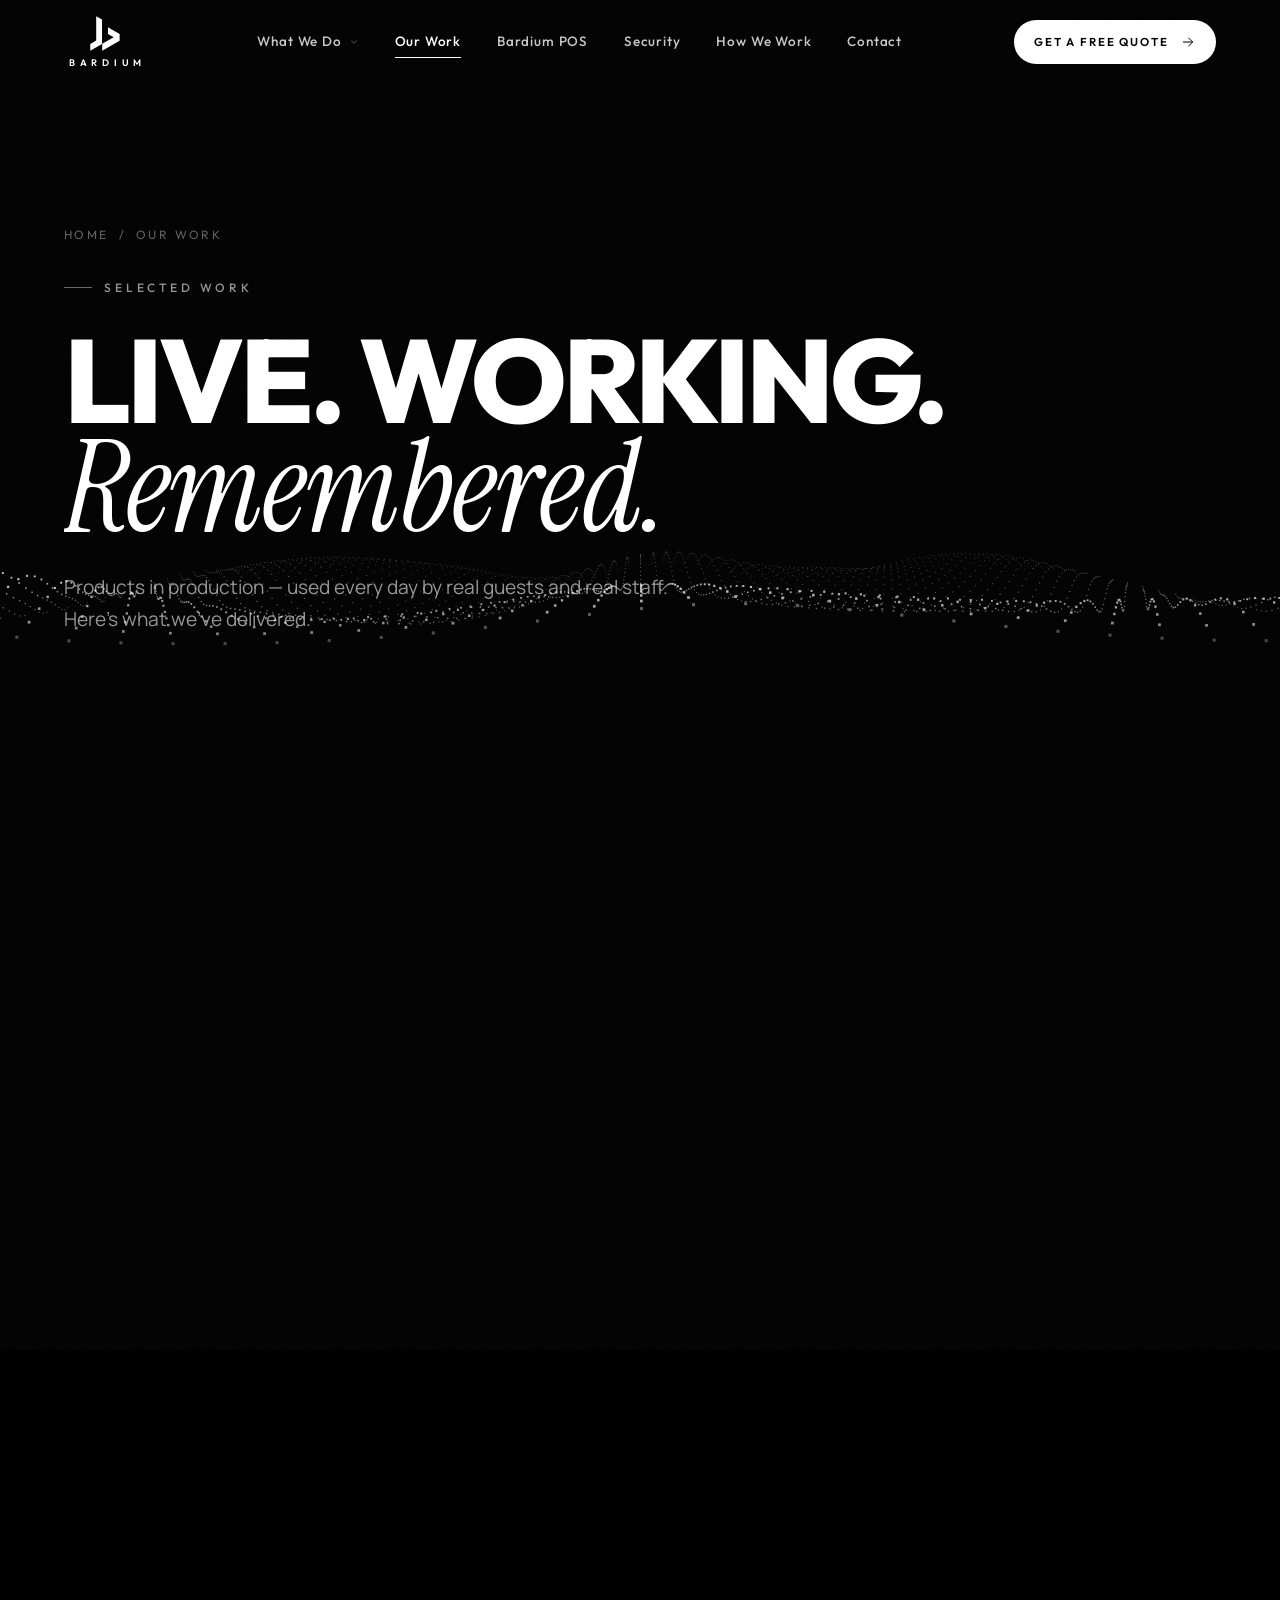
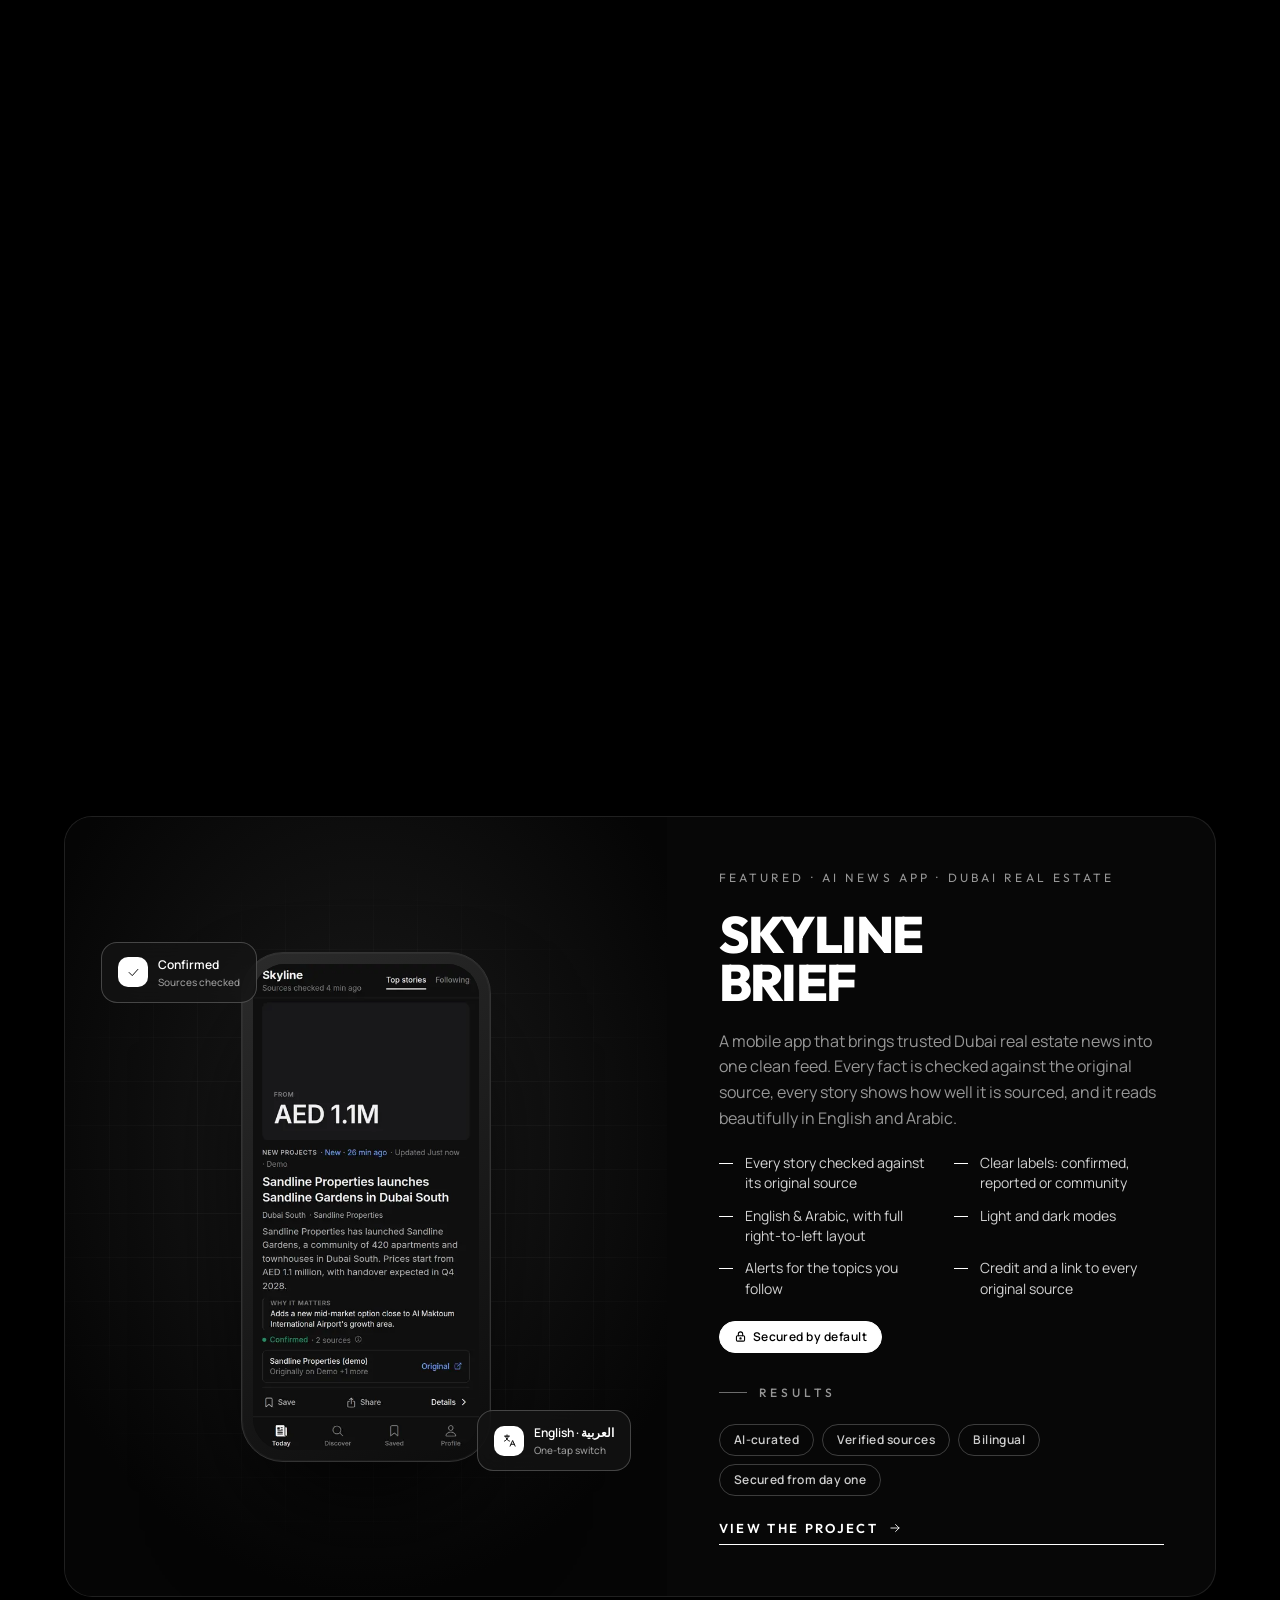
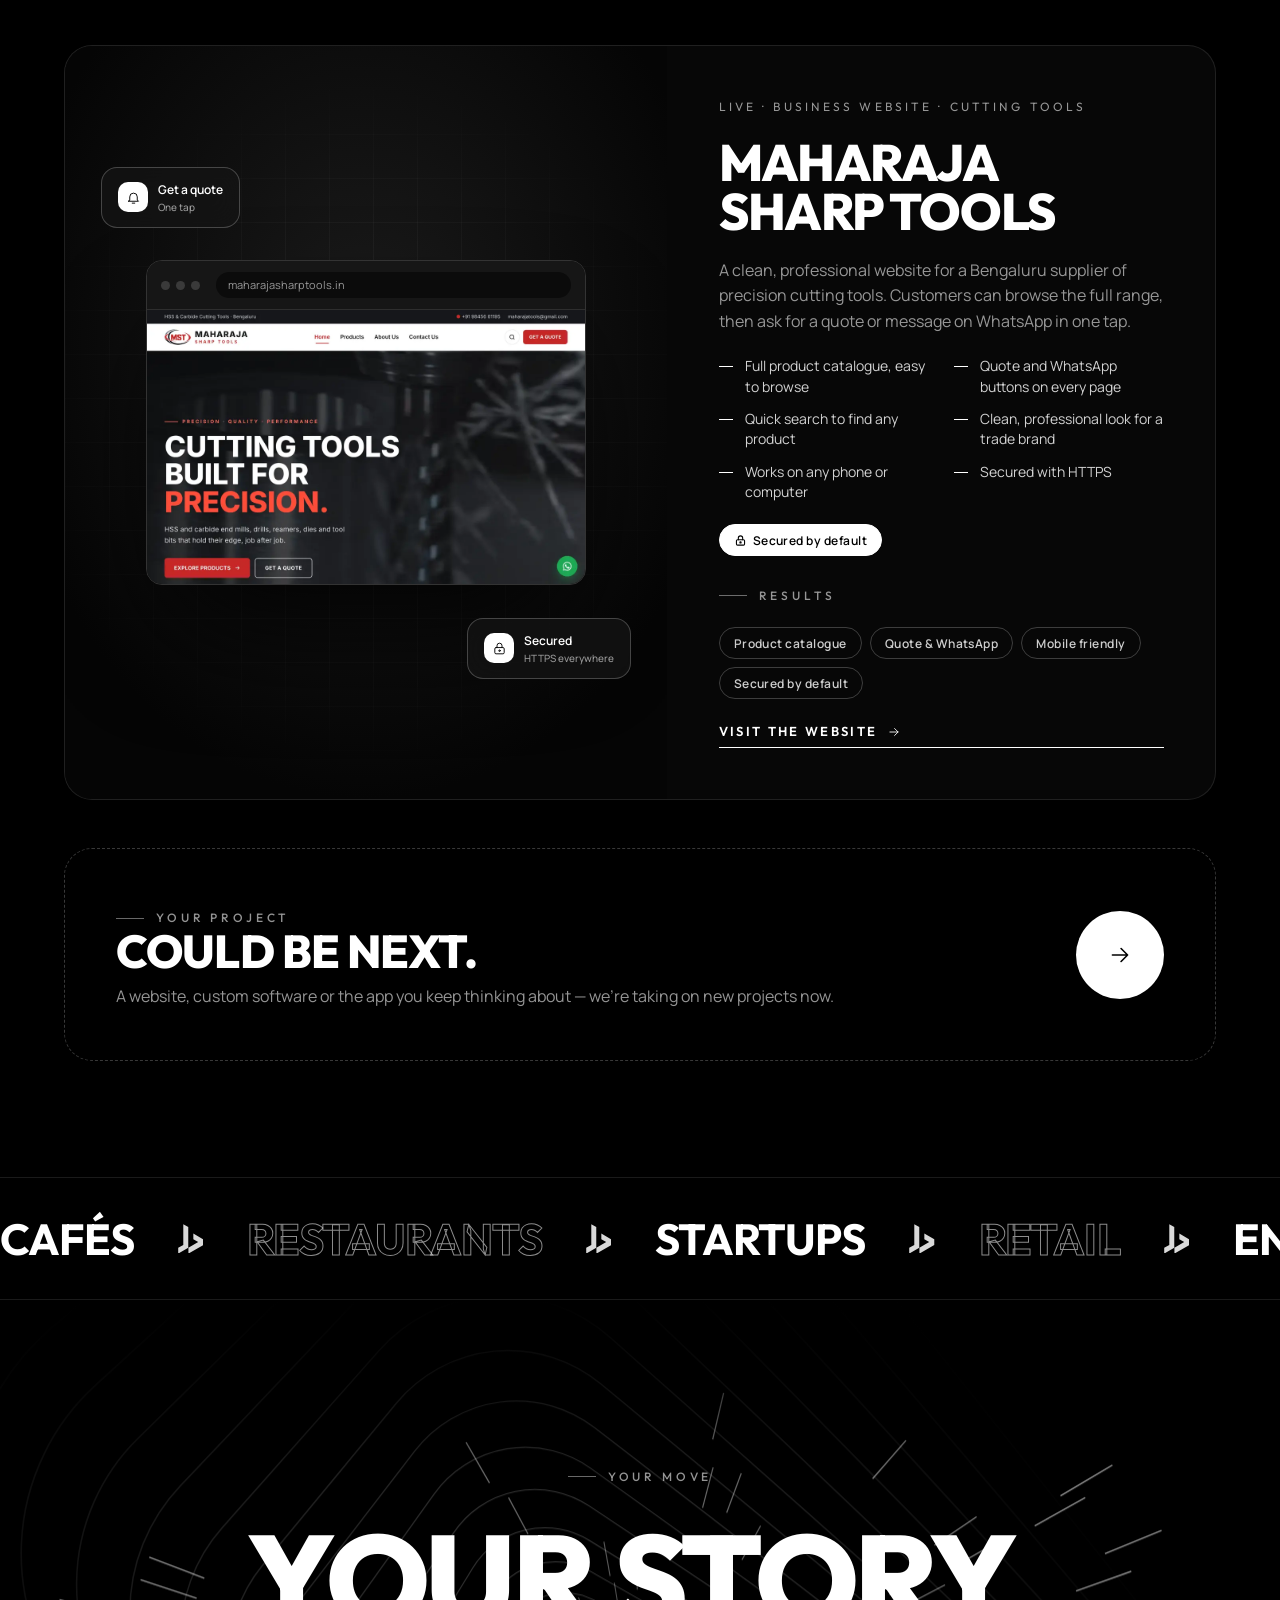
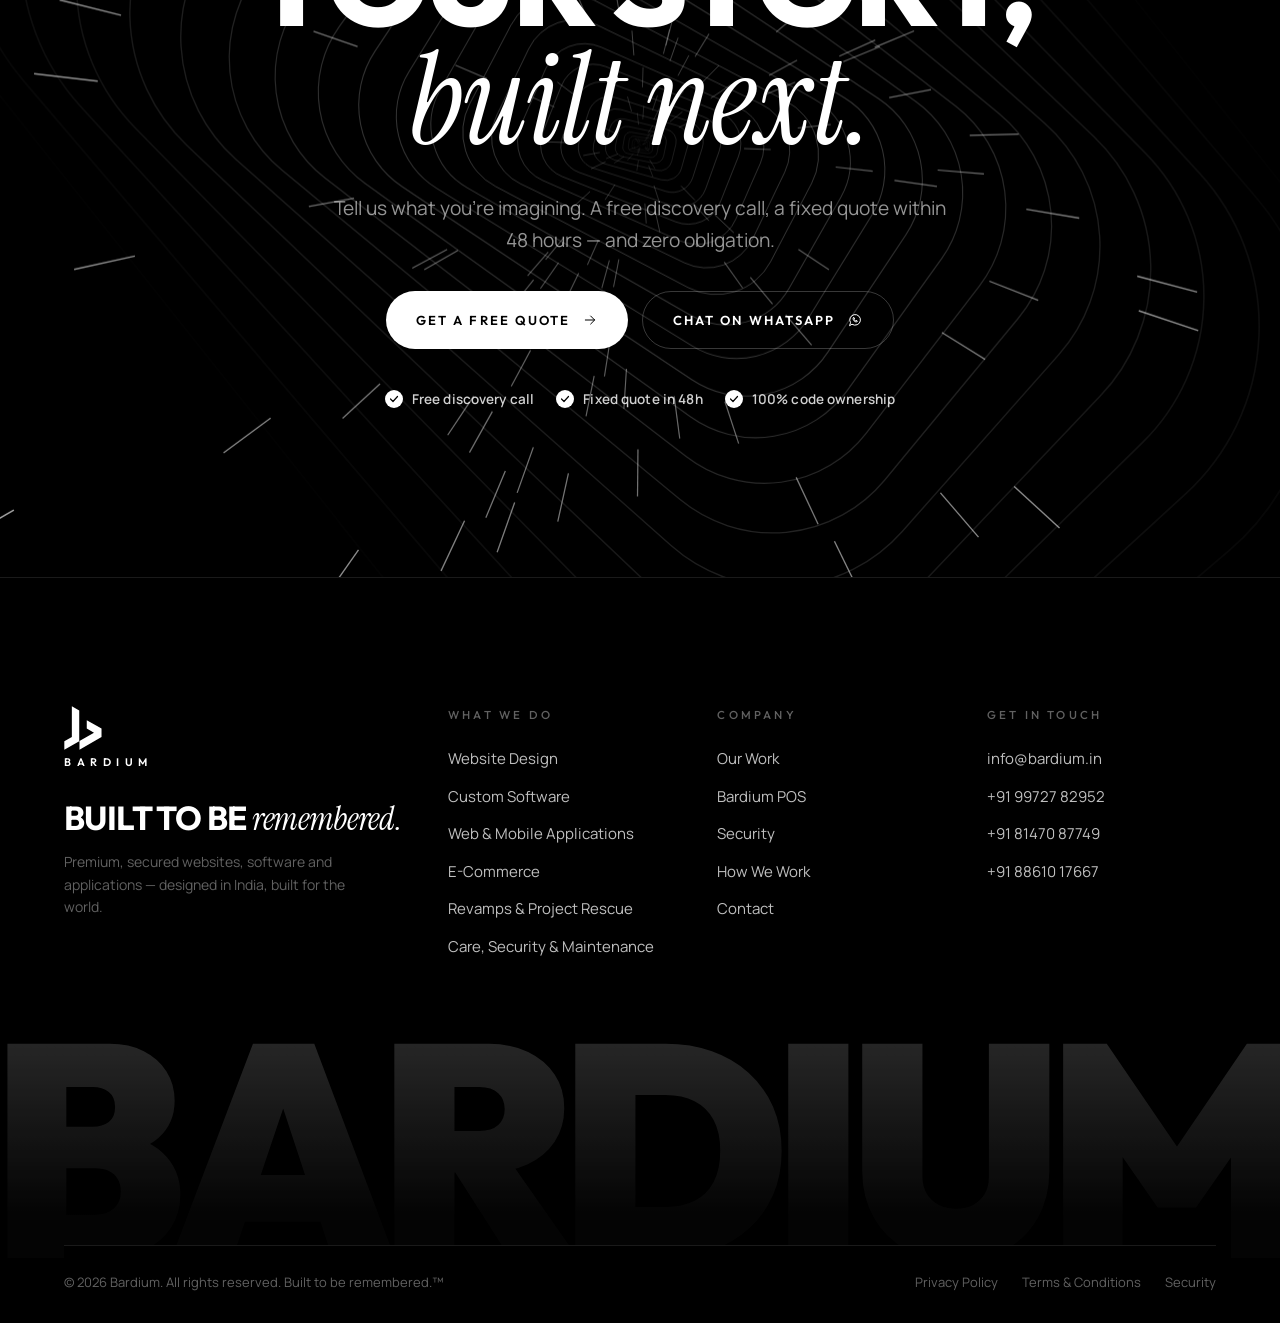
<file: work.html>
<!doctype html>
<html lang="en">
<head>
<meta charset="utf-8">
<meta name="viewport" content="width=device-width, initial-scale=1, viewport-fit=cover">
<title>Our Work — Live Projects &amp; Case Studies | Bardium</title>
<meta name="description" content="Case studies from Bardium: a QR table ordering system for Abudi Coffee Roasters, a business website for Maharaja Sharp Tools, and Skyline Brief, an AI news app for Dubai real estate.">
<meta name="theme-color" content="#000000">
<meta name="color-scheme" content="dark">
<link rel="canonical" href="https://bardium.in/work">
<meta property="og:type" content="website">
<meta property="og:site_name" content="Bardium">
<meta property="og:title" content="Our Work — Live Projects &amp; Case Studies | Bardium">
<meta property="og:description" content="Case studies from Bardium: a QR table ordering system for Abudi Coffee Roasters, a business website for Maharaja Sharp Tools, and Skyline Brief, an AI news app for Dubai real estate.">
<meta property="og:url" content="https://bardium.in/work">
<meta property="og:image" content="https://bardium.in/assets/img/og-image.png">
<meta name="twitter:card" content="summary_large_image">
<link rel="icon" href="assets/img/favicon.svg" type="image/svg+xml">
<link rel="apple-touch-icon" href="assets/img/apple-touch-icon.png">
<link rel="preload" href="assets/fonts/outfit-latin-800-normal.woff2" as="font" type="font/woff2" crossorigin>
<link rel="preload" href="assets/fonts/instrument-serif-latin-400-italic.woff2" as="font" type="font/woff2" crossorigin>
<link rel="stylesheet" href="assets/css/style.css?v=433b95d126">
<script src="assets/js/bg.js?v=c9fe0b66a0" defer></script>
<script src="assets/js/main.js?v=f510c6890e" defer></script>
</head>
<body data-page="work">
<a class="skip-link" href="#main">Skip to content</a>
<div class="preloader" aria-hidden="true">
  <div class="preloader__inner">
    <svg class="preloader__mark" viewBox="4 2 121 141"><path d="M29.00,3.00 52.50,16.57 52.50,114.58 5.00,142.00 5.00,114.86 29.00,101.00Z M53.30,142.00 123.50,101.47 123.50,74.47 76.50,47.33 76.50,74.33 99.50,87.61 53.30,114.29Z"/></svg>
    <div class="preloader__word"><span>Bardium</span></div>
    <div class="preloader__bar"><i></i></div>
  </div>
</div>
<div class="page-fade" aria-hidden="true"></div>
<div class="grain" aria-hidden="true"></div>
<div class="cursor" aria-hidden="true"></div>
<div class="cursor-ring" aria-hidden="true"><span class="cursor-ring__label">View</span></div>

<header class="header">
  <div class="container header__inner">
    <a class="brand" href="index.html" aria-label="Bardium — home">
      <img class="brand__mark" src="assets/img/logo-mark-white.svg" alt="" width="30" height="35">
      <span class="brand__name">Bardium</span>
    </a>
    <nav class="nav" aria-label="Primary">
      <ul class="nav__list">
        <li class="nav__item nav__item--mega">
          <a class="nav__link" data-nav="services" href="services.html" aria-haspopup="true">What We Do <svg class="nav__chev" viewBox="0 0 24 24" fill="none" stroke="currentColor" stroke-width="1.5" stroke-linecap="round" stroke-linejoin="round" aria-hidden="true"><path d="m6 9 6 6 6-6"/></svg></a>
          <div class="mega" role="region" aria-label="What we do">
  <div class="container mega__inner">
    <div class="mega__intro">
      <h3>Crafted,<br>end to end.</h3>
      <p>If it runs on a screen, we build it — and secure it. From the first sketch to years after launch.</p>
      <p><a class="link-arrow" href="services.html">All services <svg viewBox="0 0 24 24" fill="none" stroke="currentColor" stroke-width="1.5" stroke-linecap="round" stroke-linejoin="round" aria-hidden="true"><path d="M5 12h14M13 6l6 6-6 6"/></svg></a></p>
    </div>
    <div class="mega__grid"><a class="mega__link" href="services.html#web"><span class="mega__num">01</span><span class="mega__title">Website Design &amp; Development <svg viewBox="0 0 24 24" fill="none" stroke="currentColor" stroke-width="1.5" stroke-linecap="round" stroke-linejoin="round" aria-hidden="true"><path d="M5 12h14M13 6l6 6-6 6"/></svg></span><span class="mega__desc">Bespoke, lightning-fast websites</span></a><a class="mega__link" href="services.html#software"><span class="mega__num">02</span><span class="mega__title">Custom Software Development <svg viewBox="0 0 24 24" fill="none" stroke="currentColor" stroke-width="1.5" stroke-linecap="round" stroke-linejoin="round" aria-hidden="true"><path d="M5 12h14M13 6l6 6-6 6"/></svg></span><span class="mega__desc">Any software, for any business</span></a><a class="mega__link" href="services.html#apps"><span class="mega__num">03</span><span class="mega__title">Web &amp; Mobile Applications <svg viewBox="0 0 24 24" fill="none" stroke="currentColor" stroke-width="1.5" stroke-linecap="round" stroke-linejoin="round" aria-hidden="true"><path d="M5 12h14M13 6l6 6-6 6"/></svg></span><span class="mega__desc">Apps for every screen</span></a><a class="mega__link" href="services.html#ecommerce"><span class="mega__num">04</span><span class="mega__title">E-Commerce <svg viewBox="0 0 24 24" fill="none" stroke="currentColor" stroke-width="1.5" stroke-linecap="round" stroke-linejoin="round" aria-hidden="true"><path d="M5 12h14M13 6l6 6-6 6"/></svg></span><span class="mega__desc">Storefronts that sell</span></a><a class="mega__link" href="services.html#revamp"><span class="mega__num">05</span><span class="mega__title">Revamps &amp; Project Rescue <svg viewBox="0 0 24 24" fill="none" stroke="currentColor" stroke-width="1.5" stroke-linecap="round" stroke-linejoin="round" aria-hidden="true"><path d="M5 12h14M13 6l6 6-6 6"/></svg></span><span class="mega__desc">Modernise or finish what was started</span></a><a class="mega__link" href="services.html#care"><span class="mega__num">06</span><span class="mega__title">Care, Security &amp; Maintenance <svg viewBox="0 0 24 24" fill="none" stroke="currentColor" stroke-width="1.5" stroke-linecap="round" stroke-linejoin="round" aria-hidden="true"><path d="M5 12h14M13 6l6 6-6 6"/></svg></span><span class="mega__desc">We stay after launch</span></a></div>
    <a class="mega__feature" href="security.html">
      <img class="mega__feature-icon" src="assets/img/logo-mark-white.svg" alt="" width="54" height="63">
      <h4>Secured by default</h4>
      <p>Every website and software we build is secured — HTTPS, encrypted data and OWASP-aligned code, at no extra cost.</p>
      <span class="link-arrow">Our security standard <svg viewBox="0 0 24 24" fill="none" stroke="currentColor" stroke-width="1.5" stroke-linecap="round" stroke-linejoin="round" aria-hidden="true"><path d="M5 12h14M13 6l6 6-6 6"/></svg></span>
    </a>
  </div>
</div>
        </li>
        <li class="nav__item"><a class="nav__link" data-nav="work" href="work.html">Our Work</a></li>
        <li class="nav__item"><a class="nav__link" data-nav="pos" href="pos.html">Bardium POS</a></li>
        <li class="nav__item"><a class="nav__link" data-nav="security" href="security.html">Security</a></li>
        <li class="nav__item"><a class="nav__link" data-nav="process" href="index.html#process">How We Work</a></li>
        <li class="nav__item"><a class="nav__link" data-nav="contact" href="contact.html">Contact</a></li>
      </ul>
    </nav>
    <div class="header__cta"><a class="btn btn--sm" href="contact.html"><span class="btn__label"><span>Get a free quote</span><span aria-hidden="true">Get a free quote</span></span><svg class="btn__arrow" viewBox="0 0 24 24" fill="none" stroke="currentColor" stroke-width="1.5" stroke-linecap="round" stroke-linejoin="round" aria-hidden="true"><path d="M5 12h14M13 6l6 6-6 6"/></svg></a></div>
  </div>
</header>
<nav class="dock" aria-label="Mobile navigation"><a class="dock__link" data-nav="home" href="index.html"><svg viewBox="0 0 24 24" fill="none" stroke="currentColor" stroke-width="1.5" stroke-linecap="round" stroke-linejoin="round" aria-hidden="true"><path d="M4 11 12 4l8 7v8a1 1 0 0 1-1 1h-4v-6h-6v6H5a1 1 0 0 1-1-1z"/></svg><span>Home</span></a><a class="dock__link" data-nav="services" href="services.html"><svg viewBox="0 0 24 24" fill="none" stroke="currentColor" stroke-width="1.5" stroke-linecap="round" stroke-linejoin="round" aria-hidden="true"><rect x="4" y="4" width="7" height="7" rx="1.5"/><rect x="13" y="4" width="7" height="7" rx="1.5"/><rect x="4" y="13" width="7" height="7" rx="1.5"/><rect x="13" y="13" width="7" height="7" rx="1.5"/></svg><span>Services</span></a><a class="dock__link" data-nav="work" href="work.html"><svg viewBox="0 0 24 24" fill="none" stroke="currentColor" stroke-width="1.5" stroke-linecap="round" stroke-linejoin="round" aria-hidden="true"><rect x="3" y="7" width="18" height="13" rx="2"/><path d="M9 7V5a1 1 0 0 1 1-1h4a1 1 0 0 1 1 1v2M3 13h18"/></svg><span>Work</span></a><a class="dock__link" data-nav="pos" href="pos.html"><svg viewBox="0 0 24 24" fill="none" stroke="currentColor" stroke-width="1.5" stroke-linecap="round" stroke-linejoin="round" aria-hidden="true"><path d="M3 4h2l2.4 11.2a2 2 0 0 0 2 1.6h7.7a2 2 0 0 0 2-1.5L21 8H6"/><circle cx="10" cy="20" r="1"/><circle cx="18" cy="20" r="1"/></svg><span>POS</span></a><a class="dock__link" data-nav="security" href="security.html"><svg viewBox="0 0 24 24" fill="none" stroke="currentColor" stroke-width="1.5" stroke-linecap="round" stroke-linejoin="round" aria-hidden="true"><path d="M12 3 4.5 6v6c0 4.5 3.2 7.8 7.5 9 4.3-1.2 7.5-4.5 7.5-9V6z"/><path d="m9 12 2 2 4-4"/></svg><span>Security</span></a><a class="dock__link" data-nav="contact" href="contact.html"><svg viewBox="0 0 24 24" fill="none" stroke="currentColor" stroke-width="1.5" stroke-linecap="round" stroke-linejoin="round" aria-hidden="true"><rect x="3" y="5" width="18" height="14" rx="2"/><path d="m4 7 8 6 8-6"/></svg><span>Contact</span></a></nav>
<main id="main">
<section class="page-hero" aria-label="Our work">
  <canvas class="bg-canvas" data-bg="wave" data-horizon="0.74" data-cam="120" aria-hidden="true"></canvas>
  <div class="container page-hero__content">
    <nav class="breadcrumb" aria-label="Breadcrumb"><a href="index.html">Home</a><span>/</span><span>Our work</span></nav>
    <p class="eyebrow" data-reveal>Selected work</p>
    <h1 class="display h1" data-split>Live. Working.<br><span class="serif">Remembered.</span></h1>
    <p class="lead" data-reveal data-delay=".2">Products in production — used every day by real guests and real staff. Here's what we've delivered.</p>
  </div>
</section>
<section class="section section--tight" aria-label="Case studies">
  <div class="container">
    <div class="work-list">
      <article class="work-card" id="abudi" data-reveal>
  <div class="work-card__visual" data-cursor="Live"><div class="phone" aria-hidden="true"><div class="phone__screen"><span class="phone__notch"></span>
  <div class="ui-top"><div class="ui-kicker">Table 07 · Scan &amp; order</div><div class="ui-title">Abudi<br>Coffee Roasters</div></div>
  <div class="ui-tabs"><span class="ui-tab is-on">Coffee</span><span class="ui-tab">Cold</span><span class="ui-tab">Bakery</span></div>
  <div class="ui-list">
    <div class="ui-item"><span class="ui-thumb"></span><div><div class="ui-name">Spanish Latte</div><div class="ui-sub">Double shot · condensed milk</div></div><span class="ui-add">+</span></div>
    <div class="ui-item"><span class="ui-thumb ui-thumb--b"></span><div><div class="ui-name">V60 Pour Over</div><div class="ui-sub">Single origin · Ethiopia</div></div><span class="ui-add">+</span></div>
    <div class="ui-item"><span class="ui-thumb ui-thumb--c"></span><div><div class="ui-name">Pistachio Croissant</div><div class="ui-sub">Baked fresh daily</div></div><span class="ui-add">+</span></div>
  </div>
  <div class="ui-cta"><span>Place order · 3 items</span><span>→</span></div>
</div></div><div class="float-chip float-chip--a" aria-hidden="true"><span class="float-chip__ic"><svg viewBox="0 0 24 24" fill="none" stroke="currentColor" stroke-width="1.5" stroke-linecap="round" stroke-linejoin="round" aria-hidden="true"><path d="M6 16V11a6 6 0 0 1 12 0v5l2 2H4z"/><path d="M10 21h4"/></svg></span><span>New order · T07<small>Sent to kitchen</small></span></div><div class="float-chip float-chip--b" aria-hidden="true"><span class="float-chip__ic"><svg viewBox="0 0 24 24" fill="none" stroke="currentColor" stroke-width="1.5" stroke-linecap="round" stroke-linejoin="round" aria-hidden="true"><path d="M13 3 5 13h6l-1 8 8-10h-6z"/></svg></span><span>Order to kitchen<small>Under 1 second</small></span></div></div>
  <div class="work-card__body">
    <span class="work-card__tag"><span class="live-dot"></span> Live · QR Table Ordering System</span>
    <h3>Abudi<br>Coffee Roasters</h3>
    <p>A digital ordering system for a specialty coffee house. Guests scan a QR code at their table, browse the full menu on their phone and order in seconds — no waiting, no paper menus.</p>
    <ul class="feature-list"><li>Scan a table QR — full menu in seconds</li><li>Orders hit the kitchen instantly</li><li>Staff dashboard to accept &amp; complete</li><li>Automatic bills — print or on-screen</li><li>Menu updates in seconds</li><li>Works on any smartphone</li></ul>
    <div class="chips"><span class="chip chip--secure"><svg viewBox="0 0 24 24" fill="none" stroke="currentColor" stroke-width="1.5" stroke-linecap="round" stroke-linejoin="round" aria-hidden="true"><rect x="4.5" y="10.5" width="15" height="10" rx="2"/><path d="M8 10.5V7.5a4 4 0 0 1 8 0v3"/><circle cx="12" cy="15.5" r="1.2"/></svg> Secured by default</span></div>
    <div><p class="eyebrow">Results</p></div><div class="chips"><span class="chip">Faster service</span><span class="chip">Zero paper menus</span><span class="chip">Fewer errors</span><span class="chip">Live kitchen</span></div>
    
  </div>
</article>
      <article class="work-card" id="lounge" data-reveal>
  <div class="work-card__visual" data-cursor="Live"><div class="phone phone--dark" aria-hidden="true"><div class="phone__screen"><span class="phone__notch"></span>
  <div class="ui-top"><div class="ui-kicker">Airport Lounge · Seat 14A</div><div class="ui-title">Good evening.<br>Dine at leisure.</div><div class="ui-ar">قائمة الطعام</div></div>
  <div class="ui-status"><i class="on"></i><i class="on"></i><i class="on"></i><i></i></div>
  <div class="ui-tabs"><span class="ui-tab is-on">Mains</span><span class="ui-tab">Arabic</span><span class="ui-tab">Desserts</span></div>
  <div class="ui-list">
    <div class="ui-item"><span class="ui-thumb"></span><div><div class="ui-name">Grilled Hammour</div><div class="ui-sub">Saffron rice · lemon butter</div></div><span class="ui-add">+</span></div>
    <div class="ui-item"><span class="ui-thumb"></span><div><div class="ui-name">Lamb Machboos</div><div class="ui-sub">Slow-cooked · Gulf spices</div></div><span class="ui-add">+</span></div>
    <div class="ui-item"><span class="ui-thumb"></span><div><div class="ui-name">Umm Ali</div><div class="ui-sub">Warm · pistachio · cream</div></div><span class="ui-add">+</span></div>
  </div>
  <div class="ui-cta"><span>Status · Preparing</span><span>●</span></div>
</div></div><div class="float-chip float-chip--a" aria-hidden="true"><span class="float-chip__ic"><svg viewBox="0 0 24 24" fill="none" stroke="currentColor" stroke-width="1.5" stroke-linecap="round" stroke-linejoin="round" aria-hidden="true"><path d="M4 5h8M8 3v2M6 5c0 4 3 7 6 8M10 5c0 3-3 7-6 8"/><path d="m13 21 4-9 4 9M14.5 18h5"/></svg></span><span>English · العربية<small>One-tap switch</small></span></div><div class="float-chip float-chip--b" aria-hidden="true"><span class="float-chip__ic"><svg viewBox="0 0 24 24" fill="none" stroke="currentColor" stroke-width="1.5" stroke-linecap="round" stroke-linejoin="round" aria-hidden="true"><rect x="4.5" y="10.5" width="15" height="10" rx="2"/><path d="M8 10.5V7.5a4 4 0 0 1 8 0v3"/><circle cx="12" cy="15.5" r="1.2"/></svg></span><span>Staff login<small>Per-user accounts</small></span></div></div>
  <div class="work-card__body">
    <span class="work-card__tag"><span class="live-dot"></span> Live · Luxury Lounge Ordering &amp; KOT</span>
    <h3>International<br>Airport Lounge</h3>
    <p>A premium bilingual ordering and kitchen management system for a luxury lounge at a reputed international airport. Guests order from their seat; staff run every ticket on a real-time kitchen screen.</p>
    <ul class="feature-list"><li>Bilingual menu — English &amp; Arabic</li><li>Live Kitchen Order Tickets (KOT)</li><li>Flight, seat &amp; name on every order</li><li>Live status: accepted → served</li><li>Guest feedback on the dashboard</li><li>Secure per-staff login accounts</li></ul>
    <div class="chips"><span class="chip chip--secure"><svg viewBox="0 0 24 24" fill="none" stroke="currentColor" stroke-width="1.5" stroke-linecap="round" stroke-linejoin="round" aria-hidden="true"><rect x="4.5" y="10.5" width="15" height="10" rx="2"/><path d="M8 10.5V7.5a4 4 0 0 1 8 0v3"/><circle cx="12" cy="15.5" r="1.2"/></svg> Secured by default</span></div>
    <div><p class="eyebrow">Results</p></div><div class="chips"><span class="chip">Luxury guest experience</span><span class="chip">Arabic &amp; English</span><span class="chip">Real-time KOT</span><span class="chip">Per-staff accountability</span></div>
    
  </div>
</article>
      <article class="work-card" id="skyline" data-reveal>
  <a class="work-card__visual" href="https://skyline-brief-web.onrender.com" target="_blank" rel="noopener noreferrer" data-cursor="Open" aria-label="Open Skyline Brief (opens in a new tab)"><div class="phone phone--shot" aria-hidden="true"><div class="phone__screen"><img src="assets/img/skyline-brief-app.webp" alt="" width="390" height="844" loading="lazy" decoding="async"></div></div><div class="float-chip float-chip--a" aria-hidden="true"><span class="float-chip__ic"><svg viewBox="0 0 24 24" fill="none" stroke="currentColor" stroke-width="1.5" stroke-linecap="round" stroke-linejoin="round" aria-hidden="true"><path d="m5 12 5 5 9-10"/></svg></span><span>Confirmed<small>Sources checked</small></span></div><div class="float-chip float-chip--b" aria-hidden="true"><span class="float-chip__ic"><svg viewBox="0 0 24 24" fill="none" stroke="currentColor" stroke-width="1.5" stroke-linecap="round" stroke-linejoin="round" aria-hidden="true"><path d="M4 5h8M8 3v2M6 5c0 4 3 7 6 8M10 5c0 3-3 7-6 8"/><path d="m13 21 4-9 4 9M14.5 18h5"/></svg></span><span>English · العربية<small>One-tap switch</small></span></div></a>
  <div class="work-card__body">
    <span class="work-card__tag">Featured · AI News App · Dubai Real Estate</span>
    <h3>Skyline<br>Brief</h3>
    <p>A mobile app that brings trusted Dubai real estate news into one clean feed. Every fact is checked against the original source, every story shows how well it is sourced, and it reads beautifully in English and Arabic.</p>
    <ul class="feature-list"><li>Every story checked against its original source</li><li>Clear labels: confirmed, reported or community</li><li>English &amp; Arabic, with full right-to-left layout</li><li>Light and dark modes</li><li>Alerts for the topics you follow</li><li>Credit and a link to every original source</li></ul>
    <div class="chips"><span class="chip chip--secure"><svg viewBox="0 0 24 24" fill="none" stroke="currentColor" stroke-width="1.5" stroke-linecap="round" stroke-linejoin="round" aria-hidden="true"><rect x="4.5" y="10.5" width="15" height="10" rx="2"/><path d="M8 10.5V7.5a4 4 0 0 1 8 0v3"/><circle cx="12" cy="15.5" r="1.2"/></svg> Secured by default</span></div>
    <div><p class="eyebrow">Results</p></div><div class="chips"><span class="chip">AI-curated</span><span class="chip">Verified sources</span><span class="chip">Bilingual</span><span class="chip">Secured from day one</span></div>
    <a class="link-arrow" href="https://skyline-brief-web.onrender.com" target="_blank" rel="noopener noreferrer">View the project <svg viewBox="0 0 24 24" fill="none" stroke="currentColor" stroke-width="1.5" stroke-linecap="round" stroke-linejoin="round" aria-hidden="true"><path d="M5 12h14M13 6l6 6-6 6"/></svg></a>
  </div>
</article>
      <article class="work-card" id="maharaja" data-reveal>
  <a class="work-card__visual" href="https://maharajasharptools.in" target="_blank" rel="noopener noreferrer" data-cursor="Open" aria-label="Open Maharaja Sharp Tools (opens in a new tab)"><div class="browser" aria-hidden="true"><div class="browser__bar"><i></i><i></i><i></i><span>maharajasharptools.in</span></div><img class="browser__img" src="assets/img/maharaja-sharp-tools-site.webp" alt="" width="1100" height="688" loading="lazy" decoding="async"></div><div class="float-chip float-chip--a" aria-hidden="true"><span class="float-chip__ic"><svg viewBox="0 0 24 24" fill="none" stroke="currentColor" stroke-width="1.5" stroke-linecap="round" stroke-linejoin="round" aria-hidden="true"><path d="M6 16V11a6 6 0 0 1 12 0v5l2 2H4z"/><path d="M10 21h4"/></svg></span><span>Get a quote<small>One tap</small></span></div><div class="float-chip float-chip--b" aria-hidden="true"><span class="float-chip__ic"><svg viewBox="0 0 24 24" fill="none" stroke="currentColor" stroke-width="1.5" stroke-linecap="round" stroke-linejoin="round" aria-hidden="true"><rect x="4.5" y="10.5" width="15" height="10" rx="2"/><path d="M8 10.5V7.5a4 4 0 0 1 8 0v3"/><circle cx="12" cy="15.5" r="1.2"/></svg></span><span>Secured<small>HTTPS everywhere</small></span></div></a>
  <div class="work-card__body">
    <span class="work-card__tag">Live · Business Website · Cutting Tools</span>
    <h3>Maharaja<br>Sharp Tools</h3>
    <p>A clean, professional website for a Bengaluru supplier of precision cutting tools. Customers can browse the full range, then ask for a quote or message on WhatsApp in one tap.</p>
    <ul class="feature-list"><li>Full product catalogue, easy to browse</li><li>Quote and WhatsApp buttons on every page</li><li>Quick search to find any product</li><li>Clean, professional look for a trade brand</li><li>Works on any phone or computer</li><li>Secured with HTTPS</li></ul>
    <div class="chips"><span class="chip chip--secure"><svg viewBox="0 0 24 24" fill="none" stroke="currentColor" stroke-width="1.5" stroke-linecap="round" stroke-linejoin="round" aria-hidden="true"><rect x="4.5" y="10.5" width="15" height="10" rx="2"/><path d="M8 10.5V7.5a4 4 0 0 1 8 0v3"/><circle cx="12" cy="15.5" r="1.2"/></svg> Secured by default</span></div>
    <div><p class="eyebrow">Results</p></div><div class="chips"><span class="chip">Product catalogue</span><span class="chip">Quote &amp; WhatsApp</span><span class="chip">Mobile friendly</span><span class="chip">Secured by default</span></div>
    <a class="link-arrow" href="https://maharajasharptools.in" target="_blank" rel="noopener noreferrer">Visit the website <svg viewBox="0 0 24 24" fill="none" stroke="currentColor" stroke-width="1.5" stroke-linecap="round" stroke-linejoin="round" aria-hidden="true"><path d="M5 12h14M13 6l6 6-6 6"/></svg></a>
  </div>
</article>
      <a class="next-card" href="contact.html" data-reveal>
  <div><span class="eyebrow">Your project</span><h3>Could be next.</h3><p class="muted">A website, custom software or the app you keep thinking about — we're taking on new projects now.</p></div>
  <span class="round-arrow"><svg viewBox="0 0 24 24" fill="none" stroke="currentColor" stroke-width="1.5" stroke-linecap="round" stroke-linejoin="round" aria-hidden="true"><path d="M5 12h14M13 6l6 6-6 6"/></svg></span>
</a>
    </div>
  </div>
</section>
<div class="marquee" aria-hidden="true"><div class="marquee__track"><div class="marquee__group"><span class="marquee__item">Cafés<svg class="marquee__star" viewBox="4 2 121 141" aria-hidden="true"><path fill="#fff" d="M29.00,3.00 52.50,16.57 52.50,114.58 5.00,142.00 5.00,114.86 29.00,101.00Z M53.30,142.00 123.50,101.47 123.50,74.47 76.50,47.33 76.50,74.33 99.50,87.61 53.30,114.29Z"/></svg></span><span class="marquee__item">Restaurants<svg class="marquee__star" viewBox="4 2 121 141" aria-hidden="true"><path fill="#fff" d="M29.00,3.00 52.50,16.57 52.50,114.58 5.00,142.00 5.00,114.86 29.00,101.00Z M53.30,142.00 123.50,101.47 123.50,74.47 76.50,47.33 76.50,74.33 99.50,87.61 53.30,114.29Z"/></svg></span><span class="marquee__item">Startups<svg class="marquee__star" viewBox="4 2 121 141" aria-hidden="true"><path fill="#fff" d="M29.00,3.00 52.50,16.57 52.50,114.58 5.00,142.00 5.00,114.86 29.00,101.00Z M53.30,142.00 123.50,101.47 123.50,74.47 76.50,47.33 76.50,74.33 99.50,87.61 53.30,114.29Z"/></svg></span><span class="marquee__item">Retail<svg class="marquee__star" viewBox="4 2 121 141" aria-hidden="true"><path fill="#fff" d="M29.00,3.00 52.50,16.57 52.50,114.58 5.00,142.00 5.00,114.86 29.00,101.00Z M53.30,142.00 123.50,101.47 123.50,74.47 76.50,47.33 76.50,74.33 99.50,87.61 53.30,114.29Z"/></svg></span><span class="marquee__item">Enterprises<svg class="marquee__star" viewBox="4 2 121 141" aria-hidden="true"><path fill="#fff" d="M29.00,3.00 52.50,16.57 52.50,114.58 5.00,142.00 5.00,114.86 29.00,101.00Z M53.30,142.00 123.50,101.47 123.50,74.47 76.50,47.33 76.50,74.33 99.50,87.61 53.30,114.29Z"/></svg></span></div><div class="marquee__group"><span class="marquee__item">Cafés<svg class="marquee__star" viewBox="4 2 121 141" aria-hidden="true"><path fill="#fff" d="M29.00,3.00 52.50,16.57 52.50,114.58 5.00,142.00 5.00,114.86 29.00,101.00Z M53.30,142.00 123.50,101.47 123.50,74.47 76.50,47.33 76.50,74.33 99.50,87.61 53.30,114.29Z"/></svg></span><span class="marquee__item">Restaurants<svg class="marquee__star" viewBox="4 2 121 141" aria-hidden="true"><path fill="#fff" d="M29.00,3.00 52.50,16.57 52.50,114.58 5.00,142.00 5.00,114.86 29.00,101.00Z M53.30,142.00 123.50,101.47 123.50,74.47 76.50,47.33 76.50,74.33 99.50,87.61 53.30,114.29Z"/></svg></span><span class="marquee__item">Startups<svg class="marquee__star" viewBox="4 2 121 141" aria-hidden="true"><path fill="#fff" d="M29.00,3.00 52.50,16.57 52.50,114.58 5.00,142.00 5.00,114.86 29.00,101.00Z M53.30,142.00 123.50,101.47 123.50,74.47 76.50,47.33 76.50,74.33 99.50,87.61 53.30,114.29Z"/></svg></span><span class="marquee__item">Retail<svg class="marquee__star" viewBox="4 2 121 141" aria-hidden="true"><path fill="#fff" d="M29.00,3.00 52.50,16.57 52.50,114.58 5.00,142.00 5.00,114.86 29.00,101.00Z M53.30,142.00 123.50,101.47 123.50,74.47 76.50,47.33 76.50,74.33 99.50,87.61 53.30,114.29Z"/></svg></span><span class="marquee__item">Enterprises<svg class="marquee__star" viewBox="4 2 121 141" aria-hidden="true"><path fill="#fff" d="M29.00,3.00 52.50,16.57 52.50,114.58 5.00,142.00 5.00,114.86 29.00,101.00Z M53.30,142.00 123.50,101.47 123.50,74.47 76.50,47.33 76.50,74.33 99.50,87.61 53.30,114.29Z"/></svg></span></div></div></div>

<section class="section cta fade-top" aria-label="Start a project">
  <canvas class="bg-canvas" data-bg="tunnel" aria-hidden="true"></canvas>
  <div class="container cta__inner">
    <span class="eyebrow" data-reveal>Your move</span>
    <h2 class="display cta__title" data-split>Your story,<br><span class="serif">built next.</span></h2>
    <p class="lead" data-reveal data-delay=".2">Tell us what you're imagining. A free discovery call, a fixed quote within 48 hours — and zero obligation.</p>
    <div class="btn-row" data-reveal data-delay=".3"><a class="btn " href="contact.html"><span class="btn__label"><span>Get a free quote</span><span aria-hidden="true">Get a free quote</span></span><svg class="btn__arrow" viewBox="0 0 24 24" fill="none" stroke="currentColor" stroke-width="1.5" stroke-linecap="round" stroke-linejoin="round" aria-hidden="true"><path d="M5 12h14M13 6l6 6-6 6"/></svg></a><a class="btn btn--ghost" href="https://wa.me/919972782952?text=Hi%20Bardium%2C%20I%27d%20like%20to%20discuss%20a%20project." target="_blank" rel="noopener"><span class="btn__label"><span>Chat on WhatsApp</span><span aria-hidden="true">Chat on WhatsApp</span></span><svg class="btn__arrow btn__arrow--static" viewBox="0 0 24 24" fill="none" stroke="currentColor" stroke-width="1.5" stroke-linecap="round" stroke-linejoin="round" aria-hidden="true"><path d="M4 20l1.3-4A8 8 0 1 1 8 18.7z"/><path d="M9 9.5c0 3 2.5 5.5 5.5 5.5l1-1.5-2-1-1 .8a4 4 0 0 1-1.8-1.8l.8-1-1-2z"/></svg></a></div>
    <ul class="trust-row trust-row--center"><li><svg viewBox="0 0 24 24" fill="none" stroke="currentColor" stroke-width="1.5" stroke-linecap="round" stroke-linejoin="round" aria-hidden="true"><path d="m5 12 5 5 9-10"/></svg>Free discovery call</li><li><svg viewBox="0 0 24 24" fill="none" stroke="currentColor" stroke-width="1.5" stroke-linecap="round" stroke-linejoin="round" aria-hidden="true"><path d="m5 12 5 5 9-10"/></svg>Fixed quote in 48h</li><li><svg viewBox="0 0 24 24" fill="none" stroke="currentColor" stroke-width="1.5" stroke-linecap="round" stroke-linejoin="round" aria-hidden="true"><path d="m5 12 5 5 9-10"/></svg>100% code ownership</li></ul>
  </div>
</section>
</main>
<footer class="footer">
  <div class="container">
    <div class="footer__top">
      <div class="footer__brand">
        <a class="brand" href="index.html" aria-label="Bardium — home">
          <img class="brand__mark" src="assets/img/logo-mark-white.svg" alt="" width="38" height="44">
          <span class="brand__name">Bardium</span>
        </a>
        <p class="footer__slogan">Built to be <span class="serif">remembered.</span></p>
        <p>Premium, secured websites, software and applications — designed in India, built for the world.</p>
      </div>
      <div class="footer__col">
        <h4>What we do</h4>
        <ul><li><a href="services.html#web">Website Design</a></li><li><a href="services.html#software">Custom Software</a></li><li><a href="services.html#apps">Web &amp; Mobile Applications</a></li><li><a href="services.html#ecommerce">E-Commerce</a></li><li><a href="services.html#revamp">Revamps &amp; Project Rescue</a></li><li><a href="services.html#care">Care, Security &amp; Maintenance</a></li></ul>
      </div>
      <div class="footer__col">
        <h4>Company</h4>
        <ul>
          <li><a href="work.html">Our Work</a></li>
          <li><a href="pos.html">Bardium POS</a></li>
          <li><a href="security.html">Security</a></li>
          <li><a href="index.html#process">How We Work</a></li>
          <li><a href="contact.html">Contact</a></li>
        </ul>
      </div>
      <div class="footer__col">
        <h4>Get in touch</h4>
        <ul>
          <li><a href="mailto:info@bardium.in">info@bardium.in</a></li>
          <li><a href="tel:+919972782952">+91 99727 82952</a></li>
          <li><a href="tel:+918147087749">+91 81470 87749</a></li>
          <li><a href="tel:+918861017667">+91 88610 17667</a></li>
        </ul>
      </div>
    </div>
  </div>
  <div class="footer__giant" aria-hidden="true">Bardium</div>
  <div class="container">
    <div class="footer__bottom">
      <span>© <span data-year>2026</span> Bardium. All rights reserved. Built to be remembered.™</span>
      <div class="footer__legal">
        <a href="privacy.html">Privacy Policy</a>
        <a href="terms.html">Terms &amp; Conditions</a>
        <a href="security.html">Security</a>
      </div>
    </div>
  </div>
</footer>
</body>
</html>
</file>
<file: assets/css/style.css>
/* =========================================================
   BARDIUM — Premium Monochrome Design System
   Built to be remembered.
   ========================================================= */

/* ---------- Self-hosted fonts (SIL Open Font License) ---------- */
@font-face { font-family: "Outfit"; src: url("../fonts/outfit-latin-300-normal.woff2") format("woff2"); font-weight: 300; font-display: swap; }
@font-face { font-family: "Outfit"; src: url("../fonts/outfit-latin-400-normal.woff2") format("woff2"); font-weight: 400; font-display: swap; }
@font-face { font-family: "Outfit"; src: url("../fonts/outfit-latin-500-normal.woff2") format("woff2"); font-weight: 500; font-display: swap; }
@font-face { font-family: "Outfit"; src: url("../fonts/outfit-latin-600-normal.woff2") format("woff2"); font-weight: 600; font-display: swap; }
@font-face { font-family: "Outfit"; src: url("../fonts/outfit-latin-700-normal.woff2") format("woff2"); font-weight: 700; font-display: swap; }
@font-face { font-family: "Outfit"; src: url("../fonts/outfit-latin-800-normal.woff2") format("woff2"); font-weight: 800; font-display: swap; }
@font-face { font-family: "Outfit"; src: url("../fonts/outfit-latin-900-normal.woff2") format("woff2"); font-weight: 900; font-display: swap; }
@font-face { font-family: "Manrope"; src: url("../fonts/manrope-latin-wght-normal.woff2") format("woff2"); font-weight: 200 800; font-style: normal; font-display: swap; }
@font-face { font-family: "Instrument Serif"; src: url("../fonts/instrument-serif-latin-400-normal.woff2") format("woff2"); font-weight: 400; font-style: normal; font-display: swap; }
@font-face { font-family: "Instrument Serif"; src: url("../fonts/instrument-serif-latin-400-italic.woff2") format("woff2"); font-weight: 400; font-style: italic; font-display: swap; }

:root {
  --black: #000;
  --ink-900: #050505;
  --ink-800: #0b0b0b;
  --ink-700: #121212;
  --ink-600: #1a1a1a;
  --ink-500: #262626;
  --line: rgba(255, 255, 255, .10);
  --line-strong: rgba(255, 255, 255, .22);
  --white: #fff;
  --paper: #f4f3ef;
  --muted: rgba(255, 255, 255, .58);
  --dim: rgba(255, 255, 255, .38);

  --f-display: "Outfit", "Helvetica Neue", Arial, sans-serif;
  --f-body: "Manrope", "Helvetica Neue", Arial, sans-serif;
  --f-serif: "Instrument Serif", "Times New Roman", serif;

  --gutter: clamp(16px, 5vw, 72px);
  --max: 1320px;
  --header-h: 84px;
  --radius: 22px;
  --ease: cubic-bezier(.22, 1, .36, 1);
  --ease-in-out: cubic-bezier(.76, 0, .24, 1);
}

/* ---------- Reset ---------- */
*, *::before, *::after { box-sizing: border-box; margin: 0; padding: 0; }
html { -webkit-text-size-adjust: 100%; text-size-adjust: 100%; scroll-behavior: smooth; }
body {
  background: var(--black);
  color: var(--white);
  font-family: var(--f-body);
  font-size: 16px;
  line-height: 1.6;
  -webkit-font-smoothing: antialiased;
  -moz-osx-font-smoothing: grayscale;
  overflow-x: hidden;
  text-rendering: optimizeLegibility;
}
img, svg, canvas { display: block; max-width: 100%; }
a { color: inherit; text-decoration: none; }
button, input, select, textarea { font: inherit; color: inherit; }
button { background: none; border: 0; cursor: pointer; }
ul, ol { list-style: none; }
::selection { background: #fff; color: #000; }
:focus-visible { outline: 2px solid #fff; outline-offset: 3px; border-radius: 6px; }

::-webkit-scrollbar { width: 8px; }
::-webkit-scrollbar-track { background: #000; }
::-webkit-scrollbar-thumb { background: #2a2a2a; border-radius: 8px; }
::-webkit-scrollbar-thumb:hover { background: #444; }

.skip-link {
  position: fixed; left: 16px; top: -60px; z-index: 9999;
  background: #fff; color: #000; padding: 10px 16px; border-radius: 10px; font-weight: 700;
}
.skip-link:focus { top: 16px; }

.visually-hidden {
  position: absolute !important; width: 1px; height: 1px; overflow: hidden;
  clip: rect(0 0 0 0); white-space: nowrap;
}

/* ---------- Film grain overlay ---------- */
.grain {
  pointer-events: none; position: fixed; inset: -50%; z-index: 9000;
  width: 200%; height: 200%;
  background-image: url("data:image/svg+xml;utf8,<svg xmlns='http://www.w3.org/2000/svg' width='200' height='200'><filter id='n'><feTurbulence type='fractalNoise' baseFrequency='.85' numOctaves='3' stitchTiles='stitch'/><feColorMatrix values='0 0 0 0 1  0 0 0 0 1  0 0 0 0 1  0 0 0 .55 0'/></filter><rect width='100%' height='100%' filter='url(%23n)'/></svg>");
  opacity: .055;
  animation: grain 8s steps(10) infinite;
}
@keyframes grain {
  0%, 100% { transform: translate(0, 0); }
  10% { transform: translate(-5%, -10%); }
  30% { transform: translate(3%, -15%); }
  50% { transform: translate(12%, 9%); }
  70% { transform: translate(9%, 4%); }
  90% { transform: translate(-1%, 7%); }
}

/* ---------- Layout ---------- */
.container { width: 100%; max-width: var(--max); margin: 0 auto; padding: 0 var(--gutter); }
.section { position: relative; padding: clamp(88px, 13vw, 180px) 0; overflow: hidden; isolation: isolate; }
.section--tight { padding: clamp(64px, 9vw, 120px) 0; }
.section--paper { background: var(--paper); color: #000; }
.bg-canvas { position: absolute; inset: 0; width: 100%; height: 100%; z-index: -1; pointer-events: none; }
.bg-canvas--interactive { pointer-events: auto; }
.fade-top::before, .fade-bottom::after {
  content: ""; position: absolute; left: 0; right: 0; height: 180px; z-index: 0; pointer-events: none;
}
.fade-top::before { top: 0; background: linear-gradient(#000, transparent); }
.fade-bottom::after { bottom: 0; background: linear-gradient(transparent, #000); }

/* ---------- Typography ---------- */
.eyebrow {
  display: inline-flex; align-items: center; gap: 12px;
  font-family: var(--f-display); font-weight: 500; font-size: 12px;
  letter-spacing: .32em; text-transform: uppercase; color: var(--muted);
}
.eyebrow::before { content: ""; width: 28px; height: 1px; background: currentColor; opacity: .7; }
.section--paper .eyebrow { color: rgba(0, 0, 0, .55); }

.display {
  font-family: var(--f-display); font-weight: 800; text-transform: uppercase;
  line-height: .92; letter-spacing: -.035em;
}
.serif { font-family: var(--f-serif); font-style: italic; font-weight: 400; text-transform: none; letter-spacing: -.01em; }
.h1 { font-size: clamp(3.1rem, 9.2vw, 9.4rem); }
.h2 { font-size: clamp(2.5rem, 6.4vw, 6.2rem); }
.h3 { font-size: clamp(1.9rem, 3.6vw, 3.3rem); }
.h2 .serif, .h1 .serif, .h3 .serif { font-size: 1.08em; line-height: .8; }
.lead { font-size: clamp(1.05rem, 1.5vw, 1.3rem); line-height: 1.65; color: var(--muted); max-width: 620px; }
.section--paper .lead { color: rgba(0, 0, 0, .62); }
.muted { color: var(--muted); }
.outline-text { color: transparent; -webkit-text-stroke: 1px rgba(255, 255, 255, .5); }

.section-head { display: grid; gap: 26px; margin-bottom: clamp(48px, 7vw, 96px); }
.section-head--split { grid-template-columns: 1.15fr .85fr; align-items: end; gap: 40px; }
.section-head--center { text-align: center; justify-items: center; }
.section-head--center .lead { margin: 0 auto; }

/* ---------- Buttons ---------- */
.btn {
  --bg: #fff; --fg: #000;
  position: relative; display: inline-flex; align-items: center; justify-content: center; gap: 12px;
  height: 58px; padding: 0 30px; border-radius: 100px;
  background: var(--bg); color: var(--fg);
  font-family: var(--f-display); font-weight: 600; font-size: 13px; letter-spacing: .16em; text-transform: uppercase;
  overflow: hidden; isolation: isolate; white-space: nowrap;
  transition: transform .5s var(--ease), box-shadow .5s var(--ease);
  will-change: transform;
}
.btn::before {
  content: ""; position: absolute; inset: 0; z-index: -1; border-radius: inherit;
  background: #d9d9d9; transform: translateY(101%); transition: transform .6s var(--ease);
}
.btn:hover::before { transform: translateY(0); }
.btn:hover { box-shadow: 0 18px 50px -12px rgba(255, 255, 255, .35); }
.btn__label { position: relative; display: inline-block; overflow: hidden; height: 1.3em; line-height: 1.3em; }
.btn__label span { display: block; transition: transform .6s var(--ease); }
.btn__label span:last-child { position: absolute; left: 0; top: 100%; }
.btn:hover .btn__label span { transform: translateY(-100%); }
.btn__arrow { width: 16px; height: 16px; transition: transform .6s var(--ease); }
.btn:hover .btn__arrow { transform: translateX(4px) rotate(-45deg); }
.btn--ghost { --bg: transparent; --fg: #fff; border: 1px solid var(--line-strong); }
.btn--ghost::before { background: #fff; }
.btn--ghost:hover { --fg: #000; color: #000; box-shadow: none; }
.btn--dark { --bg: #000; --fg: #fff; }
.btn--dark::before { background: #222; }
.btn--dark:hover { box-shadow: 0 18px 50px -12px rgba(0, 0, 0, .45); }
.btn--sm { height: 44px; padding: 0 20px; font-size: 11.5px; }
.btn-row { display: flex; flex-wrap: wrap; gap: 14px; }

.link-arrow {
  display: inline-flex; align-items: center; gap: 10px;
  font-family: var(--f-display); font-weight: 600; font-size: 13px; letter-spacing: .18em; text-transform: uppercase;
  padding-bottom: 6px; position: relative;
}
.link-arrow::after {
  content: ""; position: absolute; left: 0; right: 0; bottom: 0; height: 1px; background: currentColor;
  transform-origin: right; transition: transform .6s var(--ease);
}
.link-arrow:hover::after { transform: scaleX(0); }
.link-arrow svg { width: 14px; height: 14px; transition: transform .5s var(--ease); }
.link-arrow:hover svg { transform: translateX(5px); }

/* ---------- Header (Tech-Mahindra-style inline nav, no burger) ---------- */
.header {
  position: fixed; top: 0; left: 0; right: 0; z-index: 1000; height: var(--header-h);
  transition: transform .6s var(--ease), background .4s ease, border-color .4s ease, height .4s var(--ease);
  border-bottom: 1px solid transparent;
}
.header.is-scrolled {
  background: rgba(0, 0, 0, .72);
  -webkit-backdrop-filter: saturate(140%) blur(18px); backdrop-filter: saturate(140%) blur(18px);
  border-bottom-color: var(--line);
  height: 72px;
}
.header.is-hidden { transform: translateY(-100%); }
.header.mega-open { background: #050505; border-bottom-color: var(--line); }
.header__inner { height: 100%; display: flex; align-items: center; justify-content: space-between; gap: 24px; }

.brand { display: inline-flex; flex-direction: column; align-items: center; gap: 7px; flex-shrink: 0; }
.brand__mark { width: 30px; height: auto; transition: transform .8s var(--ease); }
.brand:hover .brand__mark { transform: rotateY(180deg); }
.brand__name {
  font-family: var(--f-display); font-weight: 600; font-size: 9.5px; letter-spacing: .5em; text-transform: uppercase;
  padding-left: .5em; line-height: 1;
}
.header.is-scrolled .brand__mark { width: 26px; }

.nav { display: flex; align-items: center; height: 100%; }
.nav__list { display: flex; align-items: center; height: 100%; gap: 4px; }
.nav__item { height: 100%; display: flex; align-items: center; }
.nav__link {
  position: relative; display: inline-flex; align-items: center; gap: 7px; height: 40px; padding: 0 16px;
  font-family: var(--f-display); font-size: 13.5px; font-weight: 500; letter-spacing: .06em; color: rgba(255, 255, 255, .78);
  transition: color .3s ease;
}
.nav__link::after {
  content: ""; position: absolute; left: 16px; right: 16px; bottom: 4px; height: 1px; background: #fff;
  transform: scaleX(0); transform-origin: right; transition: transform .5s var(--ease);
}
.nav__link:hover, .nav__link.is-active, .nav__item:focus-within > .nav__link { color: #fff; }
.nav__link:hover::after, .nav__link.is-active::after { transform: scaleX(1); transform-origin: left; }
.nav__chev { width: 10px; height: 10px; transition: transform .4s var(--ease); opacity: .7; }
.nav__item--mega:hover .nav__chev, .nav__item--mega:focus-within .nav__chev { transform: rotate(180deg); }
.header__cta { display: flex; align-items: center; gap: 12px; }

/* Mega menu */
.mega {
  position: fixed; left: 0; right: 0; top: var(--header-h);
  background: #050505; border-bottom: 1px solid var(--line);
  opacity: 0; visibility: hidden; transform: translateY(-10px);
  transition: opacity .45s var(--ease), transform .45s var(--ease), visibility 0s linear .45s;
  box-shadow: 0 40px 80px -20px rgba(0, 0, 0, .9);
}
.header.is-scrolled .mega { top: 72px; }
.nav__item--mega:hover .mega, .nav__item--mega:focus-within .mega {
  opacity: 1; visibility: visible; transform: translateY(0); transition-delay: 0s;
}
.mega__inner { display: grid; grid-template-columns: 1fr 2.2fr 1.1fr; gap: 48px; padding-top: 44px; padding-bottom: 48px; }
.mega__intro h3 { font-family: var(--f-display); font-size: 30px; font-weight: 700; line-height: 1.05; text-transform: uppercase; letter-spacing: -.02em; margin: 16px 0 14px; }
.mega__intro p { color: var(--muted); font-size: 14px; }
.mega__grid { display: grid; grid-template-columns: 1fr 1fr; gap: 6px 28px; }
.mega__link { display: grid; grid-template-columns: 34px 1fr; gap: 4px 12px; padding: 14px 14px; border-radius: 14px; transition: background .3s ease; }
.mega__link:hover { background: rgba(255, 255, 255, .05); }
.mega__num { font-family: var(--f-display); font-size: 12px; color: var(--dim); padding-top: 3px; grid-row: span 2; }
.mega__title { font-family: var(--f-display); font-weight: 600; font-size: 15.5px; display: flex; align-items: center; gap: 8px; }
.mega__title svg { width: 12px; height: 12px; opacity: 0; transform: translateX(-6px); transition: all .4s var(--ease); }
.mega__link:hover .mega__title svg { opacity: 1; transform: translateX(0); }
.mega__desc { font-size: 13px; color: var(--dim); line-height: 1.5; }
.mega__feature {
  position: relative; border: 1px solid var(--line); border-radius: 18px; padding: 26px; overflow: hidden;
  display: flex; flex-direction: column; justify-content: flex-end; min-height: 230px;
  background: radial-gradient(120% 90% at 100% 0%, #1e1e1e 0%, #070707 60%);
}
.mega__feature-icon { position: absolute; top: 24px; right: 24px; width: 54px; height: 54px; opacity: .9; }
.mega__feature h4 { font-family: var(--f-display); font-size: 20px; font-weight: 700; text-transform: uppercase; letter-spacing: -.01em; margin-bottom: 8px; }
.mega__feature p { font-size: 13px; color: var(--muted); margin-bottom: 16px; }

/* ---------- Mobile dock (replaces burger) ---------- */
.dock { display: none; }

/* ---------- Preloader & page transition ---------- */
.preloader {
  position: fixed; inset: 0; z-index: 9500; background: #000;
  display: grid; place-items: center;
  animation: preloader-failsafe 0s linear 5s forwards;
}
.preloader__inner { display: grid; justify-items: center; gap: 22px; }
.preloader__mark { width: 74px; height: auto; overflow: visible; }
.preloader__mark path {
  fill: transparent; stroke: #fff; stroke-width: .8;
  stroke-dasharray: 700; stroke-dashoffset: 700;
  animation: draw 1.4s var(--ease-in-out) forwards, fillin .5s ease 1.1s forwards;
}
.preloader__word {
  font-family: var(--f-display); font-weight: 600; font-size: 12px; letter-spacing: .6em; padding-left: .6em;
  text-transform: uppercase; overflow: hidden;
}
.preloader__word span { display: inline-block; transform: translateY(110%); animation: rise .9s var(--ease) .5s forwards; }
.preloader__bar { width: 140px; height: 1px; background: rgba(255, 255, 255, .15); overflow: hidden; }
.preloader__bar i { display: block; height: 100%; background: #fff; transform: scaleX(0); transform-origin: left; animation: bar 1.5s var(--ease-in-out) forwards; }
.preloader.is-done { transform: translateY(-100%); transition: transform 1s var(--ease-in-out); }
.preloader.is-quick { animation: none; opacity: 0; visibility: hidden; transition: opacity .45s ease, visibility 0s linear .45s; }
.preloader.is-quick * { animation: none !important; }
@keyframes draw { to { stroke-dashoffset: 0; } }
@keyframes fillin { to { fill: #fff; } }
@keyframes rise { to { transform: translateY(0); } }
@keyframes bar { to { transform: scaleX(1); } }
@keyframes preloader-failsafe { to { opacity: 0; visibility: hidden; } }

.page-fade {
  position: fixed; inset: 0; z-index: 9400; background: #000; pointer-events: none;
  opacity: 0; transition: opacity .45s var(--ease);
}
.page-fade.is-active { opacity: 1; pointer-events: auto; }

/* ---------- Custom cursor ---------- */
.cursor, .cursor-ring { display: none; }
@media (hover: hover) and (pointer: fine) {
  .has-cursor, .has-cursor a, .has-cursor button, .has-cursor [data-cursor] { cursor: none; }
  .has-cursor input, .has-cursor textarea, .has-cursor select { cursor: text; }
  .cursor, .cursor-ring {
    display: block; position: fixed; left: 0; top: 0; z-index: 9800; pointer-events: none;
    border-radius: 50%; mix-blend-mode: difference;
  }
  .cursor { width: 7px; height: 7px; background: #fff; margin: -3.5px 0 0 -3.5px; }
  .cursor-ring {
    width: 40px; height: 40px; margin: -20px 0 0 -20px; border: 1px solid #fff;
    transition: width .45s var(--ease), height .45s var(--ease), margin .45s var(--ease), background .45s var(--ease), opacity .3s;
    display: grid; place-items: center;
  }
  .cursor-ring__label {
    font-family: var(--f-display); font-size: 11px; font-weight: 700; letter-spacing: .14em; text-transform: uppercase;
    color: #000; opacity: 0; transition: opacity .3s;
  }
  .cursor-ring.is-hover { width: 70px; height: 70px; margin: -35px 0 0 -35px; background: rgba(255, 255, 255, .08); }
  .cursor-ring.is-view { width: 96px; height: 96px; margin: -48px 0 0 -48px; background: #fff; }
  .cursor-ring.is-view .cursor-ring__label { opacity: 1; }
  .cursor-ring.is-hidden, .cursor.is-hidden { opacity: 0; }
}

/* ---------- Reveal animations ---------- */
.js [data-reveal] { opacity: 0; transform: translateY(40px); transition: opacity 1.1s var(--ease), transform 1.1s var(--ease); }
.js [data-reveal="fade"] { transform: none; }
.js [data-reveal="scale"] { transform: scale(.94); }
.js [data-reveal].is-in { opacity: 1; transform: none; }
.split-line { display: block; overflow: hidden; padding-bottom: .08em; margin-bottom: -.08em; }
.split-line > span { display: block; }
.js [data-split] .split-line > span { transform: translateY(105%); transition: transform 1.2s var(--ease); }
.js [data-split].is-in .split-line > span { transform: translateY(0); }

/* ---------- HERO (home) ---------- */
.hero {
  position: relative; min-height: 100vh; min-height: 100svh; display: flex; align-items: center;
  padding: calc(var(--header-h) + 40px) 0 120px; overflow: hidden; isolation: isolate;
}
.hero__content { position: relative; z-index: 2; max-width: 860px; }
.hero__eyebrow { margin-bottom: clamp(16px, 3.6vh, 34px); }
.hero__title { margin-bottom: clamp(14px, 3vh, 34px); font-size: clamp(3.1rem, min(8.4vw, 14.2vh), 9.2rem); }
.hero__title .serif { font-size: 1.1em; display: inline-block; padding-right: .06em; }
.hero__sub { margin-bottom: clamp(22px, 4.6vh, 44px); max-width: 560px; }
.hero__meta {
  position: absolute; left: 0; right: 0; bottom: 36px; z-index: 2;
}
.hero__meta .container { display: flex; justify-content: space-between; align-items: flex-end; gap: 20px; }
.scroll-cue { display: inline-flex; align-items: center; gap: 14px; font-family: var(--f-display); font-size: 11px; letter-spacing: .3em; text-transform: uppercase; color: var(--muted); }
.scroll-cue__line { width: 1px; height: 46px; background: rgba(255, 255, 255, .18); position: relative; overflow: hidden; }
.scroll-cue__line::after { content: ""; position: absolute; left: 0; top: -50%; width: 1px; height: 50%; background: #fff; animation: scrollcue 2.2s var(--ease-in-out) infinite; }
@keyframes scrollcue { to { top: 100%; } }
.hero__tags { display: flex; gap: 22px; flex-wrap: wrap; font-family: var(--f-display); font-size: 11px; letter-spacing: .26em; text-transform: uppercase; color: var(--dim); }
.hero__tags span { display: inline-flex; align-items: center; gap: 8px; }
.hero__tags span::before { content: ""; width: 5px; height: 5px; border-radius: 50%; background: #fff; opacity: .6; }
.hero::after {
  content: ""; position: absolute; left: 0; right: 0; bottom: 0; height: 220px; z-index: 1; pointer-events: none;
  background: linear-gradient(transparent, #000);
}

/* Inner page hero */
.page-hero {
  position: relative; min-height: 82vh; min-height: 82svh; display: flex; align-items: flex-end;
  padding: calc(var(--header-h) + 60px) 0 clamp(60px, 8vw, 110px); overflow: hidden; isolation: isolate;
}
.page-hero--short { min-height: 56vh; min-height: 56svh; }
.page-hero__content { position: relative; z-index: 2; width: 100%; }
.page-hero .eyebrow { margin-bottom: 28px; }
.page-hero .lead { margin-top: 30px; }
.page-hero__row { display: grid; grid-template-columns: 1.4fr .8fr; gap: 40px; align-items: end; }
.page-hero::after { content: ""; position: absolute; left: 0; right: 0; bottom: 0; height: 200px; z-index: 1; pointer-events: none; background: linear-gradient(transparent, #000); }
.breadcrumb { display: flex; gap: 10px; font-family: var(--f-display); font-size: 12px; letter-spacing: .2em; text-transform: uppercase; color: var(--dim); margin-bottom: 26px; }
.breadcrumb a:hover { color: #fff; }

/* ---------- Marquee ---------- */
.marquee { position: relative; border-top: 1px solid var(--line); border-bottom: 1px solid var(--line); padding: 26px 0; overflow: hidden; background: #000; }
.marquee__track { display: flex; width: max-content; animation: marquee 38s linear infinite; }
.marquee:hover .marquee__track { animation-play-state: paused; }
.marquee__group { display: flex; align-items: center; flex-shrink: 0; }
.marquee__item {
  display: inline-flex; align-items: center; gap: 44px; padding-right: 44px;
  font-family: var(--f-display); font-weight: 700; font-size: clamp(1.6rem, 3.4vw, 3rem); text-transform: uppercase; letter-spacing: -.02em; white-space: nowrap;
}
.marquee__item:nth-child(even) { color: transparent; -webkit-text-stroke: 1px rgba(255, 255, 255, .55); }
.marquee__star { width: clamp(18px, 2vw, 28px); height: auto; opacity: .85; }
@keyframes marquee { to { transform: translateX(-50%); } }
.marquee--reverse .marquee__track { animation-direction: reverse; }

/* ---------- Manifesto (scroll-scrub text) ---------- */
.manifesto { min-height: 100vh; display: flex; align-items: center; }
.manifesto__text {
  font-family: var(--f-display); font-weight: 600; font-size: clamp(1.9rem, 4.6vw, 4.4rem); line-height: 1.12; letter-spacing: -.03em;
  max-width: 1150px;
}
.manifesto__text .w { opacity: .14; transition: opacity .25s linear; }
.manifesto__text .w.on { opacity: 1; }
.manifesto__text .serif { font-weight: 400; }
.manifesto__sign { margin-top: 56px; display: flex; align-items: center; gap: 18px; color: var(--muted); font-size: 14px; }
.manifesto__sign img { width: 22px; }

/* ---------- Services teaser: sticky stacked cards ---------- */
.stack-wrap { display: grid; grid-template-columns: .9fr 1.1fr; gap: clamp(32px, 6vw, 96px); align-items: start; }
.stack-aside { position: sticky; top: 120px; }
.stack-aside__visual { position: relative; aspect-ratio: 1 / 1; width: 100%; max-width: 460px; margin-top: 40px; }
.stack-aside__visual canvas { position: absolute; inset: 0; width: 100%; height: 100%; }
.stack { display: grid; gap: 22px; }
.stack-card {
  position: sticky; top: calc(120px + var(--i, 0) * 18px);
  min-height: 330px; padding: clamp(26px, 3.4vw, 42px); border-radius: var(--radius);
  background: linear-gradient(160deg, #161616 0%, #0a0a0a 70%);
  border: 1px solid var(--line);
  display: flex; flex-direction: column; justify-content: space-between; gap: 30px;
  box-shadow: 0 -30px 60px -30px rgba(0, 0, 0, .9);
  overflow: hidden;
}
.stack-card::after {
  content: ""; position: absolute; inset: 0; border-radius: inherit; pointer-events: none;
  background: radial-gradient(500px circle at var(--mx, 50%) var(--my, 0%), rgba(255, 255, 255, .07), transparent 45%);
}
.stack-card__top { display: flex; justify-content: space-between; align-items: flex-start; gap: 20px; }
.stack-card__num { font-family: var(--f-display); font-size: 13px; letter-spacing: .2em; color: var(--dim); }
.stack-card__icon { width: 56px; height: 56px; border-radius: 16px; border: 1px solid var(--line-strong); display: grid; place-items: center; flex-shrink: 0; }
.stack-card__icon svg { width: 24px; height: 24px; }
.stack-card h3 { font-family: var(--f-display); font-size: clamp(1.6rem, 2.6vw, 2.3rem); font-weight: 700; text-transform: uppercase; letter-spacing: -.02em; line-height: 1; margin-bottom: 14px; }
.stack-card p { color: var(--muted); max-width: 520px; }
.chips { display: flex; flex-wrap: wrap; gap: 8px; }
.chip {
  display: inline-flex; align-items: center; height: 32px; padding: 0 14px; border-radius: 100px;
  border: 1px solid var(--line-strong); font-size: 12px; font-weight: 600; letter-spacing: .04em; color: rgba(255, 255, 255, .8);
  transition: background .3s, color .3s;
}
.chip:hover { background: #fff; color: #000; }
.section--paper .chip { border-color: rgba(0, 0, 0, .18); color: rgba(0, 0, 0, .75); }

/* ---------- Work cards ---------- */
.work-list { display: grid; gap: clamp(28px, 4vw, 48px); }
.work-card {
  position: relative; display: grid; grid-template-columns: 1.1fr 1fr; border-radius: 28px; overflow: hidden;
  border: 1px solid var(--line); background: #070707; min-height: 560px;
  transition: border-color .5s ease;
}
.work-card:hover { border-color: var(--line-strong); }
.work-card__visual { position: relative; overflow: hidden; display: grid; place-items: center; padding: 48px 24px; background: radial-gradient(80% 80% at 50% 40%, #1c1c1c 0%, #050505 75%); }
.work-card__visual::before {
  content: ""; position: absolute; inset: 0;
  background-image: linear-gradient(rgba(255,255,255,.05) 1px, transparent 1px), linear-gradient(90deg, rgba(255,255,255,.05) 1px, transparent 1px);
  background-size: 44px 44px; mask-image: radial-gradient(circle at 50% 50%, #000 20%, transparent 75%);
  -webkit-mask-image: radial-gradient(circle at 50% 50%, #000 20%, transparent 75%);
}
.work-card__body { padding: clamp(28px, 4vw, 56px); display: flex; flex-direction: column; justify-content: center; gap: 22px; }
.work-card__tag { font-family: var(--f-display); font-size: 12px; letter-spacing: .26em; text-transform: uppercase; color: var(--muted); display: flex; align-items: center; gap: 10px; }
.live-dot { width: 7px; height: 7px; border-radius: 50%; background: #fff; box-shadow: 0 0 0 0 rgba(255,255,255,.6); animation: livepulse 2s infinite; }
@keyframes livepulse { 0% { box-shadow: 0 0 0 0 rgba(255,255,255,.55); } 70% { box-shadow: 0 0 0 10px rgba(255,255,255,0); } 100% { box-shadow: 0 0 0 0 rgba(255,255,255,0); } }
.work-card h3 { font-family: var(--f-display); font-size: clamp(2rem, 4vw, 3.6rem); font-weight: 800; text-transform: uppercase; letter-spacing: -.03em; line-height: .95; }
.work-card p { color: var(--muted); max-width: 520px; }
.feature-list { display: grid; grid-template-columns: 1fr 1fr; gap: 12px 26px; }
.feature-list li { display: flex; gap: 12px; font-size: 14px; color: rgba(255,255,255,.82); line-height: 1.45; }
.feature-list li::before { content: ""; flex-shrink: 0; width: 14px; height: 1px; background: #fff; margin-top: 10px; }
.feature-list--single { grid-template-columns: 1fr; }

/* Phone mockup (pure CSS) */
.phone {
  position: relative; z-index: 1; width: 250px; height: 510px; border-radius: 42px; padding: 11px;
  background: linear-gradient(145deg, #2b2b2b, #0c0c0c); border: 1px solid #333;
  box-shadow: 0 60px 120px -30px rgba(0,0,0,.95), inset 0 0 0 1px rgba(255,255,255,.04);
  transition: transform 1s var(--ease);
}
.work-card:hover .phone { transform: translateY(-10px) rotate(-1.5deg); }
.phone__screen { position: relative; width: 100%; height: 100%; border-radius: 32px; overflow: hidden; background: #f6f5f1; color: #111; display: flex; flex-direction: column; }
.phone__notch { position: absolute; top: 9px; left: 50%; width: 84px; height: 22px; margin-left: -42px; background: #000; border-radius: 20px; z-index: 3; }
.phone--dark .phone__screen { background: #0d0d0d; color: #fff; }
.ui-top { padding: 42px 18px 12px; }
.ui-kicker { font-size: 9px; letter-spacing: .2em; text-transform: uppercase; opacity: .55; font-weight: 700; }
.ui-title { font-family: var(--f-display); font-size: 21px; font-weight: 800; letter-spacing: -.02em; line-height: 1.05; margin-top: 4px; }
.ui-tabs { display: flex; gap: 6px; padding: 4px 18px 12px; }
.ui-tab { font-size: 9.5px; font-weight: 700; padding: 6px 10px; border-radius: 100px; background: rgba(0,0,0,.06); }
.ui-tab.is-on { background: #111; color: #fff; }
.phone--dark .ui-tab { background: rgba(255,255,255,.08); }
.phone--dark .ui-tab.is-on { background: #fff; color: #000; }
.ui-list { padding: 0 14px; display: grid; gap: 9px; flex: 1; }
.ui-item { display: grid; grid-template-columns: 46px 1fr auto; align-items: center; gap: 10px; padding: 9px; border-radius: 14px; background: #fff; box-shadow: 0 2px 10px rgba(0,0,0,.05); }
.phone--dark .ui-item { background: #171717; box-shadow: none; }
.ui-thumb { width: 46px; height: 46px; border-radius: 10px; background: linear-gradient(135deg, #d6d2c8, #a9a49a); }
.phone--dark .ui-thumb { background: linear-gradient(135deg, #3a3a3a, #1c1c1c); }
.ui-thumb--b { background: linear-gradient(135deg, #c9c4b8, #8f897d); }
.ui-thumb--c { background: linear-gradient(135deg, #e3dfd6, #b8b2a6); }
.ui-name { font-size: 11px; font-weight: 800; line-height: 1.2; }
.ui-sub { font-size: 9px; opacity: .55; margin-top: 2px; }
.ui-add { width: 24px; height: 24px; border-radius: 50%; background: #111; color: #fff; font-size: 14px; line-height: 24px; text-align: center; font-weight: 700; }
.phone--dark .ui-add { background: #fff; color: #000; }
.ui-cta { margin: 12px 14px 16px; height: 44px; border-radius: 14px; background: #111; color: #fff; display: flex; align-items: center; justify-content: space-between; padding: 0 14px; font-size: 11px; font-weight: 800; }
.phone--dark .ui-cta { background: #fff; color: #000; }
.ui-status { display: flex; gap: 4px; padding: 0 18px 12px; }
.ui-status i { flex: 1; height: 3px; border-radius: 3px; background: rgba(255,255,255,.15); }
.ui-status i.on { background: #fff; }
.ui-ar { font-size: 10px; opacity: .55; margin-top: 2px; direction: rtl; text-align: left; }

/* Floating chips around mockups */
.float-chip {
  position: absolute; z-index: 2; display: inline-flex; align-items: center; gap: 10px;
  padding: 12px 16px; border-radius: 16px; background: rgba(20,20,20,.75); border: 1px solid var(--line-strong);
  -webkit-backdrop-filter: blur(14px); backdrop-filter: blur(14px);
  font-size: 12px; font-weight: 600; white-space: nowrap;
  animation: floaty 6s ease-in-out infinite;
}
.float-chip small { display: block; font-size: 10px; color: var(--muted); font-weight: 500; }
.float-chip__ic { width: 30px; height: 30px; border-radius: 10px; background: #fff; color: #000; display: grid; place-items: center; }
.float-chip__ic svg { width: 15px; height: 15px; }
.float-chip--a { top: 16%; left: 6%; }
.float-chip--b { bottom: 16%; right: 6%; animation-delay: -3s; }
@keyframes floaty { 0%, 100% { transform: translateY(0); } 50% { transform: translateY(-12px); } }

.next-card {
  display: grid; grid-template-columns: 1fr auto; align-items: center; gap: 30px;
  padding: clamp(30px, 4vw, 56px); border-radius: 28px; border: 1px dashed var(--line-strong);
  transition: background .5s ease, border-color .5s ease;
}
.next-card:hover { background: #0b0b0b; border-color: rgba(255,255,255,.4); }
.next-card h3 { font-family: var(--f-display); font-size: clamp(1.8rem, 3.6vw, 3rem); font-weight: 800; text-transform: uppercase; letter-spacing: -.02em; line-height: 1; margin-bottom: 10px; }
.round-arrow {
  width: 88px; height: 88px; border-radius: 50%; background: #fff; color: #000; display: grid; place-items: center;
  transition: transform .7s var(--ease);
}
.round-arrow svg { width: 26px; height: 26px; transition: transform .7s var(--ease); }
.next-card:hover .round-arrow { transform: scale(1.08); }
.next-card:hover .round-arrow svg { transform: rotate(-45deg); }

/* ---------- Security ---------- */
.sec-grid { display: grid; grid-template-columns: repeat(3, 1fr); border-top: 1px solid var(--line); border-left: 1px solid var(--line); }
.sec-item {
  position: relative; padding: clamp(26px, 3vw, 40px); border-right: 1px solid var(--line); border-bottom: 1px solid var(--line);
  background: rgba(0,0,0,.55); -webkit-backdrop-filter: blur(4px); backdrop-filter: blur(4px);
  transition: background .5s ease;
  overflow: hidden;
}
.sec-item:hover { background: rgba(255,255,255,.04); }
.sec-item::before {
  content: ""; position: absolute; left: 0; top: 0; height: 1px; width: 100%; background: #fff;
  transform: scaleX(0); transform-origin: left; transition: transform .8s var(--ease);
}
.sec-item:hover::before { transform: scaleX(1); }
.sec-item__icon { width: 48px; height: 48px; border-radius: 14px; border: 1px solid var(--line-strong); display: grid; place-items: center; margin-bottom: 26px; }
.sec-item__icon svg { width: 22px; height: 22px; }
.sec-item h3 { font-family: var(--f-display); font-size: 19px; font-weight: 700; text-transform: uppercase; letter-spacing: .01em; margin-bottom: 10px; }
.sec-item p { font-size: 14.5px; color: var(--muted); }
.sec-badges { display: flex; flex-wrap: wrap; gap: 10px; margin-top: 48px; }
.sec-badge { display: inline-flex; align-items: center; gap: 10px; height: 42px; padding: 0 18px; border-radius: 100px; border: 1px solid var(--line-strong); background: rgba(0,0,0,.6); font-size: 12.5px; font-weight: 600; letter-spacing: .04em; }
.sec-badge svg { width: 15px; height: 15px; }

.checklist { display: grid; grid-template-columns: 1fr 1fr; gap: 0 48px; }
.checklist li { display: flex; gap: 16px; align-items: flex-start; padding: 22px 0; border-bottom: 1px solid var(--line); font-size: 15.5px; }
.checklist .tick { flex-shrink: 0; width: 26px; height: 26px; border-radius: 50%; background: #fff; color: #000; display: grid; place-items: center; margin-top: 1px; }
.checklist .tick svg { width: 13px; height: 13px; }
.checklist strong { display: block; font-family: var(--f-display); font-weight: 600; font-size: 16.5px; margin-bottom: 2px; }
.checklist span.d { color: var(--muted); font-size: 14px; }

/* ---------- Stats (paper section) ---------- */
.stats { display: grid; grid-template-columns: repeat(4, 1fr); border-top: 1px solid rgba(0,0,0,.14); }
.stat { padding: 40px 28px 10px 0; border-right: 1px solid rgba(0,0,0,.1); }
.stat:last-child { border-right: 0; }
.stat + .stat { padding-left: 28px; }
.stat__num { font-family: var(--f-display); font-weight: 800; font-size: clamp(3rem, 6.5vw, 6rem); letter-spacing: -.05em; line-height: 1; }
.stat__num sup { font-size: .4em; vertical-align: top; position: relative; top: .25em; margin-left: 4px; }
.stat__label { margin-top: 14px; font-size: 14px; color: rgba(0,0,0,.6); font-weight: 600; letter-spacing: .02em; }

.principles { display: grid; grid-template-columns: repeat(3, 1fr); gap: 20px; margin-top: clamp(56px, 7vw, 96px); }
.principle { padding: 34px; border-radius: 22px; background: rgba(255,255,255,.65); border: 1px solid rgba(0,0,0,.08); -webkit-backdrop-filter: blur(8px); backdrop-filter: blur(8px); transition: transform .6s var(--ease), box-shadow .6s var(--ease); }
.principle:hover { transform: translateY(-6px); box-shadow: 0 30px 60px -30px rgba(0,0,0,.35); }
.principle__k { font-family: var(--f-serif); font-style: italic; font-size: 40px; line-height: 1; margin-bottom: 22px; }
.principle h3 { font-family: var(--f-display); font-weight: 700; text-transform: uppercase; font-size: 19px; margin-bottom: 10px; }
.principle p { font-size: 14.5px; color: rgba(0,0,0,.62); }

/* ---------- Process ---------- */
.process { display: grid; grid-template-columns: repeat(4, 1fr); gap: 0; border-top: 1px solid var(--line); }
.step { position: relative; padding: 44px 30px 20px 0; }
.step + .step { padding-left: 30px; border-left: 1px solid var(--line); }
.step__num { font-family: var(--f-display); font-weight: 800; font-size: 72px; line-height: 1; letter-spacing: -.05em; color: transparent; -webkit-text-stroke: 1px rgba(255,255,255,.35); margin-bottom: 28px; transition: color .6s var(--ease), -webkit-text-stroke-color .6s; }
.step:hover .step__num { color: #fff; -webkit-text-stroke-color: #fff; }
.step h3 { font-family: var(--f-display); font-size: 21px; font-weight: 700; text-transform: uppercase; margin-bottom: 12px; }
.step p { color: var(--muted); font-size: 14.5px; }
.step::before { content: ""; position: absolute; top: -1px; left: 0; width: 0; height: 1px; background: #fff; transition: width 1s var(--ease); }
.step:hover::before { width: 100%; }

/* ---------- CTA ---------- */
.cta { min-height: 92vh; display: flex; align-items: center; text-align: center; }
.cta__inner { display: grid; justify-items: center; gap: 34px; position: relative; z-index: 1; }
.cta__title { font-size: clamp(3rem, 10vw, 10rem); }

/* ---------- Services page ---------- */
.svc { display: grid; grid-template-columns: 120px 1fr 1fr; gap: clamp(24px, 4vw, 64px); padding: clamp(48px, 6vw, 84px) 0; border-top: 1px solid var(--line); position: relative; }
.svc:last-child { border-bottom: 1px solid var(--line); }
.svc__num { font-family: var(--f-display); font-weight: 300; font-size: 15px; letter-spacing: .2em; color: var(--dim); padding-top: 12px; }
.svc__title { font-family: var(--f-display); font-size: clamp(2rem, 4.2vw, 3.8rem); font-weight: 800; text-transform: uppercase; letter-spacing: -.03em; line-height: .95; }
.svc__title .serif { display: block; font-size: .62em; margin-top: 14px; color: var(--muted); line-height: 1.1; }
.svc__body p { color: var(--muted); margin-bottom: 26px; font-size: 16px; }
.svc__body h4 { font-family: var(--f-display); font-size: 12px; letter-spacing: .26em; text-transform: uppercase; color: var(--dim); margin-bottom: 14px; font-weight: 500; }
.svc__body .feature-list { margin-bottom: 28px; }
.svc::before { content: ""; position: absolute; left: 0; top: -1px; height: 1px; width: 0; background: #fff; transition: width 1.4s var(--ease); }
.svc.is-in::before { width: 100%; }

.engage { display: grid; grid-template-columns: repeat(3, 1fr); gap: 20px; }
.engage-card { position: relative; padding: 36px; border-radius: 24px; border: 1px solid var(--line); background: linear-gradient(180deg, #0e0e0e, #050505); display: flex; flex-direction: column; gap: 18px; overflow: hidden; transition: transform .6s var(--ease), border-color .5s; }
.engage-card:hover { transform: translateY(-8px); border-color: var(--line-strong); }
.engage-card::after { content: ""; position: absolute; inset: 0; pointer-events: none; background: radial-gradient(400px circle at var(--mx, 50%) var(--my, 0%), rgba(255,255,255,.08), transparent 45%); }
.engage-card h3 { font-family: var(--f-display); font-size: 24px; font-weight: 700; text-transform: uppercase; }
.engage-card p { color: var(--muted); font-size: 14.5px; }
.engage-card .feature-list { margin-top: auto; }
.engage-card--featured { background: #fff; color: #000; border-color: #fff; }
.engage-card--featured p { color: rgba(0,0,0,.62); }
.engage-card--featured .feature-list li { color: rgba(0,0,0,.8); }
.engage-card--featured .feature-list li::before { background: #000; }
.engage-card--featured::after { background: radial-gradient(400px circle at var(--mx, 50%) var(--my, 0%), rgba(0,0,0,.06), transparent 45%); }
.engage-card__k { font-family: var(--f-display); font-size: 12px; letter-spacing: .26em; text-transform: uppercase; opacity: .55; }

.tech-cloud { display: flex; flex-wrap: wrap; gap: 12px; justify-content: center; max-width: 980px; margin: 0 auto; }
.tech-cloud .chip { height: 48px; padding: 0 24px; font-size: 14px; }

/* ---------- Contact ---------- */
.contact-grid { display: grid; grid-template-columns: .9fr 1.1fr; gap: clamp(40px, 6vw, 96px); align-items: start; }
.contact-info { display: grid; gap: 4px; }
.contact-row { display: grid; grid-template-columns: 52px 1fr; gap: 18px; align-items: center; padding: 22px 0; border-bottom: 1px solid var(--line); }
.contact-row__ic { width: 52px; height: 52px; border-radius: 16px; border: 1px solid var(--line-strong); display: grid; place-items: center; }
.contact-row__ic svg { width: 20px; height: 20px; }
.contact-row small { display: block; font-family: var(--f-display); font-size: 11px; letter-spacing: .26em; text-transform: uppercase; color: var(--dim); margin-bottom: 4px; }
.contact-row a, .contact-row span.v { font-family: var(--f-display); font-size: clamp(16px, 1.6vw, 19px); font-weight: 500; }
.contact-row a:hover { text-decoration: underline; text-underline-offset: 5px; }
.contact-row .phones { display: flex; flex-wrap: wrap; gap: 4px 18px; }

.form { position: relative; padding: clamp(26px, 4vw, 50px); border-radius: 28px; border: 1px solid var(--line); background: linear-gradient(180deg, rgba(18,18,18,.9), rgba(6,6,6,.95)); -webkit-backdrop-filter: blur(10px); backdrop-filter: blur(10px); }
.form__grid { display: grid; grid-template-columns: 1fr 1fr; gap: 22px; }
.field { position: relative; display: grid; gap: 8px; }
.field--full { grid-column: 1 / -1; }
.field label { font-family: var(--f-display); font-size: 11.5px; letter-spacing: .22em; text-transform: uppercase; color: var(--muted); }
.field input, .field select, .field textarea {
  width: 100%; background: transparent; border: 0; border-bottom: 1px solid var(--line-strong); border-radius: 0;
  padding: 12px 0 14px; font-size: 17px; color: #fff; outline: none; transition: border-color .4s ease;
  -webkit-appearance: none; appearance: none;
}
.field select { background-image: url("data:image/svg+xml;utf8,<svg xmlns='http://www.w3.org/2000/svg' width='12' height='12' viewBox='0 0 24 24' fill='none' stroke='white' stroke-width='2'><path d='m6 9 6 6 6-6'/></svg>"); background-repeat: no-repeat; background-position: right 4px center; padding-right: 28px; }
.field select option { background: #111; color: #fff; }
.field textarea { min-height: 120px; resize: vertical; }
.field input::placeholder, .field textarea::placeholder { color: rgba(255,255,255,.28); }
.field input:focus, .field select:focus, .field textarea:focus { border-bottom-color: #fff; }
.field .err { font-size: 12.5px; color: #ff8a8a; min-height: 0; display: none; }
.field.has-error input, .field.has-error textarea, .field.has-error select { border-bottom-color: #ff8a8a; }
.field.has-error .err { display: block; }
.hp { position: absolute; left: -9999px; width: 1px; height: 1px; overflow: hidden; }
.form__foot { display: flex; align-items: center; justify-content: space-between; gap: 20px; flex-wrap: wrap; margin-top: 34px; }
.form__note { font-size: 12.5px; color: var(--dim); max-width: 300px; }
.form__note a { text-decoration: underline; text-underline-offset: 3px; }
.form__status { margin-top: 18px; font-size: 14px; display: none; padding: 14px 16px; border-radius: 12px; border: 1px solid var(--line-strong); }
.form__status.is-show { display: block; }
.form__status.is-error { border-color: rgba(255,138,138,.5); color: #ffb3b3; }
.form-success { display: none; text-align: center; padding: 40px 10px; }
.form-success.is-show { display: grid; justify-items: center; gap: 16px; }
.form-success__ic { width: 76px; height: 76px; border-radius: 50%; background: #fff; color: #000; display: grid; place-items: center; }
.form-success__ic svg { width: 32px; height: 32px; }
.form-success h3 { font-family: var(--f-display); font-size: 30px; font-weight: 800; text-transform: uppercase; }
.form-success p { color: var(--muted); max-width: 380px; }
.btn[disabled] { opacity: .6; pointer-events: none; }

/* ---------- Legal pages ---------- */
.legal { display: grid; grid-template-columns: 260px 1fr; gap: clamp(32px, 6vw, 96px); align-items: start; }
.legal__toc { position: sticky; top: 110px; display: grid; gap: 2px; }
.legal__toc a { display: block; padding: 9px 0 9px 16px; font-size: 13.5px; color: var(--dim); border-left: 1px solid var(--line); transition: color .3s, border-color .3s; }
.legal__toc a:hover { color: #fff; border-left-color: #fff; }
.legal__body { max-width: 780px; }
.legal__body h2 { font-family: var(--f-display); font-size: clamp(1.4rem, 2.4vw, 1.9rem); font-weight: 700; text-transform: uppercase; letter-spacing: -.01em; margin: 56px 0 18px; scroll-margin-top: 110px; }
.legal__body h2:first-child { margin-top: 0; }
.legal__body h3 { font-family: var(--f-display); font-size: 17px; font-weight: 600; margin: 26px 0 10px; }
.legal__body p, .legal__body li { color: rgba(255,255,255,.72); font-size: 15.5px; line-height: 1.8; }
.legal__body p + p { margin-top: 14px; }
.legal__body ul { margin: 12px 0 0; display: grid; gap: 8px; }
.legal__body ul li { position: relative; padding-left: 24px; }
.legal__body ul li::before { content: ""; position: absolute; left: 0; top: 13px; width: 12px; height: 1px; background: #fff; }
.legal__body a { color: #fff; text-decoration: underline; text-underline-offset: 4px; }
.legal__meta { display: flex; flex-wrap: wrap; gap: 10px; margin-top: 30px; }
.legal__callout { margin-top: 56px; padding: 28px; border: 1px solid var(--line); border-radius: 20px; background: #0a0a0a; }

/* ---------- 404 ---------- */
.nf { min-height: 100vh; min-height: 100svh; display: grid; place-items: center; text-align: center; padding: 120px 0; position: relative; isolation: isolate; overflow: hidden; }
.nf__code { font-family: var(--f-display); font-weight: 900; font-size: clamp(8rem, 30vw, 22rem); line-height: .8; letter-spacing: -.06em; color: transparent; -webkit-text-stroke: 1px rgba(255,255,255,.5); }

/* ---------- Footer ---------- */
.footer { position: relative; padding: clamp(80px, 10vw, 130px) 0 0; border-top: 1px solid var(--line); overflow: hidden; background: #000; }
.footer__top { display: grid; grid-template-columns: 1.5fr 1fr 1fr 1fr; gap: 40px; padding-bottom: 70px; }
.footer__brand .brand { align-items: flex-start; }
.footer__brand .brand__mark { width: 38px; }
.footer__brand .brand__name { padding-left: 0; font-size: 11px; }
.footer__slogan { font-family: var(--f-display); font-weight: 700; font-size: clamp(1.6rem, 2.6vw, 2.3rem); text-transform: uppercase; line-height: 1; letter-spacing: -.02em; margin: 34px 0 16px; }
.footer__slogan .serif { font-weight: 400; }
.footer__brand p { color: var(--dim); font-size: 14px; max-width: 320px; }
.footer__brand .footer__slogan { color: #fff; font-size: clamp(1.6rem, 2.6vw, 2.3rem); max-width: none; }
.footer__col h4 { font-family: var(--f-display); font-size: 11.5px; font-weight: 500; letter-spacing: .28em; text-transform: uppercase; color: var(--dim); margin-bottom: 22px; }
.footer__col ul { display: grid; gap: 12px; }
.footer__col a { font-size: 15px; color: rgba(255,255,255,.75); position: relative; transition: color .3s; }
.footer__col a:hover { color: #fff; }
.footer__col a::after { content: ""; position: absolute; left: 0; right: 0; bottom: -2px; height: 1px; background: #fff; transform: scaleX(0); transform-origin: right; transition: transform .5s var(--ease); }
.footer__col a:hover::after { transform: scaleX(1); transform-origin: left; }
.footer__giant {
  font-family: var(--f-display); font-weight: 900; text-transform: uppercase; text-align: center;
  font-size: 23.5vw; line-height: .78; letter-spacing: -.06em; white-space: nowrap;
  color: transparent;
  background: linear-gradient(180deg, rgba(255,255,255,.2), rgba(255,255,255,.02) 80%); -webkit-background-clip: text; background-clip: text;
  user-select: none; margin: 0 -2vw -1.5vw; transition: opacity .6s; opacity: .8;
}
.footer__giant:hover { opacity: 1; }
.sec-grid--4 { grid-template-columns: repeat(4, 1fr); }
@media (max-width: 1180px) { .sec-grid--4 { grid-template-columns: repeat(2, 1fr); } }
@media (max-width: 640px) { .sec-grid--4 { grid-template-columns: 1fr; } }
.footer__bottom { display: flex; justify-content: space-between; align-items: center; gap: 18px; flex-wrap: wrap; padding: 26px 0 30px; border-top: 1px solid var(--line); font-size: 13px; color: var(--dim); position: relative; z-index: 1; background: #000; }
.footer__legal { display: flex; gap: 24px; flex-wrap: wrap; }
.footer__legal a:hover { color: #fff; }

/* ---------- Misc helpers ---------- */
.stack-card:nth-child(1) { --i: 0; } .stack-card:nth-child(2) { --i: 1; } .stack-card:nth-child(3) { --i: 2; }
.stack-card:nth-child(4) { --i: 3; } .stack-card:nth-child(5) { --i: 4; } .stack-card:nth-child(6) { --i: 5; }
.nf .h3 { margin-top: 10px; }
.nf .lead { margin: 22px auto 34px; }
.nf__btns { justify-content: center; }
.mega__intro .link-arrow { margin-top: 22px; }
.stack-aside .lead { margin-top: 26px; }
.legal__body > .legal__callout:first-of-type { margin: 28px 0 56px; }
.page-hero .h1 { max-width: 13ch; }

/* ---------- Spotlight / tilt helpers ---------- */
[data-tilt] { transform-style: preserve-3d; will-change: transform; transition: transform .6s var(--ease); }

/* =========================================================
   RESPONSIVE
   ========================================================= */
@media (max-width: 1180px) {
  .nav__link { padding: 0 11px; font-size: 13px; }
  .nav__link::after { left: 11px; right: 11px; }
  .mega__inner { grid-template-columns: 1.6fr 1fr; }
  .mega__intro { display: none; }
  .work-card { grid-template-columns: 1fr 1fr; }
}

@media (max-width: 960px) {
  :root { --header-h: 70px; }
  body { padding-bottom: calc(88px + env(safe-area-inset-bottom)); }
  .nav, .header__cta .btn--ghost-only { display: none; }
  .header.is-scrolled { height: 64px; }
  .header__inner { justify-content: space-between; }
  .brand { flex-direction: row; gap: 10px; }
  .brand__mark { width: 24px; }
  .header.is-scrolled .brand__mark { width: 22px; }
  .brand__name { font-size: 11px; letter-spacing: .42em; padding-left: 0; }

  /* Bottom dock navigation — app-like, no burger */
  .dock {
    display: flex; position: fixed; z-index: 1001; left: 12px; right: 12px; bottom: calc(12px + env(safe-area-inset-bottom));
    max-width: 520px; margin: 0 auto; height: 66px; padding: 6px;
    border-radius: 22px; background: rgba(18,18,18,.78); border: 1px solid rgba(255,255,255,.12);
    -webkit-backdrop-filter: saturate(160%) blur(20px); backdrop-filter: saturate(160%) blur(20px);
    box-shadow: 0 20px 50px -10px rgba(0,0,0,.8);
    justify-content: space-between; align-items: stretch;
  }
  .dock__link {
    position: relative; flex: 1; display: flex; flex-direction: column; align-items: center; justify-content: center; gap: 5px;
    border-radius: 16px; color: rgba(255,255,255,.55); font-family: var(--f-display); font-size: 10px; font-weight: 600; letter-spacing: .06em;
    transition: color .3s, background .3s;
  }
  .dock__link svg { width: 20px; height: 20px; }
  .dock__link.is-active { color: #000; background: #fff; }
  .dock__link:active { transform: scale(.94); }

  .hero { align-items: flex-end; padding-bottom: 130px; }
  .hero__tags, .scroll-cue { display: none; }
  .section-head--split { grid-template-columns: 1fr; }
  .stack-wrap { grid-template-columns: 1fr; }
  .stack-aside { position: relative; top: 0; }
  .stack-aside__visual { max-width: 340px; margin: 30px auto 0; }
  .stack-card { top: calc(90px + var(--i, 0) * 14px); min-height: 300px; }
  .work-card { grid-template-columns: 1fr; min-height: 0; }
  .work-card__visual { min-height: 520px; }
  .sec-grid { grid-template-columns: 1fr 1fr; }
  .stats { grid-template-columns: 1fr 1fr; }
  .stat { padding: 32px 18px 28px 0; border-bottom: 1px solid rgba(0,0,0,.1); }
  .stat + .stat { padding-left: 0; }
  .stat:nth-child(2n) { border-right: 0; padding-left: 18px; }
  .principles { grid-template-columns: 1fr; }
  .process { grid-template-columns: 1fr 1fr; }
  .step:nth-child(3) { border-left: 0; padding-left: 0; }
  .step { border-bottom: 1px solid var(--line); padding-bottom: 36px; }
  .svc { grid-template-columns: 1fr; gap: 20px; }
  .svc__num { padding-top: 0; }
  .engage { grid-template-columns: 1fr; }
  .contact-grid { grid-template-columns: 1fr; }
  .legal { grid-template-columns: 1fr; }
  .legal__toc { position: relative; top: 0; display: flex; flex-wrap: wrap; gap: 8px; }
  .legal__toc a { border: 1px solid var(--line); border-radius: 100px; padding: 7px 14px; font-size: 12.5px; }
  .footer__top { grid-template-columns: 1fr 1fr; }
  .footer__brand { grid-column: 1 / -1; }
  .page-hero__row { grid-template-columns: 1fr; }
  .mega { display: none; }
  .checklist { grid-template-columns: 1fr; }
}

@media (max-width: 640px) {
  .hero { align-items: flex-end; padding-bottom: 110px; }
  .hero__content { max-width: 100%; }
  .hero__eyebrow { margin-bottom: 22px; }
  .hero__title { margin-bottom: 22px; }
  .hero__sub { margin-bottom: 30px; font-size: 1rem; }
  .hero__meta { bottom: 22px; }
  .hero__tags, .scroll-cue { display: none; }
  .ui-item { grid-template-columns: 38px 1fr auto; gap: 8px; }
  .ui-thumb { width: 38px; height: 38px; }
  .scroll-cue__line { height: 32px; }
  .btn { height: 54px; padding: 0 24px; font-size: 12px; }
  .btn-row .btn { flex: 1 1 auto; }
  .header__cta .btn { height: 40px; padding: 0 16px; font-size: 10.5px; letter-spacing: .12em; }
  .header__cta .btn__arrow { display: none; }
  .sec-grid { grid-template-columns: 1fr; }
  .feature-list { grid-template-columns: 1fr; }
  .process { grid-template-columns: 1fr; }
  .step, .step + .step { padding-left: 0; border-left: 0; }
  .step__num { font-size: 56px; margin-bottom: 18px; }
  .form__grid { grid-template-columns: 1fr; }
  .next-card { grid-template-columns: 1fr; }
  .round-arrow { width: 64px; height: 64px; }
  .work-card__visual { min-height: 470px; padding: 36px 12px; }
  .phone { width: 220px; height: 450px; border-radius: 38px; }
  .phone__screen { border-radius: 29px; }
  .float-chip { font-size: 11px; padding: 9px 12px; }
  .float-chip--a { top: 7%; left: 4%; }
  .float-chip--b { bottom: 7%; right: 4%; }
  .stats { grid-template-columns: 1fr 1fr; }
  .stat__label { font-size: 12.5px; }
  .footer__top { grid-template-columns: 1fr 1fr; gap: 36px 20px; padding-bottom: 50px; }
  .footer__bottom { flex-direction: column; align-items: flex-start; }
  .manifesto { min-height: 0; }
  .marquee { padding: 18px 0; }
  .marquee__item { gap: 26px; padding-right: 26px; }
  .cta { min-height: 78vh; }
  .contact-row { grid-template-columns: 44px 1fr; gap: 14px; }
  .contact-row__ic { width: 44px; height: 44px; border-radius: 13px; }
  .stack-card h3 { font-size: 1.5rem; }
  .engage-card { padding: 28px; }
  .h2 { font-size: clamp(2.2rem, 11vw, 3.4rem); }
  .h1 { font-size: clamp(2.9rem, 14.5vw, 4.6rem); }
}

@media (max-width: 380px) {
  .header__cta .btn { padding: 0 12px; font-size: 10px; }
  .brand__name { font-size: 10px; letter-spacing: .32em; }
  .dock__link { font-size: 9px; }
  .stat__num { font-size: 2.6rem; }
}

@media (prefers-reduced-motion: reduce) {
  *, *::before, *::after { animation-duration: .01ms !important; animation-iteration-count: 1 !important; transition-duration: .01ms !important; scroll-behavior: auto !important; }
  .js [data-reveal], .js [data-split] .split-line > span { opacity: 1 !important; transform: none !important; }
  .manifesto__text .w { opacity: 1; }
}

/* =========================================================
   v2 — Conversion, security emphasis, touch & haptics
   ========================================================= */

/* ---------- "Secured" highlight ---------- */
.hl-secure {
  position: relative; display: inline-flex; align-items: baseline; gap: .22em; white-space: nowrap;
  color: #fff; font-weight: 700; cursor: help; outline: none;
  text-decoration: underline; text-decoration-color: #fff; text-decoration-thickness: max(1.5px, .07em); text-underline-offset: .16em;
}
.hl-secure > .hl-secure__txt, .hl-secure { -webkit-text-fill-color: currentColor; }
.hl-secure::before {
  content: ""; flex-shrink: 0; align-self: center; width: .72em; height: .72em; background: currentColor; transform: translateY(-.04em);
  -webkit-mask: url("data:image/svg+xml;utf8,<svg xmlns='http://www.w3.org/2000/svg' viewBox='0 0 24 24'><path d='M6 10V7.5a6 6 0 0 1 12 0V10h1a1 1 0 0 1 1 1v10a1 1 0 0 1-1 1H5a1 1 0 0 1-1-1V11a1 1 0 0 1 1-1zm2.5 0h7V7.5a3.5 3.5 0 0 0-7 0z'/></svg>") center / contain no-repeat;
          mask: url("data:image/svg+xml;utf8,<svg xmlns='http://www.w3.org/2000/svg' viewBox='0 0 24 24'><path d='M6 10V7.5a6 6 0 0 1 12 0V10h1a1 1 0 0 1 1 1v10a1 1 0 0 1-1 1H5a1 1 0 0 1-1-1V11a1 1 0 0 1 1-1zm2.5 0h7V7.5a3.5 3.5 0 0 0-7 0z'/></svg>") center / contain no-repeat;
}
.hl-secure::after {
  content: attr(data-tip); position: absolute; left: 50%; bottom: calc(100% + 12px); transform: translate(-50%, 6px);
  white-space: nowrap; pointer-events: none; opacity: 0; z-index: 20;
  font-family: var(--f-display); font-size: 12px; font-weight: 600; letter-spacing: .06em; line-height: 1; text-transform: none; font-style: normal;
  color: #000; -webkit-text-fill-color: #000; background: #fff; padding: 10px 14px; border-radius: 100px;
  box-shadow: 0 12px 30px -8px rgba(0,0,0,.6); transition: opacity .35s var(--ease), transform .35s var(--ease);
}
.hl-secure:hover::after, .hl-secure:focus-visible::after, .hl-secure.is-tipped::after { opacity: 1; transform: translate(-50%, 0); }
.hl-secure { animation: secure-glow 3.2s ease-in-out infinite; }
@keyframes secure-glow { 0%, 100% { text-shadow: 0 0 0 rgba(255,255,255,0); } 50% { text-shadow: 0 0 18px rgba(255,255,255,.55); } }
.section--paper .hl-secure { color: #000; text-decoration-color: #000; }
.manifesto__text .hl-secure { font-weight: 700; }
.manifesto__text .hl-secure::after { font-size: 13px; }

/* ---------- AI → SI flip ---------- */
.ai-flip {
  position: relative; display: inline-block; vertical-align: bottom; height: 1.12em; overflow: hidden; cursor: pointer; outline: none;
  padding: 0 .14em; margin: 0 -.02em; border-radius: .18em;
  background: rgba(255,255,255,.08); box-shadow: inset 0 0 0 1px rgba(255,255,255,.28);
  transition: background .4s var(--ease), box-shadow .4s var(--ease);
}
.ai-flip__in { display: flex; flex-direction: column; transition: transform .7s var(--ease); }
.ai-flip__in span { display: block; height: 1.12em; line-height: 1.12em; }
.ai-flip__in span:last-child { font-family: var(--f-serif); font-style: italic; font-weight: 400; }
.ai-flip:hover .ai-flip__in, .ai-flip:focus-visible .ai-flip__in, .ai-flip.is-flipped .ai-flip__in { transform: translateY(-1.12em); }
.ai-flip:hover, .ai-flip.is-flipped { background: #fff; color: #000; box-shadow: inset 0 0 0 1px #fff; }
.manifesto__text .w.ai-flip:not(.on) { box-shadow: inset 0 0 0 1px rgba(255,255,255,.1); }

/* ---------- Trust row ---------- */
.trust-row { display: flex; flex-wrap: wrap; gap: 10px 22px; margin-top: clamp(18px, 3.4vh, 30px); }
.trust-row li { display: inline-flex; align-items: center; gap: 9px; font-size: 13.5px; font-weight: 600; color: rgba(255,255,255,.82); letter-spacing: .01em; }
.trust-row svg { width: 18px; height: 18px; padding: 3px; border-radius: 50%; background: #fff; color: #000; stroke-width: 2.4; flex-shrink: 0; }
.trust-row--center { justify-content: center; margin-top: 6px; }

/* availability pill in hero meta */
.avail { display: inline-flex; align-items: center; gap: 10px; font-family: var(--f-display); font-size: 11px; letter-spacing: .26em; text-transform: uppercase; color: var(--muted); }

/* ---------- Touch hint (touch devices only) ---------- */
.touch-hint { display: none; }
@media (hover: none), (pointer: coarse) {
  .touch-hint {
    display: inline-flex; align-items: center; gap: 10px; position: absolute; z-index: 3; left: 50%; transform: translateX(-50%);
    top: calc(var(--header-h) + 8px); padding: 8px 14px; border-radius: 100px;
    background: rgba(255,255,255,.08); border: 1px solid rgba(255,255,255,.16); -webkit-backdrop-filter: blur(10px); backdrop-filter: blur(10px);
    font-family: var(--f-display); font-size: 10.5px; letter-spacing: .22em; text-transform: uppercase; color: rgba(255,255,255,.75); white-space: nowrap;
    animation: hint-in 1s var(--ease) 2.2s both, hint-out .8s ease 9s forwards;
  }
  .touch-hint__dot { width: 8px; height: 8px; border-radius: 50%; background: #fff; animation: livepulse 1.6s infinite; }
  .touch-hint.is-gone { animation: hint-out .5s ease forwards; }
}
@keyframes hint-in { from { opacity: 0; transform: translate(-50%, -8px); } to { opacity: 1; transform: translate(-50%, 0); } }
@keyframes hint-out { to { opacity: 0; visibility: hidden; } }

/* ---------- Secured chip ---------- */
.chip--secure { background: #fff; color: #000; border-color: #fff; gap: 6px; }
.chip--secure svg { width: 13px; height: 13px; stroke-width: 2; }
.section--paper .chip--secure { background: #000; color: #fff; border-color: #000; }
.btn__arrow--static { transform: none !important; }

/* ---------- Promise section ---------- */
.promise-grid { display: grid; grid-template-columns: repeat(3, 1fr); gap: 18px; }
.promise-card {
  position: relative; padding: clamp(26px, 3vw, 38px); border-radius: 24px; border: 1px solid var(--line);
  background: linear-gradient(170deg, rgba(22,22,22,.92), rgba(6,6,6,.92)); overflow: hidden; isolation: isolate;
  transition: transform .6s var(--ease), border-color .5s ease, background .5s ease;
  -webkit-backdrop-filter: blur(6px); backdrop-filter: blur(6px);
}
.promise-card::after { content: ""; position: absolute; inset: 0; z-index: -1; pointer-events: none; background: radial-gradient(420px circle at var(--mx, 80%) var(--my, 0%), rgba(255,255,255,.09), transparent 45%); }
.promise-card:hover, .promise-card.is-focus { transform: translateY(-8px); border-color: var(--line-strong); }
.promise-card__n { position: absolute; top: 22px; right: 26px; font-family: var(--f-serif); font-style: italic; font-size: 44px; line-height: 1; color: rgba(255,255,255,.14); }
.promise-card__ic { width: 52px; height: 52px; border-radius: 16px; display: grid; place-items: center; background: #fff; color: #000; margin-bottom: 28px; transition: transform .6s var(--ease); }
.promise-card__ic svg { width: 24px; height: 24px; }
.promise-card:hover .promise-card__ic, .promise-card.is-focus .promise-card__ic { transform: rotate(-8deg) scale(1.06); }
.promise-card h3 { font-family: var(--f-display); font-size: clamp(19px, 1.6vw, 22px); font-weight: 700; text-transform: uppercase; letter-spacing: -.005em; line-height: 1.1; margin-bottom: 10px; }
.promise-card p { color: var(--muted); font-size: 14.5px; }
.promise-card--hl { background: #fff; color: #000; border-color: #fff; }
.promise-card--hl p { color: rgba(0,0,0,.65); }
.promise-card--hl .promise-card__ic { background: #000; color: #fff; }
.promise-card--hl .promise-card__n { color: rgba(0,0,0,.15); }
.promise-card--hl::after { background: radial-gradient(420px circle at var(--mx, 80%) var(--my, 0%), rgba(0,0,0,.06), transparent 45%); }
.promise-cta {
  margin-top: 28px; display: flex; align-items: center; justify-content: space-between; gap: 24px; flex-wrap: wrap;
  padding: clamp(24px, 3vw, 36px) clamp(24px, 3.4vw, 44px); border-radius: 24px; border: 1px solid var(--line-strong);
  background: rgba(10,10,10,.85); -webkit-backdrop-filter: blur(8px); backdrop-filter: blur(8px);
}
.promise-cta__k { font-family: var(--f-display); font-size: 12px; letter-spacing: .26em; text-transform: uppercase; color: var(--dim); margin-bottom: 6px; }
.promise-cta__t { font-family: var(--f-display); font-size: clamp(1.3rem, 2.2vw, 1.9rem); font-weight: 700; letter-spacing: -.02em; line-height: 1.1; }

/* ---------- Contact: next steps ---------- */
.contact-row__ic--solid { background: #fff; color: #000; border-color: #fff; }
.next-steps { margin-top: 44px; }
.next-steps .eyebrow { margin-bottom: 18px; }
.next-steps ol { list-style: none; display: grid; gap: 4px; counter-reset: none; }
.next-steps li { display: grid; grid-template-columns: 44px 1fr; gap: 14px; padding: 16px 0; border-bottom: 1px solid var(--line); color: var(--muted); font-size: 14.5px; }
.next-steps li span { font-family: var(--f-serif); font-style: italic; font-size: 28px; line-height: 1; color: #fff; }
.next-steps strong { display: block; color: #fff; font-family: var(--f-display); font-weight: 600; font-size: 16px; margin-bottom: 2px; }
.form__note { display: flex; gap: 8px; align-items: flex-start; flex-wrap: wrap; }
.form__note > svg { width: 14px; height: 14px; flex-shrink: 0; margin-top: 2px; }
.form__note .hl-secure { font-size: 12.5px; }

/* ---------- Touch: scroll-focus replaces hover ---------- */
.sec-item.is-focus { background: rgba(255,255,255,.05); }
.sec-item.is-focus::before { transform: scaleX(1); }
.step.is-focus .step__num { color: #fff; -webkit-text-stroke-color: #fff; }
.step.is-focus::before { width: 100%; }
.principle.is-focus { transform: translateY(-6px); box-shadow: 0 30px 60px -30px rgba(0,0,0,.35); }
.engage-card.is-focus { transform: translateY(-8px); border-color: var(--line-strong); }
.work-card.is-focus .phone { transform: translateY(-10px) rotate(-1.5deg); }
.work-card.is-focus { border-color: var(--line-strong); }
.next-card.is-focus { background: #0b0b0b; border-color: rgba(255,255,255,.4); }
.next-card.is-focus .round-arrow svg { transform: rotate(-45deg); }
.svc.is-focus .svc__title { letter-spacing: -.02em; }
.stack-card.is-focus { border-color: var(--line-strong); }
@media (hover: none) {
  .btn:active::before { transform: translateY(0); }
  .btn--ghost:active { color: #000; }
  .btn:active { transform: scale(.97); }
  .chip:active { background: #fff; color: #000; }
  .stack-card::after, .engage-card::after, .promise-card::after { transition: background .3s; }
  .footer__giant { opacity: 1; }
}
.tap-ring {
  position: fixed; z-index: 8000; pointer-events: none; width: 16px; height: 16px; margin: -8px 0 0 -8px; border-radius: 50%;
  border: 1.5px solid #fff; mix-blend-mode: difference; animation: tapring .7s var(--ease) forwards;
}
@keyframes tapring { from { transform: scale(.4); opacity: 1; } to { transform: scale(5.5); opacity: 0; } }

/* ---------- Responsive v2 ---------- */
@media (max-width: 1180px) { .promise-grid { grid-template-columns: repeat(2, 1fr); } }
@media (max-width: 960px) {
  .hero__title { font-size: clamp(2.9rem, min(12.5vw, 9vh), 6.4rem); }
  .promise-cta { flex-direction: column; align-items: flex-start; }
}
@media (max-width: 640px) {
  .promise-grid { grid-template-columns: 1fr; }
  .trust-row { gap: 10px 16px; }
  .trust-row li { font-size: 12.5px; }
  .promise-cta .btn-row { width: 100%; }
  .hero__title { font-size: clamp(2.9rem, 14.5vw, 4.6rem); }
}
/* Phones held sideways */
@media (max-height: 520px) and (orientation: landscape) {
  .hero { align-items: center; padding-top: calc(var(--header-h) + 10px); padding-bottom: 96px; min-height: 100vh; }
  .hero__content { max-width: 58%; }
  .hero__title { font-size: clamp(2.4rem, 13vh, 4rem); }
  .hero__sub { font-size: .95rem; margin-bottom: 16px; }
  .hero .trust-row { display: none; }
  .touch-hint { display: none; }
  .dock { height: 54px; bottom: 8px; max-width: 440px; }
  .dock__link span { display: none; }
  body { padding-bottom: 70px; }
  .page-hero { min-height: 100vh; }
  .stack-card { position: relative; top: 0; }
}
.bd-haptic { position: fixed !important; top: 0; left: 0; width: 1px; height: 1px; opacity: 0; pointer-events: none; overflow: hidden; clip: rect(0 0 0 0); }

@media (max-width: 960px) { .hero__meta { display: none; } }
@media (max-width: 640px) and (max-height: 790px) {
  .hero__eyebrow { display: none; }
  .hero__title { font-size: clamp(2.6rem, 13vw, 4rem); margin-bottom: 14px; }
  .hero__sub { margin-bottom: 20px; font-size: .95rem; }
  .hero .trust-row { margin-top: 14px; }
  .hero .btn-row .btn { height: 50px; }
}
@media (max-height: 520px) and (orientation: landscape) {
  .hero__sub, .hero__eyebrow { display: none; }
  .hero__title { margin-bottom: 18px; }
  .hero .btn-row .btn { height: 46px; flex: 0 0 auto; }
}

/* ---------- v3: Crafted section (no cards) ---------- */
.crafted__grid { display: grid; grid-template-columns: 1.1fr .9fr; gap: clamp(32px, 6vw, 96px); align-items: center; }
.crafted__text .lead { margin-top: 30px; color: rgba(255,255,255,.82); }
.crafted__sub { margin-top: 18px; color: var(--muted); max-width: 600px; font-size: 15.5px; }
.crafted__text .btn-row { margin-top: 36px; }
.crafted__visual { position: relative; aspect-ratio: 1 / 1; width: 100%; max-width: 560px; justify-self: center; }
.crafted__visual canvas { position: absolute; inset: 0; width: 100%; height: 100%; }
.caps { display: flex; flex-wrap: wrap; gap: 8px; margin-top: 30px; max-width: 640px; }
.caps li {
  display: inline-flex; align-items: center; height: 36px; padding: 0 16px; border-radius: 100px;
  border: 1px solid var(--line-strong); font-size: 13px; font-weight: 600; color: rgba(255,255,255,.85);
  transition: background .3s, color .3s, transform .4s var(--ease);
}
.caps li:hover { background: #fff; color: #000; transform: translateY(-2px); }
.caps .caps__more { background: #fff; color: #000; border-color: #fff; font-family: var(--f-serif); font-style: italic; font-weight: 400; font-size: 15px; }
.svc-more { margin-top: clamp(40px, 5vw, 64px); }
@media (max-width: 960px) {
  .crafted__grid { grid-template-columns: 1fr; }
  .crafted__visual { max-width: 380px; order: -1; }
}
@media (max-width: 640px) {
  .caps li { height: 32px; padding: 0 12px; font-size: 12px; }
  .crafted__visual { max-width: 300px; }
}

/* Skyline Brief card: real app screenshot inside the phone, whole picture is a link */
a.work-card__visual { color: inherit; cursor: pointer; }
.phone--shot .phone__screen { background: #0d0d0d; }
.phone--shot .phone__screen img { width: 100%; height: 100%; object-fit: cover; object-position: top center; display: block; }
a.work-card__visual:focus-visible { outline: 2px solid #fff; outline-offset: -6px; }

/* Browser-window mockup (website projects) */
.browser { position: relative; z-index: 1; width: min(100%, 440px); border-radius: 16px; overflow: hidden; background: #0b0b0b; border: 1px solid #333; box-shadow: 0 60px 120px -30px rgba(0,0,0,.95); transition: transform 1s var(--ease); }
.work-card:hover .browser, .work-card.is-focus .browser { transform: translateY(-10px) rotate(-1deg); }
.browser__bar { display: flex; align-items: center; gap: 6px; padding: 11px 14px; background: #161616; border-bottom: 1px solid var(--line); }
.browser__bar i { width: 9px; height: 9px; border-radius: 50%; background: #3a3a3a; }
.browser__bar span { margin-left: 10px; flex: 1; font-size: 11px; color: var(--muted); background: #0b0b0b; border-radius: 20px; padding: 4px 12px; white-space: nowrap; overflow: hidden; text-overflow: ellipsis; }
.browser__img { display: block; width: 100%; height: auto; }
@media (max-width: 560px) { .browser { width: 92%; } }

/* Calm mode: no hover/touch movement. Animations play on their own; links and buttons keep simple feedback. */
.work-card:hover .phone, .work-card:hover .browser,
.principle:hover, .engage-card:hover, .promise-card:hover,
.promise-card:hover .promise-card__ic, .caps li:hover,
.next-card:hover .round-arrow, .brand:hover .brand__mark { transform: none; }
.principle:hover { box-shadow: none; }
.touch-hint, .tap-ring, .cursor, .cursor-ring { display: none !important; }

/* ---------- Bardium POS page ---------- */
.pos-devices { display: flex; flex-wrap: wrap; justify-content: center; align-items: center; gap: 28px 36px; padding: 20px 0 10px; }
.pos-counter { width: min(100%, 600px); transform: none !important; }
.pos-devices .phone { margin: 0; flex: 0 0 auto; }
.posui { display: grid; grid-template-columns: 1.55fr 1fr; gap: 14px; padding: 16px; min-height: 330px; background: #0b0b0b; }
.posui__tabs { display: flex; gap: 6px; margin-bottom: 12px; }
.posui__tabs span, .posui__tabs b { font-size: 10px; font-weight: 700; padding: 6px 12px; border-radius: 100px; background: rgba(255,255,255,.07); color: rgba(255,255,255,.7); }
.posui__tabs b { background: #fff; color: #000; }
.posui__tiles { display: grid; grid-template-columns: repeat(3, 1fr); gap: 8px; }
.posui__tile { display: flex; flex-direction: column; gap: 8px; padding: 10px; border-radius: 12px; border: 1px solid var(--line); background: #141414; font-size: 10.5px; font-weight: 700; line-height: 1.2; }
.posui__tile i { display: block; aspect-ratio: 1.5; border-radius: 8px; background: linear-gradient(135deg, #2c2c2c, #151515); }
.posui__bill { border-radius: 14px; border: 1px solid var(--line); background: #101010; padding: 14px; display: flex; flex-direction: column; gap: 10px; }
.posui__h { font-family: var(--f-display); font-weight: 800; font-size: 13px; text-transform: uppercase; letter-spacing: .08em; padding-bottom: 10px; border-bottom: 1px solid var(--line); }
.posui__row { display: flex; justify-content: space-between; font-size: 11px; color: rgba(255,255,255,.8); }
.posui__row em { font-style: normal; color: var(--muted); }
.posui__pay { margin-top: auto; text-align: center; padding: 11px; border-radius: 10px; background: #fff; color: #000; font-size: 11px; font-weight: 800; }
.engage--two { grid-template-columns: repeat(2, 1fr); max-width: 980px; margin: 0 auto; }
@media (max-width: 900px) { .engage--two { grid-template-columns: 1fr; } }
@media (max-width: 560px) { .posui { grid-template-columns: 1fr; min-height: 0; } .posui__tiles { grid-template-columns: repeat(3, 1fr); } .pos-devices .phone { max-width: 100%; } }
@media (max-width: 420px) { .dock__link { font-size: 8.5px; letter-spacing: .02em; } .dock__link svg { width: 18px; height: 18px; } }
.page-hero .btn-row { margin-top: 36px; }
.page-hero .btn-row + .chips { margin-top: 24px; }
</file>
<file: assets/css/pos.css>
/* =========================================================
   BARDIUM POS page — white & blue product theme
   Loaded only on pos.html. Everything here is scoped to
   body[data-page="pos"] or .pos-page, so other pages are untouched.
   ========================================================= */

body[data-page="pos"] {
  --pz-blue: #1D5BF0;
  --pz-blue-700: #1446C4;
  --pz-blue-50: #EEF3FF;
  --pz-blue-100: #DCE6FF;
  --pz-navy: #0A1A3F;
  --pz-ink: #0F1B3D;
  --pz-text: #4A5878;
  --pz-muted: #6B7896;
  --pz-line: #E3E9F5;
  --pz-tint: #F5F8FF;
  --pz-amber: #F5A524;
  --pz-green: #1F9D57;
  background: #fff;
  color: var(--pz-ink);
}

/* ---------- Shared chrome, re-skinned for this page only ---------- */
body[data-page="pos"] .grain { display: none; }
body[data-page="pos"] .preloader,
body[data-page="pos"] .page-fade { background: #fff; }
body[data-page="pos"] .preloader__mark path { stroke: var(--pz-blue); }
body[data-page="pos"] .preloader__word { color: var(--pz-navy); }
body[data-page="pos"] .preloader__bar { background: var(--pz-blue-100); }
body[data-page="pos"] .preloader__bar i { background: var(--pz-blue); }
@keyframes pz-fill { to { fill: #1D5BF0; } }
body[data-page="pos"] .preloader__mark path { animation-name: draw, pz-fill; }

body[data-page="pos"] .header.is-scrolled,
body[data-page="pos"] .header.mega-open {
  background: rgba(255, 255, 255, .9);
  border-bottom-color: var(--pz-line);
  box-shadow: 0 10px 30px -18px rgba(10, 26, 63, .25);
}
body[data-page="pos"] .brand__mark { content: url("../img/logo-mark-blue.svg"); }
body[data-page="pos"] .header .brand__name { color: var(--pz-navy); }
body[data-page="pos"] .nav__link { color: #3A4766; }
body[data-page="pos"] .nav__link:hover,
body[data-page="pos"] .nav__link.is-active,
body[data-page="pos"] .nav__item:focus-within > .nav__link { color: var(--pz-blue); }
body[data-page="pos"] .nav__link::after { background: var(--pz-blue); }
body[data-page="pos"] .header__cta .btn { --bg: var(--pz-blue); --fg: #fff; }
body[data-page="pos"] .header__cta .btn::before { background: var(--pz-blue-700); }
body[data-page="pos"] .header__cta .btn:hover { box-shadow: 0 14px 34px -12px rgba(29, 91, 240, .55); }

body[data-page="pos"] .mega {
  background: #fff; border-bottom-color: var(--pz-line);
  box-shadow: 0 40px 80px -30px rgba(10, 26, 63, .28); color: var(--pz-ink);
}
body[data-page="pos"] .mega__intro p,
body[data-page="pos"] .mega__desc,
body[data-page="pos"] .mega__num { color: var(--pz-muted); }
body[data-page="pos"] .mega__link:hover { background: var(--pz-blue-50); }
body[data-page="pos"] .mega__feature { border-color: var(--pz-line); background: linear-gradient(150deg, #fff 0%, var(--pz-blue-50) 100%); }
body[data-page="pos"] .mega__feature-icon { content: url("../img/logo-mark-blue.svg"); }
body[data-page="pos"] .mega__feature p { color: var(--pz-text); }
body[data-page="pos"] .mega .link-arrow { color: var(--pz-blue); }

body[data-page="pos"] .dock {
  background: rgba(255, 255, 255, .92); border-color: var(--pz-line);
  box-shadow: 0 18px 44px -14px rgba(10, 26, 63, .35);
}
body[data-page="pos"] .dock__link { color: var(--pz-muted); }
body[data-page="pos"] .dock__link.is-active { background: var(--pz-blue); color: #fff; }

body[data-page="pos"] .footer { background: var(--pz-navy); border-top: 0; }
body[data-page="pos"] .footer .brand__mark { content: url("../img/logo-mark-white.svg"); }
body[data-page="pos"] .footer__giant { background: linear-gradient(180deg, rgba(143, 176, 255, .28), rgba(143, 176, 255, .03) 80%); -webkit-background-clip: text; background-clip: text; }
body[data-page="pos"] .footer__bottom { border-top-color: rgba(255, 255, 255, .12); background: var(--pz-navy); }
body[data-page="pos"] .footer .container { background: transparent; }

/* ---------- Page base ---------- */
.pos-page { font-family: var(--f-body); color: var(--pz-ink); overflow: hidden; }
.pz-wrap { width: 100%; max-width: 1240px; margin: 0 auto; padding: 0 var(--gutter); }
.pos-page h1, .pos-page h2, .pos-page h3 { font-family: var(--f-display); color: var(--pz-navy); letter-spacing: -.025em; }
.pz-hl { color: var(--pz-blue); }
.pz-serif { font-family: var(--f-serif); font-style: italic; font-weight: 400; letter-spacing: 0; }
.pos-page .hl-secure { color: var(--pz-blue); text-decoration-color: var(--pz-blue); animation: none; }
.pos-page .hl-secure::after { background: var(--pz-navy); color: #fff; -webkit-text-fill-color: #fff; box-shadow: 0 12px 30px -10px rgba(10, 26, 63, .5); }

.pz-kicker { font-family: var(--f-display); font-weight: 600; font-size: 13px; letter-spacing: .14em; text-transform: uppercase; color: var(--pz-blue); margin-bottom: 14px; }
.pz-kicker--light { color: #8FB0FF; }
.pz-h1 { font-weight: 800; font-size: clamp(2.4rem, 4vw, 3.65rem); line-height: 1.04; margin: 18px 0 20px; }
.pz-h1 .pz-hl { background: linear-gradient(transparent 70%, var(--pz-blue-100) 70%, var(--pz-blue-100) 92%, transparent 92%); }
.pz-h2 { font-weight: 800; font-size: clamp(2rem, 3.6vw, 3.1rem); line-height: 1.06; }
.pz-h2--light { color: #fff !important; }
.pz-hl--light { color: #8FB0FF; }
.pz-h3 { font-weight: 800; font-size: clamp(1.5rem, 2.4vw, 2rem); line-height: 1.1; }
.pz-lead { font-size: clamp(1.02rem, 1.3vw, 1.18rem); line-height: 1.65; color: var(--pz-text); max-width: 560px; }
.pz-sub { font-size: 17px; line-height: 1.65; color: var(--pz-text); margin-top: 14px; }
.pz-head { margin-bottom: clamp(36px, 5vw, 56px); }
.pz-head--center { text-align: center; max-width: 720px; margin-left: auto; margin-right: auto; }

/* Buttons */
.pz-btns { display: flex; flex-wrap: wrap; gap: 12px; margin-top: 30px; }
.pz-btns--center { justify-content: center; }
.pz-btn {
  display: inline-flex; align-items: center; justify-content: center; gap: 10px; height: 54px; padding: 0 26px;
  border-radius: 12px; font-family: var(--f-display); font-weight: 600; font-size: 15.5px; letter-spacing: .01em;
  border: 1.5px solid transparent; transition: background .25s ease, color .25s ease, border-color .25s ease, box-shadow .25s ease; white-space: nowrap;
}
.pz-btn svg { width: 17px; height: 17px; stroke-width: 2; }
.pz-btn--primary { background: var(--pz-blue); color: #fff; box-shadow: 0 14px 30px -14px rgba(29, 91, 240, .7); }
.pz-btn--primary:hover { background: var(--pz-blue-700); }
.pz-btn--ghost { background: #fff; color: var(--pz-navy); border-color: #CBD6EC; }
.pz-btn--ghost:hover { border-color: var(--pz-blue); color: var(--pz-blue); }
.pz-btn--white { background: #fff; color: var(--pz-blue); }
.pz-btn--white:hover { background: var(--pz-blue-50); }
.pz-btn--outline-light { color: #fff; border-color: rgba(255, 255, 255, .55); }
.pz-btn--outline-light:hover { background: rgba(255, 255, 255, .1); border-color: #fff; }
.pz-btn--sm { height: 46px; padding: 0 20px; font-size: 14.5px; }

/* Ticks */
.pz-tick { display: inline-grid; place-items: center; flex-shrink: 0; width: 24px; height: 24px; border-radius: 50%; background: var(--pz-blue-50); color: var(--pz-blue); }
.pz-tick svg { width: 14px; height: 14px; stroke-width: 2.6; }
.pz-tick--sm { width: 20px; height: 20px; }
.pz-tick--sm svg { width: 12px; height: 12px; }
.pz-checks { display: flex; flex-wrap: wrap; gap: 10px 22px; margin-top: 28px; }
.pz-checks li, .pz-list li { display: flex; align-items: center; gap: 10px; font-size: 15px; font-weight: 600; color: var(--pz-ink); }
.pz-list { display: grid; gap: 13px; margin-top: 26px; }
.pz-list li { align-items: flex-start; font-weight: 500; line-height: 1.45; }
.pz-list--light li { color: #fff; }
.pz-list--light .pz-tick { background: rgba(255, 255, 255, .18); color: #fff; }

/* ---------- Hero ---------- */
.pz-hero {
  position: relative; padding: calc(var(--header-h) + clamp(40px, 6vw, 80px)) 0 clamp(70px, 8vw, 110px);
  background:
    radial-gradient(60% 55% at 85% 20%, rgba(29, 91, 240, .13), transparent 70%),
    radial-gradient(40% 40% at 5% 0%, rgba(29, 91, 240, .08), transparent 70%),
    linear-gradient(180deg, #F7F9FF 0%, #fff 100%);
}
.pz-hero::before {
  content: ""; position: absolute; inset: 0; pointer-events: none; opacity: .55;
  background-image: radial-gradient(rgba(29, 91, 240, .16) 1px, transparent 1.2px); background-size: 26px 26px;
  -webkit-mask-image: linear-gradient(180deg, #000 0%, transparent 75%); mask-image: linear-gradient(180deg, #000 0%, transparent 75%);
}
.pz-hero__grid { position: relative; display: grid; grid-template-columns: .95fr 1.25fr; gap: clamp(36px, 5vw, 72px); align-items: center; }
.pz-pill {
  display: inline-flex; align-items: center; gap: 10px; padding: 8px 16px 8px 12px; border-radius: 100px;
  background: #fff; border: 1px solid var(--pz-line); box-shadow: 0 6px 20px -12px rgba(10, 26, 63, .3);
  font-family: var(--f-display); font-weight: 600; font-size: 13.5px; color: var(--pz-navy);
}
.pz-pill__dot { width: 8px; height: 8px; border-radius: 50%; background: var(--pz-green); box-shadow: 0 0 0 4px rgba(31, 157, 87, .15); }

.pz-hero__visual { position: relative; padding: 18px 40px 46px 0; }
.pz-browser {
  border-radius: 16px; overflow: hidden; background: #fff; border: 1px solid var(--pz-line);
  box-shadow: 0 50px 90px -40px rgba(10, 26, 63, .45), 0 0 0 8px rgba(255, 255, 255, .7);
}
.pz-browser__bar { display: flex; align-items: center; gap: 6px; padding: 10px 14px; background: #F3F6FC; border-bottom: 1px solid var(--pz-line); }
.pz-browser__bar i { width: 9px; height: 9px; border-radius: 50%; background: #D3DBEA; }
.pz-browser__bar span { margin-left: 10px; font-size: 11.5px; font-weight: 600; color: var(--pz-muted); background: #fff; border-radius: 100px; padding: 3px 12px; }
.pz-browser img, .pz-shot img, .pz-phone img { display: block; width: 100%; height: auto; }
.pz-phone {
  position: absolute; right: 0; bottom: 0; width: 25%; border-radius: 26px; overflow: hidden;
  border: 6px solid var(--pz-navy); background: #fff; box-shadow: 0 40px 70px -30px rgba(10, 26, 63, .6);
}
.pz-float {
  position: absolute; display: flex; align-items: center; gap: 11px; padding: 11px 16px 11px 11px; border-radius: 14px;
  background: #fff; border: 1px solid var(--pz-line); box-shadow: 0 22px 44px -20px rgba(10, 26, 63, .45);
  font-size: 12.5px; line-height: 1.3; z-index: 2;
}
.pz-float b { display: block; font-family: var(--f-display); font-size: 14px; color: var(--pz-navy); }
.pz-float span { color: var(--pz-muted); }
.pz-float__ic { width: 36px; height: 36px; border-radius: 10px; display: grid; place-items: center; flex-shrink: 0; }
.pz-float__ic svg { width: 19px; height: 19px; stroke-width: 2; }
.pz-float__ic--amber { background: #FFF1CC; color: #A86A00; }
.pz-float__ic--green { background: #DDF5E6; color: var(--pz-green); }
.pz-float__ic--blue { background: var(--pz-blue-50); color: var(--pz-blue); }
.pz-float--a { top: 30%; left: -46px; }
.pz-float--b { bottom: 22px; left: 8%; }
.pz-float--c { top: 34%; right: -18px; }

/* ---------- Highlight strip ---------- */
.pz-strip { border-top: 1px solid var(--pz-line); border-bottom: 1px solid var(--pz-line); background: #fff; }
.pz-strip__row { display: flex; justify-content: space-between; flex-wrap: wrap; gap: 14px 24px; padding-top: 22px; padding-bottom: 22px; }
.pz-strip__item { display: flex; align-items: center; gap: 10px; font-family: var(--f-display); font-weight: 600; font-size: 15.5px; color: var(--pz-navy); }
.pz-strip__item svg { width: 22px; height: 22px; color: var(--pz-blue); stroke-width: 1.8; }

/* ---------- Sections ---------- */
.pz-sec-wrap { position: relative; padding: clamp(70px, 8vw, 112px) 0; }
.pz-sec-wrap--tint { background: var(--pz-tint); }

.pz-types { display: grid; grid-template-columns: repeat(3, minmax(0, 1fr)); gap: 18px; }
.pz-type, .pz-feat {
  background: #fff; border: 1px solid var(--pz-line); border-radius: 18px; padding: 26px;
  transition: border-color .25s ease, box-shadow .25s ease;
}
.pz-type:hover, .pz-feat:hover { border-color: #B9CBF6; box-shadow: 0 24px 40px -28px rgba(29, 91, 240, .45); }
.pz-type__ic, .pz-feat__ic { display: grid; place-items: center; width: 50px; height: 50px; border-radius: 14px; background: var(--pz-blue-50); color: var(--pz-blue); margin-bottom: 18px; }
.pz-type__ic svg { width: 26px; height: 26px; stroke-width: 1.7; }
.pz-type h3 { font-size: 20px; font-weight: 700; margin-bottom: 6px; }
.pz-type p, .pz-feat p { font-size: 15px; line-height: 1.55; color: var(--pz-text); }

.pz-row { display: grid; grid-template-columns: 1fr 1.25fr; gap: clamp(36px, 5vw, 72px); align-items: center; }
.pz-row--flip .pz-row__copy { order: 2; }
.pz-row--flip .pz-row__media { order: 1; }
.pz-shot { border-radius: 16px; overflow: hidden; background: #fff; border: 1px solid var(--pz-line); box-shadow: 0 40px 70px -40px rgba(10, 26, 63, .4); }

.pz-legend { display: flex; flex-wrap: wrap; gap: 10px 18px; margin-top: 22px; }
.pz-legend li { display: flex; align-items: center; gap: 8px; font-size: 14px; font-weight: 600; color: var(--pz-ink); }
.pz-dot { width: 14px; height: 14px; border-radius: 5px; border: 1.5px solid; }
.pz-dot--blank { background: #fff; border-color: #C9D2E3; border-style: dashed; }
.pz-dot--running { background: #CFE3FF; border-color: #6FA3F7; }
.pz-dot--printed { background: #CDEFD3; border-color: #5DBE77; }
.pz-dot--waiting { background: #FFF1B8; border-color: #E7BE3C; }
.pz-dot--hold { background: #FFDDBF; border-color: #EF9F55; }
.pz-dot--reserved { background: #E6DBFF; border-color: #A58AF5; }

.pz-note { display: flex; gap: 14px; margin-top: 24px; padding: 16px 18px; border-radius: 14px; background: #FFF8EA; border: 1px solid #F6DDA4; }
.pz-note__ic { display: grid; place-items: center; width: 38px; height: 38px; border-radius: 10px; background: #FFEDC2; color: #A86A00; flex-shrink: 0; }
.pz-note__ic svg { width: 20px; height: 20px; stroke-width: 1.9; }
.pz-note b { font-family: var(--f-display); font-size: 15.5px; color: var(--pz-navy); }
.pz-note p { font-size: 14.5px; line-height: 1.55; color: var(--pz-text); margin-top: 3px; }

.pz-kot { display: grid; grid-template-columns: repeat(3, minmax(0, 1fr)); gap: 12px; margin-top: 16px; }
.pz-kot__card { background: #fff; border: 1px solid var(--pz-line); border-radius: 14px; padding: 14px; box-shadow: 0 18px 34px -26px rgba(10, 26, 63, .45); display: flex; flex-direction: column; gap: 10px; }
.pz-kot__h { display: flex; flex-direction: column; gap: 2px; padding-bottom: 9px; border-bottom: 1px dashed var(--pz-line); }
.pz-kot__h b { font-family: var(--f-display); font-size: 14px; color: var(--pz-navy); }
.pz-kot__h span { font-size: 11.5px; font-weight: 600; color: var(--pz-muted); }
.pz-kot ul { display: grid; gap: 6px; font-size: 13.5px; color: var(--pz-ink); flex: 1; }
.pz-kot li span { font-weight: 700; color: var(--pz-blue); margin-right: 4px; }
.pz-kot li em { display: block; font-size: 12px; color: var(--pz-muted); margin-left: 24px; }
.pz-kot__f { text-align: center; font-size: 12.5px; font-weight: 700; padding: 7px; border-radius: 8px; }
.pz-kot__f--amber { background: #FFF1CC; color: #8A5A00; }
.pz-kot__f--green { background: #DDF5E6; color: #17703F; }
.pz-kot__f--blue { background: var(--pz-blue-50); color: var(--pz-blue); }

.pz-row__media--phone { position: relative; display: flex; justify-content: center; padding: 20px 0; }
.pz-row__media--phone::before {
  content: ""; position: absolute; width: min(460px, 90%); aspect-ratio: 1; border-radius: 50%; top: 50%; left: 50%; transform: translate(-50%, -50%);
  background: radial-gradient(circle, rgba(29, 91, 240, .16), rgba(29, 91, 240, 0) 68%);
}
.pz-phone--solo { position: relative; right: auto; bottom: auto; width: min(290px, 72%); border-width: 8px; border-radius: 34px; }
.pz-badge {
  position: absolute; display: inline-flex; align-items: center; gap: 8px; padding: 10px 15px; border-radius: 100px;
  background: #fff; border: 1px solid var(--pz-line); box-shadow: 0 20px 40px -20px rgba(10, 26, 63, .45);
  font-family: var(--f-display); font-weight: 600; font-size: 14px; color: var(--pz-navy); z-index: 2;
}
.pz-badge svg { width: 18px; height: 18px; color: var(--pz-blue); stroke-width: 2; }
.pz-badge--a { top: 18%; left: 6%; }
.pz-badge--b { bottom: 20%; right: 4%; }

.pz-feats { display: grid; grid-template-columns: repeat(4, minmax(0, 1fr)); gap: 16px; }
.pz-feat { padding: 22px; }
.pz-feat__ic { width: 44px; height: 44px; border-radius: 12px; margin-bottom: 14px; }
.pz-feat__ic svg { width: 22px; height: 22px; stroke-width: 1.8; }
.pz-feat h3 { font-size: 17px; font-weight: 700; margin-bottom: 5px; }
.pz-feat p { font-size: 14.5px; }

.pz-eds { display: grid; grid-template-columns: repeat(2, minmax(0, 1fr)); gap: 20px; max-width: 1020px; margin: 0 auto; }
.pz-ed { display: flex; flex-direction: column; background: #fff; border: 1px solid var(--pz-line); border-radius: 22px; padding: clamp(26px, 3.4vw, 38px); }
.pz-ed .pz-list { margin-bottom: 30px; }
.pz-ed .pz-btn { margin-top: auto; align-self: flex-start; }
.pz-ed__tag { align-self: flex-start; font-family: var(--f-display); font-weight: 600; font-size: 12.5px; letter-spacing: .06em; padding: 6px 12px; border-radius: 100px; background: var(--pz-blue-50); color: var(--pz-blue); }
.pz-ed__tag--amber { background: #FFF1CC; color: #8A5A00; }
.pz-ed h3 { font-size: clamp(1.7rem, 2.6vw, 2.2rem); font-weight: 800; margin: 18px 0 8px; }
.pz-ed p { font-size: 16px; line-height: 1.6; color: var(--pz-text); }
.pz-ed--main { background: linear-gradient(145deg, #2365FF 0%, #1446C4 100%); border-color: transparent; color: #fff; box-shadow: 0 40px 70px -40px rgba(29, 91, 240, .8); }
.pz-ed--main h3 { color: #fff; }
.pz-ed--main p { color: rgba(255, 255, 255, .86); }
.pz-ed--main .pz-ed__tag { background: rgba(255, 255, 255, .18); color: #fff; }

.pz-steps { position: relative; display: grid; grid-template-columns: repeat(4, minmax(0, 1fr)); gap: 22px; }
.pz-steps::before {
  content: ""; position: absolute; top: 27px; left: 12%; right: 12%; height: 2px;
  background: repeating-linear-gradient(90deg, var(--pz-blue-100) 0 10px, transparent 10px 18px);
}
.pz-step { position: relative; text-align: center; padding: 0 6px; }
.pz-step__n {
  position: relative; display: inline-grid; place-items: center; width: 56px; height: 56px; border-radius: 50%;
  background: var(--pz-blue); color: #fff; font-family: var(--f-display); font-weight: 700; font-size: 21px;
  box-shadow: 0 0 0 8px var(--pz-blue-50);
}
.pz-step h3 { font-size: 19px; font-weight: 700; margin: 24px 0 8px; }
.pz-step p { font-size: 15px; line-height: 1.6; color: var(--pz-text); }

.pz-navy { background: radial-gradient(70% 80% at 85% 0%, rgba(29, 91, 240, .35), transparent 65%), var(--pz-navy); }
.pz-secs { display: grid; grid-template-columns: repeat(3, minmax(0, 1fr)); gap: 16px; }
.pz-sec { display: flex; gap: 14px; padding: 24px; border-radius: 18px; background: rgba(255, 255, 255, .05); border: 1px solid rgba(255, 255, 255, .1); }
.pz-sec .pz-tick { background: rgba(29, 91, 240, .3); color: #A9C2FF; }
.pz-sec h3 { color: #fff; font-size: 17px; font-weight: 700; margin-bottom: 5px; }
.pz-sec p { font-size: 14.5px; line-height: 1.55; color: rgba(255, 255, 255, .72); }

.pz-support {
  display: flex; align-items: center; gap: 28px; padding: clamp(26px, 3.4vw, 40px); border-radius: 24px;
  background: linear-gradient(120deg, var(--pz-blue-50) 0%, #fff 70%); border: 1px solid var(--pz-line);
}
.pz-support__ic { display: grid; place-items: center; width: 72px; height: 72px; border-radius: 20px; background: var(--pz-blue); color: #fff; flex-shrink: 0; box-shadow: 0 18px 34px -16px rgba(29, 91, 240, .8); }
.pz-support__ic svg { width: 34px; height: 34px; stroke-width: 1.8; }
.pz-support__copy { flex: 1; min-width: 0; }
.pz-support__copy p { margin-top: 8px; font-size: 16px; line-height: 1.6; color: var(--pz-text); }
.pz-support__act { display: flex; flex-direction: column; align-items: flex-end; gap: 12px; }
.pz-support__num { display: inline-flex; align-items: center; gap: 10px; font-family: var(--f-display); font-weight: 800; font-size: clamp(1.35rem, 2.2vw, 1.75rem); color: var(--pz-navy); white-space: nowrap; }
.pz-support__num svg { width: 24px; height: 24px; color: var(--pz-blue); stroke-width: 2; }
.pz-support__num:hover { color: var(--pz-blue); }

.pz-faq { display: grid; grid-template-columns: 1fr 1.7fr; gap: clamp(32px, 5vw, 72px); align-items: start; }
.pz-faq__item { background: #fff; border: 1px solid var(--pz-line); border-radius: 16px; margin-bottom: 12px; transition: border-color .25s ease, box-shadow .25s ease; }
.pz-faq__item[open] { border-color: #B9CBF6; box-shadow: 0 20px 40px -30px rgba(29, 91, 240, .5); }
.pz-faq__item summary { list-style: none; cursor: pointer; display: flex; justify-content: space-between; align-items: center; gap: 16px; padding: 20px 22px; font-family: var(--f-display); font-weight: 600; font-size: 17px; color: var(--pz-navy); }
.pz-faq__item summary::-webkit-details-marker { display: none; }
.pz-faq__plus { display: grid; place-items: center; width: 32px; height: 32px; border-radius: 50%; background: var(--pz-blue-50); color: var(--pz-blue); flex-shrink: 0; transition: transform .3s ease, background .3s ease, color .3s ease; }
.pz-faq__plus svg { width: 16px; height: 16px; stroke-width: 2.4; }
.pz-faq__item[open] .pz-faq__plus { transform: rotate(45deg); background: var(--pz-blue); color: #fff; }
.pz-faq__item p { padding: 0 22px 22px; font-size: 15.5px; line-height: 1.65; color: var(--pz-text); }

.pz-cta {
  position: relative; overflow: hidden; padding: clamp(80px, 9vw, 120px) 0; color: #fff; text-align: center;
  background: linear-gradient(135deg, #2365FF 0%, #1446C4 60%, #0E348F 100%);
}
.pz-cta::before, .pz-cta::after { content: ""; position: absolute; border-radius: 50%; border: 1px solid rgba(255, 255, 255, .14); pointer-events: none; }
.pz-cta::before { width: 560px; height: 560px; right: -180px; top: -260px; }
.pz-cta::after { width: 420px; height: 420px; left: -160px; bottom: -240px; }
.pz-cta__inner { position: relative; max-width: 820px; }
.pz-cta .pz-h2 { font-size: clamp(2.2rem, 4.4vw, 3.6rem); }
.pz-cta p { max-width: 560px; margin: 18px auto 0; font-size: 18px; line-height: 1.6; color: rgba(255, 255, 255, .86); }

/* Bigger, edge-bleeding screenshots on wide screens */
@media (min-width: 961px) {
  .pz-hero__visual { margin-right: -5vw; padding-right: 56px; }
  .pz-row { grid-template-columns: 1fr 1.3fr; }
  .pz-row:not(.pz-row--flip) .pz-row__media .pz-shot { width: calc(100% + 7vw); }
  .pz-row--flip .pz-row__media .pz-shot { width: calc(100% + 7vw); margin-left: -7vw; }
  .pz-row--flip .pz-kot { margin-left: 0; }
}

/* ---------- Responsive ---------- */
@media (max-width: 1100px) {
  .pz-feats { grid-template-columns: repeat(3, minmax(0, 1fr)); }
  .pz-float--c { display: none; }
}
@media (max-width: 960px) {
  .pz-hero__grid, .pz-row, .pz-faq { grid-template-columns: 1fr; }
  .pz-row--flip .pz-row__copy { order: 1; }
  .pz-row--flip .pz-row__media { order: 2; }
  .pz-hero__visual { padding: 18px 26px 40px 0; max-width: 720px; }
  .pz-float--a { left: 0; top: 24%; }
  .pz-types, .pz-secs { grid-template-columns: repeat(2, minmax(0, 1fr)); }
  .pz-feats { grid-template-columns: repeat(2, minmax(0, 1fr)); }
  .pz-steps { grid-template-columns: repeat(2, minmax(0, 1fr)); gap: 40px 22px; }
  .pz-steps::before { display: none; }
  .pz-support { flex-wrap: wrap; }
  .pz-support__act { align-items: flex-start; width: 100%; flex-direction: row; flex-wrap: wrap; justify-content: space-between; }
}
@media (max-width: 760px) {
  .pz-eds { grid-template-columns: 1fr; }
  .pz-kot { grid-template-columns: repeat(2, minmax(0, 1fr)); }
  .pz-kot__card:nth-child(3) { display: none; }
  .pz-strip__row { display: grid; grid-template-columns: repeat(2, minmax(0, 1fr)); }
}
@media (max-width: 560px) {
  .pz-hero { padding-top: calc(var(--header-h) + 28px); }
  .pz-btns .pz-btn { flex: 1 1 100%; }
  .pz-secs { grid-template-columns: 1fr; }
  .pz-types, .pz-feats { grid-template-columns: repeat(2, minmax(0, 1fr)); gap: 10px; }
  .pz-type, .pz-feat { padding: 16px 14px; border-radius: 14px; }
  .pz-type__ic, .pz-feat__ic { width: 38px; height: 38px; border-radius: 11px; margin-bottom: 12px; }
  .pz-type__ic svg, .pz-feat__ic svg { width: 20px; height: 20px; }
  .pz-type h3, .pz-feat h3 { font-size: 15px; line-height: 1.25; }
  .pz-type p, .pz-feat p { font-size: 13px; line-height: 1.45; }
  .pz-steps { grid-template-columns: 1fr; }
  .pz-hero__visual { padding: 14px 14px 34px 0; }
  .pz-phone { width: 30%; border-width: 4px; border-radius: 16px; }
  .pz-phone--solo { width: min(270px, 78%); border-width: 7px; border-radius: 30px; }
  .pz-float { padding: 8px 12px 8px 8px; font-size: 11px; }
  .pz-float b { font-size: 12.5px; }
  .pz-float__ic { width: 30px; height: 30px; }
  .pz-float--a { left: -6px; top: -14px; }
  .pz-float--b { left: -6px; bottom: 26px; }
  .pz-badge { font-size: 12.5px; padding: 8px 12px; }
  .pz-badge--a { left: 0; }
  .pz-badge--b { right: 0; }
  .pz-support__act .pz-btn { flex: 1 1 100%; }
  .pz-faq__item summary { font-size: 16px; padding: 18px; }
  .pz-faq__item p { padding: 0 18px 18px; }
}

/* ---------- Co-powered by Printel ---------- */
.pz-copower { display: inline-flex; align-items: center; gap: 10px; margin-top: 26px; padding: 10px 16px 10px 10px; border-radius: 12px; background: #fff; border: 1px solid var(--pz-line); font-size: 14.5px; color: var(--pz-text); }
.pz-copower b { color: var(--pz-navy); font-family: var(--f-display); font-weight: 700; }
.pz-copower__ic { display: grid; place-items: center; width: 30px; height: 30px; border-radius: 9px; background: var(--pz-blue); color: #fff; }
.pz-copower__ic svg { width: 16px; height: 16px; stroke-width: 2.2; }
.pz-partner { padding: clamp(40px, 5vw, 64px) 0 0; }
.pz-partner__card {
  display: grid; grid-template-columns: 1.25fr 1fr; gap: clamp(24px, 4vw, 56px); align-items: center;
  padding: clamp(28px, 4vw, 48px); border-radius: 24px; color: #fff;
  background: radial-gradient(60% 90% at 100% 0%, rgba(143, 176, 255, .35), transparent 60%), linear-gradient(135deg, #1D5BF0 0%, #123C9E 100%);
  box-shadow: 0 40px 80px -45px rgba(29, 91, 240, .9);
}
.pz-partner .pz-kicker { color: #BFD0FF; }
.pz-partner .pz-h3 { color: #fff; }
.pz-partner .pz-hl { color: #C9D8FF; }
.pz-partner__copy p:last-child { margin-top: 12px; font-size: 16px; line-height: 1.6; color: rgba(255, 255, 255, .85); max-width: 560px; }
.pz-partner__stats { display: grid; grid-template-columns: repeat(2, minmax(0, 1fr)); gap: 14px; }
.pz-stat { padding: 22px 20px; border-radius: 18px; background: rgba(255, 255, 255, .1); border: 1px solid rgba(255, 255, 255, .18); }
.pz-stat b { display: block; font-family: var(--f-display); font-weight: 800; font-size: clamp(1.9rem, 2.9vw, 2.6rem); line-height: 1; letter-spacing: -.035em; white-space: nowrap; }
.pz-stat span { display: block; margin-top: 8px; font-size: 14.5px; font-weight: 600; color: rgba(255, 255, 255, .85); }

/* ---------- Hardware ---------- */
.pz-hw { display: grid; grid-template-columns: repeat(4, minmax(0, 1fr)); gap: 18px; }
.pz-hw__card { background: #fff; border: 1px solid var(--pz-line); border-radius: 20px; padding: 14px 14px 22px; transition: border-color .25s ease, box-shadow .25s ease; }
.pz-hw__card:hover { border-color: #B9CBF6; box-shadow: 0 24px 40px -28px rgba(29, 91, 240, .45); }
.pz-hw__img { border-radius: 14px; background: #fff; overflow: hidden; margin-bottom: 14px; }
.pz-hw__img img { display: block; width: 100%; height: auto; aspect-ratio: 1; object-fit: contain; }
.pz-hw__card h3 { font-size: 18px; font-weight: 700; padding: 0 6px; }
.pz-hw__card p { font-size: 14.5px; line-height: 1.5; color: var(--pz-text); margin-top: 4px; padding: 0 6px; }
.pz-hw__also { display: flex; flex-wrap: wrap; justify-content: center; gap: 12px 26px; margin-top: 32px; }
.pz-hw__also li { display: flex; align-items: center; gap: 10px; font-size: 15px; font-weight: 600; color: var(--pz-ink); }
@media (max-width: 960px) {
  .pz-partner__card { grid-template-columns: 1fr; }
  .pz-hw { grid-template-columns: repeat(2, minmax(0, 1fr)); }
}
@media (max-width: 560px) {
  .pz-hw { gap: 10px; }
  .pz-hw__card { padding: 10px 10px 16px; border-radius: 16px; }
  .pz-hw__card h3 { font-size: 15px; }
  .pz-hw__card p { font-size: 13px; }
  .pz-stat { padding: 16px 14px; }
  .pz-hw__also { justify-content: flex-start; }
}

/* ---------- Bardium Invoice (coming very soon) ---------- */
.pz-inv {
  display: grid; grid-template-columns: 1fr 1fr; gap: clamp(32px, 5vw, 72px); align-items: center;
  padding: clamp(28px, 4.5vw, 60px); border-radius: 28px; border: 1px solid var(--pz-line);
  background: radial-gradient(55% 70% at 100% 50%, rgba(29, 91, 240, .12), transparent 70%), linear-gradient(135deg, #fff 0%, var(--pz-tint) 100%);
}
.pz-soon { display: inline-flex; align-items: center; gap: 9px; padding: 7px 14px; border-radius: 100px; background: #FFF1CC; color: #7A5000; font-family: var(--f-display); font-weight: 700; font-size: 13px; letter-spacing: .04em; margin-bottom: 18px; }
.pz-soon__dot { width: 8px; height: 8px; border-radius: 50%; background: var(--pz-amber); box-shadow: 0 0 0 4px rgba(245, 165, 36, .22); animation: pz-pulse 1.8s ease-in-out infinite; }
@keyframes pz-pulse { 50% { box-shadow: 0 0 0 8px rgba(245, 165, 36, 0); } }
.pz-inv__visual { position: relative; display: flex; justify-content: center; padding: 10px 0 24px; }
.pz-bill { position: relative; z-index: 1; width: min(380px, 100%); background: #fff; border-radius: 18px; border: 1px solid var(--pz-line); padding: 22px; box-shadow: 0 40px 70px -36px rgba(10, 26, 63, .45); font-size: 13.5px; transform: rotate(-2deg); }
.pz-bill--back { position: absolute; z-index: 0; top: 30px; height: 80%; transform: rotate(4deg); box-shadow: 0 30px 60px -40px rgba(10, 26, 63, .35); background: var(--pz-blue-50); }
.pz-bill__top { display: flex; justify-content: space-between; align-items: center; padding-bottom: 14px; border-bottom: 1px dashed var(--pz-line); }
.pz-bill__brand { display: flex; align-items: center; gap: 10px; }
.pz-bill__brand b { display: block; font-family: var(--f-display); font-size: 15px; color: var(--pz-navy); }
.pz-bill__brand span { font-size: 12px; color: var(--pz-muted); }
.pz-bill__logo { display: grid; place-items: center; width: 38px; height: 38px; border-radius: 11px; background: var(--pz-blue); color: #fff; font-family: var(--f-display); font-weight: 800; font-size: 13px; }
.pz-bill__paid { padding: 5px 11px; border-radius: 100px; background: #DDF5E6; color: #17703F; font-weight: 700; font-size: 12px; }
.pz-bill__meta { display: flex; justify-content: space-between; gap: 12px; padding: 14px 0; }
.pz-bill__meta span { display: block; font-size: 11.5px; color: var(--pz-muted); }
.pz-bill__meta b { font-family: var(--f-display); font-size: 14px; color: var(--pz-navy); }
.pz-bill__rows { border-radius: 12px; border: 1px solid var(--pz-line); overflow: hidden; }
.pz-bill__row { display: grid; grid-template-columns: 1fr 44px 76px; gap: 8px; padding: 10px 12px; border-top: 1px solid var(--pz-line); color: var(--pz-ink); }
.pz-bill__row span:not(:first-child) { text-align: right; }
.pz-bill__row--h { border-top: 0; background: var(--pz-tint); font-size: 12px; font-weight: 700; color: var(--pz-muted); }
.pz-bill__total { display: flex; justify-content: space-between; align-items: center; margin-top: 14px; padding: 12px 14px; border-radius: 12px; background: var(--pz-blue); color: #fff; }
.pz-bill__total b { font-family: var(--f-display); font-size: 17px; }
.pz-bill__actions { display: flex; gap: 8px; margin-top: 12px; }
.pz-bill__actions span { flex: 1; display: inline-flex; align-items: center; justify-content: center; gap: 7px; padding: 9px; border-radius: 10px; border: 1px solid var(--pz-line); font-weight: 600; font-size: 12.5px; color: var(--pz-navy); }
.pz-bill__actions svg { width: 15px; height: 15px; color: var(--pz-blue); stroke-width: 2; }
@media (max-width: 960px) { .pz-inv { grid-template-columns: 1fr; } }
@media (max-width: 560px) { .pz-bill { transform: none; padding: 18px; } .pz-bill--back { display: none; } .pz-inv { border-radius: 22px; } }
@media (prefers-reduced-motion: reduce) { .pz-soon__dot { animation: none; } }

/* ---------- Airport trust badge in hero ---------- */
.pz-copower--air { margin-top: 10px; margin-left: 0; }
.pz-hero__copy .pz-copower { margin-right: 8px; }

/* ---------- Offline edition, highlighted like Online ---------- */
.pz-ed--dark { background: linear-gradient(145deg, #13285E 0%, #0A1A3F 100%); border-color: transparent; color: #fff; box-shadow: 0 40px 70px -40px rgba(10, 26, 63, .8); }
.pz-ed--dark h3 { color: #fff; }
.pz-ed--dark p { color: rgba(255, 255, 255, .84); }
.pz-ed--dark .pz-ed__tag { background: rgba(255, 255, 255, .14); color: #fff; }
.pz-ed--dark .pz-btn--white { color: var(--pz-navy); }

/* ---------- Pricing highlight ---------- */
.pz-price {
  display: grid; grid-template-columns: 1fr 1.15fr; gap: clamp(28px, 4vw, 56px); align-items: center;
  padding: clamp(30px, 4.5vw, 60px); border-radius: 28px; color: #fff;
  background: radial-gradient(50% 80% at 0% 0%, rgba(143, 176, 255, .35), transparent 60%), linear-gradient(135deg, #1D5BF0 0%, #0E348F 100%);
  box-shadow: 0 50px 90px -50px rgba(29, 91, 240, .9);
}
.pz-price__tag { display: inline-flex; align-items: center; gap: 8px; padding: 7px 14px; border-radius: 100px; background: rgba(255, 255, 255, .16); font-family: var(--f-display); font-weight: 700; font-size: 13px; letter-spacing: .04em; margin-bottom: 18px; }
.pz-price__tag svg { width: 15px; height: 15px; stroke-width: 2; }
.pz-price__copy p { margin-top: 14px; font-size: 17px; line-height: 1.6; color: rgba(255, 255, 255, .86); max-width: 460px; }
.pz-price__pts { display: grid; grid-template-columns: repeat(2, minmax(0, 1fr)); gap: 12px; }
.pz-price__pts li { display: flex; gap: 12px; padding: 18px; border-radius: 18px; background: #fff; color: var(--pz-ink); }
.pz-price__pts b { display: block; font-family: var(--f-display); font-size: 16.5px; color: var(--pz-navy); }
.pz-price__pts p { font-size: 14px; line-height: 1.5; color: var(--pz-text); margin-top: 3px; }
.pz-price__ic { display: grid; place-items: center; width: 40px; height: 40px; border-radius: 12px; background: var(--pz-blue-50); color: var(--pz-blue); flex-shrink: 0; }
.pz-price__ic svg { width: 20px; height: 20px; stroke-width: 2; }

/* ---------- Trusted worldwide ---------- */
.pz-trust { display: grid; grid-template-columns: repeat(2, minmax(0, 1fr)); gap: 18px; }
.pz-trust__card { display: flex; gap: 18px; padding: clamp(22px, 3vw, 32px); border-radius: 22px; background: #fff; border: 1px solid var(--pz-line); }
.pz-trust__ic { display: grid; place-items: center; width: 56px; height: 56px; border-radius: 16px; background: var(--pz-blue); color: #fff; flex-shrink: 0; box-shadow: 0 16px 30px -14px rgba(29, 91, 240, .8); }
.pz-trust__ic svg { width: 26px; height: 26px; stroke-width: 1.9; }
.pz-trust__card h3 { font-size: clamp(1.2rem, 1.9vw, 1.45rem); font-weight: 800; line-height: 1.2; }
.pz-trust__card p { margin-top: 8px; font-size: 15.5px; line-height: 1.6; color: var(--pz-text); }

@media (max-width: 960px) {
  .pz-price, .pz-trust { grid-template-columns: 1fr; }
}
@media (max-width: 560px) {
  .pz-price__pts { grid-template-columns: 1fr; }
  .pz-trust__card { flex-direction: column; gap: 14px; }
  .pz-copower { font-size: 13.5px; }
}
.pz-trust--one { grid-template-columns: 1fr; max-width: 820px; }
</file>
